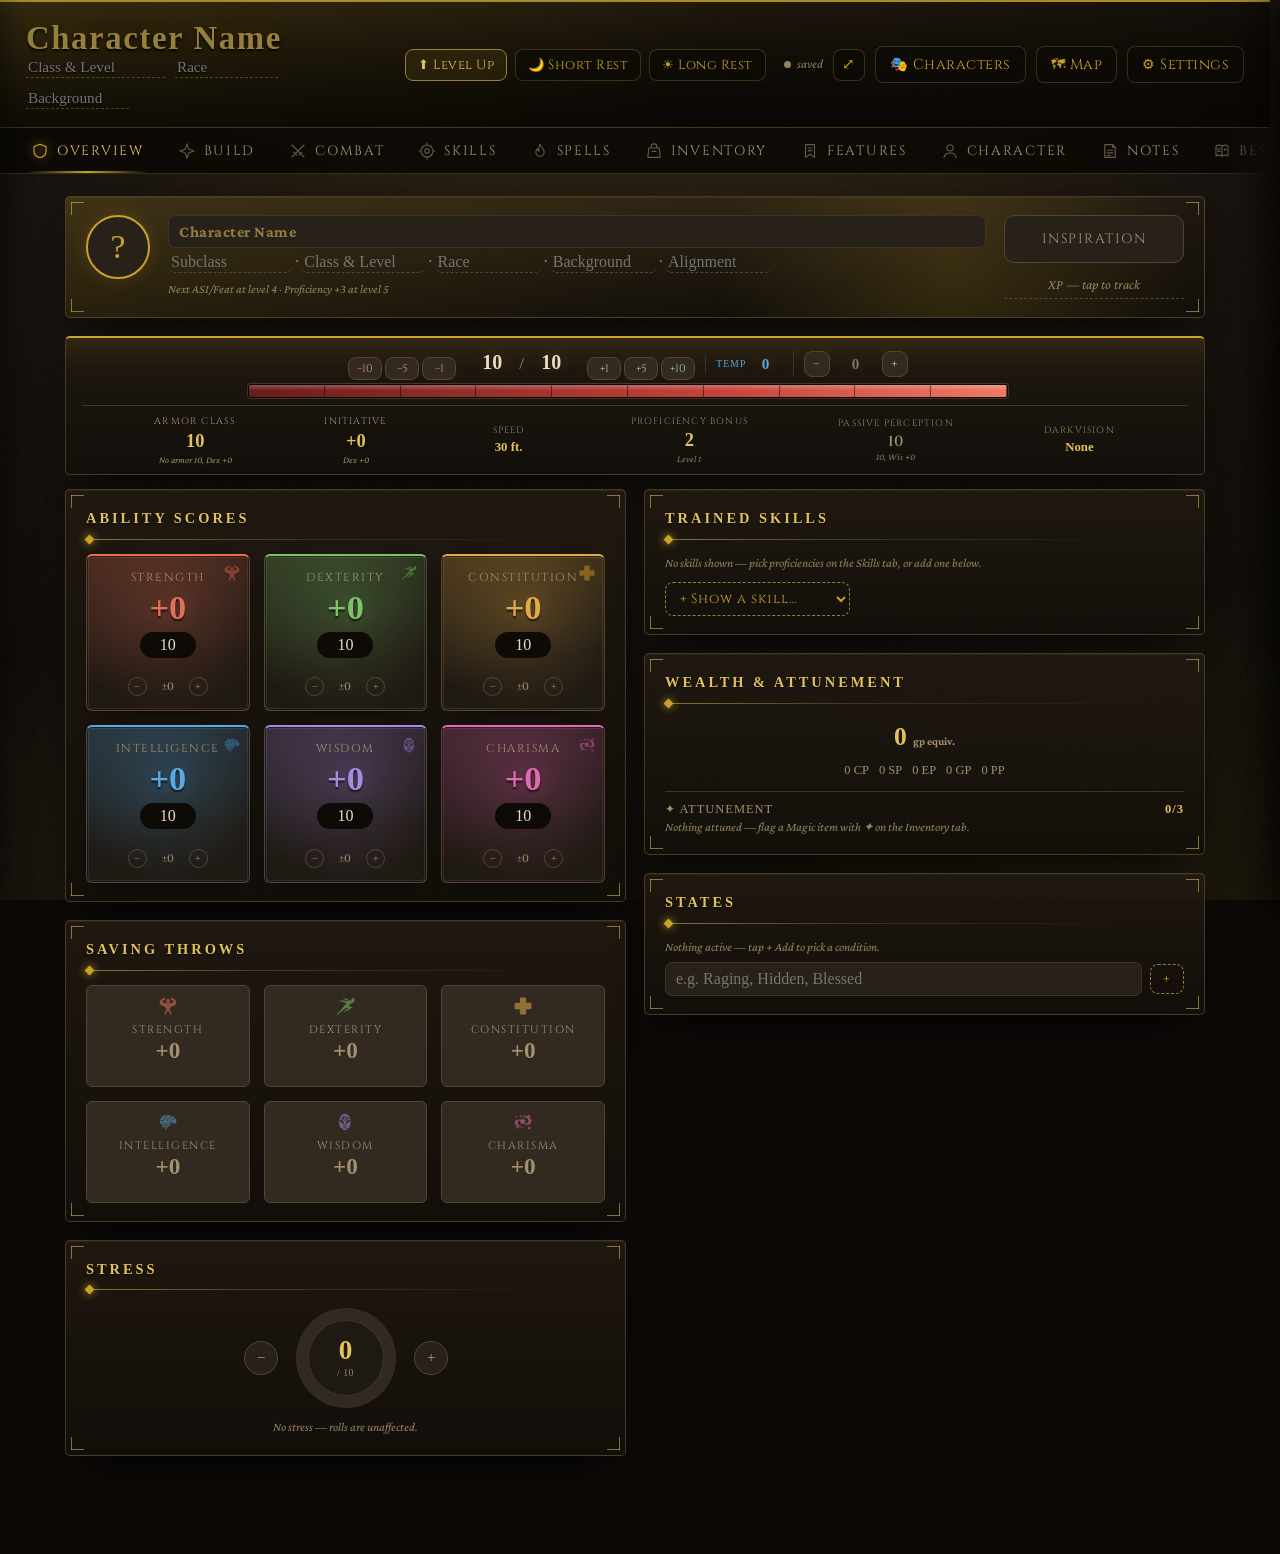
<file: index.html>
<!DOCTYPE html>
<html lang="en">
<head>
<meta charset="UTF-8">
<meta name="viewport" content="width=device-width, initial-scale=1.0">
<title>D&D 5e Character Binder</title>
<link rel="manifest" href="manifest.json">
<meta name="theme-color" content="#14100b">
<link rel="icon" href="icons/icon-192.png" type="image/png">
<link rel="apple-touch-icon" href="icons/apple-touch-icon.png">
<meta name="mobile-web-app-capable" content="yes">
<meta name="apple-mobile-web-app-capable" content="yes">
<meta name="apple-mobile-web-app-status-bar-style" content="black-translucent">
<meta name="apple-mobile-web-app-title" content="5e Binder">
<link rel="preconnect" href="https://fonts.googleapis.com">
<link href="https://fonts.googleapis.com/css2?family=Cinzel:wght@500;700&family=Crimson+Pro:ital,wght@0,400;0,600;1,400&display=swap" rel="stylesheet">
<link rel="stylesheet" href="styles.css">
<link rel="stylesheet" href="immersive.css">
</head>
<body>

<!-- The backdrop: the hero's class art (two layers, for a crossfade) under a fixed shade tinted by the
     class colour (immersive.css; syncHeaderArt() in app.js picks the picture). -->
<div class="scene" id="scene" aria-hidden="true">
  <div class="scene-art" id="sceneArtA"></div>
  <div class="scene-art" id="sceneArtB"></div>
  <div class="scene-shade"></div>
</div>

<header>
  <div class="title-block">
    <span class="hdr-sigil" id="hdrSigil" aria-hidden="true"></span>
    <div class="title-text">
      <input id="charNameHeader" data-bind="name" placeholder="Character Name" autocomplete="off">
      <div class="subtitle">
        <input data-bind="classLevel" placeholder="Class &amp; Level" size="14">
        <input data-bind="race" placeholder="Race" size="10">
        <input data-bind="background" placeholder="Background" size="10">
      </div>
    </div>
  </div>
  <div class="rest-inline">
    <button class="icon-btn sm lvlup-btn" id="levelUpBtn" aria-label="Level up" title="Walk through this level's HP, ASI/Feat and a reminder of what's new">⬆ <span class="btn-lbl">Level Up</span></button>
    <button class="icon-btn sm" id="shortRestBtn" aria-label="Short rest" title="Spend hit dice to heal; Warlock pact slots return.">🌙 <span class="btn-lbl">Short Rest</span></button>
    <button class="icon-btn sm" id="longRestBtn" aria-label="Long rest" title="Full HP, all slots, half your hit dice back.">☀ <span class="btn-lbl">Long Rest</span></button>
  </div>
  <div class="header-right">
    <span id="saveStatus" class="save-status" role="status" aria-live="polite">saved</span>
    <button type="button" class="chud-wide-btn" data-widetoggle aria-label="Toggle wide layout" title="Widen the layout for more room" aria-pressed="false">⤢</button>
    <button class="icon-btn" id="charsBtn" aria-label="Characters" title="Choose or manage characters">🎭 <span class="btn-lbl">Characters</span></button>
    <button class="icon-btn" id="mapBtn" aria-label="Map" title="Open the map">🗺 <span class="btn-lbl">Map</span></button>
    <button class="icon-btn" id="settingsBtn" aria-label="Settings" title="Back up, import or reset characters">⚙ <span class="btn-lbl">Settings</span></button>
  </div>
</header>

<div class="safety-bar" id="safetyBar" role="status" aria-live="polite" hidden></div>

<nav id="tabs" role="tablist" aria-label="Character sheet sections"></nav>

<main id="pages"></main>

<div class="char-select" id="charSelect">
  <!-- Same bilingual control as Settings → Language, so a Hebrew reader can switch before opening a sheet. -->
  <span class="lang-seg cs-lang" role="group" aria-label="Language / שפה" translate="no">
    <button type="button" class="lang-opt" data-lang="en" lang="en" aria-pressed="false">English</button>
    <button type="button" class="lang-opt" data-lang="he" lang="he" aria-pressed="false">עברית</button>
  </span>
  <div class="cs-inner">
    <h1 class="cs-title">Choose Your Adventurer</h1>
    <p class="cs-sub">Tap a character to open their sheet. Everything saves automatically as you play.</p>
    <div class="cs-grid" id="csGrid"></div>
    <button class="cs-back" id="csBack">↩ Back to the current sheet</button>
    <input type="file" id="csImportFile" accept=".json,application/json" style="display:none">
  </div>
</div>

<div class="wiz-shell" id="wizShell">
  <div class="wiz-backdrop" id="wizBackdrop"><div class="wiz-bd-layer"></div><div class="wiz-bd-layer"></div></div>
  <canvas id="wizEmbers"></canvas>
  <div class="wiz-tint-layer"></div>
  <div class="wiz-vignette"></div>
  <div class="wiz-veil" id="wizVeil"></div>
  <div class="wiz-topbar">
    <div class="wiz-tag"><span id="wizTopRoman">I</span> · <b id="wizTopLabel">Concept</b></div>
    <button class="wiz-exit" id="wizExitBtn" type="button">Exit to manual Build</button>
  </div>
  <div class="wiz-scenewrap" id="wizSceneWrap"></div>
  <div class="wiz-rail-fixed">
    <button class="wiz-rail-nav" id="wizBack" type="button">‹ Back</button>
    <div class="wiz-rail-track" id="wizRailTrack"></div>
    <button class="wiz-rail-nav primary" id="wizNext" type="button">Continue ›</button>
  </div>
</div>

<!-- The atlas: several maps, each a picture with pins (map.js). Pan with one finger, pinch with two. -->
<div class="modal-bg map-modal-bg" id="mapModal">
  <div class="map-shell">
    <div class="map-top">
      <div class="map-tabs" id="mapTabs"></div>
      <input type="file" id="mapImageFile" accept="image/*" style="display:none">
      <button class="icon-btn sm map-menu-btn" id="mapMenuBtn" title="Rename this map, change its picture or delete it" aria-label="Map options">⋯</button>
      <button class="close-x" id="mapClose" aria-label="Close the map">✕</button>
    </div>
    <div class="map-menu" id="mapMenu" hidden>
      <input type="text" id="mapNameInput" placeholder="Map name" maxlength="40" dir="auto">
      <button class="icon-btn sm" id="mapReplaceBtn" title="Swap in a new picture — the pins keep their places">🖼 Change picture</button>
      <button class="icon-btn sm danger" id="mapDeleteBtn">Delete map</button>
      <button class="icon-btn sm" id="mapMenuDone">Done</button>
    </div>
    <div class="map-stage" id="mapStage">
      <div class="map-empty" id="mapEmpty">
        <span class="map-empty-mark" aria-hidden="true">🗺</span>
        <p>Add a picture of your game's map, then pin your party's position, places and quests on it. You can keep several maps — a world, a city, a dungeon.</p>
        <button class="icon-btn" id="mapUploadBtnBig">🖼 Add a map picture</button>
      </div>
      <div class="map-viewport" id="mapViewport">
        <img id="mapImg" class="map-img" alt="Campaign map" draggable="false">
        <div id="mapPinLayer" class="map-pin-layer"></div>
      </div>
      <div class="map-hint" id="mapHint" hidden></div>
      <aside class="map-pinlist" id="mapPinList" hidden></aside>
      <div class="map-dock" id="mapDock">
        <div class="map-dock-group">
          <button type="button" class="map-tool map-pintool" data-pintype="party" title="Mark where your party is">📍<span>Party</span></button>
          <button type="button" class="map-tool map-pintool" data-pintype="place" title="Mark a town, a keep, a landmark">🏰<span>Place</span></button>
          <button type="button" class="map-tool map-pintool" data-pintype="quest" title="Mark a quest">⭐<span>Quest</span></button>
          <button type="button" class="map-tool map-pintool" data-pintype="waypoint" title="Mark a waypoint">🚩<span>Waypoint</span></button>
          <button type="button" class="map-tool map-pintool" data-pintype="danger" title="Mark a danger">☠️<span>Danger</span></button>
        </div>
        <div class="map-dock-group">
          <button type="button" class="map-tool" id="mapPinsBtn" title="List this map's pins">☰<span>Pins</span></button>
          <button type="button" class="map-tool" id="mapZoomOut" title="Zoom out" aria-label="Zoom out">−</button>
          <button type="button" class="map-tool" id="mapZoomReset" title="Fit the whole map on screen">⤢<span>Fit</span></button>
          <button type="button" class="map-tool" id="mapZoomIn" title="Zoom in" aria-label="Zoom in">+</button>
        </div>
      </div>
    </div>
    <div class="map-selected-bar" id="mapSelectedBar">
      <div class="map-seltype" id="mapSelType"></div>
      <input type="text" id="mapSelLabel" placeholder="Label" maxlength="40" dir="auto">
      <input type="text" id="mapSelNote" placeholder="Note (optional)" maxlength="160" dir="auto">
      <button class="icon-btn sm danger" id="mapPinRemoveBtn">Remove</button>
      <button class="icon-btn sm" id="mapPinDoneBtn">Done</button>
    </div>
  </div>
</div>

<div class="modal-bg" id="settingsModal">
  <div class="modal settings-modal" role="dialog" aria-modal="true" aria-labelledby="settingsTitle">
    <button class="close-x" id="settingsClose" aria-label="Close settings">✕</button>
    <h2 id="settingsTitle">Settings</h2>
    <p>Your characters auto-save in this browser only, and the browser can clear that storage. Back up now and then to keep them safe, or to move them to another device.</p>
    <p class="backup-info" id="backupInfo"></p>
    <!-- The one place the UI language is switched. translate="no" + fixed bilingual text, so it reads
         the same in either language and the Hebrew overlay (i18n.js) never touches it. -->
    <div class="settings-group lang-group" translate="no">
      <div class="settings-row lang-row">
        <span class="settings-ico">🌐</span>
        <span class="settings-txt"><b>Language · שפה</b></span>
        <span class="lang-seg" role="group" aria-label="Language / שפה">
          <button type="button" class="lang-opt" data-lang="en" lang="en" aria-pressed="false">English</button>
          <button type="button" class="lang-opt" data-lang="he" lang="he" aria-pressed="false">עברית</button>
        </span>
      </div>
    </div>
    <div class="settings-group">
    </div>
    <div class="settings-group">
      <button class="icon-btn settings-row" id="exportBtn"><span class="settings-ico">⇩</span><span class="settings-txt"><b>Back up this character</b><small>Save this sheet as a dated .json file</small></span></button>
      <button class="icon-btn settings-row" id="exportAllBtn"><span class="settings-ico">⇊</span><span class="settings-txt"><b>Back up all characters</b><small>Every hero on this device in one file</small></span></button>
      <button class="icon-btn settings-row" id="importBtn"><span class="settings-ico">⇧</span><span class="settings-txt"><b>Import / restore</b><small>A character or full backup file — added as new heroes, nothing overwritten</small></span></button>
      <input type="file" id="importFile" accept=".json,application/json" style="display:none">
    </div>
    <div class="settings-group settings-danger">
      <button class="icon-btn settings-row danger" id="resetBtn"><span class="settings-ico">↺</span><span class="settings-txt"><b>Reset this character</b><small>Wipes this sheet back to a blank one</small></span></button>
    </div>
    <p class="settings-credit">Class, ability, damage-type and spell icons by <a href="https://game-icons.net" target="_blank" rel="noopener">game-icons.net</a> (CC BY 3.0) — Lorc, Delapouite, Skoll, sbed, carl-olsen.</p>
  </div>
</div>

<script src="data-classes-races.js"></script>
<script src="data-spells.js"></script>
<script src="data-rules.js"></script>
<script src="data-items.js"></script>
<script src="data-equipment.js"></script>
<script src="data-libraries.js"></script>
<script src="data-backgrounds.js"></script>
<script src="i18n-he.js"></script>
<script src="i18n-he-spells.js"></script>
<script src="i18n-he-features.js"></script>
<script src="i18n-he-rules.js"></script>
<script src="i18n-he-weapons.js"></script>
<script src="i18n.js"></script>
<script src="app.js"></script>
<script src="wizard.js"></script>
<script src="media.js"></script>
<script src="map.js"></script>
<script src="bestiary.js"></script>
<script>
if ('serviceWorker' in navigator) {
  window.addEventListener('load', () => navigator.serviceWorker.register('sw.js'));
}
</script>
</body>
</html>
</file>
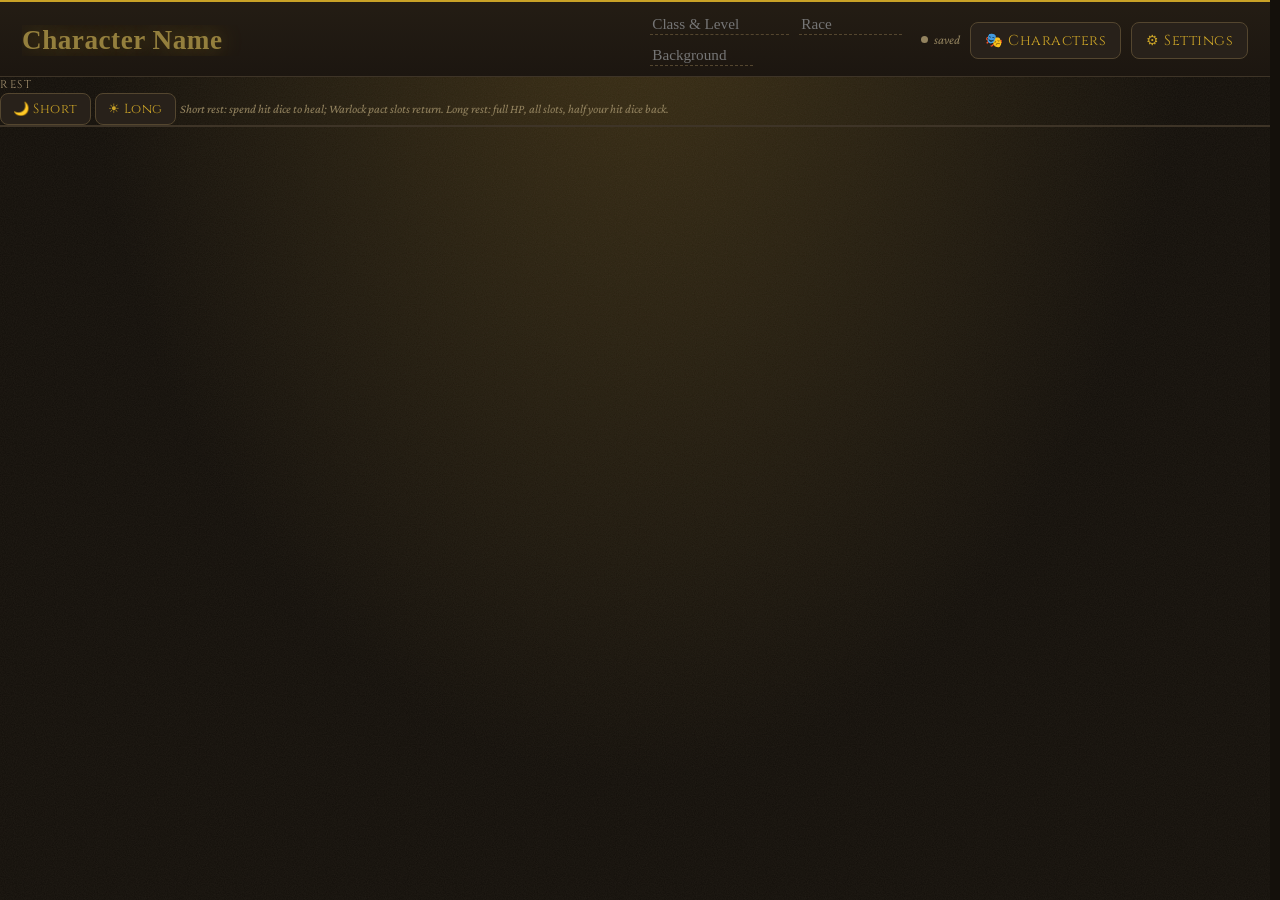
<file: character-binder.html>
<!DOCTYPE html>
<html lang="en">
<head>
<meta charset="UTF-8">
<meta name="viewport" content="width=device-width, initial-scale=1.0">
<title>D&D 5e Character Binder</title>
<link rel="preconnect" href="https://fonts.googleapis.com">
<link href="https://fonts.googleapis.com/css2?family=Cinzel:wght@500;700&family=Crimson+Pro:ital,wght@0,400;0,600;1,400&display=swap" rel="stylesheet">
<link rel="stylesheet" href="styles.css">
</head>
<body>

<header>
  <div class="title-block">
    <input id="charNameHeader" data-bind="name" placeholder="Character Name" autocomplete="off">
    <div class="subtitle">
      <input data-bind="classLevel" placeholder="Class &amp; Level" size="14">
      <input data-bind="race" placeholder="Race" size="10">
      <input data-bind="background" placeholder="Background" size="10">
    </div>
  </div>
  <div class="header-right">
    <span id="saveStatus">saved</span>
    <button class="icon-btn" id="charsBtn" title="Choose or manage characters">🎭 Characters</button>
    <button class="icon-btn" id="settingsBtn">⚙ Settings</button>
  </div>
</header>

<div class="rest-bar">
  <span class="stat-label" style="margin:0">Rest</span>
  <button class="icon-btn sm" id="shortRestBtn">🌙 Short</button>
  <button class="icon-btn sm" id="longRestBtn">☀ Long</button>
  <span class="prep-note" id="restNote" style="margin:0;flex:1 1 220px">Short rest: spend hit dice to heal; Warlock pact slots return. Long rest: full HP, all slots, half your hit dice back.</span>
</div>

<nav id="tabs"></nav>

<main id="pages"></main>

<div class="char-select" id="charSelect">
  <div class="cs-inner">
    <h1 class="cs-title">Choose Your Adventurer</h1>
    <p class="cs-sub">Tap a character to open their sheet. Everything saves automatically as you play.</p>
    <div class="cs-grid" id="csGrid"></div>
    <button class="cs-back" id="csBack">↩ Back to the current sheet</button>
    <input type="file" id="csImportFile" accept=".json,application/json" style="display:none">
  </div>
</div>

<div class="modal-bg" id="settingsModal">
  <div class="modal">
    <button class="close-x" id="settingsClose">✕</button>
    <h2>Settings</h2>
    <p>Your character auto-saves in this browser. Use export to back up or move between devices.</p>
    <button class="icon-btn" id="exportBtn">Export character (JSON)</button>
    <button class="icon-btn" id="importBtn">Import character (JSON)</button>
    <input type="file" id="importFile" accept=".json,application/json" style="display:none">
    <button class="icon-btn danger" id="resetBtn">Reset this character</button>
  </div>
</div>

<script src="data-classes-races.js"></script>
<script src="data-spells.js"></script>
<script src="data-rules.js"></script>
<script src="data-items.js"></script>
<script src="data-equipment.js"></script>
<script src="data-libraries.js"></script>
<script src="app.js"></script>
</body>
</html>
</file>
<file: styles.css>
:root{
  --bg:#14100b;
  --panel:#1f1913;
  --panel2:#28211a;
  --panel3:#322920;
  --border:#3e3427;
  --border-lt:#54462f;
  --gold:#c9a227;
  --gold-lt:#e3c15c;
  --gold-dim:#947f3d;
  --text:#e9ddc7;
  --muted:#a3906f;
  --faint:#93835f;
  --red:#e07566;
  --green:#6f9e63;
  --ink:#0e0b07;
  --ember:#ff8a3d;
  --ember-lt:#ffd08a;
}
*{box-sizing:border-box;margin:0;padding:0}
/* Always keep room for the scrollbar: otherwise switching between a tab long enough to scroll and a
   short one (Bestiary, Notes) adds/removes it, and the whole page jumps sideways by its width. */
html{height:100%;scrollbar-gutter:stable}
/* min-height, not height: a body pinned to exactly one viewport tall is the containing block for
   the sticky tab strip, so the strip stopped sticking after the first screenful of a long tab. */
body{min-height:100%}
body{
  background:var(--bg);
  background-image:radial-gradient(ellipse at 50% -10%, #241c12 0%, var(--bg) 60%);
  color:var(--text);
  font-family:'Crimson Pro',Georgia,serif;
  font-size:17px;
  line-height:1.45;
  -webkit-font-smoothing:antialiased;
}
h1,h2,h3,.tab-btn,.stat-label,.ability-name,button{font-family:'Cinzel',Georgia,serif}

/* ---------- Scrollbars ---------- */
/* The default OS scrollbar (light gray/white) looked out of place against this dark parchment
   theme — every scrollable area (page body, search dropdowns, skill pickers) now matches it. */
*{scrollbar-width:thin;scrollbar-color:var(--gold-dim) var(--panel2)}
*::-webkit-scrollbar{width:10px;height:10px}
*::-webkit-scrollbar-track{background:var(--panel2)}
*::-webkit-scrollbar-thumb{background:var(--gold-dim);border-radius:6px;border:2px solid var(--panel2)}
*::-webkit-scrollbar-thumb:hover{background:var(--gold)}
/* Chromium draws its own light-gray up/down arrow buttons at each end of a scrollbar by default,
   even with the thumb/track above recolored — the Backstory box is tall enough to actually show
   a scrollbar now, and those default arrows would clash against everything above. */
*::-webkit-scrollbar-button{display:none}

/* ---------- Header ---------- */
header{
  display:flex;align-items:center;gap:16px;flex-wrap:wrap;
  padding:14px 22px 10px;
  border-bottom:1px solid var(--border);
  background:linear-gradient(180deg,#241d14,#1c1610);
}
.title-block{flex:1;min-width:240px}
#charNameHeader{
  background:transparent;border:none;color:var(--gold-lt);
  font-family:'Cinzel',serif;font-size:1.7rem;font-weight:700;
  width:100%;outline:none;letter-spacing:.5px;
}
#charNameHeader::placeholder{color:var(--gold-dim)}
.subtitle{display:flex;gap:10px;flex-wrap:wrap}
.subtitle input{
  background:transparent;border:none;border-bottom:1px dashed var(--border-lt);
  color:var(--muted);font-family:'Crimson Pro',serif;font-size:.95rem;
  outline:none;padding:1px 2px;
}
.subtitle input:focus{border-bottom-color:var(--gold)}
.header-right{display:flex;align-items:center;gap:10px}
#saveStatus{color:var(--faint);font-size:.85rem;font-style:italic;transition:color .3s}
#saveStatus.flash{color:var(--green)}
.icon-btn{
  background:var(--panel2);border:1px solid var(--border-lt);color:var(--gold);
  border-radius:8px;padding:8px 14px;font-size:.9rem;cursor:pointer;letter-spacing:.5px;
}
.icon-btn:hover{background:var(--panel3);border-color:var(--gold-dim)}
.icon-btn.sm{padding:6px 12px;font-size:.82rem}
/* Rest controls — folded into the header itself instead of a separate bar, so it stays
   compact and shows up on every tab without costing an extra strip of vertical space. */
.rest-inline{display:flex;align-items:center;gap:8px;flex-wrap:wrap}
/* Wide-mode toggle — a single global button in the header (not per-tab) so it's the same tap
   target everywhere instead of only existing on Overview/Combat, where it used to live inside
   the Combat HUD strip. */
.chud-wide-btn{
  flex:0 0 auto;display:flex;align-items:center;justify-content:center;
  width:32px;height:32px;background:var(--panel2);border:1px solid var(--border-lt);border-radius:8px;
  color:var(--gold);font-size:.95rem;cursor:pointer;line-height:1;
  transition:background .15s ease,border-color .15s ease,color .15s ease;
}
.chud-wide-btn:hover{background:var(--panel3);border-color:var(--gold-dim)}
.chud-wide-btn.on{background:var(--gold-dim);border-color:var(--gold);color:var(--gold-lt)}

/* ---------- Tabs ---------- */
nav{
  display:flex;overflow-x:auto;gap:2px;
  padding:0 14px;background:#171209;
  border-bottom:2px solid var(--border);
  scrollbar-width:none;
}
nav::-webkit-scrollbar{display:none}
.tab-btn{
  background:transparent;border:none;color:var(--muted);
  padding:13px 18px 11px;font-size:.92rem;letter-spacing:1px;cursor:pointer;
  border-bottom:3px solid transparent;white-space:nowrap;text-transform:uppercase;
}
.tab-btn:hover{color:var(--text)}
.tab-btn.active{color:var(--gold-lt);border-bottom-color:var(--gold)}
main{max-width:1180px;margin:0 auto;padding:22px 20px 80px;transition:max-width .2s ease}
/* Wide mode: a UI-only preference toggled from the Combat HUD (⤢ button) — the 1180px column
   reads fine for most panels but crowds the Combat tab's card grid and turn plan on a big
   screen. body-level, not main-level, so it applies the moment it's toggled regardless of
   which tab is showing. */
body.wide-mode main{max-width:min(1700px,96vw)}
.tab-page{display:none;animation:fadein .18s ease}
.tab-page.active{display:block}
@keyframes fadein{from{opacity:0;transform:translateY(4px)}to{opacity:1;transform:none}}

/* ---------- Panels & layout ---------- */
.panel{
  background:var(--panel);border:1px solid var(--border);border-radius:12px;
  padding:16px 18px;margin-bottom:18px;
  box-shadow:0 2px 10px rgba(0,0,0,.35);
}
.panel h2{
  color:var(--gold);font-size:.95rem;letter-spacing:2px;text-transform:uppercase;
  margin-bottom:12px;padding-bottom:8px;border-bottom:1px solid var(--border);
  display:flex;justify-content:space-between;align-items:center;
}
.grid{display:grid;gap:18px}
.g2{grid-template-columns:repeat(auto-fit,minmax(320px,1fr))}
.g3{grid-template-columns:repeat(auto-fit,minmax(240px,1fr))}

/* ---------- Build screen: character-select style class/heritage picker ---------- */
/* Build = two summary cards (Class, Heritage), each a short art banner over its own details.
   The full class/heritage lists stay folded away until "Change class/heritage" opens them as a
   tile grid under the card — no inner scroll boxes and no half-screen art, so the whole page
   fits a portrait tablet. Side by side on wide screens; stacked (each list right under its own
   card, via `order`) below 900px. Same S.classId/S.raceId state and applyBuild() underneath. */
.build-panel{
  --accent:var(--gold); --accent-dim:rgba(201,162,39,.18);
  transition:border-color .25s ease;
}
.build-panel .prep-note{position:relative;z-index:1}
.bCards{display:grid;grid-template-columns:1fr 1fr;gap:14px;margin-bottom:12px;align-items:stretch}
#bHero{order:1} #bHeroMini{order:2} .bPickerClass{order:3} .bPickerRace{order:4}

.bCard{
  position:relative;display:flex;flex-direction:column;min-width:0;
  background:var(--ink);border:1px solid var(--border-lt);border-top:2px solid var(--accent);
  border-radius:14px;overflow:hidden;box-shadow:0 10px 24px rgba(0,0,0,.35);
  transition:border-color .25s ease;
}
.bCardRace{border-top-color:var(--gold-dim)}

/* ---- art banner ---- */
.bArt{position:relative;flex:0 0 auto;height:170px;overflow:hidden;background:var(--ink)}
.bLayer{position:absolute;inset:0;width:100%;height:100%;object-fit:cover;object-position:center 40%;opacity:0;transition:opacity 1s ease}
.bLayer.visible{opacity:1}
.bBgA,.bBgB{filter:saturate(1.05)}
.bMbgA,.bMbgB{filter:blur(22px) brightness(.45) saturate(1.2)}
.bMiniPortraitWrap{position:absolute;top:0;bottom:0;inset-inline-end:6%;width:min(48%,250px);pointer-events:none}
.bMportA,.bMportB{
  object-position:center 22%;
  /* fully transparent before the wrap's side edges (58% × 84% < 50%), so no seam shows on bright art */
  -webkit-mask-image:radial-gradient(ellipse 58% 70% at 50% 40%,#000 46%,transparent 84%);
  mask-image:radial-gradient(ellipse 58% 70% at 50% 40%,#000 46%,transparent 84%);
}
.bScrim{
  position:absolute;inset:0;pointer-events:none;
  background:
    linear-gradient(to top,rgba(8,6,4,.94) 0%,rgba(8,6,4,.4) 42%,transparent 72%),
    linear-gradient(to right,rgba(8,6,4,.6) 0%,transparent 55%);
}
/* Art swatches (S.art) — top start corner, opposite the prev/next arrows. */
.bLook{position:absolute;top:10px;inset-inline-start:10px;z-index:3;display:flex;gap:6px}
.bLook[hidden]{display:none}
.bLookBtn{
  width:44px;height:28px;padding:0;border-radius:6px;cursor:pointer;
  background-color:var(--ink);background-size:cover;background-position:center 30%;
  border:1px solid rgba(255,255,255,.22);box-shadow:0 2px 8px rgba(0,0,0,.6);
  opacity:.72;transition:opacity .15s,border-color .15s,transform .15s;
}
.bLookBtn.bLookRace{width:30px;height:30px;border-radius:50%;background-position:center 18%}
.bLookBtn:hover{opacity:1}
.bLookBtn.on{opacity:1;border:2px solid var(--gold-lt);box-shadow:0 0 0 2px rgba(8,6,4,.7),0 0 14px -2px var(--accent)}
.bFlash{position:absolute;inset:0;z-index:1;pointer-events:none;background:var(--c,var(--gold));opacity:0}
.bFlash.pulse{animation:bFlashPulse .55s ease}
@keyframes bFlashPulse{0%{opacity:.28}100%{opacity:0}}
@media (prefers-reduced-motion:reduce){.bFlash.pulse{animation:none}}

/* Prev/next sit together top-right, clear of the name — flip through without opening the list. */
.bArrows{position:absolute;top:10px;inset-inline-end:10px;z-index:3;display:flex;gap:6px}
.bArrow{
  width:36px;height:36px;border-radius:50%;
  background:rgba(20,16,10,.6);border:1px solid rgba(255,255,255,.18);color:var(--gold-lt);
  font-size:1.1rem;display:flex;align-items:center;justify-content:center;backdrop-filter:blur(4px);
  cursor:pointer;transition:background .15s,border-color .15s;
}
.bArrow:hover{background:rgba(20,16,10,.85);border-color:var(--gold-dim)}

.bArtCap{position:absolute;inset-inline-start:18px;inset-inline-end:18px;bottom:12px;z-index:2}
.bEyebrow{font-family:'Cinzel',serif;text-transform:uppercase;letter-spacing:.22em;font-size:.72rem;color:var(--gold)}
.build-panel .bName{
  font-family:'Cinzel',serif;font-weight:700;text-transform:uppercase;letter-spacing:.02em;
  font-size:clamp(1.2rem,2.3vw,1.55rem);color:var(--gold-lt);margin:2px 0 0;line-height:1.15;
  text-shadow:0 4px 18px rgba(0,0,0,.9);border:none;padding:0;display:block;
}

/* ---- details ---- */
.bBody{display:flex;flex-direction:column;gap:12px;padding:14px 18px 16px;flex:1 1 auto}
.bMeta{display:flex;flex-wrap:wrap;align-items:center;gap:6px 18px}
.bLevelStars:empty,.bStatBars:empty{display:none}
.bLevelStars{color:var(--gold-dim);font-size:.92rem;letter-spacing:1px;white-space:nowrap}
.bStatBars{flex:1 1 220px;display:flex;flex-direction:column;gap:4px;max-width:320px}
.bStatBar{display:grid;grid-template-columns:78px 1fr;align-items:center;gap:8px}
.bStatBarLbl{font-family:'Cinzel',serif;text-transform:uppercase;font-size:.64rem;letter-spacing:.08em;color:var(--muted)}
.bStatBarTrack{height:6px;background:rgba(255,255,255,.09);border-radius:4px;overflow:hidden;box-shadow:inset 0 0 0 1px rgba(0,0,0,.3)}
.bStatBarFill{display:block;height:100%;background:linear-gradient(90deg,var(--accent-dim),var(--accent));border-radius:4px;transition:width .4s ease}
.bFlavor{color:var(--muted);font-style:italic;font-size:.95rem;line-height:1.45;margin:0}

.bFields{display:grid;grid-template-columns:auto minmax(0,1fr);gap:10px;align-items:end}
.bBody label.fld,.bBody div.fld{margin:0;text-align:start}
.bBody div.fld>span:first-child{
  display:block;color:var(--muted);font-size:.78rem;letter-spacing:1.2px;
  text-transform:uppercase;margin-bottom:3px;font-family:'Cinzel',serif;
}
/* label.fld span would otherwise style the stepper wrapper like a caption */
label.fld span.bStepper{
  display:flex;align-items:stretch;margin:0;font:inherit;letter-spacing:0;text-transform:none;
  border:1px solid var(--border-lt);border-radius:8px;overflow:hidden;background:var(--panel2);
}
.bStep{flex:0 0 38px;background:transparent;border:none;color:var(--gold);font-size:1.15rem;cursor:pointer}
.bStep:hover{background:var(--panel3);color:var(--gold-lt)}
.bStepper #levelIn{
  width:48px;text-align:center;border:none;border-inline-start:1px solid var(--border);border-inline-end:1px solid var(--border);
  border-radius:0;background:transparent;-moz-appearance:textfield;appearance:textfield;
}
.bStepper #levelIn::-webkit-inner-spin-button,.bStepper #levelIn::-webkit-outer-spin-button{-webkit-appearance:none;margin:0}

.bChangeBtn{
  margin-top:auto;align-self:flex-start;
  background:transparent;border:1px solid var(--border-lt);color:var(--gold);
  border-radius:8px;padding:8px 14px;min-height:38px;cursor:pointer;font-size:.8rem;
  font-family:'Cinzel',serif;letter-spacing:1px;
}
.bChangeBtn:hover{border-color:var(--gold-dim);background:var(--panel2)}
.bChangeBtn[aria-expanded="true"]{border-color:var(--gold);background:var(--panel2)}

.bChipRow{display:flex;flex-wrap:wrap;gap:6px}
.bChipRow:empty{display:none}
.bChip{
  background:var(--panel2);border:1px solid var(--border-lt);border-radius:999px;
  padding:4px 12px;font-size:.88rem;color:var(--text);white-space:nowrap;
}

.bPillRow{display:flex;flex-wrap:wrap;gap:6px;margin-top:4px}
.bFlexGroup{display:flex;align-items:center;gap:6px;flex-wrap:wrap;padding:2px 0}
.bFlexGroupLbl{font-size:.76rem;color:var(--muted);text-transform:uppercase;letter-spacing:.06em;min-width:44px}
.bPill{
  background:var(--panel2);border:1px solid var(--border);border-radius:999px;color:var(--muted);
  padding:6px 12px;min-height:34px;font-size:.84rem;cursor:pointer;transition:background .15s,color .15s,border-color .15s;
}
.bPill:hover{border-color:var(--gold-dim);color:var(--text)}
.bPill.active{background:var(--gold-dim);border-color:var(--gold);color:var(--ink);font-weight:700}

/* ---- on-demand pickers ---- */
.bPicker{
  grid-column:1/-1;background:var(--panel2);border:1px solid var(--border-lt);border-radius:12px;
  padding:12px 14px 14px;animation:fadein .15s ease;
}
.bPicker[hidden]{display:none}
.bPickerHead{display:flex;align-items:center;gap:10px;margin-bottom:10px;flex-wrap:wrap}
.bPickerHead>span{font-family:'Cinzel',serif;text-transform:uppercase;letter-spacing:.16em;font-size:.76rem;color:var(--gold-dim)}
.bPickerFilter{flex:1 1 160px;max-width:280px;padding:6px 10px}
.bPickerClose{
  margin-inline-start:auto;background:transparent;border:1px solid var(--border-lt);color:var(--muted);
  border-radius:8px;width:34px;height:34px;cursor:pointer;
}
.bPickerClose:hover{border-color:var(--gold-dim);color:var(--gold-lt)}
.bPicker .bRail{display:grid;grid-template-columns:repeat(auto-fill,minmax(150px,1fr));gap:6px}
.bRailGroupLabel{
  grid-column:1/-1;font-family:'Cinzel',serif;text-transform:uppercase;letter-spacing:.14em;
  font-size:.62rem;color:var(--faint);padding:8px 2px 0;
}
.bRailGroupLabel:first-child{padding-top:0}
.bRailItem[hidden],.bRailGroupLabel[hidden]{display:none}
.bRailItem{
  --c:#c9a227;position:relative;cursor:pointer;display:flex;align-items:center;gap:9px;min-width:0;
  padding:5px 8px;border-radius:9px;border:1px solid var(--border);background:rgba(0,0,0,.18);
  transition:background .15s ease,border-color .15s ease;
}
.bRailItem:hover{background:rgba(255,255,255,.05);border-color:var(--border-lt)}
.bRailItem.active{
  background:linear-gradient(90deg,color-mix(in srgb,var(--c) 22%,transparent),transparent 90%);
  border-color:var(--c);
}
.bThumb{
  flex:0 0 auto;width:38px;height:38px;background-size:cover;background-position:center top;
  border-radius:7px;border:1px solid rgba(255,255,255,.14);filter:saturate(.75) brightness(.8);
}
.bRailItem.active .bThumb{filter:none;border-color:var(--c)}
.bLabel{
  font-family:'Cinzel',serif;text-transform:uppercase;letter-spacing:.03em;font-size:.76rem;
  color:var(--muted);white-space:nowrap;overflow:hidden;text-overflow:ellipsis;
}
.bRailItem.active .bLabel{color:var(--gold-lt);font-weight:700}

@media (max-width:900px){
  .bCards{grid-template-columns:1fr}
  #bHero{order:1} .bPickerClass{order:2} #bHeroMini{order:3} .bPickerRace{order:4}
  .bArt{height:150px}
}
@media (max-width:640px){
  .bArt{height:130px}
  .bBody{padding:12px 14px 14px}
  .bPicker .bRail{grid-template-columns:repeat(auto-fill,minmax(130px,1fr))}
}

/* ---------- Build ▸ Customize defaults ---------- */
/* The summary line above stays the everyday view; this is the "actually, mine is different"
   drawer under it. Each row pairs the live value (editable) with the rules value beside it in
   fine print, so overriding something never hides what the book would have given you. An
   overridden row lights its left edge gold — the same "this one is yours" signal the feature
   cards use for their source spine. */
.bCustom{margin-block:2px 0;margin-inline:6px 0}
.bCustomBtn{
  background:transparent;border:1px dashed var(--gold-dim);color:var(--gold);
  border-radius:8px;padding:6px 14px;cursor:pointer;font-size:.8rem;
  font-family:'Cinzel',serif;letter-spacing:1px;
}
.bCustomBtn:hover{background:var(--panel2)}
.bCustomBtn.on{border-style:solid;background:var(--panel2)}
.bCustomBody{
  display:grid;grid-template-columns:repeat(auto-fit,minmax(260px,1fr));gap:10px;
  margin-top:10px;padding:12px;background:var(--panel);border:1px solid var(--border);border-radius:10px;
}
.bcRow{
  background:var(--panel2);border:1px solid var(--border);border-inline-start:3px solid transparent;
  border-radius:8px;padding:9px 11px;
}
.bcRow.on{border-inline-start-color:var(--gold)}
.bcTop{display:flex;align-items:center;gap:7px;flex-wrap:wrap;margin-bottom:6px}
.bcLbl{font-size:.84rem;color:var(--text);font-weight:600}
.bcTag{
  font-size:.62rem;text-transform:uppercase;letter-spacing:.1em;color:var(--ink);
  background:var(--gold);border-radius:999px;padding:2px 7px;
}
.bcRules{margin-inline-start:auto;font-size:.72rem;color:var(--faint);font-style:italic;white-space:nowrap}
.bcReset{
  background:transparent;border:1px solid var(--border-lt);color:var(--muted);
  border-radius:6px;width:26px;height:24px;cursor:pointer;font-size:.9rem;line-height:1;flex-shrink:0;
}
.bcReset:hover{color:var(--gold);border-color:var(--gold)}
.bcIn{width:100%}
.bcRow .bPillRow{margin-top:0}
.bcRow .bPill{padding:4px 10px;font-size:.78rem}
.bcSlots{display:grid;grid-template-columns:repeat(auto-fit,minmax(52px,1fr));gap:5px}
.bcSlot{display:flex;flex-direction:column;gap:2px}
.bcSlot span{font-size:.66rem;color:var(--faint);text-align:center;letter-spacing:.05em}
.bcSlot input{width:100%;text-align:center;padding:4px 2px}
.bcHint{font-size:.72rem;color:var(--faint);font-style:italic;margin-top:6px;line-height:1.4}
.bcAuto{
  grid-column:1/-1;display:flex;align-items:flex-start;gap:9px;
  background:var(--panel2);border:1px solid var(--border);border-radius:8px;padding:10px 12px;
  font-size:.78rem;color:var(--muted);line-height:1.45;cursor:pointer;
}
.bcAuto input{width:auto;flex-shrink:0;margin-top:2px}
.bcAuto b{color:var(--text)}

/* Scope toggle on the Features tab's two search boxes — "yours" vs. the whole library. */
.lib-scope{
  background:transparent;border:1px solid var(--border);color:var(--faint);
  border-radius:999px;padding:6px 14px;cursor:pointer;font-size:.78rem;white-space:nowrap;
}
.lib-scope:hover{border-color:var(--gold-dim);color:var(--text)}
.lib-scope.on{border-color:var(--gold);color:var(--gold)}
/* "None" row in the themed suggestion modal — a way out of a wrong pick, kept visually quieter
   than the real options so it never reads as one of them. */
.sel-opt-clear span{color:var(--muted)}


/* ---------- Inputs ---------- */
input[type=text],input[type=number],textarea,select{
  background:var(--panel2);border:1px solid var(--border);border-radius:7px;
  color:var(--text);font-family:'Crimson Pro',serif;font-size:1rem;
  padding:7px 10px;outline:none;width:100%;
}
input:focus,textarea:focus,select:focus{border-color:var(--gold-dim)}
/* Campaign notes get typed in Hebrew as often as English — unicode-bidi:plaintext reads each
   field's own text and lays it out right-to-left or left-to-right per its actual first strong
   character (the CSS equivalent of the HTML dir="auto" a few search boxes already used), instead
   of forcing every field to the page's base left-to-right direction regardless of what's typed. */
input[type=text],textarea{unicode-bidi:plaintext}
/* Every textarea in the app is now auto-grown by JS to fit what's typed (see autoGrow in
   app.js), so a manual resize handle is redundant at best and at worst lets you drag it smaller
   than its own content, hiding text behind a scrollbar again. overflow:hidden guards the same
   case. min-height is just the empty-box starting point before anything's typed. */
textarea{resize:none;overflow:hidden;min-height:80px;line-height:1.5}
input[type=number]{-moz-appearance:textfield}
input[type=number]::-webkit-inner-spin-button{-webkit-appearance:none}
label.fld{display:block;margin-bottom:10px}
label.fld span{
  display:block;color:var(--muted);font-size:.78rem;letter-spacing:1.2px;
  text-transform:uppercase;margin-bottom:3px;font-family:'Cinzel',serif;
}

/* ---------- Vitals: same elemental accents as ability cards, applied to the real tiles ---------- */
.stat-dc{border-top:2px solid #a58ce0}.stat-dc .big{color:#a58ce0;text-shadow:0 0 14px rgba(165,140,224,.35)}

/* ---------- Ability cards ---------- */
/* Each ability gets its own elemental accent color (STR fire, DEX verdant, CON amber earth,
   INT arcane blue, WIS violet insight, CHA rose) instead of one flat gold for all six —
   a soft radial glow, a lit top edge, and a faint watermark rune make the grid feel alive. */
.abilities{display:grid;grid-template-columns:repeat(auto-fit,minmax(150px,1fr));gap:14px}
.ability{
  --accent:var(--gold); --accent-dim:rgba(201,162,39,.18);
  background:linear-gradient(165deg,var(--accent-dim),var(--panel) 68%);
  border:1px solid var(--border-lt); border-top:2px solid var(--accent);
  border-radius:14px;
  text-align:center;padding:14px 6px 14px;position:relative;overflow:hidden;
  transition:transform .18s ease,box-shadow .2s ease,border-color .18s ease;
}
.ability::before{
  content:'';position:absolute;top:-40%;left:50%;width:150%;height:150%;
  transform:translateX(-50%);background:radial-gradient(circle,var(--accent-dim) 0%,transparent 62%);
  pointer-events:none;
}
.ability:hover{transform:translateY(-3px);box-shadow:0 10px 26px -8px var(--accent-dim);border-top-color:var(--accent)}
.ability.ab-str{--accent:#e0705a;--accent-dim:rgba(224,112,90,.22)}
.ability.ab-dex{--accent:#7dc26a;--accent-dim:rgba(125,194,106,.22)}
.ability.ab-con{--accent:#e0ab4a;--accent-dim:rgba(224,171,74,.22)}
.ability.ab-int{--accent:#5aa9e0;--accent-dim:rgba(90,169,224,.22)}
.ability.ab-wis{--accent:#a58ce0;--accent-dim:rgba(165,140,224,.22)}
.ability.ab-cha{--accent:#e06bb0;--accent-dim:rgba(224,107,176,.22)}
.ability-icon{position:absolute;top:6px;inset-inline-end:9px;font-size:1rem;opacity:.4;z-index:1;filter:saturate(1.3);color:var(--accent)}
/* Full ability names ("INTELLIGENCE", "CONSTITUTION"...) are one unbreakable uppercase word —
   in a narrow card (e.g. Overview's half-width column) that word is wider than the card, so
   without a break it either overflows past the edge or runs straight through the corner icon.
   overflow-wrap lets it fold onto a second line instead; the right padding keeps that fold clear
   of the icon rather than tucking a wrapped line underneath it. */
.ability-name{
  color:var(--muted);font-size:.72rem;letter-spacing:1.5px;text-transform:uppercase;
  position:relative;z-index:1;padding:0 14px;overflow-wrap:break-word;
}
.ability .mod{
  color:var(--accent);font-size:1.9rem;font-weight:700;font-family:'Cinzel',serif;line-height:1.2;
  position:relative;z-index:1;text-shadow:0 0 18px var(--accent-dim);
}
.ability input{
  width:56px;margin:4px auto 0;text-align:center;font-size:1rem;
  background:var(--ink);border-radius:20px;padding:3px;
  position:relative;z-index:1;border:1px solid transparent;
}
.ability input:focus{border-color:var(--accent)}
.save-dot-row{display:flex;justify-content:center;margin-top:6px}
.ab-race{color:var(--faint);font-size:.7rem;margin-top:3px;min-height:.95em;position:relative;z-index:1}
.ab-race b{color:var(--gold-dim);font-weight:600}
/* Temporary ability adjustment stepper — always present (like the Stress widget) so a penalty
   from ability damage/poison, or a temporary buff, can be set and cleared without leaving this
   card, and the ±0 badge makes it obvious at a glance whether one is currently active. */
.ab-temp-row{display:flex;align-items:center;justify-content:center;gap:5px;margin-top:6px;position:relative;z-index:1}
.ab-temp-btn{
  width:19px;height:19px;line-height:17px;padding:0;border-radius:50%;
  border:1px solid var(--border-lt);background:transparent;color:var(--faint);
  font-size:.75rem;cursor:pointer;
}
.ab-temp-btn:hover{border-color:var(--accent);color:var(--accent)}
.ab-temp-val{
  min-width:32px;padding:1px 7px;border-radius:999px;border:1px solid transparent;
  background:transparent;color:var(--faint);font-size:.68rem;font-family:'Cinzel',serif;
  font-weight:600;cursor:pointer;
}
.ability.temp-down{--accent:var(--red);--accent-dim:rgba(224,117,102,.22)}
.ability.temp-down .ab-temp-val{color:var(--red);border-color:rgba(224,117,102,.5);background:rgba(224,117,102,.12)}
.ability.temp-up{--accent:var(--green);--accent-dim:rgba(111,158,99,.22)}
.ability.temp-up .ab-temp-val{color:var(--green);border-color:rgba(111,158,99,.5);background:rgba(111,158,99,.12)}

/* ---------- Feature effects ---------- */
.fx-badge{color:var(--gold);cursor:help;margin-inline-start:5px;font-size:.85em}
/* green dot = proficiency granted by a feature (not manually set) */
.dot.grant{background:var(--green);border-color:var(--green)}
.dot.grant.expg{box-shadow:0 0 0 2.5px var(--panel),0 0 0 4.5px var(--green)}
.skill-block{border-bottom:1px solid #2a2318}
.skill-block:last-child{border-bottom:none}
.skill-block .skill-row{border-bottom:none}
.sk-note{color:var(--muted);font-size:.8rem;font-style:italic;padding-block:0 7px;padding-inline:60px 6px}
.sk-note .star{color:var(--gold);font-style:normal}
.sk-note .from{color:var(--green);font-style:normal}
/* Inline per-skill feature badges — a solid chip so they actually catch the eye, not faint italic text.
   This is a tablet-first project: badges are TAPPED (JS toggles .open), not hovered — there's no
   hover on touch. Mouse users on desktop still get a hover affordance for free via the CSS below. */
.sk-fx{
  display:inline-flex;flex-wrap:wrap;align-items:center;gap:2px 6px;cursor:pointer;
  background:var(--panel3);border:1px solid var(--gold-dim);border-radius:7px;
  padding-block:2px 2px;padding-inline:9px 8px;color:var(--gold-lt);font-size:.8rem;font-weight:600;
  max-width:100%;box-sizing:border-box;
  transition:border-color .15s ease,background .15s ease;
  -webkit-tap-highlight-color:transparent;
}
.sk-fx:hover,.sk-fx.open{background:var(--panel2);border-color:var(--gold)}
.sk-fx.open{width:100%}
.sk-fx b{
  background:var(--gold);color:var(--ink);border-radius:5px;
  padding:1px 6px;font-weight:800;font-size:.85rem;white-space:nowrap;
  transition:transform .15s cubic-bezier(.2,.9,.3,1.4);
}
.sk-fx.open b{transform:scale(1.12)}
.sk-fx.perm{border-color:var(--green);color:var(--green)}
.sk-fx.perm:hover,.sk-fx.perm.open{border-color:var(--green)}
.sk-fx.warn{border-color:var(--red);color:#e08a80}
.sk-fx.warn:hover,.sk-fx.warn.open{border-color:var(--red)}
/* "This condition is active on you right now" (condActive) — an ember glow instead of the default
   static gold, so a reminder like Rage's advantage-on-STR-saves visibly lights up the moment the
   Raging condition is toggled on in Combat, instead of always looking the same either way. */
.sk-fx.active{border-color:var(--ember);color:var(--ember-lt);background:rgba(255,138,61,.14);box-shadow:0 0 8px rgba(255,138,61,.35)}
.sk-fx.active:hover,.sk-fx.active.open{border-color:var(--ember)}
.sk-fx.active b{background:var(--ember);color:var(--ink)}
/* The "when" condition — tapping the badge unfolds it on its own line, fully wrapped (never
   clipped, however long the text is), instead of stretching sideways past the card's edge. */
.sk-tip{
  flex-basis:100%;max-width:100%;
  width:0;min-width:100%;
  max-height:0;overflow:hidden;opacity:0;
  white-space:normal;word-wrap:break-word;text-align:start;line-height:1.35;
  color:var(--muted);font-style:italic;font-weight:500;
  transition:max-height .22s ease,opacity .18s ease,margin-top .22s ease;
  margin-top:0;
}
.sk-fx.open .sk-tip{max-height:80px;opacity:1;margin-top:3px}
.fx-chip{
  display:inline-flex;align-items:center;gap:7px;
  background:var(--panel3);border:1px solid var(--border-lt);border-radius:14px;
  padding:2px 11px;font-size:.85rem;margin-block:0 6px;margin-inline:0 6px;color:var(--text);
}
.fx-chip button{background:none;border:none;color:var(--faint);cursor:pointer;font-size:.9em;padding:0}
.fx-chip button:hover{color:var(--red)}
/* ===== Equipped: game-style slot grid (no figure, no icons-as-emoji) ===== */
/* Slot strip, Witcher-style: glyph box on the left, slot name over the item name.
   Two columns so the whole rack stands as tall as the defense block, not twice it. */
.inv-grid{display:grid;grid-template-columns:1fr 1fr;gap:6px;width:100%;max-width:540px}
.inv-slot{
  cursor:text;display:grid;grid-template-columns:32px 1fr;grid-template-rows:auto auto;
  column-gap:9px;align-items:center;padding:3px 10px;min-width:0;
  background:var(--ink);border:1px solid var(--border-lt);border-radius:8px;
  box-shadow:inset 0 2px 10px rgba(0,0,0,.55);
  transition:border-color .15s ease,background .15s ease;
}
.inv-slot:hover{border-color:var(--gold-dim)}
.inv-slot:focus-within{border-color:var(--gold)}
.inv-slot svg{
  grid-row:1/3;justify-self:center;width:24px;height:24px;
  fill:none;stroke:var(--gold-dim);stroke-width:1.5;
  stroke-linecap:round;stroke-linejoin:round;opacity:.32;transition:opacity .2s ease;
}
.inv-lbl{
  grid-column:2;grid-row:1;text-align:start;
  color:var(--faint);font-family:'Cinzel',serif;font-size:.58rem;letter-spacing:1.6px;text-transform:uppercase;
}
.inv-slot input{
  grid-column:2;grid-row:2;width:100%;background:transparent;border:none;border-radius:0;box-shadow:none;
  color:var(--text);font-size:.88rem;text-align:start;padding:1px 0;height:auto;
}
.inv-slot input:focus{outline:none}
.inv-slot:has(input:not(:placeholder-shown)){background:var(--panel3);border-color:var(--gold-dim)}
.inv-slot:has(input:not(:placeholder-shown)) svg{opacity:.75}
@media(max-width:820px){.inv-grid{max-width:none}}
/* ===== Coin purse — sticky bar of metal discs ===== */
.money-hud{
  position:sticky;top:0;z-index:15;display:flex;gap:14px;align-items:center;justify-content:center;
  background:var(--panel);border:1px solid var(--border);border-radius:10px;
  padding:8px 16px;margin-bottom:12px;box-shadow:0 4px 14px rgba(0,0,0,.45);flex-wrap:wrap;
}
.coin-hud{display:inline-flex;flex-direction:column;align-items:center;gap:1px}
.coin-hud input{
  width:64px;height:40px;text-align:center;background:var(--ink);
  border:2px solid var(--c,#8a7a55);border-radius:50%/60%;
  color:var(--c,#8a7a55);font-family:'Cinzel',serif;font-weight:700;font-size:.95rem;
  box-shadow:inset 0 2px 6px rgba(0,0,0,.6),0 1px 2px rgba(0,0,0,.4);padding:0;
}
.coin-hud input:focus{outline:none;border-color:var(--gold)}
.coin-hud i{font-style:normal;color:var(--c,#8a7a55);font-size:.6rem;letter-spacing:1.5px;font-family:'Cinzel',serif}
.c-cp{--c:#b0663f}.c-sp{--c:#b9bec6}.c-ep{--c:#c8cf9e}.c-gp{--c:#d9a23e}.c-pp{--c:#dfe7ef}
/* ===== Equipped & Defense side by side ===== */
.inv-duo{display:grid;grid-template-columns:minmax(320px,540px) minmax(250px,1fr);gap:16px;align-items:start}
@media(max-width:860px){.inv-duo{grid-template-columns:1fr}.inv-grid{max-width:none}}
.inv-def .fld{margin-bottom:8px}
/* ===== Equipment — illuminated ledger ===== */
.eq-panel{
  position:relative;
  background:radial-gradient(ellipse 90% 50% at 50% 0%,rgba(201,162,39,.05),transparent 65%),var(--panel);
}
.eq-panel::before{
  content:'';position:absolute;inset:5px;border:1px solid var(--gold-dim);opacity:.28;
  border-radius:9px;pointer-events:none;
}
/* Category chip rail — icon + label + live count, tap to filter the list below */
.eq-chips{display:flex;flex-wrap:wrap;gap:6px;margin-bottom:12px;padding-bottom:10px;border-bottom:1px solid var(--border)}
.eq-chip{
  display:inline-flex;align-items:center;gap:6px;background:transparent;border:1px solid var(--border-lt);
  border-radius:999px;color:var(--muted);padding-block:5px 5px;padding-inline:9px 12px;cursor:pointer;
  font-family:'Cinzel',serif;font-size:.7rem;letter-spacing:1.3px;text-transform:uppercase;
  transition:border-color .15s ease,color .15s ease,background .15s ease;
}
.eq-chip svg{width:13px;height:13px;stroke:currentColor;opacity:.85;flex-shrink:0}
.eq-chip:hover{border-color:var(--gold-dim);color:var(--gold-lt)}
.eq-chip.on{background:var(--gold-dim);border-color:var(--gold);color:var(--gold-lt)}
.eq-chip b{font-style:normal;font-weight:400;opacity:.75;font-size:.66rem}
/* Equipped & Defense folds shut once it's set */
#invEqHead{cursor:pointer;-webkit-user-select:none;user-select:none}
#invEqPanel.closed .inv-duo{display:none}
#invEqPanel.closed{padding-bottom:10px}
#invEqPanel.closed h2{margin-bottom:0;padding-bottom:0;border-bottom:none}
#invEqPanel.closed h2::after{content:'▸';color:var(--faint);font-size:.8rem}
#invEqPanel h2::after{content:'▾';color:var(--faint);font-size:.8rem}

/* "+ New Item" — the one entry point into the drawer, for a single item or a pasted list */
.eq-newbtn{
  background:var(--gold);border:1px solid var(--gold);color:var(--ink);font-weight:700;
  border-radius:8px;padding:0 18px;height:38px;font-family:'Cinzel',serif;font-size:.78rem;letter-spacing:1px;
  white-space:nowrap;
}
.eq-newbtn:hover{background:var(--gold-lt);border-color:var(--gold-lt)}
.eq-packbtn{background:transparent;color:var(--gold-lt);border:1px solid var(--gold-dim)}
.eq-packbtn:hover{background:var(--gold-dim)}
.eq-packbtn.on{background:var(--gold-dim);border-color:var(--gold)}

/* Item list — scannable cards, tap to open the edit drawer. Packs a full inventory can run
   long, so the list wraps into columns and scrolls within its own box (like .ck-zones on the
   Combat tab) instead of dragging the whole page into one long scroll. Fixed 1/2/3-column
   breakpoints (not auto-fill) so a card never has to squeeze — capped at 3 even in wide mode,
   so there's always room for the item name to read in full. */
.eq-list{
  display:grid;grid-template-columns:1fr;gap:7px;align-content:start;
  max-height:62vh;overflow-y:auto;padding-inline-end:4px;
}
@media(min-width:640px){ .eq-list{grid-template-columns:repeat(2,1fr)} }
@media(min-width:1000px){ .eq-list{grid-template-columns:repeat(3,1fr)} }
.eq-card{
  --cat:var(--border-lt);
  position:relative;overflow:hidden;
  display:flex;align-items:center;gap:13px;background:var(--panel2);border:1px solid var(--border);
  border-radius:9px;padding-block:9px 9px;padding-inline:13px 11px;cursor:pointer;transition:border-color .15s ease,background .15s ease;
  box-shadow:inset 3px 0 0 var(--cat);
}
/* Category fade — a soft wash of the item's category color from the left edge, so the eye
   can sort potion/scroll/gear/etc. apart at a glance without reading the small type label. */
.eq-card::before{
  content:'';position:absolute;inset:0;pointer-events:none;
  background:linear-gradient(90deg,var(--cat) 0%,transparent 60%);opacity:.14;
}
.eq-card:hover{border-color:var(--gold-dim);background:var(--panel3)}
.eq-card.selectable{cursor:default}
.eq-card.selected{border-color:var(--gold);background:var(--panel3);box-shadow:inset 3px 0 0 var(--cat),inset 0 0 0 1px var(--gold-dim)}
.eq-select-check{display:flex;align-items:center;flex-shrink:0;cursor:pointer}
.eq-select-check input{width:20px;height:20px;accent-color:var(--gold);cursor:pointer}
.eq-qtystep{display:flex;align-items:center;gap:5px;flex-shrink:0}
.eq-qtystep button{
  width:22px;height:22px;border-radius:50%;border:1px solid var(--border-lt);background:var(--panel3);
  color:var(--muted);font-size:.9rem;line-height:1;display:flex;align-items:center;justify-content:center;flex-shrink:0;
}
.eq-qtystep button:hover{border-color:var(--gold);color:var(--gold-lt)}
.eq-medal{
  width:42px;height:30px;border-radius:50%/60%;background:var(--ink);border:2px solid var(--gold-dim);
  display:flex;align-items:center;justify-content:center;font-family:'Cinzel',serif;font-weight:700;
  font-size:.82rem;color:var(--gold-lt);flex-shrink:0;
}
.eq-card-body{flex:1 1 auto;min-width:0}
.eq-card-name{font-size:1rem;font-weight:600;color:var(--text);white-space:nowrap;overflow:hidden;text-overflow:ellipsis}
.eq-card-meta{display:flex;align-items:center;gap:7px;margin-top:2px;flex-wrap:wrap}
.eq-card-cat{display:flex;align-items:center;gap:4px;color:var(--cat,var(--faint));font-size:.7rem;font-family:'Cinzel',serif;letter-spacing:.5px;text-transform:uppercase;filter:brightness(1.25)}
.eq-card-cat svg{width:11px;height:11px;stroke:currentColor}
.eq-flag{font-size:.64rem;font-family:'Cinzel',serif;letter-spacing:.4px;padding:1px 7px;border-radius:999px;border:1px solid var(--border-lt);color:var(--muted)}
.eq-flag.combat{border-color:var(--gold-dim);color:var(--gold-lt)}
.eq-flag.attune{border-color:#8b5cc9;color:#c8a8ec}
.eq-flag.price{border-color:#6b8e5a;color:#9fc98a}
.eq-card-desc{color:var(--muted);font-size:.78rem;font-style:italic;margin-top:2px;white-space:nowrap;overflow:hidden;text-overflow:ellipsis}
.eq-chev{color:var(--faint);font-size:1rem;flex-shrink:0}

/* Drawer — spacious add/edit surface: right-side panel on desktop, bottom sheet on phone */
.eq-backdrop{position:fixed;inset:0;background:rgba(6,4,2,.6);opacity:0;pointer-events:none;transition:opacity .2s ease;z-index:55}
.eq-backdrop.open{opacity:1;pointer-events:auto}
.eq-drawer{
  position:fixed;z-index:56;background:var(--panel);border:1px solid var(--gold-dim);
  box-shadow:-16px 0 40px rgba(0,0,0,.5);display:flex;flex-direction:column;
  transition:transform .25s cubic-bezier(.2,.8,.2,1);
  inset-inline-end:0;top:0;bottom:0;width:min(420px,92vw);border-block-width:0 0;border-inline-width:1px 0;transform:translateX(calc(100% * var(--flip)));
}
.eq-drawer.open{transform:translateX(0)}
.eq-drawer-head{display:flex;align-items:center;justify-content:space-between;padding:15px 18px;border-bottom:1px solid var(--border)}
.eq-drawer-head h3{font-size:.95rem;color:var(--gold-lt);letter-spacing:1px;text-transform:uppercase;font-family:'Cinzel',serif}
.eq-drawer-close{width:28px;height:28px;border-radius:50%;border:1px solid var(--border-lt);background:transparent;color:var(--muted);font-size:.95rem;cursor:pointer}
.eq-drawer-close:hover{color:var(--gold-lt);border-color:var(--gold)}
.eq-drawer-tabs{display:flex;gap:4px;padding:12px 18px 0}
.eq-dtab{
  flex:1;text-align:center;padding:7px;border-radius:7px 7px 0 0;background:var(--panel2);color:var(--muted);
  font-family:'Cinzel',serif;font-size:.7rem;letter-spacing:1px;text-transform:uppercase;border:1px solid var(--border);border-bottom:none;cursor:pointer;
}
.eq-dtab.on{background:var(--panel);color:var(--gold-lt);border-color:var(--gold-dim)}
.eq-drawer-body{flex:1;overflow-y:auto;padding:18px;display:flex;flex-direction:column;gap:15px;border-top:1px solid var(--border-lt);margin-top:-1px}
.eq-field label{display:block;font-family:'Cinzel',serif;font-size:.66rem;letter-spacing:1.3px;text-transform:uppercase;color:var(--muted);margin-bottom:6px}
.eq-field input[type=text],.eq-field input[type=number],.eq-field textarea{
  width:100%;background:var(--ink);border:1px solid var(--border-lt);border-radius:8px;padding:9px 11px;font-size:.98rem;
}
.eq-field input:focus,.eq-field textarea:focus{border-color:var(--gold)}
.eq-field textarea{min-height:76px;font-style:italic;resize:vertical}
.eq-field.big input[type=text]{font-size:1.1rem;padding:11px 13px}
.eq-optional{color:var(--faint);font-weight:400;text-transform:none;letter-spacing:0;font-family:'Crimson Pro',serif;font-style:italic}
.eq-qtyfield{display:flex;align-items:center;gap:9px}
.eq-qtyfield button{width:36px;height:36px;border-radius:8px;border:1px solid var(--border-lt);background:var(--panel2);color:var(--gold-lt);font-size:1.15rem;cursor:pointer}
.eq-qtyfield button:hover{border-color:var(--gold)}
.eq-qtyfield input{width:60px;text-align:center;background:var(--ink);border:1px solid var(--border-lt);border-radius:8px;padding:9px 5px;font-family:'Cinzel',serif;font-weight:700;font-size:1rem}
.eq-qtyfield span{color:var(--faint);font-size:.73rem}
.eq-catpick{display:grid;grid-template-columns:repeat(3,1fr);gap:7px}
.eq-catopt{
  display:flex;flex-direction:column;align-items:center;gap:4px;padding:9px 3px;border-radius:8px;cursor:pointer;
  border:1px solid var(--border-lt);background:var(--panel2);color:var(--muted);font-size:.64rem;
  font-family:'Cinzel',serif;letter-spacing:.3px;text-transform:uppercase;text-align:center;
}
.eq-catopt svg{width:16px;height:16px;stroke:currentColor}
.eq-catopt.on{border-color:var(--gold);background:var(--gold-dim);color:var(--gold-lt)}
.eq-switchrow{display:flex;align-items:center;justify-content:space-between;gap:10px}
.eq-switchrow b{display:block;font-size:.88rem;font-weight:600}
.eq-switchrow span{color:var(--muted);font-size:.75rem}
.eq-switch{width:40px;height:23px;border-radius:14px;background:var(--panel2);border:1px solid var(--border-lt);position:relative;flex-shrink:0;cursor:pointer}
.eq-switch::after{content:'';position:absolute;width:17px;height:17px;border-radius:50%;background:var(--faint);top:2px;inset-inline-start:2px;transition:.15s ease}
.eq-switch.on{background:var(--gold-dim);border-color:var(--gold)}
.eq-switch.on::after{background:var(--gold-lt);inset-inline-start:19px}
.eq-drawer-foot{display:flex;gap:9px;padding:15px 18px;border-top:1px solid var(--border);align-items:center}
.eq-delbtn{background:transparent;border:1px solid var(--border-lt);color:var(--red);border-radius:8px;padding:0 16px;height:42px;font-family:'Cinzel',serif;font-size:.78rem;letter-spacing:.8px;cursor:pointer}
.eq-delbtn:hover{border-color:var(--red);background:rgba(192,80,70,.08)}
.eq-delbtn:disabled{opacity:.4;cursor:not-allowed}
.eq-delbtn:disabled:hover{background:transparent;border-color:var(--border-lt)}
.eq-savebtn{flex:1;background:var(--gold);border:1px solid var(--gold);color:var(--ink);font-weight:700;border-radius:8px;padding:11px;font-family:'Cinzel',serif;font-size:.82rem;letter-spacing:1px;cursor:pointer}
.eq-savebtn:hover{background:var(--gold-lt)}
.eq-bulktext{width:100%;min-height:220px;background:var(--ink);border:1px solid var(--border-lt);border-radius:8px;padding:11px 13px;font-size:.92rem;resize:vertical}
.eq-bulkhint{color:var(--muted);font-size:.76rem;line-height:1.5}

/* Bulk-select action bar — appears above the pack list once "Select" is active */
.eq-bulkbar{
  display:flex;align-items:center;justify-content:space-between;gap:10px;flex-wrap:wrap;
  background:var(--panel2);border:1px solid var(--gold-dim);border-radius:9px;padding:9px 13px;margin-bottom:10px;
}
.eq-bulkbar #eqBulkCount{font-family:'Cinzel',serif;font-size:.76rem;letter-spacing:.6px;color:var(--gold-lt);text-transform:uppercase}
.eq-bulkbar .eq-delbtn{height:36px}

/* Confirmation toast — brief feedback for search-add / bulk-add, where nothing else on screen changes */
.eq-toast{
  position:fixed;left:50%;bottom:24px;transform:translate(-50%,16px);background:var(--panel);border:1px solid var(--gold);
  color:var(--gold-lt);padding-block:9px 9px;padding-inline:18px 12px;border-radius:999px;font-size:.82rem;box-shadow:0 12px 30px rgba(0,0,0,.5);
  opacity:0;pointer-events:none;transition:.2s ease;z-index:57;font-family:'Cinzel',serif;letter-spacing:.4px;
  display:flex;align-items:center;gap:12px;
}
.eq-toast.show{opacity:1;transform:translate(-50%,0);pointer-events:auto}
.eq-toast #eqToastUndo{
  background:transparent;border:1px solid var(--gold);color:var(--gold-lt);border-radius:999px;
  padding:3px 12px;font-size:.74rem;font-family:'Cinzel',serif;letter-spacing:.6px;text-transform:uppercase;cursor:pointer;
}
.eq-toast #eqToastUndo:hover{background:var(--gold-dim)}

/* Tablet/phone: tighter tiles, bottom-sheet drawer instead of a side panel */
@media(max-width:700px){
  .inv-slot{padding:3px 9px}
  .money-hud{gap:8px;padding:6px 8px}
  .coin-hud input{width:52px;height:34px;font-size:.85rem}
  .eq-card-name{white-space:normal}
  .eq-drawer{
    inset-inline-end:0;inset-inline-start:0;top:auto;bottom:0;width:auto;max-height:90vh;
    border-radius:16px 16px 0 0;border-width:1px 0 0;transform:translateY(100%);
  }
  .eq-drawer.open{transform:translateY(0)}
}
.ck-card.ck-out{opacity:.55}
.ck-card.ck-out .ck-card-name{text-decoration:line-through;text-decoration-color:var(--faint)}
/* ===== Saving throw tiles ===== */
#saveList{display:flex;flex-wrap:wrap;justify-content:center;gap:8px}
#saveList .save-tile{flex:0 1 132px;min-width:112px}
.save-tile{
  position:relative;background:var(--panel3);border:1px solid var(--border-lt);border-radius:11px;
  padding:9px 6px 7px;text-align:center;cursor:pointer;color:var(--text);min-height:96px;
  transition:border-color .15s ease,box-shadow .2s ease,transform .12s ease;
}
.save-tile:hover{border-color:var(--ab-color);transform:translateY(-1px)}
.save-icon{display:block;font-size:1.15rem;color:var(--ab-color);opacity:.55;transition:opacity .15s}
/* Same unbreakable-word overflow as .ability-name (see there) — "INTELLIGENCE" etc. need to be
   able to fold onto a second line in a narrow tile (Overview's mini save row) instead of
   spilling sideways past the tile's edge and into its neighbor. */
.save-name{
  display:block;font-family:'Cinzel',serif;font-size:.68rem;letter-spacing:1.5px;
  text-transform:uppercase;color:var(--muted);margin-top:2px;overflow-wrap:break-word;
}
.save-bonus{display:block;font-family:'Cinzel',serif;font-weight:700;font-size:1.45rem;color:var(--muted);line-height:1.2}
.save-tag{display:block;font-size:.62rem;color:var(--faint);font-style:italic;min-height:.9em;overflow:hidden;text-overflow:ellipsis;white-space:nowrap}
.save-tile.on{border-color:var(--ab-color);box-shadow:0 0 14px var(--ab-glow),inset 0 0 18px var(--ab-glow)}
.save-tile.on .save-icon{opacity:1}
.save-tile.on .save-bonus{color:var(--ab-color)}
.save-tile.on .save-tag{color:var(--ab-color)}
.save-tile.grant{border-color:var(--green)}
.save-tile.grant .save-bonus{color:var(--green)}
.save-tile.grant .save-tag{color:var(--green);font-style:normal}
/* ★ advantage-on-save reminders — reuses the Skills tab's .sk-fx pill, centered under the tile's
   own bonus/tag text since the whole tile is otherwise a button (see renderSaves' click guard). */
.save-fx-row{display:flex;justify-content:center;flex-wrap:wrap;gap:4px;margin-top:6px}
/* Senses — no panel of their own: one slim row tucked under the save tiles */
.sense-row{
  display:flex;flex-direction:column;gap:8px;align-items:center;text-align:center;
  margin-top:10px;border-top:1px solid var(--border);padding-top:12px;
}
.sense-row .sense-chips-line{display:flex;flex-wrap:wrap;gap:8px;justify-content:center}
.sense-row .sense-note{margin:0;max-width:640px;text-align:center}
.sense-chip{
  display:inline-flex;align-items:center;gap:7px;background:var(--panel3);
  border:1px solid var(--border-lt);border-radius:999px;padding:5px 14px;
  color:var(--muted);font-size:.82rem;
}
.sense-chip b{color:var(--gold-lt);font-family:'Cinzel',serif;font-size:1.05rem;font-weight:700}
.sense-note{margin:10px 0 0;font-size:.74rem;line-height:1.5}
/* ===== Skills tab: Temporary Effects + layout ===== */
/* Save tiles: an even grid (6 across, 3×2 on tablets/phones) instead of a wrapping flex row that left
   Charisma alone on a second line. */
#saveList{display:grid;grid-template-columns:repeat(6,minmax(0,1fr));gap:8px;justify-content:stretch}
#saveList .save-tile{flex:none;min-width:0}
@media (max-width:900px){ #saveList{grid-template-columns:repeat(3,minmax(0,1fr))} }
.sense-row{flex-direction:row;justify-content:center;flex-wrap:wrap}
.sense-chip b{font-variant-numeric:tabular-nums}

/* Numbers changed by a temporary effect: red when lowered, green when raised. */
.skill-row .bonus.tm-down,.save-tile.tm-down .save-bonus{color:var(--red);text-shadow:0 0 12px rgba(224,117,102,.35)}
.skill-row .bonus.tm-up,.save-tile.tm-up .save-bonus{color:#8fd07c;text-shadow:0 0 12px rgba(143,208,124,.35)}
.save-tile.tm-down{border-color:rgba(224,117,102,.55)}
.save-tile.tm-up{border-color:rgba(143,208,124,.55)}

/* Effect values (−2, +1d4, DIS) use the body font with lining figures: Cinzel draws "1" like a capital I. */
.sk-tm b,.tm-val,.tm-to b,.tm-pick b{font-family:'Crimson Pro',serif;font-variant-numeric:lining-nums tabular-nums;letter-spacing:.02em;direction:ltr;unicode-bidi:isolate}
/* One temporary-effect badge: the value in a solid pill, then where it comes from. */
.sk-tm{
  display:inline-flex;align-items:center;gap:5px;max-width:100%;
  font-size:.7rem;line-height:1.2;border-radius:999px;padding-block:2px;padding-inline:2px 9px;
  border:1px solid var(--tm-c,var(--gold-dim));color:var(--tm-c,var(--gold-lt));
  background:color-mix(in srgb,var(--tm-c,var(--gold)) 12%,transparent);white-space:nowrap;
}
.sk-tm b{background:var(--tm-c,var(--gold));color:var(--ink);border-radius:999px;padding:1px 7px;font-size:.74rem}
.sk-tm .sk-tm-src{overflow:hidden;text-overflow:ellipsis}
.sk-tm.down{--tm-c:var(--red)}
.sk-tm.up{--tm-c:#8fd07c}
.sk-tm.when{border-style:dashed;opacity:.85}
.save-tm-row{display:flex;justify-content:center;flex-wrap:wrap;gap:4px;margin-top:6px}
.save-tm-row .sk-tm .sk-tm-src{display:none} /* tile is narrow: value only, source in the tooltip */
.skill-fx-row .sk-tm{margin-inline-start:0}
.sgh-name{flex:0 1 auto}
.sgh-tm{margin-inline-start:auto;display:flex;gap:4px;flex-wrap:wrap;justify-content:flex-end;text-transform:none;letter-spacing:0;font-family:'Crimson Pro',serif}
.tm-line{display:flex;flex-wrap:wrap;align-items:center;gap:6px;margin-bottom:10px}
.tm-line:empty{display:none}
.tm-line-lbl{font-family:'Cinzel',serif;font-size:.66rem;letter-spacing:.14em;text-transform:uppercase;color:var(--faint);margin-inline-end:2px}

/* Legend: four short items instead of one long italic sentence. */
.sk-legend{display:flex;flex-wrap:wrap;gap:6px 18px;margin:-2px 0 14px;font-size:.76rem;color:var(--muted)}
.sk-lg{display:inline-flex;align-items:center;gap:6px}
.lg-dot{width:12px;height:12px;border-radius:50%;border:1.5px solid var(--gold-dim);display:inline-block}
.lg-dot.on{background:var(--gold);border-color:var(--gold)}
.lg-dot.grant{background:var(--green);border-color:var(--green)}
.lg-star{color:var(--gold);font-weight:700}
.lg-tm{color:var(--red);font-family:'Cinzel',serif;font-weight:700}

/* --- The Temporary Effects panel --- */
.tm-panel h2{display:flex;align-items:center;gap:10px}
.tm-count{
  font-family:'Cinzel',serif;font-size:.72rem;min-width:22px;height:22px;padding:0 6px;border-radius:999px;
  display:inline-flex;align-items:center;justify-content:center;background:var(--red);color:var(--ink);letter-spacing:0;
}
.tm-count[hidden]{display:none}
.tm-add-btn{
  margin-inline-start:auto;display:inline-flex;align-items:center;gap:6px;cursor:pointer;
  background:var(--panel2);border:1px solid var(--gold-dim);color:var(--gold-lt);border-radius:999px;
  padding:5px 14px;font-family:'Cinzel',serif;font-size:.72rem;letter-spacing:.08em;text-transform:uppercase;
  transition:background .12s ease,border-color .12s ease;
}
.tm-add-btn:hover{background:color-mix(in srgb,var(--gold) 14%,var(--panel2));border-color:var(--gold)}
.tm-add-ic{font-size:1rem;line-height:1;transition:transform .2s ease}
.tm-add-btn.open .tm-add-ic{transform:rotate(45deg)}
.tm-active{display:grid;grid-template-columns:repeat(auto-fill,minmax(260px,1fr));gap:8px}
.tm-empty{grid-column:1/-1;margin:0;color:var(--faint);font-style:italic;font-size:.88rem}
.tm-chip{
  --tm-c:var(--gold);display:flex;align-items:center;gap:10px;min-width:0;
  background:linear-gradient(var(--rule-dir,90deg),color-mix(in srgb,var(--tm-c) 14%,var(--panel2)),var(--panel2) 70%);
  border:1px solid color-mix(in srgb,var(--tm-c) 45%,var(--border-lt));border-inline-start:3px solid var(--tm-c);
  border-radius:10px;padding:8px 10px;
}
.tm-chip.down{--tm-c:var(--red)}
.tm-chip.up{--tm-c:#8fd07c}
.tm-chip.cond{--tm-c:#d99a4a}
.tm-chip.off{opacity:.5;filter:saturate(.3)}
.tm-val{
  flex:0 0 auto;min-width:46px;text-align:center;font-weight:700;font-size:1.08rem;
  color:var(--tm-c);direction:ltr;unicode-bidi:isolate;
}
.tm-body{flex:1 1 auto;min-width:0;display:flex;flex-direction:column;line-height:1.25}
.tm-to{color:var(--text);font-size:.9rem}
.tm-to b{color:var(--tm-c);font-size:.84rem}
.tm-name{color:var(--muted);font-size:.78rem}
.tm-when{color:var(--faint);font-size:.74rem;font-style:italic}
.tm-ends{align-self:flex-start;margin-top:3px;font-size:.64rem;color:var(--faint);border:1px solid var(--border-lt);border-radius:999px;padding:1px 8px;white-space:nowrap}
.tm-x{flex:0 0 auto;width:28px;height:28px;border-radius:50%;border:1px solid transparent;background:none;color:var(--faint);cursor:pointer;font-size:.9rem}
.tm-x:hover{color:var(--red);border-color:var(--red)}
/* on/off switch for the player's own entries */
.tm-sw{
  flex:0 0 auto;width:30px;height:18px;border-radius:999px;cursor:pointer;position:relative;
  background:var(--panel3);border:1px solid var(--border-lt);padding:0;
}
.tm-sw::after{
  content:'';position:absolute;top:2px;inset-inline-start:2px;width:12px;height:12px;border-radius:50%;
  background:var(--faint);transition:inset-inline-start .15s ease,background .15s ease;
}
.tm-sw[aria-pressed="true"]{background:color-mix(in srgb,var(--tm-c) 30%,var(--panel3));border-color:var(--tm-c)}
.tm-sw[aria-pressed="true"]::after{inset-inline-start:14px;background:var(--tm-c)}

/* composer */
.tm-compose{margin-top:12px;border-top:1px solid var(--border);padding-top:12px;display:grid;gap:14px}
.tm-compose[hidden]{display:none}
.tm-sec-h{font-family:'Cinzel',serif;font-size:.7rem;letter-spacing:.16em;text-transform:uppercase;color:var(--gold);margin-bottom:7px}
.tm-sec-note{font-family:'Crimson Pro',serif;text-transform:none;letter-spacing:0;font-size:.78rem;color:var(--faint);font-style:italic;margin-inline-start:6px}
.tm-picks{display:flex;flex-wrap:wrap;gap:6px}
.tm-pick{
  --tm-c:var(--gold);display:inline-flex;align-items:center;gap:7px;cursor:pointer;
  background:var(--panel2);border:1px solid var(--border-lt);color:var(--text);border-radius:999px;
  padding:5px 12px;font-size:.85rem;transition:border-color .12s ease,background .12s ease;
}
.tm-pick b{color:var(--tm-c);font-size:.88rem;direction:ltr;unicode-bidi:isolate}
.tm-pick.down{--tm-c:var(--red)} .tm-pick.up{--tm-c:#8fd07c}
.tm-pick:hover{border-color:var(--tm-c)}
.tm-pick.cond{--tm-c:#d99a4a}
.tm-pick.cond.on{background:color-mix(in srgb,var(--tm-c) 22%,var(--panel2));border-color:var(--tm-c);color:#f3d2a6;box-shadow:0 0 10px -2px var(--tm-c)}
.tm-form{display:grid;grid-template-columns:repeat(auto-fit,minmax(170px,1fr));gap:10px;align-items:end}
.tm-fld{display:flex;flex-direction:column;gap:4px;min-width:0}
.tm-fld>span{font-size:.72rem;color:var(--muted);letter-spacing:.04em}
.tm-fld[hidden]{display:none}
.tm-fld input,.tm-fld select{width:100%;min-width:0}
.tm-fld-kind{grid-column:1/-1}
.tm-seg{display:flex;flex-wrap:wrap;gap:4px}
.tm-seg-btn{
  --tm-c:var(--gold);cursor:pointer;flex:1 1 auto;background:var(--panel2);border:1px solid var(--border-lt);
  color:var(--muted);border-radius:8px;padding:6px 10px;font-size:.84rem;
}
.tm-seg-btn.pen,.tm-seg-btn.dis,.tm-seg-btn.fail{--tm-c:var(--red)}
.tm-seg-btn.bon,.tm-seg-btn.adv{--tm-c:#8fd07c}
.tm-seg-btn.on{border-color:var(--tm-c);color:var(--text);background:color-mix(in srgb,var(--tm-c) 18%,var(--panel2))}
.tm-create{
  cursor:pointer;background:var(--gold);color:var(--ink);border:none;border-radius:8px;
  padding:9px 16px;font-family:'Cinzel',serif;font-weight:700;letter-spacing:.06em;
}
.tm-create:hover{filter:brightness(1.08)}
.tm-err{margin:6px 0 0;color:var(--red);font-size:.8rem}
.tm-err[hidden]{display:none}
.tm-abs{display:grid;grid-template-columns:repeat(auto-fill,minmax(128px,1fr));gap:6px}
.tm-ab{display:flex;flex-direction:column;align-items:center;gap:5px;background:var(--panel2);border:1px solid var(--border-lt);border-inline-start:3px solid var(--ab-color);border-radius:8px;padding:5px 8px}
.tm-ab-l{display:inline-flex;align-items:center;gap:6px;color:var(--muted);font-size:.84rem;min-width:0}
.tm-ab-l .gi{color:var(--ab-color)}
.tm-ab-step{display:inline-flex;align-items:center;gap:4px}
.tm-ab-step button{width:26px;height:26px;border-radius:50%;border:1px solid var(--border-lt);background:var(--panel3);color:var(--gold-lt);cursor:pointer}
.tm-ab-step b{min-width:28px;text-align:center;font-family:'Cinzel',serif;color:var(--gold-lt);direction:ltr;unicode-bidi:isolate}
@media (max-width:600px){
  .tm-active{grid-template-columns:1fr}
}

/* ===== Combat cockpit ===== */
/* A single low torchlight glow behind the whole screen — the one atmospheric touch that marks
   this tab as "the war table" rather than another form page. Subtle: it only shows through the
   gaps between panels, never fights with the content sitting on top of it. */
#page-combat{
  position:relative;
  background-image:radial-gradient(ellipse 820px 320px at 50% -30px, rgba(201,162,39,.08), transparent 72%);
}
.ck-grid{display:grid;grid-template-columns:232px minmax(0,1fr) 232px;gap:10px;align-items:start}
.ck-col{display:flex;flex-direction:column;gap:10px;min-width:0}
.ck-col .panel{margin:0}
/* Tablet and below: a 232px sidebar next to Attacks left almost no room for the hit/damage
   numbers, forcing every card to wrap tall. Below 1100px, Attacks drops to a single full-width
   column and goes first; Death Saves/Hit Dice and the resource panels move underneath as their
   own wrapped rows instead of squeezing the center column. */
@media(max-width:1100px){
  .ck-grid{grid-template-columns:1fr}
  .ck-center{order:1}
  .ck-left{order:2;flex-direction:row;flex-wrap:wrap}
  .ck-left .panel{flex:1 1 240px}
  .ck-right{order:3;flex-direction:row;flex-wrap:wrap}
  .ck-right .panel{flex:1 1 240px}
}
/* Full-width duo: action library on the left, the turn plan as its own equal card on the right.
   These two panels are where a turn actually gets decided, so they carry the stage — a lit top
   edge and deeper shadow — while everything below (death saves, hit dice, resources, rules)
   recedes into reference material. One glance should tell you which zone to act in. */
.ck-duo{display:grid;grid-template-columns:minmax(0,1.55fr) minmax(0,1fr);gap:10px;margin-bottom:10px;transition:grid-template-columns .18s ease}
.ck-duo .panel{
  margin:0;border-top:2px solid var(--gold-dim);
  box-shadow:0 6px 20px rgba(0,0,0,.4),inset 0 1px 0 rgba(201,162,39,.08);
}
.ck-duo .panel h2{color:var(--gold-lt);font-size:1rem;letter-spacing:2.5px}
/* 950px stacked these even on a tablet held in portrait (iPad-class devices are ~745-834px wide
   there) — both panels wrap their own content (filter chips, step list) at any width, so there's
   no reason they need more room than that to stay side by side. Only phone-width viewports stack
   now. */
@media(max-width:680px){.ck-duo{grid-template-columns:1fr}.ck-duo.ck-plan-collapsed{grid-template-columns:1fr}}
/* Turn Plan collapses to a slim vertical tab so a wide screen can give the card grid every
   column it can hold instead of splitting the width down the middle whether you need the plan
   open or not — a real turn-planning workspace, not a fixed 50/50 that a caster with a dozen
   spells has to scroll through. */
.ck-duo.ck-plan-collapsed{grid-template-columns:minmax(0,1fr) 42px}
.ck-plan-panel{position:relative}
.ck-plan-collapsed-tab{display:none}
.ck-duo.ck-plan-collapsed .ck-plan-open{display:none}
.ck-duo.ck-plan-collapsed .ck-plan-collapsed-tab{
  display:flex;align-items:center;gap:10px;justify-content:flex-start;height:100%;min-height:120px;
  writing-mode:vertical-rl;cursor:pointer;color:var(--gold-lt);font-family:'Cinzel',serif;
  letter-spacing:1.5px;font-size:.85rem;padding:14px 0;
}
.ck-plan-collapsed-tab:hover{color:var(--gold)}
.ck-plan-collapsed-count{color:var(--muted);font-family:'Crimson Pro',serif;font-size:.78rem;letter-spacing:0}
/* Reference zone below: death saves, hit dice, attacks, resources, rules — quieter chrome so
   the eye lands on the duo above first, then drops down here only when a specific number is
   needed. Same data, less visual shouting. */
.ck-grid .panel{
  border-color:var(--border);box-shadow:none;padding:13px 15px;
}
.ck-grid .panel h2{font-size:.82rem;letter-spacing:1.6px;color:var(--muted);margin-bottom:9px;padding-bottom:6px}
/* Vitals as one slim full-width row of mini-tiles — every number, none of the bulk */
.panel.ck-vitals-row{
  display:flex;flex-wrap:wrap;gap:8px;justify-content:center;align-items:stretch;
  padding:8px 12px;margin-bottom:10px;
}
.ckv{
  display:flex;flex-direction:column;align-items:center;justify-content:flex-start;
  background:var(--panel3);border:1px solid var(--border-lt);border-radius:9px;
  padding:5px 12px 6px;min-width:92px;flex:0 1 auto;
}
.ckv-l{color:var(--muted);font-family:'Cinzel',serif;font-size:.6rem;letter-spacing:1.2px;text-transform:uppercase;text-align:center}
.ckv input[type=text],
.ckv input[type=number],
.ckv-big{
  display:block;background:transparent;border:none;border-radius:0;box-shadow:none;
  color:var(--gold-lt);text-align:center;
  font-family:'Cinzel',serif;font-weight:700;font-size:1.15rem;width:58px;height:auto;
  padding:1px 0;margin:0;line-height:1.3;
}
.ckv input:focus{outline:none;background:var(--ink);border-radius:4px;border:none}
.ckv input.ckv-wide{width:76px;font-size:.88rem}
/* action cards — one unified toolbar row: free-text search, the zone chips (source: Weapons/
   Spells/Features/Items — a card lives in exactly one zone but can match several economy filters
   at once), and the action-economy filter (Action/Bonus/Reaction/Item/Other), which used to be
   its own row of pills and now lives behind a themed <select> (the app's existing big-rowed
   option-sheet picker — see wireSelectSheets) since it's the axis you reach for least often.
   Search absorbs the old "All" pill: typing narrows: the zone chips and the type dropdown work
   off whatever it leaves, same as they always worked off each other. */
.ck-toolbar{display:flex;flex-wrap:wrap;gap:6px;align-items:center;margin-bottom:10px}
.ck-search{
  display:inline-flex;align-items:center;gap:6px;background:var(--panel3);
  border:1px solid var(--border-lt);border-radius:8px;padding:5px 10px;
  flex:1 1 110px;min-width:110px;
}
.ck-search-ic{opacity:.6;font-size:.85rem;flex-shrink:0}
#ckSearch{background:transparent;border:none;box-shadow:none;padding:0;width:auto;flex:1;min-width:0;font-size:.88rem}
#ckSearch:focus{border:none}
/* Shared by the Type dropdown here and the Turn Plan switcher — a compact pill-shaped <select>,
   same visual language as the zone chips and old filter pills it replaces. */
.ck-pill-sel{
  width:auto;min-width:0;max-width:180px;padding-block:5px 5px;padding-inline:11px 26px;font-size:.78rem;
  border-radius:999px;background:var(--panel3);border:1px solid var(--border-lt);
  color:var(--gold-lt);font-family:'Cinzel',serif;letter-spacing:.3px;cursor:pointer;
  text-overflow:ellipsis;
}
.ck-pill-sel:focus{border-color:var(--gold-dim)}
/* ---- zone chips + zones: source (Spells/Weapons/Features/Items) is a separate axis from the
   action-economy filters above — a card lives in exactly one zone but can match several economy
   filters at once. A horizontal chip row (not a side rail — a wide screen's width belongs to the
   card grid, not a permanent sidebar) toggles a whole zone's visibility, and only shows a chip
   for a category the character actually has something in: an empty "Weapons" chip for a caster
   with no melee options is a control with nothing to control. "All" (or any filter with a lot of
   cards) used to push Turn Plan, and everything below it, further down the page as cards were
   added — the zones area scrolls on its own now, capped height, so the rest of the cockpit stays
   put regardless of how many cards are showing. */
.ck-zone-chips{display:flex;flex-wrap:wrap;gap:5px}
.ck-zone-chip{
  background:var(--panel3);border:1px solid var(--border-lt);border-radius:999px;
  color:var(--muted);padding:4px 11px;font-size:.78rem;cursor:pointer;min-height:30px;
}
.ck-zone-chip i{font-style:normal;opacity:.7;font-size:.74rem}
.ck-zone-chip:not(.on){opacity:.5}
.ck-zc-weap.on{background:rgba(201,162,39,.18);border-color:var(--gold-dim);color:var(--gold-lt)}
.ck-zc-spell.on{background:rgba(165,140,224,.18);border-color:#a58ce0;color:#cdbdf0}
.ck-zc-feat.on{background:rgba(224,107,176,.18);border-color:#e06bb0;color:#f0bede}
.ck-zc-item.on{background:rgba(111,208,196,.18);border-color:#6fd0c4;color:#bdeee7}
.ck-zones{display:flex;flex-direction:column;gap:14px;max-height:64vh;overflow-y:auto;padding-inline-end:4px}
.ck-zone-lbl{color:var(--muted);font-size:.72rem;letter-spacing:1.5px;text-transform:uppercase;margin-bottom:7px}
.ck-cards{
  display:grid;grid-template-columns:repeat(auto-fill,minmax(190px,1fr));gap:9px;
}
/* Spell cards carry more text per card (casting meta, save/attack + damage, slot pips) than a
   weapon or item card — give the spell zone extra column width so that text has room to sit on
   its own line instead of wrapping into a cramped stack. */
.ck-zone-spell .ck-cards{grid-template-columns:repeat(auto-fill,minmax(230px,1fr))}
/* Level sub-headers inside the spell zone (see ckSpellLevelGroupsHTML) — same tier accent colors
   as the Spells tab's own chapter headers (.spell-level.tierN), just a slim inline label instead
   of a full ornate chapter card, since Combat's grid is already the denser, busier screen. */
.ck-spell-lvlgroup{margin-bottom:10px}
.ck-spell-lvlgroup:last-child{margin-bottom:0}
.ck-spell-lvlhead{
  color:var(--accent,var(--muted));font-family:'Cinzel',serif;font-size:.68rem;letter-spacing:2px;
  text-transform:uppercase;margin-bottom:6px;padding-inline-start:8px;border-inline-start:3px solid var(--accent,var(--border-lt));
}
.ck-spell-lvlgroup.tier0{--accent:#8b98ab}
.ck-spell-lvlgroup.tier1{--accent:#5aa9e0}
.ck-spell-lvlgroup.tier2{--accent:#a58ce0}
.ck-spell-lvlgroup.tier3{--accent:#c9a227}
/* Every card carries a lit left spine in its action-type color — the same color language as
   the filter pills and turn-plan steps, so the grid is scannable by color alone: green =
   action, gold = bonus, teal = item, blue = other. No need to read every label to find
   "what can I still do this turn." */
.ck-card{
  background:var(--panel3);border:1px solid var(--border-lt);border-inline-start-width:5px;border-radius:9px;
  padding:9px 11px;cursor:pointer;min-width:0;transition:border-color .15s ease,transform .1s ease,background .15s ease;
}
/* Each type gets both a solid spine (full-strength color, costs nothing for text since no text
   sits on it) and a low-alpha wash across the card body — enough to color-code the card at a
   glance without dragging the sub-line text (Hit/Damage, hints) below comfortable contrast. */
.ck-card-action{border-inline-start-color:#7fd6a4;background:linear-gradient(165deg,rgba(127,214,164,.13),var(--panel3) 70%)}
.ck-card-bonus{border-inline-start-color:#e8c25b;background:linear-gradient(165deg,rgba(232,194,91,.13),var(--panel3) 70%)}
.ck-card-reaction{border-inline-start-color:#e0876f;background:linear-gradient(165deg,rgba(224,135,111,.13),var(--panel3) 70%)}
.ck-card-item{border-inline-start-color:#6fd0c4;background:linear-gradient(165deg,rgba(111,208,196,.13),var(--panel3) 70%)}
.ck-card-other{border-inline-start-color:#7db8e8;background:linear-gradient(165deg,rgba(125,184,232,.13),var(--panel3) 70%)}
/* Spells carry a second, independent signal — a violet wash on top of whichever action-type
   spine color they already have — so Fireball (green spine, it's an Action) still visibly reads
   as a spell at a glance instead of looking identical to a weapon attack. */
.ck-card.ck-card-spell{background:linear-gradient(165deg,rgba(165,140,224,.22),var(--panel3) 70%);padding:10px 12px}
/* Feats carry the same kind of second signal as spells above — a rose wash over whatever
   action-type spine color they already have — so a feat with an Action tag (green spine) still
   visibly reads as a feat, distinct from the violet spell wash. */
.ck-card.ck-card-feat{background:linear-gradient(165deg,rgba(224,107,176,.22),var(--panel3) 70%)}
.ck-card:hover{border-color:var(--border-strong,var(--muted));transform:translateY(-1px)}
/* The tapped card gets a lit ring instead of growing full-width in place — its detail opens in
   a floating popover (.ck-pop below) anchored beside it, so the grid never reflows around it. */
.ck-card.ck-active{border-color:var(--gold-dim);box-shadow:0 0 0 1px rgba(201,162,39,.35),0 0 14px rgba(201,162,39,.15)}
.ck-card.ck-cond{background:rgba(232,194,91,.05)}
.ck-card.ck-cond.ck-card-spell{background:linear-gradient(165deg,rgba(165,140,224,.16),rgba(232,194,91,.05) 75%)}
.ck-card.ck-cond.ck-card-feat{background:linear-gradient(165deg,rgba(224,107,176,.16),rgba(232,194,91,.05) 75%)}
/* Card anatomy, top to bottom: name (whole line, wraps in full) with ⤵ in the corner → tags row
   (level, economy pills, Pinned/Concentration) → the data line, the biggest and boldest thing on
   the card → an optional "When" condition. Tags never share the name's line, so a card with two
   pills doesn't push ⤵ onto a line of its own and every card in a row lines up. */
.ck-card{display:flex;flex-direction:column;gap:6px;font-variant-numeric:lining-nums}
.ck-card-head{display:flex;align-items:flex-start;gap:6px}
.ck-card-head .ck-drag-handle{margin:-3px -2px 0 -4px}
.ck-card-name{flex:1 1 auto;min-width:0;color:var(--text);font-weight:700;font-size:1.02rem;line-height:1.25;overflow-wrap:break-word;padding-top:1px}
.ck-card-head .ck-plan-add,.ck-card-head .ck-quickuse{flex:0 0 auto}
.ck-card-tags{display:flex;flex-wrap:wrap;align-items:center;gap:4px}
.ck-card-tags .ck-quickuse{margin-inline-start:auto;min-height:30px}
.ck-card-tags:empty{display:none}
.ck-flag{
  font-size:.72rem;font-weight:600;letter-spacing:.3px;color:var(--gold-lt);white-space:nowrap;
  border:1px solid var(--gold-dim);border-radius:999px;padding:1px 8px;background:rgba(201,162,39,.1);
}
.ck-flag-conc{color:#c7b3f0;border-color:#8f7ac4;background:rgba(165,140,224,.12)}
.ck-k{font-size:.78rem;color:var(--muted);font-weight:400;letter-spacing:.3px}
/* Scoped bump, not the shared .sp-pill rule — that class also renders at .62-.8rem in half a
   dozen other contexts (spell modal, turn-plan steps), each already tuned to its own spot. */
.ck-pillgroup .sp-pill{font-size:.74rem}
/* Spell level, always visible next to the name — same pill idiom as .feat-lvl-badge, so a
   caster can tell cantrips from leveled spells at a glance without opening the card. */
.ck-lvl-badge{
  flex:0 0 auto;font-family:'Cinzel',serif;font-size:.72rem;letter-spacing:.4px;color:var(--gold-lt);
  background:var(--panel3);border:1px solid var(--border-lt);border-radius:999px;padding:2px 8px;
  white-space:nowrap;
}
.ck-card-sub{color:var(--text);font-size:.92rem;display:flex;flex-wrap:wrap;gap:4px 12px;align-items:center;margin-top:auto}
.ck-card-sub b{color:var(--text)}
/* Hit and Damage are the numbers you actually need mid-swing — give them the same bold
   treatment as the Attacks tab (gold = will it land, red = how much it hurts) so they don't
   blend into the rest of the subtitle line. Shared with .ck-ps-sub (Turn Plan steps) below —
   same sub-line markup, same two numbers, same reason to make them pop. */
.ck-card-sub .ck-atkhit,.ck-ps-sub .ck-atkhit{color:var(--gold-lt);font-weight:700}
.ck-card-sub .ck-atkdmg,.ck-ps-sub .ck-atkdmg{color:var(--dc,var(--red));font-weight:700}
/* Grid cards only (not Turn Plan steps): the data line is the headline — sized up well past the
   name's supporting text. */
.ck-card-sub .ck-atkhit{font-size:1.2rem}
.ck-card-sub .ck-atkdmg{font-size:1.05rem}
.ck-atkhit-wrap{display:inline-flex;align-items:baseline;gap:5px}
.ck-dmgicon{width:1.05em;height:1.05em;flex:0 0 auto}
.ck-card-sub .cf-count{font-size:1rem;color:var(--text);min-width:0;text-align:start}
.ck-card-sub .cf-tag{font-size:.86rem;color:var(--muted)}
.ck-card-head .ck-plan-add{min-width:34px;min-height:32px;font-size:.9rem}
/* Damage + its condition badge as one atomic inline unit — inline-flex so, inside .ck-card-sub's
   own flex-wrap:wrap line, this pair either fits or wraps to the next line together; it can never
   split with the badge stranded on its own below the formula. */
.ck-atkdmg-wrap{display:inline-flex;align-items:center;gap:5px}
/* Spell sub-line, headline-first: the resolve (save DC/attack bonus, split from damage/healing
   the same gold/red pattern as Hit/Damage above) is the number a caster needs mid-turn, so it
   leads on its own bolded row, sized up from the rest of the sub-line to actually read as a
   headline. Range/an unusual cast time (see ckSpellMetaParts) trail as a small muted caption on
   the row under it — present for the tactical "can I even reach it" question, but never fighting
   the headline for attention. Casting time/duration/components/school/ritual are deliberately
   left off the card face entirely — full depth lives in the tap-open popover instead. */
.ck-spell-resolve{flex:1 1 100%;font-size:1.02rem;font-weight:700}
.ck-spell-savatk{color:var(--gold-lt)}
.ck-spell-dmg{color:var(--red)}
.ck-spell-dmg.heal{color:var(--green)}
/* Icons sit inline with their text here (plain spans, not a flex row with its own gap like
   .spell-resolve/.spell-damage/.sc-effect get elsewhere), so they need their own margin. */
.ck-spell-savatk .gi,.ck-spell-dmg .gi{margin-inline-end:4px}
.ck-spell-cap{flex:1 1 100%;color:var(--text);opacity:.82;font-size:.86rem}
.ck-card-cond{color:#e8c25b;font-size:.86rem;font-style:italic;line-height:1.35}
.ck-card-cond .ck-k{font-style:normal;text-transform:uppercase;font-size:.68rem;letter-spacing:1px;color:#c9a64a;margin-inline-end:3px}
.ck-pips{display:inline-flex;gap:3px;vertical-align:middle}
/* Unfolding a card breathes instead of snapping */
@keyframes ckUnfold{from{opacity:0;transform:translateY(-6px)}to{opacity:1;transform:none}}
.ck-body{margin-top:8px;border-top:1px solid var(--border);padding-top:8px;cursor:default;animation:ckUnfold .18s ease-out}
/* A spell card's popover reuses the Spells tab's own stat-strip/pills/resolve/damage/SRD-fact
   components (see ckCardOpenHTML) for full parity instead of a second, thinner spell-detail
   layout — but those carry a 30px left indent tuned to sit under the Spells tab row's prep-dot,
   which this popover doesn't have. Same fix as .spell-modal-body's own override for the same
   components in the bigger modal. */
.ck-body .spell-stats{margin-inline-start:0}
.ck-body .spell-pills,.ck-body .spell-resolve,.ck-body .spell-damage{margin-inline-start:0}
/* A card's detail opens as a modal — centered on tablet/desktop, a bottom sheet on phones — with
   the same .ck-body content every card has always had (cast-with-slot buttons, condition field,
   pin, feature-use pips, custom-card editing). It used to float beside the card, but that could
   land off-screen (see ckPopBg in app.js). Tapping the backdrop, ✕, or Escape closes it. */
.ck-pop-bg{
  position:fixed;inset:0;z-index:75;display:none;align-items:center;justify-content:center;
  padding:20px;background:rgba(0,0,0,.6);
}
.ck-pop-bg.open{display:flex;animation:fadein .14s ease}
.ck-pop{
  --accent:var(--gold);--accent-dim:rgba(201,162,39,.35);
  position:relative;width:min(460px,100%);max-height:calc(100vh - 40px);max-height:calc(100dvh - 40px);overflow-y:auto;
  background:var(--panel2);border:1px solid var(--gold-dim);border-top:2px solid var(--gold);border-radius:14px;
  padding:18px 20px 20px;box-shadow:0 24px 60px rgba(0,0,0,.6);overscroll-behavior:contain;
  display:none;
}
.ck-pop.open{display:block;animation:ckUnfold .16s ease-out}
@media (max-width:640px){
  .ck-pop-bg{align-items:flex-end;padding:0}
  .ck-pop{width:100%;max-height:88vh;max-height:88dvh;border-radius:16px 16px 0 0;padding:16px 16px 22px}
}
.ck-pop-close{position:absolute;top:10px;inset-inline-end:10px;background:none;border:none;color:var(--muted);font-size:1.1rem;cursor:pointer;line-height:1;width:32px;height:32px;border-radius:7px}
.ck-pop-close:hover{color:var(--text)}
.ck-pop-name{font-family:'Cinzel',serif;font-size:1.15rem;font-weight:700;color:var(--gold-lt);padding-inline-end:34px;line-height:1.25}
/* Popover body: one vertical rhythm — every block (stats, pills, save/damage, description, SRD
   facts, notes, cast row, settings) sits the same 12px apart with no inherited indents or
   stray margins from the Spells-tab versions of these components. */
:is(.ck-pop,.ck-plan-step) .ck-body{display:flex;flex-direction:column;gap:12px;margin-top:10px;padding-top:12px;font-variant-numeric:lining-nums}
:is(.ck-pop,.ck-plan-step) .ck-body>*{margin:0}
:is(.ck-pop,.ck-plan-step) .spell-stats{grid-template-columns:1fr 1fr}
:is(.ck-pop,.ck-plan-step) .ss-cell{padding:8px 12px}
:is(.ck-pop,.ck-plan-step) .ss-cell:nth-child(2n){border-inline-end:none}
:is(.ck-pop,.ck-plan-step) .ss-cell:nth-child(-n+2){border-bottom:1px solid var(--border)}
:is(.ck-pop,.ck-plan-step) .ss-cell b{font-size:.68rem;margin-bottom:3px}
:is(.ck-pop,.ck-plan-step) .ss-cell span{font-size:.95rem}
:is(.ck-pop,.ck-plan-step) .spell-pills{padding:0;gap:6px}
:is(.ck-pop,.ck-plan-step) .spell-resolve,:is(.ck-pop,.ck-plan-step) .spell-damage{font-size:1rem;gap:8px}
/* Save and damage read as one result block, not two floating lines. */
:is(.ck-pop,.ck-plan-step) .spell-resolve+.spell-damage{margin-top:-6px}
:is(.ck-pop,.ck-plan-step) .ck-desc{font-size:.95rem;line-height:1.5}
:is(.ck-pop,.ck-plan-step) .sd-facts{gap:6px 20px}
:is(.ck-pop,.ck-plan-step) .sd-fact{font-size:.9rem;color:var(--text)}
:is(.ck-pop,.ck-plan-step) .sd-fact b{font-size:.66rem;margin-bottom:1px}
:is(.ck-pop,.ck-plan-step) .sd-link{align-self:flex-start;font-size:.8rem;padding:6px 14px}
:is(.ck-pop,.ck-plan-step) .sd-warn{margin-top:-6px}
:is(.ck-pop,.ck-plan-step) .ck-note{font-size:.86rem;line-height:1.45}
:is(.ck-pop,.ck-plan-step) .ck-castrow{gap:8px}
:is(.ck-pop,.ck-plan-step) .ck-castlbl{flex:1 1 100%;font-size:.8rem;text-transform:uppercase;letter-spacing:1px;font-family:'Cinzel',serif;color:var(--gold-dim)}
:is(.ck-pop,.ck-plan-step) .ck-gear{gap:8px;padding-top:12px}
:is(.ck-pop,.ck-plan-step) .ck-gear input{flex:1 1 100%}
/* One-tap use for consumables, right on the card face */
.ck-quickuse{
  background:var(--gold-dim);border:1px solid var(--gold);border-radius:7px;
  color:var(--gold-lt);padding:3px 12px;font-size:.76rem;cursor:pointer;flex-shrink:0;
  font-family:'Cinzel',serif;letter-spacing:1px;
  transition:transform .1s ease,background .15s ease;
}
.ck-quickuse:hover{background:var(--gold);color:var(--ink)}
.ck-quickuse:active{transform:scale(.94)}
.ck-desc{color:var(--text);font-size:.84rem;line-height:1.45;white-space:pre-wrap}
.ck-note{color:var(--muted);font-size:.76rem;margin-top:5px;font-style:italic}
.ck-castrow{display:flex;flex-wrap:wrap;gap:6px;align-items:center;margin-top:8px}
.ck-castlbl{color:var(--muted);font-size:.78rem}
/* Resting state is an outline — it only fills while pressed/hovered, so an untouched slot button
   no longer looks already chosen. Each carries its own slots-left count underneath. */
.ck-cast{
  display:inline-flex;flex-direction:column;align-items:center;justify-content:center;gap:1px;
  background:transparent;border:1px solid var(--gold-dim);border-radius:9px;
  color:var(--gold-lt);padding:6px 14px;font-size:.92rem;font-weight:700;cursor:pointer;min-height:44px;min-width:64px;
  font-family:'Cinzel',serif;letter-spacing:.5px;line-height:1.1;
  transition:background .12s ease,border-color .12s ease,color .12s ease,transform .08s ease;
}
.ck-cast small{font-family:'Crimson Pro',serif;font-size:.72rem;font-weight:400;color:var(--muted);letter-spacing:0}
.ck-cast:hover{background:rgba(201,162,39,.14);border-color:var(--gold)}
.ck-cast:active{background:var(--gold-dim);color:var(--ink);transform:scale(.96)}
.ck-cast:active small{color:var(--ink)}
.ck-cast:focus-visible{outline:2px solid var(--gold);outline-offset:2px}
.ck-gear{display:flex;flex-wrap:wrap;gap:6px;margin-top:8px;border-top:1px dashed var(--border);padding-top:8px}
.ck-gear input{font-size:.78rem;flex:1 1 160px;min-width:0}
.ck-gear button{
  background:transparent;border:1px solid var(--border-lt);border-radius:7px;
  color:var(--muted);padding:4px 10px;font-size:.76rem;cursor:pointer;
}
.ck-gear button[data-ckpin]{min-height:36px;padding:6px 14px;font-size:.84rem;color:var(--text)}
/* Multi-select action-type tags — a light off-hand weapon really is both an Action and a Bonus
   Action attack, so more than one chip can be lit at once. Each keeps its own pill color when
   on (matching the collapsed card's pills) instead of a uniform "selected" color, so the tag
   you're toggling is recognizable at a glance from the filter row / card pills elsewhere. */
.ck-typepick{display:flex;flex-wrap:wrap;gap:6px;flex:1 1 100%;align-items:center}
/* Distinguishes the two different pickers that can appear here: a card's own (global, "shows
   under") vs. one turn-plan step's (local, "this step is") — same chip style, different scope,
   easy to conflate without a label since a step's open body can show either one. */
.ck-gear-label{color:var(--faint);font-size:.68rem;letter-spacing:.5px;text-transform:uppercase;margin-inline-end:2px}
.ck-gear .ck-typechip{
  background:transparent;border:1px solid var(--border-lt);border-radius:999px;
  color:var(--faint);padding:3px 12px;font-size:.68rem;font-weight:600;letter-spacing:.5px;text-transform:uppercase;
  cursor:pointer;transition:background .12s ease,border-color .12s ease,color .12s ease;
}
.ck-gear .ck-typechip:hover{border-color:var(--muted);color:var(--muted)}
.ck-typechip.pill-action.on{background:rgba(127,214,164,.18);border-color:#7fd6a4;color:#7fd6a4}
.ck-typechip.pill-bonus.on{background:rgba(232,194,91,.18);border-color:#e8c25b;color:#e8c25b}
.ck-typechip.pill-react.on{background:rgba(224,135,111,.18);border-color:#e0876f;color:#e0876f}
.ck-typechip.pill-item.on{background:rgba(111,208,196,.18);border-color:#6fd0c4;color:#6fd0c4}
.ck-typechip.pill-cast.on{background:rgba(125,184,232,.18);border-color:#7db8e8;color:#7db8e8}
.ck-pillgroup{display:inline-flex;flex-wrap:wrap;gap:4px}
.ck-body input[type=text],.ck-body textarea{width:100%;margin-top:4px}
.ck-undo{
  display:flex;gap:8px;align-items:center;background:var(--panel2);border:1px solid var(--gold-dim);
  border-radius:8px;padding:6px 10px;margin-bottom:8px;color:var(--text);font-size:.82rem;
}
.ck-undo button{background:transparent;border:1px solid var(--border-lt);border-radius:6px;color:var(--gold-lt);padding:3px 10px;cursor:pointer}
/* turn-plan timeline */
.ck-plan-wrap{margin-top:4px}
/* One compact row: the plan switcher (a <select>, or — mid-rename — a plain text input in its
   place), rename/new/delete, a spacer, then Roll This Turn / Clear / Collapse. Replaces the old
   one-tab-per-plan row, which grew without bound and wrapped onto its own line the moment there
   were more than a couple of plans; a <select> scales to any number of plans without costing any
   more row width than one. */
.ck-plan-toolbar{display:flex;align-items:center;gap:6px;flex-wrap:wrap;margin-bottom:10px}
.ck-plan-switch{flex:1 1 100%;min-width:100%;display:flex}
.ck-plan-switch .ck-pill-sel{width:100%;max-width:none}
.ck-plan-name-in{
  width:100%;background:var(--panel3);border:1px solid var(--gold-dim);border-radius:999px;
  color:var(--gold-lt);font-size:.82rem;font-weight:600;padding:5px 11px;
}
.ck-toolbar-spacer{flex:1 1 0;min-width:0}
.ck-tbtn{
  background:transparent;border:1px solid var(--border-lt);border-radius:7px;
  color:var(--muted);cursor:pointer;font-size:.8rem;padding:5px 10px;line-height:1.4;
  white-space:nowrap;flex-shrink:0;font-family:'Cinzel',serif;
}
.ck-tbtn:hover{color:var(--gold-lt);border-color:var(--gold-dim)}
.ck-tbtn-accent{background:var(--gold-dim);border-color:var(--gold);color:var(--gold-lt)}
.ck-tbtn-accent:hover{background:var(--gold);color:var(--ink)}
#ckPlanRenameBtn,#ckPlanAddBtn{width:34px;height:36px;padding:0;font-size:1rem;flex-shrink:0}
.ck-plan{
  display:flex;flex-direction:column;gap:5px;min-height:42px;
  border:1px dashed var(--border-lt);border-radius:9px;padding:6px;
}
.ck-plan-empty{color:var(--faint);font-size:.8rem;font-style:italic;line-height:1.45}
.ck-plan-step{
  display:flex;align-items:flex-start;gap:7px;position:relative;
  background:var(--panel3);border:1px solid var(--border-lt);border-inline-start-width:5px;border-radius:8px;
  padding-block:8px 8px;padding-inline:6px 9px;color:var(--text);transition:box-shadow .15s ease,opacity .15s ease;
}
/* The connecting spine — a single lit thread running behind every numbered node, so the list
   reads as one continuous turn instead of a stack of unrelated rows (the signature touch that
   makes this feel like a scripted timeline, not a to-do list). */
.ck-plan{position:relative}
.ck-plan-step:not(:last-child)::after{
  content:'';position:absolute;inset-inline-start:49px;top:31px;bottom:-5px;width:1px;
  background:linear-gradient(var(--gold-dim),var(--border-lt));
}
.ck-plan-step i{
  font-style:normal;background:radial-gradient(circle at 35% 30%,var(--gold-lt),var(--gold-dim));
  color:var(--ink);border-radius:50%;flex-shrink:0;position:relative;z-index:1;
  width:21px;height:21px;display:inline-flex;align-items:center;justify-content:center;
  font-size:.72rem;font-weight:700;margin-top:2px;box-shadow:0 0 0 3px var(--panel3),0 0 10px rgba(201,162,39,.35);
}
.ck-plan-step.ck-ps-gone i{background:var(--faint);box-shadow:0 0 0 3px var(--panel3)}
.ck-ps-main{flex:1;min-width:0;display:flex;flex-direction:column;gap:8px}
.ck-plan-step .ck-body{--accent:var(--gold);--accent-dim:rgba(201,162,39,.35)}
/* A plan step is narrower than the modal, so its stat grid keeps the 2×2 layout too. */
.ck-ps-head{display:flex;align-items:center;flex-wrap:wrap;gap:4px 8px}
.ck-ps-head .sp-pill{margin-inline-start:auto}
.ck-ps-note{
  display:block;width:100%;margin:0;background:transparent;border:none;border-bottom:1px dashed var(--border-lt);
  color:#e8c25b;font-size:.88rem;font-style:italic;padding:4px 4px;border-radius:0;
}
.ck-ps-note::placeholder{color:var(--faint);font-style:italic}
.ck-ps-note:focus{border-bottom-color:var(--gold);outline:none;background:var(--ink);border-radius:4px}
.ck-ps-name{flex:0 1 auto;min-width:80px;font-weight:700;font-size:1.02rem;overflow-wrap:break-word}
.ck-ps-sub{color:var(--text);font-size:.92rem;display:flex;flex-wrap:wrap;gap:6px 12px;align-items:center;font-variant-numeric:lining-nums}
.ck-ps-sub .ck-atkhit{font-size:1.08rem}
.ck-ps-sub .ck-atkdmg{font-size:1rem}
.ck-ps-sub b{color:var(--text)}
.ck-roll{display:inline-flex;align-items:center;gap:6px;color:var(--muted)}
.ck-roll input{
  width:58px;min-height:32px;background:var(--ink);border:1px solid var(--border-lt);border-radius:7px;
  color:var(--text);font-size:.95rem;padding:3px 6px;text-align:center;
}
.ck-roll input:focus{border-color:var(--gold);outline:none}
.ck-roll b[data-atkfinal]{color:var(--gold-lt);font-family:'Cinzel',serif;font-weight:700;font-size:1.2rem}
.ck-plan-step.ck-ps-action{border-inline-start-color:#7fd6a4;background:linear-gradient(165deg,rgba(127,214,164,.13),var(--panel3) 70%)}
.ck-plan-step.ck-ps-bonus{border-inline-start-color:#e8c25b;background:linear-gradient(165deg,rgba(232,194,91,.13),var(--panel3) 70%)}
.ck-plan-step.ck-ps-reaction{border-inline-start-color:#e0876f;background:linear-gradient(165deg,rgba(224,135,111,.13),var(--panel3) 70%)}
.ck-plan-step.ck-ps-item{border-inline-start-color:#6fd0c4;background:linear-gradient(165deg,rgba(111,208,196,.13),var(--panel3) 70%)}
.ck-plan-step.ck-ps-other{border-inline-start-color:#7db8e8;background:linear-gradient(165deg,rgba(125,184,232,.13),var(--panel3) 70%)}
.ck-plan-step.ck-ps-gone{opacity:.6;border-inline-start-color:var(--border-lt)}
.ck-plan-step.ck-card-spell{background:linear-gradient(165deg,rgba(165,140,224,.22),var(--panel3) 70%)}
.ck-plan-step.open{background:var(--panel2);border-color:var(--gold-dim);cursor:default}
.ck-plan-step.open.ck-card-spell{background:linear-gradient(165deg,rgba(165,140,224,.12),var(--panel2) 75%)}
.ck-plan-step>[data-plandel]{background:transparent;border:none;color:var(--faint);cursor:pointer;font-size:.85rem;padding:2px 4px;flex-shrink:0}
.ck-plan-step>[data-plandel]:hover{color:var(--red)}
.ck-plan-add{
  background:transparent;border:1px solid var(--border-lt);border-radius:7px;
  color:var(--muted);cursor:pointer;font-size:.8rem;padding:2px 8px;flex-shrink:0;
}
.ck-plan-add:hover{border-color:var(--gold);color:var(--gold-lt)}
/* Drag handle — the only part of a card/step that starts a drag (Pointer Events: identical
   code path for mouse, touch and pen, unlike native HTML5 dnd which never fires on touch).
   Sized as a real touch target, not just a decorative glyph. */
.ck-drag-handle{
  display:inline-flex;align-items:center;justify-content:center;flex-shrink:0;
  width:26px;height:30px;margin:-4px 0;border-radius:6px;
  color:var(--faint);font-size:1rem;letter-spacing:-2px;cursor:grab;touch-action:none;
  transition:color .15s ease,background .15s ease;
}
.ck-drag-handle:hover{color:var(--gold-lt);background:rgba(201,162,39,.12)}
.ck-drag-handle:active{cursor:grabbing}
.ck-plan-step .ck-drag-handle{margin-top:2px}
.ck-dragging-source{opacity:.35}
.ck-drag-ghost{
  position:fixed;top:0;left:0;z-index:200;pointer-events:none;
  background:var(--panel2);border:1px solid var(--gold);border-radius:8px;
  padding:6px 14px;color:var(--gold-lt);font-family:'Cinzel',serif;font-size:.85rem;
  box-shadow:0 12px 28px rgba(0,0,0,.55),0 0 0 1px rgba(201,162,39,.25);
  transform:rotate(-1.5deg);max-width:220px;overflow:hidden;text-overflow:ellipsis;white-space:nowrap;
}
.ck-drop-indicator{
  height:3px;border-radius:3px;margin:2px 2px;flex-shrink:0;
  background:linear-gradient(90deg,transparent,var(--gold-lt) 15%,var(--gold-lt) 85%,transparent);
  box-shadow:0 0 8px var(--gold);animation:ckIndicatorPulse 1s ease-in-out infinite;
}
@keyframes ckIndicatorPulse{0%,100%{opacity:.6}50%{opacity:1}}
.ck-plan.ck-plan-drophover{border-color:var(--gold);border-style:solid;background:rgba(201,162,39,.05)}
/* hud extras */
.ck-conc{color:#b9a3ec;font-size:.82rem;display:inline-flex;gap:6px;align-items:center;position:relative}
.ck-conc b{color:var(--text)}
.ck-conc button{background:transparent;border:1px solid var(--border-lt);border-radius:6px;color:var(--muted);cursor:pointer;padding:1px 7px}
.ck-conc-tip{color:var(--faint);font-size:.7rem;flex-basis:100%}
.ck-topstates{display:inline-flex;gap:5px;flex-wrap:wrap}
.ck-state{border:1px solid rgba(111,208,196,.45);color:#6fd0c4;border-radius:999px;padding:1px 9px;font-size:.72rem}
.ck-state.down{border-color:rgba(224,117,102,.5);color:var(--red)}
.ck-state.up{border-color:rgba(111,158,99,.5);color:var(--green)}
.ck-state.bad{border-color:rgba(224,117,102,.5);color:var(--red)}
.ck-state.buff{border-color:rgba(201,162,39,.5);color:var(--gold-lt)}
/* reminders + rules */
.ck-rem{color:var(--gold-lt);font-size:.8rem;padding:4px 6px;border-bottom:1px solid var(--border)}
.ck-rem:last-child{border-bottom:none}
.ck-rem b{color:var(--text)}
.ck-rem-cond{display:block;color:var(--muted);font-size:.74rem;font-style:italic}
/* A reminder whose "when" condition matches something in the Active Conditions list right now —
   same ember highlight as .sk-fx.active, so "this applies to you at this moment" reads the same
   language everywhere a ★ reminder shows up. */
.ck-rem.active{color:var(--ember-lt);background:rgba(255,138,61,.1);border-radius:6px;border-bottom-color:transparent}
.ck-rem.active .ck-rem-cond{color:var(--ember-lt);opacity:.85;font-style:normal}

/* ===== Active conditions — a slim inline row, not a bordered panel: just the chip list (when
   there's anything active) and a small trigger for the condition-picker drawer. ===== */
.ck-cond-row{display:flex;flex-wrap:wrap;align-items:center;gap:8px;margin-bottom:10px}
.ck-states-list{display:flex;flex-wrap:wrap;gap:8px}
/* Concentration as the first chip in the conditions row — same chip shape as a condition, in the
   app's violet concentration color, with the CON-save rule as its always-visible second line. */
.ck-conc.ck-conc-chip{
  display:flex;flex-direction:column;align-items:stretch;gap:2px;background:rgba(165,140,224,.1);border:1px solid #8f7ac4;
  border-radius:10px;padding-block:6px 6px;padding-inline:10px 6px;max-width:100%;font-size:.88rem;
  box-shadow:0 0 12px rgba(165,140,224,.18);
}
.ck-conc.ck-conc-chip:empty{display:none}
.ck-conc-main{display:flex;align-items:center;gap:8px;flex-wrap:wrap}
.ck-conc-lbl{font-size:.68rem;font-weight:700;letter-spacing:1px;text-transform:uppercase;color:#c7b3f0}
.ck-conc-chip b{color:var(--text);font-weight:700;font-size:.95rem}
.ck-conc.ck-conc-chip button{
  background:transparent;border:none;color:var(--muted);cursor:pointer;font-size:.9rem;
  width:26px;height:26px;border-radius:6px;padding:0;margin-inline-start:auto;
}
.ck-conc.ck-conc-chip button:hover{color:var(--red);background:var(--panel3)}
.ck-conc-chip .ck-conc-tip{font-size:.76rem;color:var(--muted);font-style:italic}
.ck-cond-chip{
  display:flex;flex-direction:column;background:var(--panel3);border:1px solid var(--border-lt);
  border-radius:10px;padding-block:6px 6px;padding-inline:10px 4px;max-width:100%;cursor:pointer;
  transition:border-color .15s ease,background .15s ease;
}
.ck-cond-chip.bad{border-color:rgba(192,80,70,.5)}
.ck-cond-chip.buff{border-color:rgba(201,162,39,.5)}
.ck-cond-chip.expiring{border-color:var(--red);animation:ckCondPulse 1.4s ease-in-out infinite}
@keyframes ckCondPulse{0%,100%{box-shadow:0 0 0 rgba(192,80,70,0)}50%{box-shadow:0 0 10px rgba(192,80,70,.55)}}
.ck-cond-main{display:flex;align-items:center;gap:6px;flex-wrap:nowrap}
.ck-cond-name{font-weight:600;font-size:.88rem;color:var(--text);white-space:nowrap}
.ck-cond-chip.bad .ck-cond-name{color:#e08a80}
.ck-cond-chip.buff .ck-cond-name{color:var(--gold-lt)}
.ck-cond-dur{display:inline-flex;align-items:center;gap:4px;color:var(--muted);font-size:.78rem}
.ck-cond-dur button{
  width:20px;height:20px;border-radius:50%;border:1px solid var(--border-lt);background:transparent;
  color:var(--muted);cursor:pointer;font-size:.85rem;line-height:1;padding:0;
}
.ck-cond-dur button:hover{border-color:var(--gold);color:var(--gold-lt)}
.ck-cond-dur b{color:var(--text);min-width:1ch;text-align:center}
.ck-cond-adddur{background:transparent;border:1px solid var(--border-lt);border-radius:999px;color:var(--faint);cursor:pointer;font-size:.68rem;padding:1px 7px}
.ck-cond-adddur:hover{color:var(--gold-lt);border-color:var(--gold-dim)}
.ck-cond-del{background:transparent;border:none;color:var(--faint);cursor:pointer;font-size:.85rem;padding:0 2px;margin-inline-start:2px}
.ck-cond-del:hover{color:var(--red)}
.ck-cond-blurb{
  max-height:0;overflow:hidden;opacity:0;color:var(--muted);font-size:.76rem;font-style:italic;
  line-height:1.35;transition:max-height .22s ease,opacity .18s ease,margin-top .22s ease;margin-top:0;max-width:260px;
}
.ck-cond-chip.open .ck-cond-blurb{max-height:120px;opacity:1;margin-top:5px}

/* ===== Add a Condition — a small centered modal (.modal-bg/.modal, same idiom as the weapon
   picker) with one-tap preset buttons. ===== */
.modal.cond-modal{max-width:400px}
.ck-cond-grid{display:flex;flex-direction:column;gap:6px;max-height:50vh;overflow-y:auto}
.ck-cond-btn{
  display:flex;align-items:center;gap:8px;background:var(--panel3);border:1px solid var(--border-lt);
  border-radius:8px;color:var(--muted);font-size:.88rem;padding:9px 12px;cursor:pointer;text-align:start;
  transition:border-color .15s ease,color .15s ease,background .15s ease;
}
.ck-cond-btn:hover{border-color:var(--gold-dim);color:var(--gold-lt)}
.ck-cond-btn.on.bad{border-color:var(--red);color:#e08a80;background:rgba(192,80,70,.12)}
.ck-cond-btn.on.buff{border-color:var(--gold);color:var(--gold-lt);background:rgba(201,162,39,.12)}

/* ===== Custom Stats — a slim handle fixed to the left edge of the viewport (not part of
   `main`'s centered column), so on a wide window it sits in the empty margin outside the sheet
   rather than overlaying it; on a narrow one it necessarily overlaps when opened, same trade-off
   any edge panel makes. No dimming backdrop — this isn't modal, so the handle (tap again) or the
   ✕ are the only ways to close it. The handle sits ABOVE the panel in z-index and slides along
   with it to the panel's edge while open (.open, mirrored by JS on the handle itself, not just the
   panel) — otherwise the panel's own higher stacking would sit on top of the handle at the same
   left:0 and swallow its clicks, defeating "tap again to close". ===== */
.ck-customstats-handle{
  position:fixed;left:0;top:50%;transform:translateY(-50%);z-index:56;
  writing-mode:vertical-rl;background:var(--panel);border:1px solid var(--gold-dim);border-left:none;
  border-radius:0 10px 10px 0;color:var(--gold-lt);font-family:'Cinzel',serif;font-size:.78rem;
  letter-spacing:1.5px;padding:16px 8px;cursor:pointer;box-shadow:4px 0 14px rgba(0,0,0,.35);
  transition:left .25s cubic-bezier(.2,.8,.2,1),background .15s ease,color .15s ease;
}
.ck-customstats-handle:hover{background:var(--panel2);color:var(--gold)}
.ck-customstats-handle.open{left:min(280px,80vw)}
.ck-customstats-panel{
  position:fixed;inset-inline-start:0;top:0;bottom:0;z-index:55;width:min(280px,80vw);
  background:var(--panel);border-inline-end:1px solid var(--gold-dim);box-shadow:6px 0 24px rgba(0,0,0,.45);
  transform:translateX(calc(-100% * var(--flip)));transition:transform .25s cubic-bezier(.2,.8,.2,1);
  padding:18px;overflow-y:auto;display:flex;flex-direction:column;gap:12px;
}
.ck-customstats-panel.open{transform:translateX(0)}
@media(max-width:700px){.ck-customstats-handle.open{left:0}}
.ck-cust-head{display:flex;align-items:center;justify-content:space-between;margin-bottom:4px}
.ck-cust-head h2{font-size:.95rem;color:var(--gold-lt);letter-spacing:1px;text-transform:uppercase;font-family:'Cinzel',serif}
@media(max-width:700px){.ck-customstats-panel{width:auto;inset-inline-end:0}}
.ck-customstats-tile{
  background:var(--panel3);border:1px solid var(--border-lt);border-radius:9px;
  padding:10px 12px;text-align:center;
}
.ck-customstats-tile .ckv-big{font-size:1.4rem;width:auto;display:block}
#customStatsBody{display:flex;flex-direction:column;gap:10px}
/* A whole feature parked here (via its "Stats" flag on the Features tab) reads as reference text,
   not a computed number — left-aligned, no big value, just the name and its full description. */
.ck-customstats-feat{
  display:block;background:var(--panel3);border:1px solid var(--border-lt);border-inline-start:2px solid var(--green);
  border-radius:9px;padding:10px 12px;text-align:start;
}
.ck-customstats-feat .ckv-l{
  display:block;text-align:start;text-transform:none;font-size:.86rem;color:var(--gold-lt);letter-spacing:.2px;
}
/* ===== Quick View — the same handle+panel idiom as Custom Stats, mirrored to the right edge.
   Unlike Custom Stats (data-gated: only appears once a formula/flagged feature exists), this one
   is a general opt-in utility, so the handle always shows on Combat and the panel's own header
   carries the picker (Items/Saves/Skills) for what to pin inside it. ===== */
.ck-quickref-handle{
  position:fixed;right:0;left:auto;top:50%;transform:translateY(-50%);z-index:56;
  writing-mode:vertical-rl;background:var(--panel);border:1px solid var(--gold-dim);border-right:none;
  border-radius:10px 0 0 10px;color:var(--gold-lt);font-family:'Cinzel',serif;font-size:.78rem;
  letter-spacing:1.5px;padding:16px 8px;cursor:pointer;box-shadow:-4px 0 14px rgba(0,0,0,.35);
  transition:right .25s cubic-bezier(.2,.8,.2,1),background .15s ease,color .15s ease;
}
.ck-quickref-handle:hover{background:var(--panel2);color:var(--gold)}
.ck-quickref-handle.open{right:min(280px,80vw)}
@media(max-width:700px){.ck-quickref-handle.open{right:0}}
.ck-quickref-panel{
  position:fixed;inset-inline-end:0;inset-inline-start:auto;top:0;bottom:0;z-index:55;width:min(280px,80vw);
  background:linear-gradient(165deg,var(--panel) 0%,var(--panel2) 100%);
  border-inline-start:1px solid var(--gold-dim);box-shadow:-6px 0 24px rgba(0,0,0,.45);
  transform:translateX(calc(100% * var(--flip)));transition:transform .25s cubic-bezier(.2,.8,.2,1);
  padding:18px;overflow-y:auto;display:flex;flex-direction:column;gap:12px;
}
.ck-quickref-panel.open{transform:translateX(0)}
@media(max-width:700px){.ck-quickref-panel{width:auto;inset-inline-start:0}}
.ck-qr-toggles{display:flex;gap:6px;flex-wrap:wrap}
.ck-qr-toggles button{
  background:var(--panel3);border:1px solid var(--border-lt);color:var(--muted);
  border-radius:999px;padding:4px 11px;font-size:.72rem;font-family:'Cinzel',serif;letter-spacing:.05em;
  cursor:pointer;transition:background .12s ease,color .12s ease,border-color .12s ease;
}
.ck-qr-toggles button:hover{border-color:var(--gold-dim);color:var(--gold-lt)}
.ck-qr-toggles button.on{background:var(--gold-dim);border-color:var(--gold-dim);color:var(--ink)}
#quickRefBody{display:flex;flex-direction:column;gap:14px}
.ck-qr-sec{display:flex;flex-direction:column;gap:6px;border-radius:12px;padding:8px 8px 9px;}
/* Each pinned section washes its own accent color behind its content — Items/Attacks/Saves/
   Skills read as distinct zones at a glance instead of one flat grey list, the same idea as the
   Features tab's per-source color wash (.fv-group-cards). */
.ck-qr-sec.qr-items{background:linear-gradient(180deg,rgba(201,162,39,.14) 0%,rgba(201,162,39,.04) 100%)}
.ck-qr-sec.qr-attacks{background:linear-gradient(180deg,rgba(224,112,90,.14) 0%,rgba(224,112,90,.04) 100%)}
.ck-qr-sec.qr-saves{background:linear-gradient(180deg,rgba(90,169,224,.12) 0%,rgba(90,169,224,.03) 100%)}
.ck-qr-sec.qr-skills{background:linear-gradient(180deg,rgba(165,140,224,.12) 0%,rgba(165,140,224,.03) 100%)}
.ck-qr-sec-title{font-family:'Cinzel',serif;font-size:.68rem;letter-spacing:1.2px;text-transform:uppercase;color:var(--faint)}
.qr-items .ck-qr-sec-title{color:var(--gold-lt)}
.qr-attacks .ck-qr-sec-title{color:#e0705a}
.qr-saves .ck-qr-sec-title{color:#5aa9e0}
.qr-skills .ck-qr-sec-title{color:#a58ce0}
.ck-qr-grid{display:grid;grid-template-columns:repeat(3,1fr);gap:6px;margin-top:2px}
.ck-qr-skills{grid-template-columns:repeat(2,1fr)}
/* Skills are broken into one ability-labeled group per ability score, same grouping the Skills
   tab itself uses, so this narrow side panel doesn't read as one flat 18-row list. */
.ck-qr-abgroup+.ck-qr-abgroup{margin-top:10px}
.ck-qr-abgroup-title{
  display:block;font-family:'Cinzel',serif;font-size:.62rem;letter-spacing:1.1px;text-transform:uppercase;
  color:var(--ab-color);opacity:.9;margin-bottom:4px;
}
/* Small proficiency dot on each skill cell — same on/exp/grant language as the Skills tab's own
   .dot, just scaled down to fit this compact card. */
.ck-qr-prof{
  position:absolute;top:4px;inset-inline-end:4px;width:7px;height:7px;border-radius:50%;
  border:1.5px solid var(--border-lt);background:transparent;
}
.ck-qr-prof.on{background:var(--ab-color);border-color:var(--ab-color)}
.ck-qr-prof.exp{background:var(--ab-color);border-color:var(--ab-color);box-shadow:0 0 0 2px var(--panel3),0 0 0 3.5px var(--ab-color)}
.ck-qr-prof.grant{background:var(--green);border-color:var(--green)}
.ck-qr-prof.grant.exp{box-shadow:0 0 0 2px var(--panel3),0 0 0 3.5px var(--green)}
/* Each cell borrows the ability's own accent color (--ab-color, same palette as the Saves/Skills
   tabs) via a lit top edge, so Strength/Dexterity/etc. read consistently everywhere in the app. */
.ck-qr-cell{
  position:relative;background:var(--panel3);border:1px solid var(--border-lt);
  border-top:2px solid var(--ab-color,var(--border-lt));border-radius:7px;padding:6px 4px 5px;text-align:center;
}
.ck-qr-ic{display:block;font-size:.8rem;color:var(--ab-color);opacity:.75;line-height:1}
.ck-qr-l{display:block;font-size:.58rem;color:var(--muted);text-transform:uppercase;letter-spacing:.5px;margin-top:1px}
.ck-qr-v{display:block;font-family:'Cinzel',serif;font-weight:700;font-size:.95rem;color:var(--gold-lt)}
/* A condition making this save/skill matter right now (condActive) — same ember "live" language
   as .sk-fx.active and .ck-rem.active elsewhere, so it reads the same everywhere it shows up. */
.ck-qr-cell.active{border-color:var(--ember);background:rgba(255,138,61,.16);box-shadow:0 0 8px rgba(255,138,61,.3)}
.ck-qr-cell.active .ck-qr-v,.ck-qr-cell.active .ck-qr-ic{color:var(--ember-lt)}
.ck-qr-badge{
  display:inline-block;margin-top:2px;font-size:.56rem;font-weight:700;letter-spacing:.5px;
  color:var(--ember-lt);background:rgba(255,138,61,.22);border-radius:999px;padding:0 6px;
}
.ck-qr-badge.dim{color:var(--gold-lt);background:rgba(201,162,39,.18)}
.ck-qr-item{
  display:flex;align-items:center;gap:6px;background:var(--panel3);border:1px solid var(--border-lt);
  border-inline-start:3px solid var(--gold-dim);border-radius:7px;padding:5px 8px;font-size:.82rem;
}
.ck-qr-item.out{opacity:.5;border-inline-start-color:var(--border-lt)}
.ck-qr-item-name{flex:1;min-width:0;overflow:hidden;text-overflow:ellipsis;white-space:nowrap}
.ck-qr-item-qty{color:var(--muted);font-size:.78rem;flex-shrink:0}
/* Melee/ranged accent matches the same red/green language a weapon's own icon+ability uses
   elsewhere on the sheet (AB_COLOR str/dex), not a new color vocabulary just for this panel. */
.ck-qr-atk{
  display:flex;align-items:center;gap:6px;flex-wrap:wrap;background:var(--panel3);border:1px solid var(--border-lt);
  border-inline-start:3px solid #e0705a;border-radius:7px;padding:5px 8px;font-size:.8rem;
}
.ck-qr-atk.ranged{border-inline-start-color:#7dc26a}
.ck-qr-atk-name{flex:1 1 auto;min-width:56px;font-weight:600;color:var(--text);overflow:hidden;text-overflow:ellipsis;white-space:nowrap}
.ck-qr-atk-hit{color:var(--gold-lt);font-weight:700;font-size:.8rem}
.ck-qr-atk-hit::before{content:'Hit ';color:var(--faint);font-weight:400;font-size:.66rem}
/* Damage and its condition badge travel together as one unit — if the row wraps at all on this
   panel's narrow width, it wraps before this pair, never between the number and its own badge. */
.ck-qr-atk-dmgwrap{display:flex;align-items:center;gap:5px;flex-shrink:0}
.ck-qr-atk-dmg{color:var(--ember-lt);font-size:.78rem;white-space:nowrap}
.ck-rsec-head{
  display:block;width:100%;text-align:start;background:transparent;border:none;
  color:var(--muted);font-size:.84rem;padding:7px 0;cursor:pointer;border-bottom:1px solid var(--border);
}
.ck-rsec.open .ck-rsec-head{color:var(--gold-lt)}
.ck-rsec-body{padding:4px 0 8px}
.ck-rule{color:var(--muted);font-size:.78rem;line-height:1.45;padding:3px 0}
.ck-rule b{color:var(--text)}
/* Death Saves: a different collapse mechanism from .ck-collapsible below — defaults open, and
   auto-hides while healthy rather than being a manual show/hide the player toggles at will. */
.ck-death #ckDeathHead{cursor:pointer}
.ck-death.ck-collapsed .ck-death-body{display:none}
.ck-death.ck-collapsed h2::after{content:' — hidden while you\'re up (tap to peek)';color:var(--faint);font-size:.7rem;letter-spacing:0;text-transform:none}
.ck-death.ck-down{border-color:var(--red);box-shadow:0 0 12px rgba(224,75,74,.25)}
.ck-death.ck-down h2{color:var(--red)}
/* atk-card only ever renders inside the Attacks panel, so hover lift (a mouse-pointer cue) is
   switched off here — there's no hover on a touchscreen, just a shadow stuck on after a tap. */
.ck-atk-body .atk-card:hover{transform:none;box-shadow:none}
.ck-atk-body .buff-row{padding-block:2px 6px;padding-inline:10px 4px}
/* Now a <textarea> (was a single-line <input>) so a longer note — reach/thrown/silvered plus
   whatever else is worth writing down — can actually grow instead of scrolling sideways in a
   one-line box. min-height overrides the shared textarea rule's 80px floor, which dwarfed a
   typical one-line note; autoGrow (wireList) still expands it as more gets typed. */
.atk-note{
  display:block;width:100%;background:transparent;border:none;border-bottom:1px dashed transparent;
  color:var(--muted);font-size:.78rem;font-style:italic;padding:2px 4px;margin-top:2px;
  min-height:26px;line-height:1.4;
}
.atk-note::placeholder{color:var(--faint)}
.atk-note:hover{border-bottom-color:var(--border-lt)}
.atk-note:focus{border-bottom-color:var(--gold);outline:none;background:var(--ink);border-radius:4px;color:var(--text)}
/* Shared collapse mechanism — closed by default, header click reveals the body. Used by Attacks
   so it doesn't eat a full card's worth of space until it's actually wanted. */
.ck-collapsible h2{cursor:pointer}
.ck-collapsible .ck-collapsible-body{display:none}
.ck-collapsible.open .ck-collapsible-body{display:block}
/* Collapsed = one slim line, not a full panel header */
.ck-collapsible:not(.open){padding:7px 14px}
.ck-collapsible:not(.open) h2{margin:0;padding:0;border:none;font-size:.8rem;letter-spacing:1.5px}
.ck-collapsible:not(.open) h2::after{content:'  ▸ show';color:var(--faint);font-size:.7rem;letter-spacing:.5px;text-transform:none}
.ck-collapsible.open h2::after{content:'  ▾';color:var(--faint)}
.ck-atk-panel:not(.open) h2::after{content:'  ▸ edit'}
/* Live "= N" preview beside the effect-amount formula field */
.fx-amt-hint{color:var(--green);font-size:.8rem;font-weight:600;white-space:nowrap}
.fx-addrow{display:flex;gap:8px;flex-wrap:wrap;align-items:center;margin-top:8px;min-width:0;max-width:100%}
.fx-addrow select,.fx-addrow input{width:auto;flex:0 1 auto;min-width:0}
.fx-addrow .add-btn{margin-top:0;padding:5px 12px}
.fx-skillpick{
  display:flex;flex-wrap:wrap;gap:6px;max-width:100%;
  background:var(--panel2);border:1px solid var(--border-lt);border-radius:8px;
  padding:8px 10px;margin:2px 0;max-height:130px;overflow-y:auto;flex:1 1 100%;
}
/* Tappable skill chips — replaces raw checkboxes, which looked out of place next to everything else */
.skpick{
  display:inline-flex;align-items:center;gap:5px;padding-block:3px 3px;padding-inline:8px 10px;border-radius:12px;font-size:.78rem;
  background:var(--panel3);border:1px solid var(--border-lt);border-inline-start:3px solid var(--ab-color,var(--border-lt));color:var(--muted);
  cursor:pointer;user-select:none;-webkit-tap-highlight-color:transparent;
  transition:background .12s ease,border-color .12s ease,color .12s ease;
}
.skpick i{font-style:normal;font-size:.62rem;font-weight:700;letter-spacing:.04em;color:var(--ab-color,var(--muted));opacity:.85;text-transform:uppercase}
.skpick:hover{border-color:var(--gold-dim);border-inline-start-color:var(--ab-color,var(--gold-dim));color:var(--text)}
.skpick.on{background:var(--gold);border-color:var(--gold);border-inline-start-color:var(--gold);color:var(--ink);font-weight:700}
.skpick.on i{color:var(--ink);opacity:.6}
.fx-chip button.copy{color:var(--gold)}
.fx-chip button.copy:hover{color:var(--gold-lt)}
.fx-chip button.edit{color:var(--green)}
.fx-chip button.edit:hover{color:#8fd17e}
/* Searchable feature-library dropdown — replaces one giant native <select> full of options */
.lib-results{
  position:absolute;top:calc(100% + 4px);inset-inline-start:0;width:360px;max-width:90vw;max-height:340px;
  overflow-y:auto;background:var(--panel);border:1px solid var(--gold-dim);border-radius:10px;
  box-shadow:0 12px 32px rgba(0,0,0,.55);z-index:40;display:none;
}
.lib-results.open{display:block}
.lib-results .grp{
  color:var(--gold);font-size:.68rem;letter-spacing:1.6px;text-transform:uppercase;
  font-family:'Cinzel',serif;padding:9px 12px 4px;
}
.lib-results .item{
  padding:7px 12px;cursor:pointer;font-size:.88rem;color:var(--text);
  border-top:1px solid #2a2318;-webkit-tap-highlight-color:transparent;
}
.lib-results .grp:first-child{padding-top:8px}
.lib-results .grp + .item{border-top:none}
.lib-results .item:hover,.lib-results .item.hi{background:var(--panel3)}
.lib-results .item small{display:block;color:var(--muted);font-size:.73rem;margin-top:1px;font-style:italic}
.lib-results .empty{padding:12px;color:var(--faint);font-style:italic;font-size:.85rem}

/* Gear Index modal — a real modal instead of a focus/blur dropdown, so opening it is a single
   deterministic click and it stays open while you tap in several items. */
.eq-index-modal{max-width:600px;max-height:82vh;display:flex;flex-direction:column}
.eq-index-modal #itemIndexSearch{width:100%;margin-bottom:10px;flex-shrink:0}
.eq-index-list{
  flex:1 1 auto;overflow-y:auto;background:var(--panel2);border:1px solid var(--border);
  border-radius:10px;margin:0 -4px;
}
.eq-index-list .grp,.eq-index-list .item{padding-inline-start:14px;padding-inline-end:14px}
.eq-index-list .grp{
  color:var(--gold);font-size:.68rem;letter-spacing:1.6px;text-transform:uppercase;
  font-family:'Cinzel',serif;padding-top:9px;padding-bottom:4px;
}
.eq-index-list .item{
  padding-top:8px;padding-bottom:8px;cursor:pointer;font-size:.9rem;color:var(--text);
  border-top:1px solid #2a2318;-webkit-tap-highlight-color:transparent;
}
.eq-index-list .grp:first-child{padding-top:8px}
.eq-index-list .grp + .item{border-top:none}
.eq-index-list .item:hover,.eq-index-list .item.added{background:var(--panel3)}
.eq-index-list .item small{display:block;color:var(--muted);font-size:.73rem;margin-top:1px;font-style:italic}
.eq-index-list .empty{padding:12px;color:var(--faint);font-style:italic;font-size:.85rem}
/* Subclass/feat suggestion fields (former <datalist> fields, then a position:fixed popover —
   now a centered modal, see openSuggestModal in app.js). .sug-wrap just exists as a layout hook
   if these fields need one later; nothing about the modal depends on it. */
.sug-wrap{display:inline-block}
label.fld.sug-wrap{display:block}
/* Spell search gets its own grimoire index instead of the plain generic dropdown every other
   search box uses — each result carries a left rune-tab colored by its power tier (same silver/
   arcane-blue/mystic-violet/legendary-gold language as the level cards), so browsing results
   already tells you how "big" a spell is before you tap it. */
#spellResults{background:linear-gradient(165deg,var(--panel),var(--panel2) 85%)}
#spellResults .grp{border-bottom:1px solid var(--border-lt);margin-bottom:2px}
#spellResults .item{
  --accent:var(--gold);--accent-dim:rgba(201,162,39,.3);
  border-top:none;border-inline-start:3px solid var(--accent-dim);padding-inline-start:11px;
  transition:border-color .15s ease,background .15s ease;
}
#spellResults .item.tier0{--accent:#8b98ab;--accent-dim:rgba(139,152,171,.4)}
#spellResults .item.tier1{--accent:#5aa9e0;--accent-dim:rgba(90,169,224,.4)}
#spellResults .item.tier2{--accent:#a58ce0;--accent-dim:rgba(165,140,224,.4)}
#spellResults .item.tier3{--accent:#c9a227;--accent-dim:rgba(201,162,39,.45)}
#spellResults .item:hover,#spellResults .item.hi{background:var(--panel3);border-inline-start-color:var(--accent)}
#spellResults .sp-badge{margin-inline-end:3px}
/* Feature cards — two columns of shorter cards instead of one long full-width column, so short
   feats don't leave a wall of empty space next to their one-line description. The column layout
   now lives one level down (.fv-group-cards / .fv-tl-cards), since #featureList's direct children
   are section/timeline-node wrappers, not cards, once "By Source"/"By Level" arrangement is in play. */
#featureList{display:block}
/* Take two: the stamped wax-seal medallion (repeated down a long list) read as a sticker, not a
   flourish — a device that works once on a hero panel gets noisy at a dozen repeats. Replaced with
   something quieter and more bookish: an illuminated capital, the feature's own first letter set
   large in the source's color, the way an old manuscript marks the start of each entry. Provenance
   (which class, which race) is a fine-print byline instead of an uppercase tag; hand-written
   features simply carry no byline at all — nothing where there's nothing meaningful to say. */
.feature-card{
  position:relative;display:flex;gap:10px;align-items:flex-start;max-width:100%;overflow:hidden;
  background:var(--panel2);border:1px solid var(--border);border-inline-start:2px solid var(--src,var(--gold-dim));
  border-radius:9px;padding:9px 12px;margin-bottom:10px;break-inside:avoid;
  transition:transform .15s ease,box-shadow .2s ease;
}
.feature-card:hover{transform:translateY(-2px);box-shadow:0 10px 22px -12px rgba(0,0,0,.55)}
.feature-cap{
  flex:0 0 auto;width:1.5rem;padding-top:1px;text-align:center;
  font-family:'Cinzel',serif;font-weight:700;font-size:1.55rem;line-height:1;
  color:var(--src,var(--gold));opacity:.92;user-select:none;
}
.feature-body{flex:1;min-width:0}
/* Edit mode's header is two stacked rows instead of one crowded one: the name always gets the
   full width it needs (row 1), and the smaller controls — category/byline, level, the two flag
   buttons — sit together on their own row (row 2) where they can wrap as a unit without squeezing
   the title. Every flex item below gets min-width:0 so a stubborn native <select>/<input> shrinks
   or wraps instead of forcing the row wider than the card (the "input spills out of the card" bug). */
.feature-head{display:flex;gap:6px;align-items:center;margin-bottom:5px;min-width:0}
.feature-head .feature-title{flex:1;min-width:0}
.feature-meta{display:flex;gap:6px;align-items:center;flex-wrap:wrap;margin-bottom:6px;min-width:0}
.feature-meta-spacer{flex:1 1 12px}
/* The level input + both flag buttons travel together as one flex item, so a wrap (on a narrow
   card) moves the whole cluster to its own line instead of splitting it mid-group — no button
   stranded alone with a wide gap next to it. */
.feature-flags{display:flex;gap:6px;align-items:center;flex-shrink:0}
/* Category (Class/Subclass/Race/Background/Feat/Custom) + its name, sized and spaced like fine
   print so choosing a bucket doesn't grow the card — same footprint the old byline used to take. */
.feature-srcrow{display:flex;gap:5px;align-items:center;flex-wrap:wrap;min-width:0;max-width:100%}
.feature-srcrow select{
  font-size:.72rem;font-style:italic;color:var(--muted);background:transparent;border:none;
  padding:0;width:auto;min-width:0;font-family:'Crimson Pro',serif;cursor:pointer;
}
.feature-srcrow select:hover,.feature-srcrow select:focus{color:var(--gold-lt);outline:none}
/* input[type=text].feature-srcname, not just .feature-srcname: the shared input[type=text] rule
   (an attribute selector, same specificity weight as a class, plus the input tag) out-ranks a
   bare class, the same gotcha noted elsewhere in this file for .sug-sheet-search/.ov-xp-in. */
input[type=text].feature-srcname{
  font-size:.72rem;font-style:italic;color:var(--muted);background:transparent;
  border:none;border-bottom:1px dashed transparent;padding:0 2px;width:90px;min-width:0;font-family:'Crimson Pro',serif;
}
input[type=text].feature-srcname:hover{border-bottom-color:var(--border-lt)}
input[type=text].feature-srcname:focus{color:var(--gold-lt);border-bottom-color:var(--gold-dim);outline:none}
.feature-srcname::placeholder{color:var(--faint)}
/* The level a feature was gained at — editable right on the card (not tucked behind a settings
   panel) since it's the one field that decides where this card lands in "By Level" view. Blank
   reads as "Along the Way", same meaning as leaving any other optional field empty. */
.feat-lvl-in{
  flex:0 0 44px;width:44px;text-align:center;background:var(--panel3);border:1px solid var(--border-lt);
  border-radius:7px;color:var(--gold-lt);font-family:'Cinzel',serif;font-weight:700;font-size:.82rem;
  padding:5px 2px;
}
.feat-lvl-in::placeholder{color:var(--faint);font-weight:400}
.feat-lvl-in:focus{border-color:var(--gold);outline:none;background:var(--ink)}
.feat-cf-tags{display:flex;align-items:center;gap:6px;flex-shrink:0}
.feat-lvl-badge{
  font-family:'Cinzel',serif;font-size:.66rem;letter-spacing:.4px;color:var(--gold-lt);
  background:var(--panel3);border:1px solid var(--border-lt);border-radius:999px;padding:2px 8px;
  white-space:nowrap;
}
.feature-byline{
  display:block;color:var(--muted);font-size:.76rem;font-style:italic;
  margin-block:0 1px;margin-inline:1px 0;letter-spacing:.2px;
}
/* Title reads as an inscribed heading (Cinzel, like every other label in the app) instead of
   plain form text — quiet manuscript-line input until you touch it, same idiom as Spells rows. */
.feature-title{
  width:100%;font-family:'Cinzel',serif;font-weight:700;font-size:1rem;letter-spacing:.2px;
  background:transparent;border:1px solid transparent;border-bottom:1px dashed transparent;
  padding:2px 3px;border-radius:0;
}
.feature-title:hover{border-bottom-color:var(--border-lt)}
.feature-title:focus{background:var(--ink);border-color:transparent;border-bottom-color:var(--src,var(--gold));border-radius:4px}
.desc-ta{min-height:30px;font-size:.9rem;resize:none;overflow:hidden}
/* ---------- Features tab arrangement: By Source / By Level ---------- */
.fv-toggle{display:flex;gap:0;margin-bottom:16px;background:var(--panel2);border:1px solid var(--border-lt);border-radius:999px;padding:3px;width:fit-content}
.fv-toggle button{
  background:none;border:none;color:var(--muted);font-family:'Cinzel',serif;font-size:.74rem;
  letter-spacing:.08em;text-transform:uppercase;padding:7px 18px;border-radius:999px;cursor:pointer;
  transition:background .15s ease,color .15s ease;
}
.fv-toggle button.on{background:var(--gold-dim);color:var(--ink)}
.fv-toggle button:hover:not(.on){color:var(--gold-lt)}
.fv-empty{color:var(--faint);font-style:italic;font-size:.88rem;padding:8px 2px}
/* By Source: one labeled, collapsible section per origin — class, subclass, race, background,
   feats, custom — in that priority order. Cards inside flow in the same short-column layout
   #featureList used to do at the top level, now scoped per section. */
.fv-group{margin-bottom:6px}
.fv-group + .fv-group{margin-top:14px}
.fv-group-head{
  display:flex;align-items:center;gap:10px;cursor:pointer;user-select:none;
  padding:3px 0 6px;-webkit-tap-highlight-color:transparent;
}
.fv-group-ic{font-size:1.05rem;flex-shrink:0;width:1.4em;text-align:center;color:var(--src,var(--gold))}
.fv-group-name{
  font-family:'Cinzel',serif;font-size:.86rem;letter-spacing:.14em;text-transform:uppercase;
  color:var(--src,var(--gold));font-weight:600;
}
.fv-group-count{font-family:'Crimson Pro',serif;font-style:italic;color:var(--faint);font-size:.82rem}
.fv-group-rule{flex:1;height:1px;background:linear-gradient(90deg,var(--border-lt),transparent)}
.fv-group-chev{color:var(--faint);font-size:.78rem;transition:transform .2s ease;flex-shrink:0}
.fv-group.collapsed .fv-group-chev{transform:rotate(-90deg)}
/* max-height clip (not a bare height/grid-rows collapse) — a grid/flex item's default min-size
   fights collapsing to 0 against its own content, this doesn't. */
.fv-group-clip{max-height:6000px;overflow:hidden;transition:max-height .3s ease,opacity .25s ease,margin-top .3s ease;margin-top:8px}
.fv-group.collapsed .fv-group-clip{max-height:0;opacity:0;margin-top:0}
/* A wash of the section's own color, framing the whole card zone top-to-bottom — cards
   themselves stay opaque (--panel2), so this only ever shows in the gaps between/around them,
   never under any text. Percentage stops (not a fixed px fade) so it covers a two-card section
   and a ten-card one the same way. */
/* A responsive grid rather than CSS multi-column: multicol always opened as many 360px columns
   as the width allowed, so on a wide screen a two-card section stranded both cards at the left of
   the wash box with empty columns beside them. auto-fit collapses the unused tracks and stretches
   the cards across instead, and rows read left-to-right in feature order. Uniform 16px padding
   and gap keep the breathing room even on every side. */
.fv-group-cards{
  display:grid;grid-template-columns:repeat(auto-fit,minmax(min(300px,100%),1fr));gap:10px;align-items:start;
  border-radius:14px;padding:10px;
  background:linear-gradient(180deg,
    color-mix(in srgb,var(--src,var(--gold)) 20%,transparent) 0%,
    color-mix(in srgb,var(--src,var(--gold)) 7%,transparent) 100%);
}
.fv-group-cards .feature-card{break-inside:avoid;margin-bottom:0}
/* By Level: a numbered node per level, connected by the same lit-spine idiom the Combat tab's
   Turn Plan uses for its steps — this tab and that one are now visibly the same kind of list. */
.fv-tl-node{display:flex;gap:12px;position:relative;padding-bottom:16px}
.fv-tl-node:last-child{padding-bottom:0}
.fv-tl-spine{flex:0 0 auto;width:36px;position:relative;display:flex;justify-content:center}
.fv-tl-spine::before{
  content:'';position:absolute;top:36px;bottom:-16px;left:50%;width:1px;
  background:linear-gradient(var(--gold-dim),var(--border-lt));
}
.fv-tl-node:last-child .fv-tl-spine::before{display:none}
.fv-tl-badge{
  width:36px;height:36px;border-radius:50%;flex-shrink:0;position:relative;z-index:1;
  background:radial-gradient(circle at 35% 30%,var(--gold-lt),var(--gold-dim));
  color:var(--ink);font-family:'Cinzel',serif;font-weight:700;font-size:.92rem;
  display:flex;align-items:center;justify-content:center;
  box-shadow:0 0 0 4px var(--panel),0 0 12px rgba(201,162,39,.35);
}
.fv-tl-badge-away{background:radial-gradient(circle at 35% 30%,#7db8e8,#2d5a76);font-size:1rem}
.fv-tl-body{flex:1;min-width:0;padding-top:4px}
.fv-tl-heading{margin-bottom:8px}
.fv-tl-heading h3{margin:0;font-size:.92rem;letter-spacing:.1em;color:var(--gold-lt);text-transform:uppercase;font-family:'Cinzel',serif}
.fv-tl-cards{display:grid;grid-template-columns:repeat(auto-fit,minmax(min(300px,100%),1fr));gap:10px;align-items:start}
.fv-tl-cards .feature-card{break-inside:avoid;margin-bottom:0}
/* Lock toggle — sits in the panel header (h2 is already a flex row with space-between, so this
   just drops into the right side). Locked = compact read-only view; unlocked = full editor. */
.lock-toggle{
  background:none;border:1px solid var(--border-lt);color:var(--muted);
  border-radius:7px;width:32px;height:28px;cursor:pointer;font-size:1rem;
  text-transform:none;letter-spacing:0;flex-shrink:0;-webkit-tap-highlight-color:transparent;
  transition:background .12s ease,border-color .12s ease,color .12s ease;
}
.lock-toggle:hover{border-color:var(--gold-dim);color:var(--gold-lt)}
.lock-toggle.locked{background:var(--panel3);border-color:var(--gold-dim);color:var(--gold-lt)}
/* Locked view: every feature becomes one plain, compact block — no inputs, no buttons, just
   title (+ a combat tag), description and effects sitting there in full. Nothing to expand —
   there are only ever a handful of features, so a collapse/expand step just adds a tap. */
/* Level-Up ASI/Feat rows: each row is its own responsive flex line, sized so the ability-score
   pair and the feat search each get real room instead of being crushed to unreadable widths
   fighting the fixed-width choice select for space — every field here wraps onto its own line
   before it gets small enough to be unusable. */
/* Level-Up Choices (Build tab): one card per ASI level / bonus pick. .asi-ab-sel, .asi-feat-wrap
   are shared with the Level Up popup, so they stay generic; everything
   card-specific is scoped under .asi-card. */
.asi-ab-sel{flex:1 1 130px;min-width:110px}
.asi-feat-wrap input{width:100%}
.asi-h-sub{font-size:.7rem;color:var(--gold-dim);letter-spacing:1.5px;margin-inline-start:6px}
.asi-pending{
  font-family:'Crimson Pro',serif;text-transform:none;letter-spacing:0;font-size:.82rem;font-weight:600;
  color:var(--ink);background:var(--ember-lt);border-radius:999px;padding:2px 10px;white-space:nowrap;flex-shrink:0;
}
.asi-pending[hidden]{display:none}
@media (max-width:640px){ .asi-h-sub{display:none} }
.asi-intro{font-size:.9rem;color:var(--muted);line-height:1.45;margin:0 0 12px}
.asi-next{color:var(--gold-dim);font-style:italic;white-space:nowrap}
.asi-grid{display:grid;grid-template-columns:repeat(auto-fill,minmax(250px,1fr));gap:10px}
.asi-card{
  display:flex;flex-direction:column;gap:8px;min-width:0;
  background:var(--panel2);border:1px solid var(--border);border-inline-start:3px solid var(--border-lt);
  border-radius:10px;padding:10px 12px 12px;
}
.asi-card.done{border-inline-start-color:var(--green)}
.asi-card.pending{border-inline-start-color:var(--ember-lt);box-shadow:inset 0 0 0 1px rgba(255,208,138,.08)}
.asi-card-top{display:flex;align-items:center;gap:8px;min-height:30px}
.asi-lv-badge{font-family:'Cinzel',serif;font-weight:700;font-size:.82rem;letter-spacing:1px;text-transform:uppercase;color:var(--gold)}
.asi-card .asi-bonus-label{flex:1 1 auto;min-width:0;padding:4px 8px;font-size:.92rem}
.asi-card-top .del-btn{margin-inline-start:auto}
.asi-card-sum{font-size:1rem;font-weight:600;color:var(--text);min-height:1.3em;overflow-wrap:anywhere}
.asi-card.pending .asi-card-sum{color:var(--ember-lt);font-weight:400;font-style:italic}
.asi-card.done .asi-card-sum{color:var(--gold-lt)}
.asi-seg{display:grid;grid-template-columns:1fr 1fr;border:1px solid var(--border-lt);border-radius:8px;overflow:hidden}
.asi-seg-btn{
  background:transparent;border:none;color:var(--muted);padding:8px 6px;min-height:38px;cursor:pointer;
  font-family:'Cinzel',serif;font-size:.76rem;letter-spacing:.5px;
}
.asi-seg-btn+.asi-seg-btn{border-inline-start:1px solid var(--border-lt)}
.asi-seg-btn:hover{background:var(--panel3);color:var(--text)}
.asi-seg-btn.on{background:var(--gold-dim);color:var(--ink);font-weight:700}
.asi-card-abs{display:flex;align-items:center;gap:6px}
.asi-card-abs .asi-ab-sel{min-width:0}
.asi-plus{color:var(--gold);font-weight:700}
.asi-card-hint{font-size:.74rem;color:var(--faint);font-style:italic;margin-top:-2px}
.asi-card .asi-feat-wrap{display:block;min-width:0}
.asi-add-card{
  display:flex;flex-direction:column;align-items:center;justify-content:center;gap:3px;min-height:120px;
  background:transparent;border:1px dashed var(--border-lt);border-radius:10px;color:var(--gold-dim);
  cursor:pointer;padding:12px;text-align:center;
}
.asi-add-card b{font-family:'Cinzel',serif;font-size:.84rem;letter-spacing:1px}
.asi-add-card small{font-size:.78rem;color:var(--faint);font-style:italic}
.asi-add-card:hover{border-color:var(--gold-dim);color:var(--gold-lt)}
.feature-card.locked{padding:8px 12px}
.feature-card.locked .cf-row{padding:0 2px 5px;border-bottom:none}
.feature-card.locked .feature-cap{font-size:1.5rem}
.locked-desc{color:var(--muted);font-size:.85rem;padding:0 2px 5px}
.fx-chip-row{margin:0 0 8px;display:flex;flex-wrap:wrap}
.fx-chip.ro{padding:2px 9px;gap:0;font-size:.78rem}
.combat-flag{
  background:var(--panel3);border:1px solid var(--border-lt);color:var(--faint);
  border-radius:7px;width:34px;height:36px;cursor:pointer;font-size:1rem;flex-shrink:0;
  transition:background .12s ease,border-color .12s ease,color .12s ease;
}
.combat-flag:hover{border-color:var(--gold-dim);color:var(--muted)}
/* "Stats" flag — same shape as the ⚔ combat flag, but text (not an icon) since there's no quiet
   single-glyph stand-in for "show this in Custom Stats", and green (not gold) so the two toggles
   never look like the same switch at a glance. */
.combat-flag.cs-flag{width:auto;padding:0 8px;font-size:.66rem;font-family:'Cinzel',serif;letter-spacing:.03em}
.combat-flag.cs-flag.on{background:var(--green);border-color:var(--green);color:var(--ink)}
/* Collapsed "+ Effect" ghost button — replaces the always-visible 230px type dropdown so a
   card with no effect in progress reads clean; tapping it reveals the picker. */
.fx-open-btn{
  background:transparent;border:1px dashed var(--gold-dim);color:var(--gold);
  border-radius:8px;padding:6px 14px;cursor:pointer;font-size:.82rem;
  font-family:'Cinzel',serif;letter-spacing:.5px;
}
.fx-open-btn:hover{background:var(--panel3)}
.combat-flag.on{background:var(--gold);border-color:var(--gold);color:var(--ink)}
/* Attunement toggle — same shape as the combat-flag, violet instead of gold so the two "flag
   this item" actions (usable in combat vs. attuned) never read as the same control. */
.attune-flag{
  background:var(--panel3);border:1px solid var(--border-lt);color:var(--faint);
  border-radius:7px;width:34px;height:36px;cursor:pointer;font-size:1rem;flex-shrink:0;
  transition:background .12s ease,border-color .12s ease,color .12s ease;
}
.attune-flag:hover{border-color:#8b5cc9;color:var(--muted)}
.attune-flag.on{background:#8b5cc9;border-color:#8b5cc9;color:var(--ink)}
/* Ties a feature's max uses to a live stat instead of a fixed number, for traits like Orc's
   Adrenaline Rush (proficiency bonus) or Bardic Inspiration (Charisma modifier) — recalc() keeps
   it in sync automatically whenever that stat changes (leveling up, an ASI, etc.). */
.prof-uses-val{
  min-width:50px;text-align:center;color:var(--gold-lt);font-weight:700;
  font-family:'Cinzel',serif;font-size:.95rem;
}
.fx-edit-hint{
  flex:1 1 100%;color:var(--green);font-size:.78rem;font-style:italic;
  background:rgba(111,158,99,.1);border:1px solid var(--green);border-radius:7px;padding:5px 10px;
}
/* Combat Features — one slim row per feature, no card. Description is hidden until tapped so the
   panel stays a scannable list instead of a wall of reminder text during a fight. */
.cf-row{
  display:flex;align-items:center;justify-content:space-between;gap:10px;
  padding:7px 4px;border-bottom:1px solid #2a2318;
}
.cf-row:last-child{border-bottom:none}
.cf-row[data-cfrow]{cursor:pointer}
.cf-row[data-cfrow]:hover{background:var(--panel3)}
.cf-name{font-family:'Cinzel',serif;color:var(--gold-lt);font-size:.86rem;display:flex;align-items:center;gap:6px}
.cf-chevron{display:inline-block;color:var(--gold-dim);font-size:.7rem;transition:transform .18s ease}
.cf-row.open .cf-chevron{transform:rotate(90deg)}
.cf-tag{color:var(--faint);font-size:.72rem;font-style:italic}
.cf-uses{display:flex;align-items:center;gap:8px;flex-shrink:0}
.cf-count{color:var(--muted);font-size:.78rem;font-weight:700;font-family:'Cinzel',serif;min-width:28px;text-align:end}
.cf-desc{
  max-height:0;overflow:hidden;opacity:0;
  color:var(--muted);font-size:.78rem;font-style:italic;padding:0 4px;
  transition:max-height .22s ease,opacity .18s ease,padding .22s ease;
}
.cf-row.open + .cf-desc{max-height:120px;opacity:1;padding:2px 4px 9px}
/* Limited-use features (pips, recharge on a rest) are the ones worth scanning for mid-fight;
   passives are just there for reference. A small section label separates the two groups instead
   of leaving them interleaved in one undifferentiated list. */
.cf-section{
  color:var(--faint);font-size:.64rem;letter-spacing:1.5px;text-transform:uppercase;
  font-family:'Cinzel',serif;padding:9px 4px 4px;
}
.cf-section:first-child{padding-top:0}
/* A panel whose only content is one empty-state line doesn't need full panel padding/margin —
   shrinking it keeps the page from pushing HP/Attacks further down for nothing. */
.panel-compact{padding-bottom:10px;margin-bottom:12px}
.panel-compact h2{margin-bottom:6px}
.fx-addrow .cancel-btn{
  background:transparent;border:1px dashed var(--faint);color:var(--faint);
  border-radius:8px;padding:7px 16px;cursor:pointer;font-size:.85rem;
  font-family:'Cinzel',serif;letter-spacing:1px;margin-top:4px;
}
.fx-addrow .cancel-btn:hover{color:var(--text);border-color:var(--muted)}

/* ---------- Character HUD ---------- */
.hud{display:grid;grid-template-columns:1fr 110px 1fr;gap:16px;align-items:start}
.hud-fig{width:110px;justify-self:center;margin-top:8px}
@media (max-width:640px){.hud{grid-template-columns:1fr 1fr}.hud-fig{display:none}}

/* ---------- Stat chips ---------- */
.stats-row{display:grid;grid-template-columns:repeat(auto-fit,minmax(120px,1fr));gap:12px}
.stat{
  background:var(--panel2);border:1px solid var(--border-lt);border-radius:12px;
  text-align:center;padding:10px 8px;
}
.stat-label{color:var(--muted);font-size:.7rem;letter-spacing:1.5px;text-transform:uppercase;display:block;margin-bottom:2px}
.stat .big{color:var(--text);font-size:1.6rem;font-family:'Cinzel',serif;font-weight:700}
.stat input{width:64px;text-align:center;font-size:1.3rem;font-family:'Cinzel',serif;background:transparent;border:none;color:var(--text)}
.stat input:focus{outline:1px solid var(--gold-dim);border-radius:6px}
.stat.computed .big{color:var(--gold-lt)}

/* ---------- HP ---------- */
.hp-bar{position:relative;height:10px;background:var(--ink);border-radius:6px;overflow:hidden;margin-top:6px;border:1px solid var(--border);transition:box-shadow .3s ease}
/* Temp HP: a cool blue segment stacked after the red fill — instantly separable from real HP */
.hp-temp-fill{position:absolute;top:0;bottom:0;inset-inline-start:0;width:0;background:linear-gradient(90deg,#3f6f96,#5aa9e0);transition:width .25s,inset-inline-start .25s}
.hp-bar.has-temp{box-shadow:inset 0 0 0 1px rgba(90,169,224,.35)}
.hp-bar>div{height:100%;background:linear-gradient(90deg,#7d3b34,var(--red));width:100%;transition:width .25s,background .3s}
/* Bloodied / critical HP feedback, right on the real bar — no separate decorative copy of it */
@keyframes hpCritPulse{0%,100%{box-shadow:0 0 6px 0 rgba(192,80,70,.5)}50%{box-shadow:0 0 14px 3px rgba(192,80,70,.9)}}
.hp-bar.low>div{background:linear-gradient(90deg,#8a5a2a,#d9a23e)}
.hp-bar.critical{animation:hpCritPulse 1.3s ease-in-out infinite}
.hp-bar.critical>div{background:linear-gradient(90deg,#7d1f1f,#c0504a)}
.hp-btns{display:flex;gap:8px;justify-content:center;margin-top:10px;flex-wrap:wrap}
.hp-btn{
  background:var(--panel3);border:1px solid var(--border-lt);color:var(--text);
  border-radius:8px;min-width:52px;padding:8px 10px;font-size:1rem;cursor:pointer;
  font-family:'Cinzel',serif;
}
.hp-btn:active{transform:scale(.95)}
.hp-btn.dmg{color:#e08a80}.hp-btn.heal{color:#a5cf9a}

/* Hit Dice Left used to burn a whole 2-column stat grid for one number and two buttons — now a
   single compact row so the rest of the Combat tab (Attacks) isn't pushed down for so little. */
.hd-row{display:flex;align-items:center;gap:12px;margin-bottom:10px;flex-wrap:wrap}
.hd-row .stat-label{margin:0}
.hd-row .big{color:var(--gold-lt);font-family:'Cinzel',serif;font-weight:700;font-size:1.6rem}
.hd-row .hp-btns{margin-block:0 0;margin-inline:auto 0}

/* A torch-lit console rather than a data strip: a warm glow pools behind the numbers you
   need every single round (HP, AC, Init), a lit brass edge caps the whole bar, and everything
   you check less often (Speed, Prof, Passive, Vision) is pushed to a visibly quieter second
   line below — so the eye always knows which numbers matter *right now*. */
.combat-hud{
  background:var(--panel);border:1px solid var(--border);border-top:2px solid var(--gold-dim);
  border-radius:10px;padding:9px 16px 7px;margin-bottom:14px;
  box-shadow:0 6px 20px rgba(0,0,0,.5),inset 0 40px 34px -34px rgba(201,162,39,.1);
}
/* AC/Init moved down into chud-senses, so this row is usually just HP (+ concentration/states
   when active) — space-between had nothing on the right to balance against and pinned HP to the
   left edge with dead space beside it. Centered as a group instead. */
.chud-primary{display:flex;gap:14px;align-items:center;flex-wrap:wrap;justify-content:center}
/* HP lives in the HUD: damage buttons on the left of the numbers, heals on the right —
   hit the side you mean. Temp sits apart in blue; the bar underlines the whole station. */
.chud-hp{flex:1 1 380px;min-width:300px;max-width:760px}
.chud-hpline{display:flex;align-items:center;gap:10px;justify-content:center;flex-wrap:wrap;row-gap:6px}
.chud-nums{display:inline-flex;align-items:baseline;gap:1px}
/* input.chud-in, not just .chud-in: the global input[type=number]{width:100%} rule is an
   element+attribute selector, which outweighs a bare class — a lone .chud-in was losing that
   specificity fight and quietly rendering at the browser's default number-input width. It went
   unnoticed while chud-hp was capped small enough for flex-shrink to mask it; widening that box
   (below) gave the real 100%-width input room to show up. */
input.chud-in{
  width:52px;background:transparent;border:none;color:var(--text);height:auto;box-shadow:none;
  font-family:'Cinzel',serif;font-weight:700;font-size:1.25rem;text-align:center;padding:0;margin:0;
}
.chud-in:focus{outline:none;background:var(--ink);border-radius:4px;border:none}
.chud-slash{color:var(--faint);font-size:1.1rem}
.chud-temp{display:inline-flex;align-items:center;gap:2px;border-inline-start:1px solid var(--border);padding-inline-start:10px}
.chud-templbl{color:#5aa9e0;font-size:.6rem;letter-spacing:1.2px;text-transform:uppercase}
input.chud-tempin{width:34px;color:#5aa9e0;font-size:.95rem}
/* Same shape as the preset dmg/heal buttons either side of it, just wrapped around a free-typed
   number instead of a fixed one — for anything the ±1/5/10 presets don't cover. */
.chud-custom{display:inline-flex;align-items:center;gap:5px;border-inline-start:1px solid var(--border);padding-inline-start:10px}
input.chud-customin{width:42px;font-size:.95rem}
.chud-custom .hp-btn{padding:3px 0;font-size:.85rem;width:26px;min-width:26px}
.chud-bar{margin-top:4px;height:8px}
.chud-btns{display:inline-flex;gap:3px;flex-shrink:0}
.chud-btns .hp-btn{padding:3px 0;font-size:.7rem;width:34px;min-width:34px}
/* Vitals cells inside the one sticky bar: full label on top, the value in the middle, and — always
   visible, nothing to tap — a small caption underneath spelling out exactly how that number was
   built (e.g. "Leather 11 + Dex +2 + Dread Ambusher +1 (when hidden)"). A cell with nothing to
   explain (no armor magic, no feature touching Speed) just has no caption line and stays short;
   neighbors don't shift to match since each cell sizes to its own content. */
.combat-hud .ckv{
  padding:0 10px;min-width:0;max-width:165px;flex:0 0 auto;
  justify-content:flex-start;gap:0;
}
.combat-hud .chud-hp{flex:1 1 300px;max-width:760px}
.chud-hp .ckv-formula{justify-content:center;margin-top:3px}
.ckv-formula{
  display:block;color:var(--faint);font-size:.58rem;font-style:italic;line-height:1.25;
  text-align:center;max-width:100%;
}
.ckv-formula:empty{display:none}
/* A situational reminder (Dread Ambusher's "+2 at the start of the fight") is deliberately left
   OUT of the number above — that's what makes it a reminder and not a bonus. Its amount moved up
   into .ckv-mod, big and beside the value itself, impossible to miss; this line is just who it's
   from and when — plain, no icon, since the big green number already carries the "pay attention". */
.ckv-cond{display:block;color:var(--gold-dim);margin-top:1px}
/* A condition-driven note (Restrained/Grappled/Prone on Speed — see activeSpeedNotes()) is always
   currently true by construction (it only renders while the state is active), unlike a feature's
   situational reminder which may or may not apply right now — ember marks it as live, same
   "this actually applies to you at this moment" language as .ck-rem.active elsewhere. */
.ckv-cond-warn{color:var(--ember-lt)}
/* The value and its situational add-on sit on one line — the number you'd actually add by hand
   is exactly as prominent as the number above it, not buried in small print underneath. Green
   (not gold) so it reads as its own thing at a glance — the same "active bonus" green already
   used for granted skill/save proficiencies elsewhere on the sheet, not just a duller gold. */
.ckv-valrow{display:flex;align-items:baseline;justify-content:center;gap:5px}
.ckv-mod{font-family:'Cinzel',serif;font-weight:800;color:var(--green);text-shadow:0 0 10px rgba(111,158,99,.5)}
.ckv-mod:empty{display:none}
.ckv-primary .ckv-mod{font-size:1.15rem}
.ckv-sec .ckv-mod{font-size:.92rem}
/* AC and Initiative sit right beside HP as the numbers checked every round, so they read a size
   up from the row below — but as plain text, not a bordered card: a boxed "button" look for
   something you only ever read, never tap, reads as heavier chrome than the info needs. */
.ckv-primary{background:transparent;border:none}
.ckv-primary .ckv-l{font-size:.6rem}
.ckv-primary input,.ckv-primary .ckv-big{font-size:1.15rem;color:var(--gold-lt)}
.ckv-primary .ckv-formula{color:var(--muted)}
/* Senses & Movement: a visibly quieter second shelf — smaller type, dimmer chips — for the numbers
   a player glances at occasionally, not every turn. No section label anymore: spreading the four
   cells across the full width reads better than a label eating the row's left edge. */
.chud-senses{
  display:flex;flex-wrap:wrap;gap:6px;align-items:center;justify-content:space-evenly;
  border-top:1px solid var(--border);margin-top:7px;padding-top:8px;
}
.ckv-sec{
  background:transparent;border:1px solid transparent;padding:2px 10px;min-width:0;height:auto;max-width:150px;
}
.ckv-sec .ckv-l{font-size:.58rem;color:var(--faint)}
.ckv-sec input,.ckv-sec .ckv-big{font-size:.92rem;color:var(--muted);font-weight:600}
.ckv-sec input.ckv-wide{width:64px;font-size:.8rem}
.ckv-sec .ckv-formula{font-size:.58rem}
.chud-cell{display:flex;flex-direction:column;align-items:center;justify-content:center;min-width:54px}
.chud-lbl{color:var(--muted);font-family:'Cinzel',serif;font-size:.6rem;letter-spacing:1.2px;text-transform:uppercase;white-space:nowrap}
.chud-cell b{color:var(--gold-lt);font-family:'Cinzel',serif;font-size:1.25rem;line-height:1.15}
.chud-item{color:var(--muted);font-size:.72rem;letter-spacing:1.5px;text-transform:uppercase;font-family:'Cinzel',serif}
.chud-item b{color:var(--gold-lt);font-size:1.05rem;margin-inline-start:6px;letter-spacing:0;text-transform:none}

/* ---------- Glyph icons (game-icons.net, CSS-masked) ---------- */
/* Monochrome SVG silhouettes stand in for what used to be full-color emoji (CLASS_ICON, AB_ICON,
   etc. — see giHTML() in app.js). A mask-image (not <img>) means the icon paints in whatever
   `color` its context already sets — the same accent/class-color language every other element on
   the sheet uses — instead of carrying its own fixed color the way a color emoji glyph did. */
.gi{
  display:inline-block;width:1em;height:1em;vertical-align:-0.15em;flex-shrink:0;
  background-color:currentColor;
  -webkit-mask-image:var(--gi-url);mask-image:var(--gi-url);
  -webkit-mask-repeat:no-repeat;mask-repeat:no-repeat;
  -webkit-mask-position:center;mask-position:center;
  -webkit-mask-size:contain;mask-size:contain;
}

/* ---------- Toggle dots & pips ---------- */
.dot{
  width:16px;height:16px;border-radius:50%;border:2px solid var(--gold-dim);
  background:transparent;cursor:pointer;display:inline-block;flex-shrink:0;
}
.dot.on{background:var(--gold);border-color:var(--gold)}
.dot.exp{background:var(--gold);border-color:var(--gold-lt);box-shadow:0 0 0 2.5px var(--panel),0 0 0 4.5px var(--gold-dim)}
.pip{
  width:26px;height:26px;border-radius:50%;border:2px solid var(--gold-dim);
  background:transparent;cursor:pointer;display:inline-block;flex-shrink:0;
  -webkit-tap-highlight-color:transparent;
}
.pip.used{background:var(--faint);border-color:var(--faint)}

/* ---------- Skill rows (grouped by ability score) ---------- */
/* Multi-column flow (not grid) so short groups don't leave ragged gaps — each group is one
   solid block that stacks top-to-bottom within a column, then wraps to the next column.
   Each group is now a small elemental-accent card — same treatment as the Ability Scores
   tab (soft radial glow, lit top edge, watermark icon) — so the whole sheet reads as one
   consistent world instead of a plain gold list. */
#skillList{column-width:240px;column-gap:20px}
.skill-group{
  --accent:var(--gold); --accent-dim:rgba(201,162,39,.18);
  break-inside:avoid;margin-bottom:16px;position:relative;overflow:hidden;
  background:linear-gradient(165deg,var(--accent-dim),var(--panel) 72%);
  border:1px solid var(--border-lt);border-top:2px solid var(--accent);
  border-radius:12px;padding:2px 0 6px;
}
.skill-group::before{
  content:'';position:absolute;top:-50%;left:50%;width:160%;height:160%;
  transform:translateX(-50%);background:radial-gradient(circle,var(--accent-dim) 0%,transparent 60%);
  pointer-events:none;
}
.skill-group.ab-str{--accent:#e0705a;--accent-dim:rgba(224,112,90,.22)}
.skill-group.ab-dex{--accent:#7dc26a;--accent-dim:rgba(125,194,106,.22)}
.skill-group.ab-con{--accent:#e0ab4a;--accent-dim:rgba(224,171,74,.22)}
.skill-group.ab-int{--accent:#5aa9e0;--accent-dim:rgba(90,169,224,.22)}
.skill-group.ab-wis{--accent:#a58ce0;--accent-dim:rgba(165,140,224,.22)}
.skill-group.ab-cha{--accent:#e06bb0;--accent-dim:rgba(224,107,176,.22)}
.skill-group-head{
  color:var(--accent);font-size:.7rem;letter-spacing:1.8px;text-transform:uppercase;
  font-family:'Cinzel',serif;padding:9px 12px 6px;border-bottom:1px solid var(--accent-dim);
  margin-bottom:1px;position:relative;z-index:1;display:flex;align-items:center;gap:6px;
}
.skill-group-head .sgh-icon{font-size:.9rem;opacity:.8;filter:saturate(1.3)}
.skill-item{border-bottom:1px solid var(--accent-dim);padding:2px 0;position:relative;z-index:1}
.skill-group .skill-item:last-child{border-bottom:none}
.skill-row{
  display:flex;align-items:center;gap:8px;padding:5px 12px;
}
.skill-row .bonus{
  min-width:40px;text-align:center;color:var(--accent);
  font-family:'Cinzel',serif;font-weight:700;font-size:1.05rem;text-shadow:0 0 12px var(--accent-dim);
}
.skill-row .sk-name{flex:1}
.skill-row .sk-ab{color:var(--faint);font-size:.8rem;text-transform:uppercase;letter-spacing:1px}
/* Small class-colored badge marking a skill as one of the player's class or heritage proficiency
   picks (vs. any other manually-set proficiency) — see renderClassSkillPicker()/renderSkills() in
   app.js. .sk-racetag reuses the same shape for a heritage pick, just in a fixed neutral color
   (races have no CLASS_COLOR-style palette of their own to draw from). */
.sk-classtag{
  flex:0 0 auto;width:20px;height:20px;font-size:.78rem;line-height:1;color:var(--c);
  display:flex;align-items:center;justify-content:center;border-radius:50%;
  background:color-mix(in srgb,var(--c) 22%,transparent);border:1px solid var(--c);
}
.sk-racetag{--c:#9c8bc4}

/* Proficiency-picker trigger — sits in the Skills panel's h2 (already a flex row with
   space-between, same idiom as .lock-toggle on Features). Opens the modal below instead of a
   panel that would otherwise sit visible on screen at all times; the "x/y chosen" readout means
   the closed chip alone still answers "am I done choosing?" without opening anything. */
.cls-train-trigger{
  display:flex;align-items:center;gap:7px;flex-shrink:0;cursor:pointer;
  background:var(--panel2);border:1px solid var(--c,var(--gold-dim));border-radius:999px;
  padding-block:4px 4px;padding-inline:9px 12px;text-transform:none;letter-spacing:0;-webkit-tap-highlight-color:transparent;
  transition:background .12s ease,border-color .12s ease;
}
.cls-train-trigger:hover{background:color-mix(in srgb,var(--c,var(--gold)) 18%,var(--panel2))}
.cls-train-trigger .ctt-icon{font-size:1rem;filter:saturate(1.3);color:var(--c,var(--gold-lt))}
.cls-train-trigger .ctt-text{display:flex;flex-direction:column;align-items:flex-start;line-height:1.2}
.cls-train-trigger .ctt-text b{font-family:'Cinzel',serif;font-weight:700;font-size:.64rem;letter-spacing:.09em;text-transform:uppercase;color:var(--c,var(--gold-lt))}
.cls-train-trigger .ctt-text i{font-style:normal;font-size:.7rem;color:var(--muted)}
.cls-train-trigger .ctt-chev{color:var(--faint);font-size:1.05rem}

/* Proficiencies modal — same .modal-bg/.modal idiom as the spell detail modal (.modal.spell-modal
   below), not a bespoke overlay: a wide, scrollable card tinted with the character's class color
   (--c, set from CLASS_COLOR in renderClassSkillPicker()). The giant faded class icon in the
   corner is the exact same "big decorative watermark" device .spell-modal-numeral already uses —
   reusing it here instead of inventing a second one keeps the two modals reading as one family.
   Sections (.prof-section — the class's own budget, plus any race trait's) lay out as cards in a
   grid so two can sit side by side on a wide screen instead of stacking in a narrow column. */
.modal.prof-modal{
  --c:#c9a227;max-width:820px;max-height:86vh;display:flex;flex-direction:column;
  position:relative;padding:32px 36px 28px;overflow:hidden;
}
.prof-modal-watermark{
  position:absolute;top:-8px;inset-inline-end:10px;font-size:7rem;line-height:1;opacity:.12;
  pointer-events:none;user-select:none;z-index:0;color:var(--c,var(--gold-lt));
}
.modal.prof-modal .close-x{position:absolute;top:16px;inset-inline-end:16px;float:none;z-index:2;font-size:1.4rem}
.prof-modal-head{position:relative;z-index:1;flex-shrink:0;padding-inline-end:70px;margin-bottom:20px}
.prof-modal-title{font-family:'Cinzel',serif;font-weight:700;font-size:1.5rem;color:var(--gold-lt);letter-spacing:.5px}
.prof-modal-title::after{content:'';display:block;width:64px;height:2px;margin-top:9px;background:linear-gradient(90deg,var(--c),transparent)}
.prof-modal-sub{color:var(--muted);font-size:.88rem;margin-top:11px}
.prof-modal-body{
  position:relative;z-index:1;flex:1 1 auto;overflow-y:auto;padding-bottom:4px;
  display:grid;grid-template-columns:repeat(auto-fit,minmax(280px,1fr));gap:16px;align-content:start;
}
/* One "choose N skills" budget — the class's own, or a race trait's (Skill Versatility, Changeling
   Instincts, ...). Each is its own card with its own heading/count/pips instead of one shared
   header trying to speak for all of them, and the grid above lets two sit side by side. */
.prof-section{background:var(--panel2);border:1px solid var(--border);border-radius:12px;padding:16px 18px}
.prof-section-head{display:flex;justify-content:space-between;align-items:baseline;gap:10px;margin-bottom:10px}
.prof-section-head b{font-family:'Cinzel',serif;font-size:.86rem;letter-spacing:.4px;color:var(--gold-lt)}
.prof-section-head i{font-style:normal;font-size:.78rem;color:var(--muted)}
.prof-pips{display:flex;gap:6px;flex-wrap:wrap;margin-bottom:12px}
.prof-pip{width:13px;height:13px;border-radius:50%;border:2px solid var(--border-lt);flex-shrink:0}
.prof-pip.filled{background:var(--c);border-color:var(--c);box-shadow:0 0 8px color-mix(in srgb,var(--c) 55%,transparent)}
.prof-section .wiz-skillgrid{justify-content:flex-start;max-width:none}
.prof-section .wiz-skillchip{flex:1 1 auto}
@media(max-width:640px){
  .modal.prof-modal{padding:24px 20px 20px}
  .prof-modal-watermark{font-size:4.5rem;top:-4px;inset-inline-end:8px}
  .prof-modal-head{padding-inline-end:50px}
  .prof-modal-title{font-size:1.2rem}
  .prof-modal-body{grid-template-columns:1fr}
}
/* Feature badges get their own second line, indented under the skill name */
.skill-fx-row{display:flex;gap:12px;flex-wrap:wrap;padding-block:0 5px;padding-inline:58px 12px;position:relative;z-index:1}
/* Proficiency dot glows in the group's own accent instead of flat gold */
.skill-item .dot.on{background:var(--accent);border-color:var(--accent);box-shadow:0 0 8px var(--accent-dim)}
.skill-item .dot.exp{background:var(--accent);border-color:var(--accent);box-shadow:0 0 0 2.5px var(--panel),0 0 0 4.5px var(--accent-dim),0 0 10px var(--accent-dim)}

/* ---------- Lists (attacks, items, spells, features, notes) ---------- */
.list-row{display:flex;gap:8px;align-items:flex-start;margin-bottom:8px}
.list-row input,.list-row textarea{flex:1}
.list-row .narrow{flex:0 0 90px}
.list-row .mid{flex:0 0 150px}
.del-btn{
  background:transparent;border:1px solid var(--border);color:var(--faint);
  border-radius:7px;width:34px;height:36px;cursor:pointer;font-size:1.1rem;flex-shrink:0;
}
.del-btn:hover{color:var(--red);border-color:var(--red)}
.add-btn{
  background:transparent;border:1px dashed var(--gold-dim);color:var(--gold);
  border-radius:8px;padding:7px 16px;cursor:pointer;font-size:.85rem;
  font-family:'Cinzel',serif;letter-spacing:1px;margin-top:4px;
}
.add-btn:hover{background:var(--panel2)}

/* ---------- Attack row (Combat > Attacks & Spellcasting) ---------- */
/* Each attack is its own card — background, border, rounded corners, a gap to the next one —
   instead of a border-bottom-separated row sharing one long strip. Same card language as
   .feature-card/.ov-card elsewhere on the sheet, so weapons read as distinct at a glance. */
.atk-card{
  position:relative;
  background:var(--panel2);border:1px solid var(--border);border-inline-start:2px solid var(--gold-dim);
  border-radius:10px;padding:10px 14px;margin-bottom:14px;
  transition:transform .15s ease,box-shadow .2s ease;
}
.atk-card:last-of-type{margin-bottom:0}
.atk-card:hover{transform:translateY(-2px);box-shadow:0 10px 22px -12px rgba(0,0,0,.55)}
/* Collapsed: a single glance-only row (name, Hit, Damage, roll → Final) — everything else
   (stat/die/type, misc bonuses, buffs, notes) only exists one tap away. Most of the time this
   is the only state you see; the full form is for setup, not for reading mid-fight. */
.atk-card.atk-collapsed{display:flex;align-items:center;gap:8px;padding:8px 10px;cursor:default}
.atk-mini-head{display:flex;align-items:center;gap:10px;flex:1 1 auto;min-width:0;cursor:pointer}
.atk-mini-name{
  flex:1 1 auto;min-width:40px;overflow:hidden;text-overflow:ellipsis;white-space:nowrap;
  color:var(--text);font-weight:600;font-size:.95rem;
}
.atk-mini-hit,.atk-mini-dmg{display:flex;flex-direction:column;align-items:center;flex:0 0 auto}
/* The formula and its condition badge sit side by side on ONE row under the "Damage" label —
   not stacked — so "+2" reads as "1d6+4 slashing, plus this" instead of a second, disconnected
   line under the number. */
.atk-mini-dmg-row{display:flex;align-items:center;gap:5px}
/* A currently-active linked condition (e.g. Raging) whose buff isn't switched on for this weapon
   yet — shows the REAL number it would add ("+2", not a dot), right beside Damage, so what the
   condition actually does is visible without opening the card. Read-only: not a button — tapping
   it does nothing, the same as every other ★ reminder in this app (statnote/savenote/note). The
   buff itself still goes on through "+ Add buff… → Presets", same as any other buff. */
.atk-condbonus{
  display:inline-block;background:rgba(255,138,61,.16);border:1px solid var(--ember);color:var(--ember-lt);
  border-radius:999px;padding:1px 8px;font-size:.72rem;font-weight:700;flex-shrink:0;cursor:default;
  animation:atkNudgePulse 1.8s ease-in-out infinite;
}
@keyframes atkNudgePulse{0%,100%{box-shadow:0 0 0 rgba(255,138,61,0)}50%{box-shadow:0 0 6px rgba(255,138,61,.55)}}
.atk-mini-dmg .atk-formula{white-space:nowrap}
/* The open card's Damage line: formula + badge as one flex row, same idea as .atk-mini-dmg-row
   above — .atk-formula's own block display used to force anything after it onto a new line. */
.atk-formula-row{display:flex;align-items:baseline;gap:6px;flex-wrap:wrap}
.atk-chevron{color:var(--faint);flex:0 0 auto;font-size:.85rem}
.atk-collapsed .atk-roll{margin-top:0}
/* ---- Open attack card: header → live result → Setup → Buffs → Notes, one section per job ---- */
.atk-collapse{
  background:transparent;border:none;color:var(--faint);cursor:pointer;
  font-size:.9rem;flex:0 0 auto;width:28px;height:36px;border-radius:6px;
}
.atk-collapse:hover{color:var(--gold);background:var(--panel3)}
.atk-head{display:flex;align-items:center;gap:8px}
.atk-head .atk-icon{padding-top:0}
.atk-head input.atk-combo{flex:1 1 auto;min-width:0;font-size:1rem;font-weight:600}
.atk-head .del-btn{flex:0 0 auto}
.atk-icon{color:var(--gold-dim);font-size:1.05rem;flex:0 0 auto;display:inline-flex}
input.atk-combo{width:100%;font-size:.92rem;min-width:0}
.wpn-browse-btn{
  flex:0 0 auto;white-space:nowrap;cursor:pointer;background:var(--panel3);
  border:1px solid var(--gold-dim);border-radius:7px;color:var(--gold-lt);min-height:36px;
  font-size:.8rem;padding:6px 12px;font-family:'Cinzel',serif;letter-spacing:.5px;
  -webkit-tap-highlight-color:transparent;
}
.wpn-browse-btn:hover{background:var(--panel2);border-color:var(--gold)}
/* Weapon property tags (finesse, versatile, reach, heavy, ...) plus Simple/Martial — tap one for a
   plain-language explanation (wireAttackTips); the versatile tag is a real button that switches
   your die between one- and two-handed, and says so in its own label. */
.atk-props{display:flex;flex-wrap:wrap;gap:5px;margin-block:8px 0;margin-inline:36px 0}
.wpn-tag{
  display:inline-flex;flex-wrap:wrap;align-items:center;gap:2px 5px;
  background:var(--panel3);color:var(--muted);
  border:1px solid var(--border-lt);border-radius:12px;padding:3px 10px;
  font-size:.76rem;letter-spacing:.3px;max-width:100%;box-sizing:border-box;
  transition:border-color .15s ease,background .15s ease;-webkit-tap-highlight-color:transparent;
}
span.wpn-tag[data-wtip]{cursor:pointer}
span.wpn-tag[data-wtip]:hover,span.wpn-tag.open{background:var(--panel2);border-color:var(--gold-dim);color:var(--text)}
span.wpn-tag.open{width:100%;white-space:normal}
span.wpn-tag.wpn-cat{color:var(--gold-dim);border-color:var(--gold-dim)}
button.wpn-tag-ver{cursor:pointer;font-family:inherit;color:var(--gold-dim);border-color:var(--gold-dim);white-space:nowrap}
button.wpn-tag-ver:hover{color:var(--gold-lt);border-color:var(--gold-lt)}
button.wpn-tag-ver.on{background:var(--gold-dim);color:var(--bg);border-color:var(--gold-dim)}
/* The tap-open explanation, nested inside a .wpn-tag — identical unfold mechanics to .sk-tip
   (Skills tab) on purpose: one proven pattern for "explain this" everywhere in the app. */
.wtip{
  flex-basis:100%;max-width:100%;width:0;min-width:100%;
  max-height:0;overflow:hidden;opacity:0;
  white-space:normal;word-wrap:break-word;text-align:start;line-height:1.35;
  font-style:italic;font-weight:500;
  transition:max-height .22s ease,opacity .18s ease,margin-top .22s ease;margin-top:0;
}
.wpn-tag.open .wtip{max-height:80px;opacity:1;margin-top:3px}
/* One legend for the whole Attacks panel instead of a tooltip on every field of every card —
   collapsed by default, a UI preference only (wireAttackTips just toggles [hidden]). */
.atk-legend-btn{
  display:inline-flex;align-items:center;gap:5px;cursor:pointer;background:none;
  border:none;color:var(--gold-dim);font-size:.82rem;font-family:'Crimson Pro',serif;
  padding:2px 0;margin-bottom:8px;-webkit-tap-highlight-color:transparent;
}
.atk-legend-btn:hover,.atk-legend-btn.open{color:var(--gold-lt)}
.atk-legend{
  background:var(--panel2);border:1px solid var(--border-lt);border-radius:8px;
  padding:8px 12px;margin-bottom:12px;font-size:.84rem;color:var(--muted);line-height:1.45;
}
.atk-legend p{margin:0 0 6px}
.atk-legend p:last-child{margin-bottom:0}
.atk-legend b{color:var(--gold-lt);font-weight:700}

/* Live result: the two numbers you read mid-swing, side by side in their own inset panel. */
.atk-result{
  display:grid;grid-template-columns:minmax(110px,auto) 1fr;gap:0;margin-top:10px;
  background:var(--ink);border:1px solid var(--border);border-radius:10px;overflow:hidden;
}
.atk-result .atk-hit{padding:10px 14px;text-align:center;border-inline-end:1px solid var(--border)}
.atk-result .atk-dmg{padding:10px 14px;min-width:0}
.atk-label{color:var(--muted);font-size:.72rem;letter-spacing:1.4px;text-transform:uppercase;display:block;font-family:'Cinzel',serif}
.atk-hit .big,.atk-final{
  color:var(--gold-lt);font-family:'Cinzel',serif;font-weight:700;font-size:1.9rem;white-space:nowrap;
  font-variant-numeric:lining-nums tabular-nums;line-height:1.1;
}
.atk-hit .big{display:block}
.atk-mini-hit .big{color:var(--gold-lt);font-family:'Cinzel',serif;font-weight:700;font-size:1.25rem;font-variant-numeric:lining-nums tabular-nums}
.atk-formula{color:var(--dc,var(--gold-lt));font-size:1.25rem;font-weight:700;display:block;font-variant-numeric:lining-nums;overflow-wrap:anywhere}
.atk-formula-row{display:flex;align-items:center;gap:7px;flex-wrap:wrap;margin-top:2px}
.atk-dmgicon{width:1.15em;height:1.15em;flex:0 0 auto}
.atk-breakdown{color:var(--muted);font-size:.78rem;display:block;margin-top:3px;line-height:1.35}
.atk-roll{display:flex;align-items:center;gap:6px;margin-top:8px;flex-wrap:wrap}
.atk-roll input{width:60px;text-align:center;font-size:1rem;padding:6px 4px;font-variant-numeric:lining-nums}
/* A buff's own damage-roll input (shown only when that buff has dice to roll) is a smaller
   sibling of the main weapon roll, not its own separate concept. */
.atk-roll input.atk-buffroll{width:48px;font-size:.92rem}
.atk-roll .atk-plus{color:var(--muted);font-size:.9rem}
.atk-eq{color:var(--muted)}
.atk-legacy{color:var(--muted);font-size:.8rem;font-style:italic;display:block;padding:8px 2px 0}

/* Sections: a small caps heading, then the fields — every section reads the same way. */
.atk-sec{margin-top:14px}
.atk-sec-h{
  display:flex;align-items:center;gap:8px;flex-wrap:wrap;margin-bottom:8px;padding-bottom:5px;
  border-bottom:1px solid var(--border);
  font-family:'Cinzel',serif;text-transform:uppercase;letter-spacing:1.4px;font-size:.76rem;color:var(--gold-dim);
}
.atk-sec-h small{font-family:'Crimson Pro',serif;text-transform:none;letter-spacing:0;font-size:.82rem;color:var(--muted);font-style:italic}
.atk-sec-h select.atk-addbuff{margin-inline-start:auto;text-transform:none;letter-spacing:0;max-width:170px}
.atk-setup{display:grid;grid-template-columns:repeat(auto-fill,minmax(118px,1fr));gap:10px 12px}
label.atk-f{display:flex;flex-direction:column;gap:4px;min-width:0;margin:0}
label.atk-f>span{font-size:.8rem;color:var(--muted);letter-spacing:.2px}
label.atk-f select,label.atk-f input{width:100%;min-height:38px}
select.atk-stat-sel,select.atk-dtype-sel{font-size:.95rem;padding:6px 8px}
input.atk-die{text-align:center;font-size:1rem;font-variant-numeric:lining-nums}
input.atk-tiny{text-align:center;font-size:1rem;padding:6px 4px;font-variant-numeric:lining-nums}
.atk-empty{margin:0;font-size:.86rem;color:var(--muted);font-style:italic}

/* Buffs: one aligned row each — switch · name · dice · +flat · type · remove — under a column
   header, so several buffs line up as a small table. Off buffs dim but stay (never deleted). */
.buff-row{display:flex;flex-direction:column;gap:6px}
.buff-colhead,.buff-pill{
  display:grid;grid-template-columns:46px minmax(0,1.6fr) 72px 70px minmax(0,1fr) 30px;
  gap:8px;align-items:center;
}
.buff-colhead span{font-size:.72rem;color:var(--faint);letter-spacing:.3px}
.buff-pill{
  background:var(--panel3);border:1px solid var(--border);border-inline-start:3px solid var(--rider-c,var(--border-lt));
  border-radius:8px;padding:6px 8px;transition:opacity .15s,background .15s;
}
.buff-pill:not(.on){opacity:.55}
.buff-pill.on{background:color-mix(in srgb,var(--rider-c,var(--gold)) 7%,var(--panel3))}
.buff-toggle{position:relative;display:inline-flex;cursor:pointer;width:40px;height:24px}
.buff-toggle input{position:absolute;opacity:0;width:100%;height:100%;margin:0;cursor:pointer}
.buff-switch{
  width:40px;height:24px;border-radius:999px;background:var(--panel);border:1px solid var(--border-lt);
  position:relative;transition:background .15s,border-color .15s;pointer-events:none;
}
.buff-switch::after{
  content:'';position:absolute;top:3px;inset-inline-start:3px;width:16px;height:16px;border-radius:50%;
  background:var(--faint);transition:transform .15s,background .15s;
}
.buff-toggle input:checked+.buff-switch{background:var(--gold-dim);border-color:var(--gold)}
.buff-toggle input:checked+.buff-switch::after{transform:translateX(calc(16px * var(--flip)));background:var(--gold-lt)}
.buff-toggle input:focus-visible+.buff-switch{outline:2px solid var(--gold);outline-offset:2px}
.buff-namecell{display:flex;align-items:center;gap:6px;min-width:0}
.buff-pill input[type=text],.buff-pill input[type=number],.buff-pill select{
  width:100%;min-width:0;min-height:34px;padding:4px 8px;font-size:.92rem;background:var(--panel2);
}
.buff-pill input.buff-name{font-weight:600}
.buff-pill input.buff-dice,.buff-pill input.buff-flat{text-align:center;font-variant-numeric:lining-nums}
.buff-flatcell{display:flex;align-items:center;gap:3px;min-width:0}
.buff-plus{color:var(--muted)}
.buff-pill select.buff-type{color:var(--rider-c,var(--text));font-family:'Crimson Pro',serif}
.buff-conc{
  flex:0 0 auto;font-size:.7rem;font-weight:700;letter-spacing:.3px;color:#c7b3f0;
  border:1px solid #8f7ac4;border-radius:999px;padding:1px 7px;background:rgba(165,140,224,.12);
}
.buff-pill .rider-del{
  background:transparent;border:1px solid transparent;color:var(--muted);cursor:pointer;font-size:.95rem;
  width:30px;height:30px;border-radius:6px;
}
.buff-pill .rider-del:hover{color:var(--red);border-color:var(--border-lt)}
@media (max-width:640px){
  /* Phone: name + switch on the first line, the numbers on the second. */
  .buff-colhead{display:none}
  .buff-pill{grid-template-columns:72px minmax(0,1fr) minmax(0,1fr) 30px;grid-template-areas:"tg nm nm del" "dc fl ty ty"}
  .buff-toggle{grid-area:tg}.buff-namecell{grid-area:nm}.buff-pill .rider-del{grid-area:del}
  .buff-pill input.buff-dice{grid-area:dc}.buff-flatcell{grid-area:fl}.buff-pill select.buff-type{grid-area:ty}
  .atk-result{grid-template-columns:1fr}
  .atk-result .atk-hit{border-inline-end:none;border-bottom:1px solid var(--border)}
  .atk-props{margin-inline-start:0}
}
/* Notes: a real field in its own section, not a dotted line hiding at the bottom. */
.atk-sec .atk-note{
  display:block;width:100%;min-height:60px;background:var(--panel3);border:1px solid var(--border);
  border-radius:8px;color:var(--text);font-size:.92rem;font-style:normal;padding:8px 10px;margin:0;line-height:1.45;
}
.atk-sec .atk-note:focus{border-color:var(--gold-dim);background:var(--ink)}
/* One dropdown, styled like every other "+ add" control on the sheet. Every other .add-btn is a
   real <button>, which sizes to its own text; a <select> would inherit the shared width:100%
   form-control rule instead, hence the explicit width/align-self. */
select.add-btn{padding:6px 10px;font-size:.84rem;width:auto;align-self:flex-start}

/* ---------- Death saves ---------- */
.ds-row{display:flex;align-items:center;gap:10px;margin:6px 0}
.ds-row span{min-width:90px;color:var(--muted);font-size:.85rem;text-transform:uppercase;letter-spacing:1px;font-family:'Cinzel',serif}
.ds-dot{width:22px;height:22px;border-radius:50%;border:2px solid var(--border-lt);background:transparent;cursor:pointer}
.ds-dot.s.on{background:var(--green);border-color:var(--green)}
.ds-dot.f.on{background:var(--red);border-color:var(--red)}

/* ---------- Money ---------- */
.money-row{display:grid;grid-template-columns:repeat(5,1fr);gap:10px}
.coin{text-align:center}
.coin input{text-align:center;font-family:'Cinzel',serif;font-size:1.1rem}
.coin span{display:block;font-size:.72rem;letter-spacing:1.5px;color:var(--muted);margin-bottom:3px;font-family:'Cinzel',serif}

/* ---------- Spells: grimoire ledger ---------- */
/* Every other tab (Abilities, Skills, Overview) shares one formula — gradient wash + radial
   ::before bloom + lit top edge. Spells gets its own device instead of being card #4 in that
   set: each level reads like a chapter page in an illuminated grimoire — a huge faded Roman
   numeral chapter-mark bleeding off the corner, a flush left spine instead of a rounded card,
   and slot trackers cut as diamond runes rather than the round pips Combat uses, so the two
   "resource trackers" in the app never look interchangeable. Power tier (cantrip → 9th) still
   reads through color, carried by the numeral + spine, not a glow wash. */
/* ---------- Spells: one connected ledger — identity + search + toolbar + chapters share a
   single container instead of stacking separate panels with gaps between them. Chapters used to
   be CSS multi-column masonry cards; the browser rebalances every column whenever any one card's
   height changes, which visibly hopped unrelated cards to new spots the moment you expanded one.
   One column, normal document flow: expanding a row only pushes what's below *that row* down. */
.grimoire{
  background:var(--panel);border:1px solid var(--border);border-radius:12px;
  box-shadow:0 2px 10px rgba(0,0,0,.35);margin-bottom:18px;
  background-image:repeating-linear-gradient(180deg,transparent,transparent 30px,rgba(201,162,39,.035) 31px);
}
/* Sticky so identity + search + the lock/jump toolbar stay put while a long book scrolls beneath
   — same position:sticky the Inventory coin purse already uses. Rounded to match the container's
   own top corners by hand (not overflow:hidden on .grimoire) because an overflow:hidden ancestor
   is exactly what breaks position:sticky. */
.ledger-head{
  position:sticky;top:0;z-index:5;background:var(--panel);border-radius:12px 12px 0 0;
  border-bottom:1px solid var(--border-lt);box-shadow:0 8px 16px -12px rgba(0,0,0,.5);
}
.stat-row{display:grid;grid-template-columns:1.3fr 1fr .8fr .8fr}
.stat-cell{padding:12px 16px;border-inline-end:1px solid var(--border)}
.stat-cell:last-child{border-inline-end:none}
.sc-label{font-family:'Cinzel',serif;font-size:.68rem;letter-spacing:1.2px;text-transform:uppercase;color:var(--muted);margin-bottom:5px}
.sc-input{width:100%;background:transparent;border:none;border-bottom:1px dashed transparent;color:var(--gold-lt);font-family:'Cinzel',serif;font-weight:600;font-size:.98rem;padding:2px 0}
.sc-input:hover{border-bottom-color:var(--border-lt)}
.sc-input:focus{outline:none;border-bottom-color:var(--gold)}
select.sc-input{-webkit-appearance:none;appearance:none;cursor:pointer}
.sc-computed{font-family:'Cinzel',serif;font-weight:700;font-size:1.2rem;color:var(--gold-lt)}
.sc-ability-row{display:flex;align-items:center;gap:6px}
.sc-ability-row .sc-input{width:auto;flex:0 1 auto}
.sc-abilitymod{flex-shrink:0;font-family:'Cinzel',serif;font-weight:600;font-size:.98rem;color:var(--gold-lt);padding:2px 0}
/* Plain-language line under Save DC/Attack — always visible (not a hover tooltip, which doesn't
   exist on a tablet at the table) so a player who's never seen this sheet before still knows what
   the number means and why it's there, without having to ask. */
.sc-hint{color:var(--faint);font-size:.68rem;line-height:1.35;margin-top:3px;font-family:'Crimson Pro',serif;font-style:italic}
.sc-hint b{color:var(--muted);font-style:normal;font-weight:600}
.search-row{display:grid;grid-template-columns:auto 1fr;align-items:center;border-top:1px solid var(--border)}
.search-row .search-label{padding:10px 16px;font-family:'Cinzel',serif;font-size:.72rem;letter-spacing:1px;text-transform:uppercase;color:var(--muted);border-inline-end:1px solid var(--border);white-space:nowrap}
.search-row input{width:100%;background:transparent;border:none;color:var(--text);font-size:.95rem;padding:10px 16px}
.search-row input:focus{outline:none;background:var(--ink)}
.toolbar-row{display:flex;align-items:center;gap:14px;flex-wrap:wrap;padding:9px 16px;border-top:1px solid var(--border)}
.spell-jumprow{display:flex;gap:6px;flex-wrap:wrap}
.jump-chip{
  width:26px;height:24px;border-radius:5px;border:1px solid var(--accent-dim,var(--border-lt));background:transparent;
  color:var(--accent,var(--muted));font-family:'Cinzel',serif;font-weight:700;font-size:.68rem;cursor:pointer;
  display:inline-flex;align-items:center;justify-content:center;flex-shrink:0;-webkit-tap-highlight-color:transparent;
}
.jump-chip:hover{background:var(--accent-dim,var(--panel3))}
.jump-chip.empty{opacity:.4;border-style:dashed}
.jump-chip.tier0{--accent:#8b98ab;--accent-dim:rgba(139,152,171,.3)}
.jump-chip.tier1{--accent:#5aa9e0;--accent-dim:rgba(90,169,224,.3)}
.jump-chip.tier2{--accent:#a58ce0;--accent-dim:rgba(165,140,224,.3)}
.jump-chip.tier3{--accent:#c9a227;--accent-dim:rgba(201,162,39,.3)}
#spellLevels{padding:2px 4px 18px}
/* Each level is its own soft tinted card (same elemental-accent-card language as the Skills tab's
   .skill-group) instead of a plain block separated by divider lines — a light wash of the tier's
   own color tells one chapter from the next, so there's no border-bottom stacking up alongside
   the header's own rule and the card grid's own borders underneath it. */
.spell-level{
  --accent:var(--gold); --accent-dim:rgba(201,162,39,.18);
  position:relative;padding:18px 14px 16px;margin-bottom:14px;overflow:hidden;
  background:linear-gradient(165deg,var(--accent-dim),var(--panel) 78%);
  border:1px solid var(--border-lt);border-top:2px solid var(--accent);
  border-radius:14px;
}
.spell-level:last-child{margin-bottom:0}
.spell-level::before{
  content:'';position:absolute;top:-50%;left:50%;width:160%;height:160%;
  transform:translateX(-50%);background:radial-gradient(circle,var(--accent-dim) 0%,transparent 60%);
  pointer-events:none;
}
.spell-numeral{
  position:absolute;top:6px;inset-inline-end:10px;font-family:'Cinzel',serif;font-weight:700;
  font-size:3.4rem;line-height:1;color:var(--accent);opacity:.14;letter-spacing:-2px;
  pointer-events:none;user-select:none;z-index:0;
}
.spell-level.tier0{--accent:#8b98ab;--accent-dim:rgba(139,152,171,.2)}
.spell-level.tier1{--accent:#5aa9e0;--accent-dim:rgba(90,169,224,.2)}
.spell-level.tier2{--accent:#a58ce0;--accent-dim:rgba(165,140,224,.2)}
.spell-level.tier3{--accent:#c9a227;--accent-dim:rgba(201,162,39,.22)}
/* margin-right clears the numeral watermark's widest case ("VIII", ~95px, sitting 10px from the
   chapter's own right edge). */
.spell-level-head{
  display:flex;align-items:center;gap:14px;flex-wrap:wrap;
  padding-bottom:6px;margin-bottom:10px;margin-inline-end:120px;
  position:relative;z-index:1;
}
.spell-level-head h3{color:var(--accent);font-size:.8rem;letter-spacing:2.5px;text-transform:uppercase}
.slot-total{display:flex;align-items:center;gap:6px;color:var(--muted);font-size:.85rem}
.slot-total input{width:52px;text-align:center;padding:3px}
.slot-total b{color:var(--accent);font-family:'Cinzel',serif}
.spell-empty{color:var(--faint);font-size:.85rem;font-style:italic;padding:6px 2px 14px;position:relative;z-index:1}
.pips{display:flex;gap:9px;flex-wrap:wrap}
/* Rune-cut slot trackers: a rotated square reads as a carved sigil, distinct from Combat's
   round pips — the two rest-resource trackers in the app now read as different things. */
.spell-level .pips .pip{
  width:15px;height:15px;border-radius:3px;border-color:var(--accent-dim);transform:rotate(45deg);
}
.spell-level .pips .pip.used{background:var(--accent);border-color:var(--accent);box-shadow:0 0 8px var(--accent-dim)}
/* Combat tab's compact slot tracker — same diamond-rune pips as the Spells tab (this is the same
   resource, just surfaced where a caster actually needs it mid-fight) instead of Combat's round
   feature-use pips, so it still reads as "spell slots" at a glance. */
/* Shared by both mirrored instances (#combatSlots on Combat, the plain-class one on Overview) —
   this was scoped to the #combatSlots id only, so Overview's copy silently lost the flex/gap
   layout and rendered its rows unstacked. On Overview this also sits right under the Save
   DC/Attack stat tiles instead of directly under an <h2> (which already carries its own bottom
   margin), so it needs its own top margin to keep from butting straight up against those tiles. */
.ov-spellslots-list{display:flex;flex-direction:column;gap:8px;margin-top:10px}
.cslot-row{display:flex;align-items:center;gap:10px}
.cslot-row.tier0{--accent:#8b98ab}.cslot-row.tier1{--accent:#5aa9e0}
.cslot-row.tier2{--accent:#a58ce0}.cslot-row.tier3{--accent:#c9a227}
.cslot-lvl{font-family:'Cinzel',serif;font-weight:700;font-size:.8rem;min-width:18px;color:var(--accent,var(--gold))}
.cslot-pips{gap:8px}
.cslot-pips .pip{
  width:15px;height:15px;border-radius:3px;transform:rotate(45deg);
  border-color:var(--accent,var(--gold-dim));opacity:.55;
}
.cslot-pips .pip.used{background:var(--accent,var(--gold));border-color:var(--accent,var(--gold));opacity:1}
.spell-entry{position:relative;z-index:1;padding:8px 0}
.spell-entry+.spell-entry{border-top:1px solid var(--border)}
/* flex-wrap:wrap is the last line of defense: if the name input, ℹ button, level select and
   delete button still can't all fit on one line on some narrow screen, the row breaks onto a
   second line and grows the chapter taller — which it always has room for — rather than any
   of them getting pushed past the edge. */
.spell-row{display:flex;flex-wrap:wrap;gap:8px;align-items:center;padding:3px 0}
/* Manuscript-line inputs: no box chrome until touched, so a filled-in spellbook page reads as
   handwritten entries on ruled paper rather than a stack of form fields. */
.spell-row input[type=text]{
  flex:1;min-width:0;background:transparent;border:1px solid transparent;
  border-bottom:1px dashed transparent;padding:4px 5px;border-radius:0;
}
.spell-row input[type=text]:hover{border-bottom-color:var(--border-lt)}
.spell-row input[type=text]:focus{background:var(--ink);border-color:transparent;border-bottom-color:var(--accent);border-radius:4px}
.spell-row .dot,.spell-card .dot,.spell-modal-head .dot{border-color:var(--accent-dim)}
.spell-row .dot.on,.spell-card .dot.on,.spell-modal-head .dot.on{background:var(--accent);border-color:var(--accent);box-shadow:0 0 6px var(--accent-dim)}
.sp-badge{
  font-size:.78rem;flex-shrink:0;width:20px;height:20px;border-radius:50%;
  display:inline-flex;align-items:center;justify-content:center;
  border:1px solid var(--accent-dim);background:var(--panel3);
}
/* Readable text pills under the spell name — cast type + Concentration/Ritual flags */
.spell-pills{display:flex;flex-wrap:wrap;gap:6px;padding-block:7px 4px;padding-inline:30px 0}
.sp-pill{
  display:inline-block;padding:2px 10px;border-radius:999px;
  font-size:.68rem;font-weight:600;letter-spacing:.6px;text-transform:uppercase;
  border:1px solid;background:rgba(0,0,0,.25);white-space:nowrap;
}
.pill-action{color:#7fd6a4;border-color:rgba(127,214,164,.45)}
.pill-bonus{color:#e8c25b;border-color:rgba(232,194,91,.45)}
.pill-react{color:#e0876f;border-color:rgba(224,135,111,.45)}
.pill-cast{color:#7db8e8;border-color:rgba(125,184,232,.45)}
.pill-conc{color:#b9a3ec;border-color:rgba(185,163,236,.45)}
.pill-item{color:#6fd0c4;border-color:rgba(111,208,196,.45)}
.pill-ritual{color:#6fd0c4;border-color:rgba(111,208,196,.45)}
/* Edit mode's tag-picker — same pill shapes/colors as the read-only badges above, just clickable:
   dim outline when off, filled when on. Create/update/delete a tag by tapping it; Action/Bonus/
   Reaction are mutually exclusive (tap the active one again to clear it), Concentration and
   Ritual are independent toggles. */
.tag-picker{display:flex;flex-wrap:wrap;gap:6px;margin-block:7px 0;margin-inline:30px 0}
.tagbtn{
  display:inline-block;padding:3px 11px;border-radius:999px;cursor:pointer;
  font-family:inherit;font-size:.68rem;font-weight:600;letter-spacing:.6px;text-transform:uppercase;
  border:1px solid;background:transparent;opacity:.5;transition:opacity .12s ease,background .12s ease;
  -webkit-tap-highlight-color:transparent;
}
.tagbtn:hover{opacity:.8}
.tagbtn.on{opacity:1;background:rgba(0,0,0,.25)}
/* Damage/healing — a real editable field (not just derived from the description), plus a picker
   for which of the 13 damage types (or Healing) it renders with in the locked view. Every button
   is always visible rather than a single cycling toggle — a caster with several spells of
   different types can see and set each one's icon without stepping through the others first. */
.dmg-type-picker{display:flex;flex-wrap:wrap;gap:5px;margin-block:7px 0;margin-inline:30px 0}
.dmg-type-btn{
  flex-shrink:0;width:32px;height:32px;border-radius:8px;cursor:pointer;color:var(--faint);
  background:var(--panel3);border:1px solid var(--border-lt);
  display:inline-flex;align-items:center;justify-content:center;-webkit-tap-highlight-color:transparent;
  transition:color .12s ease,border-color .12s ease,background .12s ease;
}
.dmg-type-btn .gi{width:17px;height:17px}
.dmg-type-btn:hover{color:var(--muted)}
.dmg-type-btn.on{color:var(--dmg-c);border-color:var(--dmg-c);background:color-mix(in srgb,var(--dmg-c) 16%,var(--panel3))}
.dmg-edit{display:flex;align-items:center;gap:8px;margin-block:7px 0;margin-inline:30px 0}
.dmg-input{
  flex:1;min-width:0;background:transparent;border:1px solid transparent;border-bottom:1px dashed transparent;
  color:var(--text);font-family:'Cinzel',serif;font-size:.78rem;font-weight:600;padding:4px 5px;border-radius:0;
}
.dmg-input:hover{border-bottom-color:var(--border-lt)}
.dmg-input:focus{outline:none;background:var(--ink);border-color:transparent;border-bottom-color:var(--accent);border-radius:4px}
/* The glance strip: cast time / range / duration / components, each its own labeled cell instead
   of one dash-joined line. Same grid skeleton whether reading or editing — three of the four
   cells just swap text for an input — so unlocking never reflows the row, only what's inside it. */
.spell-stats{
  display:grid;grid-template-columns:repeat(4,1fr);margin-block:7px 0;margin-inline:30px 0;
  background:rgba(0,0,0,.18);border:1px solid var(--border);border-radius:7px;overflow:hidden;
}
.ss-cell{padding:6px 10px;border-inline-end:1px solid var(--border)}
.ss-cell:last-child{border-inline-end:none}
.ss-cell b{display:block;font-family:'Cinzel',serif;font-size:.6rem;letter-spacing:1px;text-transform:uppercase;color:var(--faint);margin-bottom:2px;font-weight:600}
.ss-cell span{font-size:.82rem;color:var(--text)}
.ss-cell input{width:100%;background:transparent;border:none;color:var(--text);font-size:.82rem;padding:0;font-family:inherit}
.ss-cell input:focus{outline:none}
.ss-cell:focus-within{background:var(--ink)}
/* Pulled out of the description text (see spellRulesCallout in data-spells.js) so the one thing
   you need mid-fight — how do I resolve this, what does it hit for — reads without opening the
   row at all. */
.spell-resolve,.spell-damage{
  margin-block:7px 0;margin-inline:30px 0;font-family:'Cinzel',serif;font-size:.78rem;font-weight:600;
  display:flex;align-items:center;gap:7px;letter-spacing:.3px;
}
.spell-resolve{color:var(--ember-lt)}
.spell-damage{color:var(--ember-lt)}
.spell-damage.heal{color:var(--green)}
/* Editable spell description — JS (autoGrow) sets the exact height to match its content on
   every render and keystroke, so this never needs its own scrollbar. resize:none because a
   manual drag would fight that auto-height and could shrink the box below its own text again,
   right back to hiding what you typed. overflow:hidden belt-and-suspenders against a scrollbar
   flashing for a frame before JS resizes it. */
.spell-desc{
  display:block;width:calc(100% - 30px);margin-block:7px 0;margin-inline:30px 0;
  background:rgba(0,0,0,.22);border:1px solid var(--border);border-radius:8px;
  color:var(--text);font-size:.85rem;line-height:1.45;padding:8px 11px;
  font-family:inherit;resize:none;overflow:hidden;min-height:38px;
}
.spell-desc:focus{border-color:var(--accent);outline:none;background:var(--ink)}
/* Reading mode's prose + SRD facts/link now live in the spell modal (always fully shown there,
   nothing to collapse) instead of an inline reveal — see .spell-modal-body below. */
.spell-desc-ro{font-size:.86rem;color:var(--muted);line-height:1.55;margin-bottom:8px}
.spell-desc::placeholder,.ss-cell input::placeholder{color:var(--faint)}
.sp-tag{
  color:var(--accent);border:1px solid var(--accent-dim);border-radius:5px;
  font-size:.64rem;font-weight:700;padding:0 4px;flex-shrink:0;
}
.sp-comp{color:var(--faint);font-size:.72rem;letter-spacing:.5px;flex-shrink:0}
/* Picked the wrong level (or a spell got reflavored)? Move it here instead of deleting the row
   and retyping the name under the correct level's section. */
.spell-lvlsel{
  flex:0 0 auto;width:62px;background:var(--panel3);border:1px solid var(--accent-dim);
  color:var(--accent);font-size:.72rem;padding:3px 2px;border-radius:6px;
}
/* A bare "ℹ" glyph read as decoration, not a control — now a small filled seal that lights up
   solid when open, so it's obviously a tappable thing and obviously shows its own state. */
.spell-info-btn{
  background:var(--panel3);border:1px solid var(--accent-dim);border-radius:50%;
  color:var(--accent);cursor:pointer;font-size:.72rem;font-weight:700;
  width:21px;height:21px;display:inline-flex;align-items:center;justify-content:center;
  flex-shrink:0;-webkit-tap-highlight-color:transparent;transition:background .15s ease,color .15s ease;
}
.spell-info-btn:hover{background:var(--accent-dim)}
.spell-entry.open .spell-info-btn{background:var(--accent);border-color:var(--accent);color:var(--ink)}
.spell-detail{
  max-height:0;overflow:hidden;opacity:0;
  padding:0 4px;transition:max-height .25s ease,opacity .2s ease,padding .25s ease;
}
.spell-entry.open .spell-detail{max-height:220px;opacity:1;padding-block:7px 9px;padding-inline:30px 4px}
.sd-facts{display:flex;flex-wrap:wrap;gap:6px 16px;margin-bottom:7px}
.sd-fact{color:var(--muted);font-size:.78rem}
.sd-fact b{
  display:block;color:var(--faint);font-size:.62rem;text-transform:uppercase;
  letter-spacing:1.2px;font-family:'Cinzel',serif;font-weight:600;
}
.sd-link{
  display:inline-block;color:var(--accent);border:1px solid var(--accent-dim);
  border-radius:6px;padding:4px 12px;font-size:.78rem;text-decoration:none;
  font-family:'Cinzel',serif;letter-spacing:.5px;transition:background .15s ease;
}
.sd-link:hover{background:var(--accent-dim)}
.sd-warn{display:block;margin-top:6px;color:var(--red);font-size:.76rem;font-style:italic}
.prep-note{color:var(--faint);font-size:.78rem;margin-block:2px 8px;margin-inline:6px 0;font-style:italic}
/* Background summary text — deliberately NOT .prep-note: this is the actual mechanical content
   of the pick (skills/gear/feature), not a muted hint, so it reads clearly instead of faded/italic. */
.bg-info-text{
  color:var(--text);font-size:.95rem;line-height:1.55;font-style:normal;font-weight:500;
  background:var(--panel2);border:1px solid var(--border-lt);border-inline-start:3px solid var(--gold);
  border-radius:8px;padding:10px 14px;margin:6px 0 10px;
}
/* The mechanical "this actually grants a skill" fact gets its own line, visually separate from
   the descriptive text above — a distinct green tone reads as "proficiency granted" at a glance
   instead of blending into the rest of the background's flavor/equipment prose. */
.bg-skill-grant{
  display:flex;align-items:center;gap:6px;flex-wrap:wrap;
  background:rgba(125,194,106,.14);border:1px solid #7dc26a;color:var(--gold-lt);
  font-size:.9rem;font-weight:700;border-radius:8px;padding:8px 14px;margin:8px 0;
}
.bg-skill-grant b{color:#7dc26a}
.bg-skill-note{font-weight:400;font-style:italic;color:var(--muted);font-size:.82rem}

/* ---------- Tome Grid: locked/reading mode's spell cards ---------- */
/* A responsive multi-column grid instead of one full-width row per spell — the old row always
   showed a boxed Cast/Range/Duration/Comp grid, pills, and a resolve/damage line even collapsed,
   so a real spellbook meant screens of scrolling to scan past spells you weren't about to cast.
   The card keeps every scan-worthy fact (name, action type, range/duration, damage/heal, the
   short effect line) but packs 2-3 per row; the full stat grid/pills/SRD facts move to the modal
   (see .spell-modal below) so tapping a card never reflows this grid underneath it. */
.tome-grid{display:grid;grid-template-columns:repeat(auto-fill,minmax(240px,1fr));gap:10px;position:relative;z-index:1}
.spell-card{
  background:rgba(0,0,0,.16);border:1px solid var(--border);border-radius:9px;
  padding:9px 12px 10px;cursor:pointer;-webkit-tap-highlight-color:transparent;
  transition:border-color .15s ease,background .15s ease;
}
.spell-card:hover{border-color:var(--accent);background:rgba(0,0,0,.24)}
.sc-head{display:flex;align-items:center;gap:8px;margin-bottom:4px}
.sc-name{
  flex:1;min-width:0;font-family:'Cinzel',serif;font-weight:600;font-size:.92rem;color:var(--text);
  overflow:hidden;text-overflow:ellipsis;white-space:nowrap;
}
.sc-meta{
  display:flex;align-items:center;flex-wrap:wrap;gap:5px 8px;
  color:var(--muted);font-size:.72rem;margin-bottom:5px;
}
.sc-meta .sp-pill{font-size:.62rem;padding:1px 8px}
.sc-effect{
  font-family:'Cinzel',serif;font-size:.78rem;font-weight:700;color:var(--ember-lt);
  display:flex;align-items:center;gap:5px;margin-bottom:4px;
}
.sc-effect.heal{color:var(--green)}
.sc-desc{margin:0;color:var(--muted);font-size:.8rem;line-height:1.45}

/* ---------- Spell detail modal ---------- */
/* Tapping a Tome Grid card opens the exact same depth of detail the old inline-expand used to
   show (stat grid, pills, resolve/damage callout, full description, SRD facts+link) as a modal —
   same .modal-bg/.modal idiom as the Gear Index (.eq-index-modal), just wide enough for prose.
   Selectors below are the compound `.modal.spell-modal` (not bare `.spell-modal`) specifically
   for max-width/padding: those also live on the base `.modal` rule further down this file, and a
   bare single-class selector ties with it on specificity — whichever rule happens to sit later in
   the file would silently win, which is exactly what was capping this at 440px instead of the
   width set here. The compound selector out-specifies the base rule regardless of source order. */
.modal.spell-modal{
  --accent:var(--gold);--accent-dim:rgba(201,162,39,.18);
  max-width:960px;max-height:88vh;display:flex;flex-direction:column;
  position:relative;padding:34px 44px 10px;
}
.spell-modal.tier0{--accent:#8b98ab;--accent-dim:rgba(139,152,171,.2)}
.spell-modal.tier1{--accent:#5aa9e0;--accent-dim:rgba(90,169,224,.2)}
.spell-modal.tier2{--accent:#a58ce0;--accent-dim:rgba(165,140,224,.2)}
.spell-modal.tier3{--accent:#c9a227;--accent-dim:rgba(201,162,39,.22)}
.modal.spell-modal .close-x{position:absolute;top:16px;inset-inline-end:16px;float:none;z-index:2;font-size:1.4rem}
/* Sized and placed to stay a background watermark, not compete with the title — top:8px (not a
   negative offset that bled past the modal's own top edge) tucks it just under the close button,
   and .spell-modal-head reserves matching padding-right so even a long, wrapping spell name
   ("Delayed Blast Fireball") wraps before it ever runs under the glyph instead of through it. */
.spell-modal-numeral{
  position:absolute;top:8px;inset-inline-end:22px;font-family:'Cinzel',serif;font-weight:700;
  font-size:5rem;line-height:1;color:var(--accent);opacity:.1;pointer-events:none;user-select:none;
  z-index:0;
}
.spell-modal-head{
  display:flex;align-items:center;gap:12px;flex-shrink:0;position:relative;z-index:1;
  padding-inline-end:130px;
}
.spell-modal-head .dot{width:20px;height:20px}
.spell-modal-name{color:var(--gold-lt);font-family:'Cinzel',serif;font-size:2rem;font-weight:700}
.spell-modal-level{
  color:var(--accent);font-size:.9rem;letter-spacing:1.5px;text-transform:uppercase;font-weight:600;
  margin:6px 0 16px;flex-shrink:0;position:relative;z-index:1;
}
.spell-modal-body{
  flex:1 1 auto;overflow-y:auto;padding-bottom:26px;position:relative;z-index:1;font-size:1.06rem;
}
/* The reused stat-grid/pills/resolve/damage/SRD-fact components are sized for the old, much
   narrower row — bump every one of them up to fill the bigger modal instead of leaving them
   looking small and lost in the extra space. They also carried a 30px left indent to line up
   under the name past the dot in the old row layout, which the modal doesn't need either. */
.spell-modal-body .spell-stats{margin-inline-start:0}
.spell-modal-body .ss-cell{padding:12px 16px}
.spell-modal-body .ss-cell b{font-size:.72rem}
.spell-modal-body .ss-cell span,.spell-modal-body .ss-cell input{font-size:1.05rem}
.spell-modal-body .spell-pills{padding-inline-start:0;gap:9px;margin-bottom:16px}
.spell-modal-body .sp-pill{font-size:.8rem;padding:4px 14px}
.spell-modal-body .spell-resolve,.spell-modal-body .spell-damage{margin-inline-start:0;font-size:1.05rem;gap:9px}
/* Capped independently of the modal's own width — a much wider modal gives the stat grid and
   pills room to breathe, but letting prose stretch edge-to-edge with it would just make it
   harder to track from one line to the next. */
.spell-modal-body .spell-desc-ro{font-size:1.05rem;line-height:1.75;margin-bottom:14px;max-width:66ch}
.spell-modal-body .sd-facts{gap:8px 22px;margin-bottom:10px}
.spell-modal-body .sd-fact{font-size:.92rem}
.spell-modal-body .sd-fact b{font-size:.7rem}
.spell-modal-body .sd-link{font-size:.88rem;padding:6px 15px}
@media (max-width:640px){
  .modal.spell-modal{padding:26px 22px 8px}
  .spell-modal-name{font-size:1.5rem}
  .spell-modal-head{padding-inline-end:76px}
  .spell-modal-numeral{font-size:3.2rem;top:2px;inset-inline-end:14px}
  .spell-modal-body .spell-stats{grid-template-columns:repeat(2,1fr)}
}

/* ---------- Overview: title page ---------- */
.insp-btn{
  width:100%;background:var(--panel2);border:1px solid var(--border-lt);border-radius:12px;
  color:var(--muted);padding:10px;cursor:pointer;font-family:'Cinzel',serif;
  font-size:.8rem;letter-spacing:1.5px;text-transform:uppercase;
}
.insp-btn.on{color:var(--ink);background:linear-gradient(180deg,var(--gold-lt),var(--gold));border-color:var(--gold-lt)}
.insp-btn.big{padding:14px 10px;font-size:.85rem;border-radius:10px}
/* Identity banner — the character's title page. Same class-flavored glow/watermark treatment
   as the Build screen (renderOverviewIdentity sets the same --accent/--accent-dim vars), so
   picking a class on Build immediately re-skins this banner too. */
.ov-identity{
  --accent:var(--gold); --accent-dim:rgba(201,162,39,.18);
  display:flex;gap:18px;align-items:flex-start;flex-wrap:wrap;
  background:linear-gradient(165deg,var(--accent-dim),var(--panel) 75%);
  border-top:2px solid var(--accent); position:relative; overflow:hidden;
  transition:border-color .25s ease,background .25s ease;
}
.ov-identity::before{
  content:'';position:absolute;top:-60%;inset-inline-end:-8%;width:60%;height:220%;
  background:radial-gradient(circle,var(--accent-dim) 0%,transparent 65%);
  pointer-events:none;
}
.ov-id-icon{
  flex:0 0 auto;width:64px;height:64px;display:flex;align-items:center;justify-content:center;
  font-size:2.1rem;border-radius:50%;background:var(--panel2);
  border:2px solid var(--accent);box-shadow:0 0 18px var(--accent-dim);
  position:relative;z-index:1;color:var(--accent);
}
.ov-id-main{flex:1 1 320px;min-width:0;position:relative;z-index:1}
.ov-id-name{
  display:block;width:100%;background:transparent;border:none;color:var(--gold-lt);
  font-family:'Cinzel',serif;font-size:1.9rem;font-weight:700;outline:none;letter-spacing:.5px;
  padding:0;
}
.ov-id-name::placeholder{color:var(--gold-dim)}
.ov-id-line{display:flex;flex-wrap:wrap;align-items:center;gap:2px;margin-top:2px}
/* The shared input[type=text] rule sets width:100% at equal specificity to a single class, so
   a plain .ov-id-field selector loses that fight and each field stretches full-width, breaking
   the inline "field · field · field" row. input.ov-id-field wins on specificity instead. */
input.ov-id-field{
  background:transparent;border:none;border-bottom:1px dashed var(--border-lt);
  color:var(--muted);font-family:'Crimson Pro',serif;font-size:1rem;
  outline:none;padding:1px 3px;width:auto;max-width:160px;
}
input.ov-id-field:focus{border-bottom-color:var(--gold)}
.ov-id-dot{color:var(--faint)}
.ov-id-outlook{color:var(--faint);font-size:.76rem;font-style:italic;margin-top:6px}
.ov-id-side{
  flex:0 0 180px;display:flex;flex-direction:column;gap:8px;position:relative;z-index:1;
}
.ov-xp{display:flex;flex-direction:column;gap:4px}
.ov-xp-in{
  background:transparent;border:none;border-bottom:1px dashed var(--border-lt);
  color:var(--muted);font-size:.85rem;text-align:center;padding:2px;
}
.ov-xp-in:focus{border-bottom-color:var(--gold);outline:none}
.ov-xp-bar{height:6px;background:var(--ink);border-radius:4px;overflow:hidden;border:1px solid var(--border)}
.ov-xp-fill{height:100%;background:linear-gradient(90deg,var(--gold-dim),var(--gold-lt));transition:width .25s}
.ov-xp-note{color:var(--faint);font-size:.68rem;text-align:center}
@media(max-width:600px){
  /* flex-basis maps to height once the container switches to column direction — without
     resetting it here, .ov-id-main's 320px basis (meant as a min-width in the row layout)
     turned into a 320px-tall empty box before the Inspiration/XP column underneath it. */
  .ov-identity{flex-direction:column;align-items:center;text-align:center}
  .ov-id-main,.ov-id-side{flex:0 0 auto;width:100%}
  .ov-id-line,.ov-id-outlook{justify-content:center}
}

.ov-main-grid{align-items:start}
.ov-col{display:flex;flex-direction:column;gap:0}
.ov-col .panel{margin:0 0 18px}
/* Skills tab's save tiles, at the same grid/footprint as the Ability Scores cards right above
   them — same tap-to-toggle tiles, same data-save wiring (renderSaves fills both), just a
   second home. Matching .abilities' own grid (rather than a shrunk flex-wrap row) is what
   actually makes the two sit at the same size instead of Saving Throws reading as an
   afterthought under the bigger ability cards. */
.save-list-mini{display:grid;grid-template-columns:repeat(auto-fit,minmax(150px,1fr));gap:14px}
/* A quiet divided list, not chips-in-boxes — matches the plain rows the Wealth & Attunement
   panel right below it already uses. Skill effects can run to a full sentence now (see
   skillInlineFxHTML in app.js), so a per-skill pill that has to grow to fit two lines of prose
   read as a wall of oversized boxes; a hairline divider between rows carries the same separation
   with far less visual weight, and lets color/type do the hierarchy instead of borders/shadows. */
/* Scoped to this one panel (.ov-skills-panel, not the shared .panel h2) so every other panel's
   header spacing is untouched. The rows below already carry their own 9px top padding, so the
   usual 12px h2 margin on top of that read as a double gap before the list even started. */
.ov-skills-panel h2{margin-bottom:4px}
#ovSkillChips{display:flex;flex-direction:column}
.ov-skrow{
  display:flex;flex-wrap:wrap;align-items:baseline;column-gap:8px;row-gap:2px;
  padding:9px 18px;margin:0 -18px;border-bottom:1px solid var(--border);
  border-radius:8px;
}
/* Same six ability accents .skill-group uses on the Skills tab (ab-str red, ab-dex green, etc.),
   just a much fainter wash here — a hint of which ability governs the skill, not a colored card.
   The row's negative margin exactly cancels .panel's own 18px side padding (re-added as the
   row's own padding) so the fade bleeds flush to the card's edge instead of stopping short in a
   visible rectangle; the "+ Show a skill…" picker and empty-state note, siblings of .ov-skrow
   rather than rows themselves, are untouched and keep the panel's normal inset. */
.ov-skrow.ab-str{--accent-dim:rgba(224,112,90,.14)}
.ov-skrow.ab-dex{--accent-dim:rgba(125,194,106,.14)}
.ov-skrow.ab-con{--accent-dim:rgba(224,171,74,.14)}
.ov-skrow.ab-int{--accent-dim:rgba(90,169,224,.14)}
.ov-skrow.ab-wis{--accent-dim:rgba(165,140,224,.14)}
.ov-skrow.ab-cha{--accent-dim:rgba(224,107,176,.14)}
.ov-skrow[class*="ab-"]{background:linear-gradient(90deg,var(--accent-dim),transparent 75%)}
.ov-skrow:last-of-type{border-bottom:none}
/* .ov-skchip carries the row's identity (name, dots, bonus) as one tap target to the Skills tab.
   It's a <button>, and this theme's global `button{font-family:Cinzel}` rule was silently
   overriding the skill name with the all-caps display face meant for UI chrome, not prose —
   the explicit reset here is what keeps "Investigation" reading as a word instead of shouting.
   Pinned favorites reuse the exact same classes on a plain <span> so both read identically. */
.ov-skchip{
  display:inline-flex;align-items:baseline;gap:7px;
  background:transparent;border:none;font-family:'Crimson Pro',serif;
  color:var(--text);padding:0;cursor:pointer;
}
.ov-skchip.fav{cursor:default}
.ov-skname{font-size:.92rem;font-weight:600}
.ov-skbonus{color:var(--gold-lt);font-family:'Cinzel',serif;font-weight:700;font-size:.95rem}
.ov-skdots{color:var(--gold-dim);font-size:.65rem;letter-spacing:1px}
/* Pinned favorites (not actually proficient) get one small violet mark instead of the whole row
   wearing a different border color — a lighter way to say "not really trained" that doesn't add
   a second competing color scheme to the card. */
.ov-skpin{color:#a58ce0;font-size:.8rem}
/* Hide button — one shared "✕" per row (trained skills go to ovHidden, pinned favorites get
   un-pinned), so every row on this card carries the same, single, obvious way off it. Pushed to
   the row's far right and ordered last so it never interrupts the sentence before it. */
.ov-skhide{
  background:transparent;border:none;color:var(--faint);cursor:pointer;
  font-size:.8rem;line-height:1;padding:0 2px;flex-shrink:0;margin-inline-start:auto;
}
.ov-skhide:hover{color:var(--red)}
/* Feature effects read straight off the row, right after the bonus — "+3 or +6 if Natural
   Explorer (in favored terrain)" — as plain always-visible prose (skillInlineFxHTML in app.js),
   nothing to tap open. Kept to a single muted, unbolded voice (not a second gold/green accent
   competing with the row's own bonus) so it reads as a quiet aside, not a second headline; only
   the ⚠ warning keeps its own color, since that one's worth the extra attention. */
.ov-fx-in{font-size:.8rem;font-style:italic;color:var(--muted)}
.ov-fx-in b{color:var(--text);font-weight:700;font-style:normal}
.ov-fx-in i{font-style:italic}
.ov-fx-in.warn{color:#c9847a}
.ov-fx-sep{color:var(--faint)}
.ov-wealth-total{
  color:var(--gold-lt);font-family:'Cinzel',serif;font-weight:700;font-size:1.6rem;
  text-align:center;
}
.ov-wealth-total span{color:var(--muted);font-size:.7rem;font-family:'Crimson Pro',serif;margin-inline-start:4px}
.ov-wealth-coins{display:flex;justify-content:center;flex-wrap:wrap;gap:10px;margin:6px 0 12px;color:var(--muted);font-size:.78rem}
.ov-attune-head{
  display:flex;justify-content:space-between;align-items:center;
  color:var(--muted);font-size:.78rem;letter-spacing:1px;text-transform:uppercase;
  border-top:1px solid var(--border);padding-top:8px;
}
.ov-attune-head b{color:var(--gold-lt);font-family:'Cinzel',serif}
.ov-attune-head b.ov-attune-over{color:var(--red)}
.ov-attune-list{list-style:none;margin-top:4px}
.ov-attune-list li{color:var(--text);font-size:.85rem;padding:2px 0}
.ov-attune-list li::before{content:'✦ ';color:#a58ce0}
/* ---------- Stress meter ---------- */
/* A radial "loader" ring (pure CSS conic-gradient, no SVG) instead of a plain number or bar —
   the fill and color both escalate with stress so the state reads at a glance. Deliberately just
   a tracker: it doesn't touch any ability/save/skill/attack bonus elsewhere on the sheet (see the
   comment on renderOverviewStress in app.js) — the note underneath is the one place the penalty
   is spelled out, same as every other situational modifier on this sheet. */
.stress-panel h2{text-align:center}
.stress-widget{display:flex;align-items:center;justify-content:center;gap:18px;padding:4px 0 10px}
.stress-btn{
  flex-shrink:0;width:34px;height:34px;border-radius:50%;cursor:pointer;
  background:var(--panel2);border:1px solid var(--border-lt);color:var(--muted);
  font-size:1.1rem;line-height:1;display:flex;align-items:center;justify-content:center;
  -webkit-tap-highlight-color:transparent;transition:background .15s ease,border-color .15s ease,color .15s ease;
}
.stress-btn:hover{background:var(--panel3);border-color:var(--gold-dim);color:var(--gold-lt)}
.stress-btn:active{transform:scale(.94)}
.stress-ring{
  --pct:0; --ring:var(--gold-dim);
  width:100px;height:100px;border-radius:50%;flex-shrink:0;
  background:conic-gradient(var(--ring) calc(var(--pct)*1%),var(--panel3) 0);
  display:flex;align-items:center;justify-content:center;
  transition:background .3s ease;
}
.stress-ring.mid{--ring:#e0ab4a}
.stress-ring.high{--ring:var(--red);animation:stressPulse 1.6s ease-in-out infinite}
@keyframes stressPulse{
  0%,100%{box-shadow:0 0 0 0 rgba(192,80,70,.45)}
  50%{box-shadow:0 0 0 8px rgba(192,80,70,0)}
}
@media (prefers-reduced-motion:reduce){ .stress-ring.high{animation:none} }
.stress-ring-inner{
  width:76px;height:76px;border-radius:50%;background:var(--panel);
  border:1px solid var(--border);display:flex;flex-direction:column;
  align-items:center;justify-content:center;
}
.stress-num{font-family:'Cinzel',serif;font-weight:700;font-size:1.7rem;color:var(--gold-lt);line-height:1.1}
.stress-ring.mid .stress-num{color:#e0ab4a}
.stress-ring.high .stress-num{color:var(--red)}
.stress-max{font-size:.62rem;color:var(--faint);letter-spacing:.5px}
.stress-note{text-align:center;margin:0}
/* Character whisper: a quiet closing line per non-empty personality field — skipped entirely
   when the Character tab hasn't been filled in yet. */
.ov-whisper{padding:12px 18px}
.ov-whisper-line{
  color:var(--muted);font-size:.85rem;font-style:italic;line-height:1.6;cursor:pointer;
}
.ov-whisper-line:hover{color:var(--text)}
.ov-whisper-line b{color:var(--gold);font-style:normal;font-family:'Cinzel',serif;font-size:.7rem;letter-spacing:1px;text-transform:uppercase;margin-inline-end:6px}

/* ---------- Character tab: "The Dossier" ---------- */
/* A paper-form read instead of a stack of app cards: a mounted photo up top, vitals as
   dotted-underline form fields, then every narrative field as a labeled ledger row sharing one
   sheet of paper, and Backstory set apart as its own torn-edge parchment panel. */
.cp-dossier{display:flex;gap:22px;align-items:flex-start;flex-wrap:wrap}
.cp-photo-col{flex:0 0 168px;display:flex;flex-direction:column;gap:8px}
.cp-photo-mount{
  position:relative;transform:rotate(-1.4deg);width:100%;aspect-ratio:3/4;
  border:6px solid var(--panel2);outline:1px solid var(--border-lt);background:var(--ink);
  box-shadow:0 10px 22px -10px rgba(0,0,0,.7);
}
.cp-photo-tape{
  position:absolute;top:-9px;left:50%;transform:translateX(-50%) rotate(-2deg);
  width:60px;height:20px;background:rgba(227,193,92,.22);border:1px solid rgba(227,193,92,.3);z-index:2;
}
.cp-photo-inner{width:100%;height:100%;background-size:cover;background-position:center;display:flex;align-items:center;justify-content:center;font-size:2.4rem;color:var(--gold-dim)}
.cp-portrait-btn,.cp-portrait-remove{
  font-family:'Cinzel',serif;font-size:.66rem;letter-spacing:1px;text-transform:uppercase;
  background:var(--panel2);border:1px solid var(--border-lt);color:var(--muted);
  border-radius:6px;padding:6px 8px;cursor:pointer;
}
.cp-portrait-btn:hover{border-color:var(--gold);color:var(--gold-lt)}
.cp-portrait-remove{background:none;border-color:transparent;color:var(--faint);padding:0}
.cp-portrait-remove:hover{color:var(--red);text-decoration:underline}
.cp-id-fields{flex:1 1 340px;min-width:0}
@media(max-width:640px){
  .cp-dossier{flex-direction:column;align-items:center;text-align:center}
  .cp-photo-col{width:168px}
}
/* Higher specificity than the shared input[type=text] rule on purpose — vitals read as filled-in
   form fields (dotted rule, no box) instead of the app's usual input chrome. */
label.fld-paper{display:block;margin-bottom:10px}
label.fld-paper span{display:block;color:var(--muted);font-size:.7rem;letter-spacing:1.1px;text-transform:uppercase;font-family:'Cinzel',serif;margin-bottom:3px}
label.fld-paper input{background:none;border:none;border-radius:0;border-bottom:1px dotted var(--border-lt);padding:3px 2px;color:var(--text)}
label.fld-paper input:focus{border-bottom-style:solid;border-bottom-color:var(--gold)}

.cp-ledger .ledger-row{display:grid;grid-template-columns:150px 1fr;gap:16px;padding:14px 0;border-bottom:1px solid var(--border)}
.cp-ledger .ledger-row:last-child{border-bottom:none}
.cp-ledger .ledger-row>label{font-family:'Cinzel',serif;color:var(--gold-dim);font-size:.72rem;letter-spacing:1.4px;text-transform:uppercase;padding-top:6px}
.cp-ledger .ledger-row textarea{background:none;border:none;padding:2px 0;min-height:2.6em}
.cp-ledger .ledger-row textarea:focus{background:var(--panel2);border-radius:6px;padding:6px 8px}
@media(max-width:600px){.cp-ledger .ledger-row{grid-template-columns:1fr;gap:4px}}

.cp-scroll{background:linear-gradient(180deg,var(--panel3),var(--panel));position:relative;padding-top:26px;padding-bottom:26px;overflow:hidden}
.cp-scroll::before,.cp-scroll::after{content:'';position:absolute;inset-inline-start:14px;inset-inline-end:14px;height:8px;background:repeating-linear-gradient(90deg,var(--bg) 0 7px,transparent 7px 14px)}
.cp-scroll::before{top:0}
.cp-scroll::after{bottom:0}
/* Illuminated-manuscript opening letter, done for real this time: ::first-letter + float is what
   lets a book's opening letter sit tall while the next few LINES wrap around it (not just the
   first one) — but that pseudo-element only ever fires on genuine rendered text, which a
   textarea's value isn't. Backstory is a contenteditable div instead (see renderBackstoryEditor /
   syncBackstoryFromEditor in app.js) purely so this selector has real text to grab. */
.cp-scroll-body{position:relative}
.cp-backstory-edit{min-height:200px;font-size:1rem;line-height:1.75;outline:none;max-height:420px;overflow-y:auto}
.cp-scroll.expanded .cp-backstory-edit{max-height:none;overflow-y:hidden}
.cp-backstory-edit:focus{background:rgba(0,0,0,.15);border-radius:6px;padding:8px;margin:-8px}
.cp-backstory-edit:empty::before{content:attr(data-placeholder);color:var(--faint);font-style:italic}
.cp-backstory-edit::first-letter{
  float:left;font-family:'Cinzel',serif;font-weight:700;color:var(--gold);
  font-size:2.8em;line-height:.82;padding:2px 8px 0 0;text-shadow:0 0 14px rgba(201,162,39,.3);
}
/* RTL flips both the block's own flow and which side the cap floats to — a float's side is a
   real layout commitment for the whole paragraph, not something per-character auto-detection
   (unicode-bidi:plaintext, used everywhere else in the app) could resolve on its own. */
.cp-scroll-body.rtl .cp-backstory-edit{direction:rtl;text-align:right}
.cp-scroll-body.rtl .cp-backstory-edit::first-letter{float:right;padding:2px 0 0 8px}
/* A short backstory just sits in an open box; only once it's long enough to hit the cap does the
   bottom fade + Expand control appear — nothing to look at (or click) until there's a reason to. */
.cp-scroll-fade{
  position:absolute;inset-inline-start:0;inset-inline-end:0;bottom:0;height:46px;pointer-events:none;
  background:linear-gradient(rgba(31,25,19,0),var(--panel));opacity:0;transition:opacity .2s ease;
}
.cp-scroll-long .cp-scroll-fade{opacity:1}
.cp-scroll.expanded .cp-scroll-fade{opacity:0}
.cp-scroll-foot{display:flex;justify-content:space-between;align-items:center;margin-top:14px;position:relative;z-index:1}
.cp-scroll-count{color:var(--faint);font-size:.74rem;font-style:italic}
.cp-expand-btn{
  display:none;background:none;border:1px solid var(--border-lt);color:var(--muted);
  font-family:'Cinzel',serif;font-size:.66rem;letter-spacing:1px;text-transform:uppercase;
  padding:5px 11px;border-radius:6px;cursor:pointer;
}
.cp-scroll-long .cp-expand-btn,.cp-scroll.expanded .cp-expand-btn{display:inline-block}
.cp-expand-btn:hover{border-color:var(--gold);color:var(--gold-lt)}

/* ---------- Notes tab: "Session Timeline" ---------- */
.tl-toolbar{display:flex;gap:10px;flex-wrap:wrap;align-items:center;margin-bottom:18px}
.tl-search{flex:1 1 220px}
.tl-filters{display:flex;gap:6px;flex-wrap:wrap}
.tl-filter{
  --accent:var(--gold);background:var(--panel2);border:1px solid var(--border-lt);border-radius:20px;
  padding:4px 12px;font-size:.75rem;color:var(--muted);letter-spacing:.4px;
}
.tl-filter.on{border-color:var(--accent);color:var(--accent);background:var(--panel3)}
.timeline{position:relative;padding-inline-start:26px}
.timeline::before{content:'';position:absolute;inset-inline-start:6px;top:4px;bottom:4px;width:2px;background:linear-gradient(var(--border-lt),var(--border))}
.tl-entry{position:relative;margin-bottom:20px}
.tl-dot{position:absolute;inset-inline-start:-26px;top:8px;width:12px;height:12px;border-radius:50%;background:var(--gold);box-shadow:0 0 0 4px var(--bg),0 0 0 5px var(--border-lt)}
.tl-session{
  display:block;background:none;border:none;border-bottom:1px dashed var(--border-lt);
  color:var(--faint);font-family:'Cinzel',serif;font-size:.68rem;letter-spacing:1.3px;text-transform:uppercase;
  padding:2px 2px;width:auto;max-width:260px;margin-bottom:7px;
}
.tl-session:focus{border-bottom-color:var(--gold)}
.tl-card{background:var(--panel);border:1px solid var(--border);border-radius:10px;padding:12px 15px 14px}
.tl-card-head{display:flex;gap:8px;align-items:center;margin-bottom:8px}
.tl-note-title{flex:1;background:none;border:none;border-bottom:1px solid transparent;padding:2px 0;color:var(--text);font-size:1.05rem;font-weight:600}
.tl-note-title:focus{border-bottom-color:var(--gold-dim)}
.tl-tag-row{display:flex;gap:6px;flex-wrap:wrap;align-items:center;margin-top:9px}
.tl-tag{
  --accent:var(--gold-dim);display:inline-flex;align-items:center;gap:4px;
  font-size:.68rem;letter-spacing:.4px;text-transform:uppercase;color:var(--accent);
  border:1px solid var(--accent);border-radius:20px;padding-block:2px 2px;padding-inline:10px 6px;
}
.tl-tag button{background:none;border:none;color:inherit;opacity:.6;font-size:.85em;padding:0;line-height:1}
.tl-tag button:hover{opacity:1}
.tl-tag-add{background:none;border:none;border-bottom:1px dashed var(--border-lt);color:var(--muted);font-size:.72rem;padding:2px 2px;width:64px;transition:width .15s ease}
.tl-tag-add:focus{border-bottom-color:var(--gold-dim);width:130px}

/* ---------- Modal ---------- */
.modal-bg{
  position:fixed;inset:0;background:rgba(0,0,0,.65);display:none;
  align-items:center;justify-content:center;z-index:50;padding:20px;
}
.modal-bg.open{display:flex}
.modal{
  background:var(--panel);border:1px solid var(--border-lt);border-radius:14px;
  max-width:440px;width:100%;padding:22px;
}
.modal h2{color:var(--gold);margin-bottom:14px;font-size:1.1rem;letter-spacing:1px}
.modal .icon-btn{width:100%;margin-bottom:10px;padding:12px}
.modal .danger{color:var(--red);border-color:#5a352f}
/* Base look lives on the bare class (not just ".modal .close-x") — a ✕ used outside a .modal
   wrapper (e.g. the Custom Stats panel header) still needs a themed color instead of falling back
   to the browser's default white/gray button face. */
.close-x{background:none;border:none;color:var(--faint);font-size:1.3rem;cursor:pointer}
.close-x:hover{color:var(--gold-lt)}
.modal .close-x{float:inline-end}
.modal p{color:var(--muted);font-size:.9rem;margin-bottom:14px}

/* ---------- Character select ("choose your adventurer") ---------- */
/* A full screen, not a modal: switching heroes is a chapter break, and it deserves the same
   theatrical framing as the rest of the binder. Cards borrow the Build panel's class-color
   treatment (lit top edge + tinted glow) so a roster of different classes reads as a party. */
.char-select{
  position:fixed;inset:0;z-index:60;display:none;overflow-y:auto;
  background:var(--bg);
  background-image:radial-gradient(ellipse at 50% -10%, #2b2113 0%, var(--bg) 62%);
}
.char-select.open{display:block;animation:fadein .18s ease}
.cs-inner{max-width:980px;margin:0 auto;padding:46px 20px 60px;text-align:center}
.cs-title{
  color:var(--gold-lt);font-family:'Cinzel',serif;font-size:2rem;font-weight:700;
  letter-spacing:2px;
}
/* Cinzel has no lowercase — the title is already caps; underline it like a chapter heading */
.cs-title::after{
  content:'';display:block;width:180px;height:2px;margin:12px auto 0;
  background:linear-gradient(90deg,transparent,var(--gold),transparent);
}
.cs-sub{color:var(--muted);font-style:italic;margin:12px 0 30px}
.cs-grid{
  display:grid;grid-template-columns:repeat(auto-fill,minmax(240px,1fr));gap:14px;
  text-align:start;
}
.cs-card{
  --cs-accent:var(--gold);
  position:relative;display:flex;flex-direction:column;align-items:center;gap:2px;
  background:var(--panel); /* fallback for browsers without color-mix */
  background:linear-gradient(170deg,color-mix(in srgb,var(--cs-accent) 10%,var(--panel)),var(--panel) 70%);
  border:1px solid var(--border-lt);border-top:2px solid var(--cs-accent);border-radius:13px;
  padding:20px 14px 12px;cursor:pointer;text-align:center;color:var(--text);
  transition:transform .12s ease,box-shadow .2s ease,border-color .15s ease;
}
.cs-card:hover{transform:translateY(-3px);box-shadow:0 12px 30px -10px rgba(0,0,0,.6);border-color:var(--cs-accent)}
.cs-card.active{box-shadow:0 0 18px color-mix(in srgb,var(--cs-accent) 30%,transparent),inset 0 0 24px rgba(0,0,0,.25)}
.cs-badge{
  position:absolute;top:10px;inset-inline-end:10px;color:var(--cs-accent);
  font-family:'Cinzel',serif;font-size:.58rem;letter-spacing:1.5px;text-transform:uppercase;
  border:1px solid var(--cs-accent);border-radius:999px;padding:2px 9px;opacity:.9;
}
.cs-icon{font-size:2.1rem;line-height:1;margin-bottom:8px;color:var(--cs-accent);filter:drop-shadow(0 0 12px color-mix(in srgb,var(--cs-accent) 45%,transparent))}
.cs-name{font-family:'Cinzel',serif;font-weight:700;font-size:1.05rem;color:var(--gold-lt);overflow-wrap:anywhere}
.cs-line{color:var(--muted);font-size:.85rem;font-style:italic;min-height:1.2em}
.cs-hp{
  width:70%;height:6px;background:var(--ink);border:1px solid var(--border);border-radius:5px;
  overflow:hidden;margin-top:10px;
}
.cs-hp>div{height:100%;background:linear-gradient(90deg,#7d3b34,var(--red))}
.cs-hp.low>div{background:linear-gradient(90deg,#7d1f1f,#c0504a)}
.cs-hpnum{color:var(--faint);font-size:.72rem;margin-top:3px}
.cs-actions{
  display:flex;gap:6px;margin-top:12px;border-top:1px solid var(--border);
  padding-top:9px;width:100%;justify-content:center;
}
.cs-actions button{
  background:transparent;border:1px solid var(--border-lt);border-radius:7px;
  color:var(--muted);padding:4px 10px;font-size:.72rem;cursor:pointer;min-height:30px;
}
.cs-actions button:hover{border-color:var(--gold-dim);color:var(--gold-lt)}
.cs-actions .cs-del:hover{border-color:var(--red);color:var(--red)}
/* New / Import: same footprint, dashed — clearly "empty seats at the table" */
.cs-card.cs-new{
  border:1px dashed var(--border-lt);border-top:1px dashed var(--border-lt);
  background:transparent;justify-content:center;min-height:180px;color:var(--muted);
}
.cs-card.cs-new:hover{border-color:var(--gold-dim);color:var(--gold-lt);box-shadow:none}
.cs-card.cs-new .cs-icon{filter:none;color:var(--gold-dim)}
.cs-card.cs-new .cs-name{color:inherit}
/* Smart Wizard: same dashed footprint as New/Import, but a gold border marks it as the
   featured option rather than an empty seat. */
.cs-card.wiz-entry{border-color:var(--gold-dim);color:var(--muted)}
.cs-card.wiz-entry .cs-name{color:var(--gold-lt)}
.cs-card.wiz-entry:hover{border-color:var(--gold);box-shadow:0 0 20px rgba(201,162,39,.18)}
.cs-back{
  margin-top:26px;background:transparent;border:1px solid var(--border-lt);border-radius:8px;
  color:var(--muted);padding:9px 18px;font-size:.85rem;cursor:pointer;
}
.cs-back:hover{border-color:var(--gold-dim);color:var(--gold-lt)}

/* ---------- Themed dialogs & select option sheets ---------- */
/* Replaces native confirm()/alert() and the OS <select> dropdown — both looked like another
   operating system barging into the tavern, and OS dropdown rows are far below the 44px touch
   floor this app is built around. */
.ui-dlg-bg{
  position:fixed;inset:0;z-index:80;display:flex;align-items:center;justify-content:center;
  background:rgba(0,0,0,.6);padding:20px;animation:fadein .14s ease;
}
.ui-dlg{
  background:var(--panel);border:1px solid var(--border-lt);border-top:2px solid var(--gold-dim);
  border-radius:13px;max-width:400px;width:100%;padding:20px 22px;
  box-shadow:0 18px 50px rgba(0,0,0,.6);
}
.ui-dlg h3{
  color:var(--gold-lt);font-family:'Cinzel',serif;font-size:1rem;letter-spacing:1.5px;
  text-transform:uppercase;margin-bottom:10px;
}
.ui-dlg p{color:var(--text);font-size:.95rem;line-height:1.5;margin-bottom:18px}
.ui-dlg-btns{display:flex;gap:10px;justify-content:flex-end}
.ui-dlg-btns button{
  border-radius:8px;padding:9px 18px;font-size:.88rem;cursor:pointer;min-height:42px;
  font-family:'Cinzel',serif;letter-spacing:.5px;
}
.ui-dlg-cancel{background:transparent;border:1px solid var(--border-lt);color:var(--muted)}
.ui-dlg-cancel:hover{border-color:var(--gold-dim);color:var(--text)}
.ui-dlg-ok{background:var(--gold-dim);border:1px solid var(--gold);color:var(--gold-lt)}
.ui-dlg-ok:hover{background:var(--gold);color:var(--ink)}
.ui-dlg-ok.danger{background:rgba(192,80,70,.18);border-color:var(--red);color:#e08a80}
.ui-dlg-ok.danger:hover{background:var(--red);color:var(--text)}

/* ---------- Level Up modal ----------
   A reward screen, not a form — and not a generic system dialog either: it's THIS character's
   moment, so the whole frame (border glow, crest, sparkles, big Apply button) tints toward their
   own class color via --lvlc (set in paintLevelUpModal from CLASS_COLOR, same variable the Build
   screen's class-flash already uses), falling back to plain gold when no class is chosen yet.
   Sized wide and roomy on purpose — a level-up is an event, not a form to fill in quickly. */
@keyframes lvlupPop{
  0%{opacity:0;transform:scale(.82) translateY(10px)}
  60%{opacity:1;transform:scale(1.035) translateY(0)}
  100%{opacity:1;transform:scale(1) translateY(0)}
}
@keyframes lvlupGlow{
  0%,100%{text-shadow:0 0 12px color-mix(in srgb,var(--lvlc,var(--gold)) 55%,transparent),0 0 2px rgba(201,162,39,.6)}
  50%{text-shadow:0 0 26px color-mix(in srgb,var(--lvlc,var(--gold)) 80%,transparent),0 0 8px rgba(201,162,39,.85)}
}
@keyframes lvlupTwinkle{
  0%,100%{opacity:.2;transform:scale(.8)}
  50%{opacity:1;transform:scale(1.2)}
}
@keyframes lvlupCrestPulse{
  0%,100%{box-shadow:0 0 0 0 color-mix(in srgb,var(--lvlc,var(--gold)) 45%,transparent)}
  50%{box-shadow:0 0 0 10px color-mix(in srgb,var(--lvlc,var(--gold)) 0%,transparent)}
}
.icon-btn.lvlup-btn{border-color:var(--gold-dim);color:var(--gold-lt);background:rgba(201,162,39,.1)}
.icon-btn.lvlup-btn:hover{background:var(--gold-dim);color:var(--ink)}
.lvlup-modal{
  --lvlc:var(--gold);
  max-width:min(760px,94vw);max-height:90vh;overflow-y:auto;position:relative;padding:48px 34px 26px;
  background:radial-gradient(ellipse at 50% 0%,color-mix(in srgb,var(--lvlc) 20%,transparent),transparent 64%),var(--panel);
  border-top:3px solid var(--lvlc);border-radius:16px;
  box-shadow:0 30px 90px rgba(0,0,0,.65),0 0 70px -20px color-mix(in srgb,var(--lvlc) 55%,transparent);
  animation:lvlupPop .38s cubic-bezier(.26,1.4,.44,1);
}
.lvlup-sparkle{position:absolute;color:var(--lvlc);pointer-events:none;animation:lvlupTwinkle 2.4s ease-in-out infinite}
.lvlup-sparkle.s1{top:44px;left:44px;font-size:.9rem;animation-delay:.1s}
.lvlup-sparkle.s2{top:58px;right:64px;font-size:1.3rem;animation-delay:.6s}
.lvlup-sparkle.s3{top:118px;right:130px;font-size:.7rem;animation-delay:1.1s}
.lvlup-sparkle.s4{top:112px;left:96px;font-size:.6rem;animation-delay:1.6s}
.lvlup-head{margin-bottom:6px;text-align:center}
/* The signature piece: a glowing heraldic medallion in the character's class icon/color, standing
   in for the old plain "🎉 Level Up! 🎉" text — this class's own emblem lighting up, not a sticker. */
.lvlup-crest{position:relative;width:84px;height:84px;margin:0 auto 12px;display:flex;align-items:center;justify-content:center}
.lvlup-crest-glow{
  position:absolute;inset:-18px;border-radius:50%;
  background:radial-gradient(circle,color-mix(in srgb,var(--lvlc) 45%,transparent),transparent 70%);
}
.lvlup-crest-ring{
  position:absolute;inset:0;border-radius:50%;
  border:2px solid var(--lvlc);box-shadow:0 0 0 5px var(--panel),0 0 0 6px color-mix(in srgb,var(--lvlc) 60%,transparent);
  animation:lvlupCrestPulse 2.6s ease-in-out infinite;
}
.lvlup-crest-icon{position:relative;width:38px;height:38px;filter:drop-shadow(0 0 6px color-mix(in srgb,var(--lvlc) 70%,transparent))}
.lvlup-h1{
  font-family:'Cinzel',serif;font-size:1.7rem;letter-spacing:2px;color:var(--gold-lt);text-transform:uppercase;
  animation:lvlupGlow 2.6s ease-in-out infinite;margin-bottom:4px;
}
.lvlup-title{font-size:1.05rem;font-weight:700;color:var(--text);margin-bottom:10px}
.lvlup-arrow{color:var(--lvlc)}
.lvlup-links{display:flex;gap:8px;flex-wrap:wrap;justify-content:center}
.lvlup-sec{margin-top:22px;padding-top:18px;border-top:1px solid var(--border)}
.lvlup-sec:first-of-type{border-top:none;padding-top:0;margin-top:18px}
.lvlup-sec h4{
  margin:0 0 10px;font-family:'Cinzel',serif;color:var(--gold);font-size:.86rem;
  letter-spacing:1.2px;text-transform:uppercase;
}
.lvlup-heritage-h{margin-top:18px;padding-top:16px;border-top:1px dashed var(--border)}
@media (max-width:520px){
  .lvlup-modal{padding:38px 18px 20px}
  .lvlup-crest{width:64px;height:64px;margin-bottom:8px}
  .lvlup-crest-icon{width:28px;height:28px}
  .lvlup-h1{font-size:1.4rem;letter-spacing:1.4px}
}
.lvlup-pills{display:flex;gap:8px;flex-wrap:wrap}
.lvlup-pill{
  background:transparent;border:1px solid var(--border-lt);color:var(--muted);
  border-radius:8px;padding:8px 14px;cursor:pointer;font-size:.85rem;min-height:40px;
}
.lvlup-pill.on{border-color:var(--gold);background:var(--gold-dim);color:var(--gold-lt)}
.lvlup-hpline{margin:10px 2px 0;font-size:.9rem;color:var(--text)}
.lvlup-hpline b{color:var(--gold-lt)}
/* The main event: two big tappable cards instead of a cramped <select>. */
.lvlup-choice-cards{display:grid;grid-template-columns:1fr 1fr;gap:12px}
.lvlup-choice-card{
  display:flex;flex-direction:column;align-items:center;gap:4px;text-align:center;
  background:var(--panel2);border:2px solid var(--border-lt);border-radius:12px;
  padding:20px 12px;cursor:pointer;min-height:104px;justify-content:center;
  transition:border-color .15s,background .15s,transform .1s;
}
.lvlup-choice-card:hover{border-color:var(--gold-dim);transform:translateY(-1px)}
.lvlup-choice-card.on{
  border-color:var(--lvlc,var(--gold));background:color-mix(in srgb,var(--lvlc,var(--gold)) 16%,transparent);
  box-shadow:0 0 0 1px color-mix(in srgb,var(--lvlc,var(--gold)) 60%,transparent) inset;
}
.lvlup-choice-ic{font-size:1.7rem}
.lvlup-choice-lbl{font-family:'Cinzel',serif;font-size:.88rem;color:var(--text);letter-spacing:.3px}
.lvlup-choice-sub{font-size:.7rem;color:var(--faint)}
.lvlup-ab-pair{display:flex;align-items:center;justify-content:center;gap:8px;margin-top:12px}
.lvlup-plus{color:var(--gold);font-weight:700}
.lvlup-sec-asi .asi-feat-wrap{display:block;margin-top:12px}
.lvlup-sec-asi .asi-feat-wrap input{width:100%}
.lvlup-sec-heritage{padding-top:18px}
/* 2-up card grid instead of one long stacked list — the #1 complaint about this screen once
   heritage traits became full addable cards too. A pool-picker card (.lvlup-feat-wide) spans
   both columns since its chip grid needs the room; align-items:start keeps a short card from
   stretching to match a tall neighbor in the same row. */
.lvlup-featgrp{display:grid;grid-template-columns:1fr 1fr;gap:10px;margin-bottom:8px;align-items:start}
.lvlup-featgrp-lbl{grid-column:1/-1;font-size:.72rem;text-transform:uppercase;letter-spacing:.08em;color:var(--faint);margin:6px 0 2px}
.lvlup-feat-wide{grid-column:1/-1}
.lvlup-feat{
  background:var(--panel2);border:1px solid var(--border);border-inline-start:3px solid var(--lvlc,var(--gold-dim));
  border-radius:8px;padding:11px 14px;height:100%;
}
@media (max-width:640px){.lvlup-featgrp{grid-template-columns:1fr}}
.lvlup-feat b{display:block;color:var(--text);font-size:.92rem;margin-bottom:3px}
.lvlup-feat small{color:var(--muted);font-size:.8rem;line-height:1.45}
.lvlup-feat-row{display:flex;align-items:flex-start;justify-content:space-between;gap:12px}
.lvlup-feat-body{flex:1;min-width:0}
.lvlup-cd-tag{
  display:inline-block;margin-block:0 3px;margin-inline:8px 0;font-size:.64rem;letter-spacing:.03em;
  color:var(--gold-lt);border:1px solid var(--gold-dim);border-radius:999px;padding:1px 8px;
  vertical-align:middle;
}
.lvlup-addbtn{
  flex-shrink:0;background:transparent;border:1px solid var(--gold-dim);color:var(--gold-lt);
  border-radius:8px;padding:6px 12px;font-size:.78rem;cursor:pointer;white-space:nowrap;
}
.lvlup-addbtn:hover{border-color:var(--gold);background:var(--gold-dim)}
.lvlup-addbtn.added{border-color:var(--border);color:var(--muted);cursor:default;background:transparent}
/* "Choose N from a pool" (Battle Master maneuvers today) — advisory only, so no chip is ever
   disabled; the count line is just a live readout of what's already on the Features tab. */
.lvlup-pool{margin-top:8px;padding-top:8px;border-top:1px dashed var(--border)}
.lvlup-pool-count{font-size:.76rem;color:var(--muted);margin-bottom:6px}
.lvlup-pool-count b{color:var(--gold-lt)}
.lvlup-pool-chips{display:flex;flex-wrap:wrap;gap:6px}
.lvlup-pool-chip{
  background:var(--panel);border:1px solid var(--border-lt);color:var(--muted);
  border-radius:999px;padding:5px 11px;font-size:.76rem;cursor:pointer;
}
.lvlup-pool-chip:hover{border-color:var(--gold-dim)}
.lvlup-pool-chip.on{border-color:var(--gold);background:rgba(201,162,39,.16);color:var(--gold-lt)}
.lvlup-pool-chip.locked{opacity:.55;border-style:dashed}
.lvlup-pool-chip.locked.on{opacity:.85}
.lvlup-pool-note{font-size:.72rem;color:var(--muted);margin-top:6px;font-style:italic}
/* Subclass-choice step — more, smaller cards than the 2-up ASI/Feat grid (Fighter alone offers
   10 Martial Archetypes), so it wraps instead of forcing a fixed column count. */
.lvlup-subclass-grid{display:flex;flex-wrap:wrap;gap:8px}
.lvlup-subclass-card{
  background:var(--panel2);border:1px solid var(--border-lt);color:var(--text);
  border-radius:10px;padding:10px 14px;cursor:pointer;font-family:'Cinzel',serif;font-size:.82rem;
  transition:border-color .15s,background .15s;
}
.lvlup-subclass-card:hover{border-color:var(--lvlc,var(--gold));background:color-mix(in srgb,var(--lvlc,var(--gold)) 12%,transparent)}
.lvlup-note{margin:14px 2px 0}
#lvlupApply{
  background:linear-gradient(180deg,var(--gold),var(--gold-dim));color:var(--ink);border-color:var(--lvlc,var(--gold));
  font-weight:700;box-shadow:0 0 18px color-mix(in srgb,var(--lvlc,var(--gold)) 45%,transparent);
}
#lvlupApply:hover{background:var(--gold);box-shadow:0 0 26px color-mix(in srgb,var(--lvlc,var(--gold)) 65%,transparent)}

/* ---------- Turn Wizard: "The Reckoning Table" — a candlelit, wax-sealed guided
   roll-through of a whole planned turn. Deckle-edged card in place of a plain modal,
   a rune-stone die input that settles and glows, ember bursts + a card shake on a
   crit, wax-medallion progress that doubles as a live per-step summary, and a
   stamped seal revealing the turn's total on the closing report. ---------- */
#ckPlanWizard{background:var(--gold-dim);border-color:var(--gold);color:var(--gold-lt)}
#ckPlanWizard:hover{background:var(--gold);color:var(--ink)}
.turn-wiz-bg.open{
  background:
    radial-gradient(ellipse 640px 460px at 50% 40%, rgba(240,207,110,.08), transparent 60%),
    rgba(0,0,0,.68);
  animation:twFlicker 6s ease-in-out infinite;
}
@keyframes twFlicker{0%,100%{opacity:1}42%{opacity:.95}46%{opacity:1}61%{opacity:.97}}
.turn-wiz{
  max-width:440px;position:relative;padding:32px 26px 24px;
  background:linear-gradient(155deg, rgba(240,207,110,.05), transparent 40%), var(--panel2);
  border:1px solid var(--border-lt);
  clip-path:polygon(16px 0,calc(100% - 16px) 0,100% 16px,100% calc(100% - 16px),calc(100% - 16px) 100%,16px 100%,0 calc(100% - 16px),0 16px);
  box-shadow:0 26px 64px rgba(0,0,0,.6), inset 0 0 0 1px rgba(201,162,39,.06);
  animation:twModalIn .2s ease;
}
.turn-wiz::before{
  content:''; position:absolute; inset:8px; pointer-events:none;
  border:1px solid rgba(201,162,39,.22);
  clip-path:polygon(10px 0,calc(100% - 10px) 0,100% 10px,100% calc(100% - 10px),calc(100% - 10px) 100%,10px 100%,0 calc(100% - 10px),0 10px);
}
@keyframes twModalIn{from{opacity:0;transform:scale(.96) translateY(6px)}to{opacity:1;transform:scale(1) translateY(0)}}
.tw-corner{position:absolute;color:var(--gold-dim);font-size:.62rem;opacity:.85;pointer-events:none}
.tw-corner.tl{top:6px;left:15px} .tw-corner.tr{top:6px;right:15px}
.tw-corner.bl{bottom:6px;left:15px} .tw-corner.br{bottom:6px;right:15px}
.tw-close{
  position:absolute;top:14px;inset-inline-end:16px;background:transparent;border:none;color:var(--faint);
  font-size:1rem;cursor:pointer;padding:4px 8px;line-height:1;z-index:1;
}
.tw-close:hover{color:var(--gold-lt)}
.tw-title{
  color:var(--gold-lt);font-family:'Cinzel',serif;font-size:.94rem;letter-spacing:1.5px;
  text-transform:uppercase;text-align:center;margin-bottom:16px;
}

/* Progress medallions — a wax-sealed chain that doubles as a live per-attack summary */
.tw-medallions{display:flex;align-items:center;justify-content:center;gap:0;margin-bottom:22px;flex-wrap:wrap;row-gap:6px}
.tw-medal{
  width:32px;height:32px;border-radius:50%;
  background:radial-gradient(circle at 34% 30%, var(--panel3), var(--panel));
  border:1.5px solid var(--border-lt); color:var(--faint);
  display:inline-flex;align-items:center;justify-content:center;
  font-family:'Cinzel',serif; font-size:.76rem; font-variant-numeric:tabular-nums;
  transition:transform .3s ease, border-color .3s ease, color .3s ease, box-shadow .3s ease;
  flex:0 0 auto;
}
.tw-medal-link{width:22px;height:1px;background:var(--border-lt);opacity:.6;flex:0 0 auto}
.tw-medal.cur{border-color:var(--gold-lt); color:var(--gold-lt); transform:scale(1.16); box-shadow:0 0 12px rgba(240,207,110,.4)}
.tw-medal.tw-hit{border-color:var(--green); color:var(--green); background:radial-gradient(circle at 34% 30%, #213421, var(--panel))}
.tw-medal.tw-miss{border-color:var(--red); color:var(--red); background:radial-gradient(circle at 34% 30%, #332120, var(--panel))}
.tw-medal.tw-crit{border-color:var(--ember); color:var(--ember-lt); background:radial-gradient(circle at 34% 30%, #432a12, var(--panel)); box-shadow:0 0 14px rgba(255,138,61,.5)}
.tw-medal.tw-skip{color:var(--faint); border-style:dashed}

/* The card — one attack (or the closing report) at a time, dealt in and out */
.tw-cardwrap{position:relative; perspective:1200px}
.tw-card.enter{animation:twCardEnter .45s cubic-bezier(.2,.7,.25,1)}
.tw-card.leave{animation:twCardLeave .28s cubic-bezier(.5,0,.75,0) forwards}
@keyframes twCardEnter{from{opacity:0;transform:rotateY(-14deg) translateX(36px) scale(.95)}to{opacity:1;transform:rotateY(0) translateX(0) scale(1)}}
@keyframes twCardLeave{to{opacity:0;transform:rotateY(14deg) translateX(-36px) scale(.95)}}
.tw-card.shake{animation:twShake .4s ease}
@keyframes twShake{0%,100%{transform:translateX(0)}20%{transform:translateX(-5px)}40%{transform:translateX(4px)}60%{transform:translateX(-3px)}80%{transform:translateX(2px)}}

.tw-eyebrow{text-align:center;font-family:'Cinzel',serif;text-transform:uppercase;letter-spacing:.18em;font-size:.64rem;color:var(--faint);margin-bottom:6px}
.tw-name{text-align:center;font-family:'Cinzel',serif;font-size:1.28rem;color:var(--gold-lt);margin:0 0 10px;text-wrap:balance}
.tw-flourish{width:110px;height:13px;margin:0 auto 16px;position:relative}
.tw-flourish::before,.tw-flourish::after{content:'';position:absolute;top:50%;width:40px;height:1px;background:linear-gradient(90deg,transparent,var(--gold-dim))}
.tw-flourish::before{inset-inline-start:0} .tw-flourish::after{inset-inline-end:0;transform:scaleX(-1)}
.tw-flourish span{position:absolute;left:50%;top:50%;transform:translate(-50%,-50%) rotate(45deg);width:6px;height:6px;background:var(--gold);box-shadow:0 0 6px rgba(201,162,39,.7)}
.tw-ref{text-align:center;color:var(--muted);font-size:.85rem;margin-bottom:18px;line-height:1.5}
.tw-ref b{color:var(--text);font-weight:600}

.tw-critrow{display:flex;align-items:center;gap:8px;justify-content:center;margin-bottom:18px;font-size:.78rem;color:var(--muted)}
.tw-critrow select{padding:4px 6px;font-size:.78rem}

/* The rune stone — the natural-roll input, which settles and glows on entry */
.tw-rune-label{text-align:center;font-family:'Cinzel',serif;text-transform:uppercase;letter-spacing:.16em;font-size:.62rem;color:var(--faint);margin-bottom:10px}
.tw-rune-stage{display:flex;justify-content:center;margin-bottom:12px}
.tw-rune{position:relative;width:88px;height:88px;display:flex;align-items:center;justify-content:center}
.tw-rune::before{
  content:''; position:absolute; inset:0; border-radius:50%;
  background:radial-gradient(circle at 34% 28%, var(--panel3), var(--ink) 76%);
  border:2px solid var(--border-lt);
  box-shadow:inset 0 0 16px rgba(0,0,0,.6), 0 5px 16px rgba(0,0,0,.5);
  transition:border-color .3s ease, box-shadow .3s ease;
}
.tw-rune.filled::before{border-color:var(--gold); box-shadow:inset 0 0 16px rgba(0,0,0,.5), 0 0 20px rgba(201,162,39,.4)}
.tw-rune.tw-crit::before{border-color:var(--ember); box-shadow:inset 0 0 16px rgba(0,0,0,.4), 0 0 28px rgba(255,138,61,.6)}
.tw-rune.tw-miss::before{border-color:var(--red); box-shadow:inset 0 0 16px rgba(0,0,0,.6), 0 0 16px rgba(193,91,79,.4)}
input.tw-nat-in{
  position:relative; z-index:1; width:64px; height:64px; text-align:center; background:none; border:none;
  color:var(--text); font-family:'Cinzel',serif; font-size:1.7rem; font-variant-numeric:tabular-nums;
  outline:none; caret-color:var(--gold-lt);
}
input.tw-nat-in::placeholder{color:var(--faint); font-size:.9rem}
.tw-rune.settle{animation:twSettle .5s cubic-bezier(.34,1.7,.4,1)}
@keyframes twSettle{0%{transform:rotate3d(1,1,0,55deg) scale(.7)}55%{transform:rotate3d(1,-1,0,-12deg) scale(1.08)}100%{transform:rotate3d(0,0,0,0deg) scale(1)}}

/* Ember burst — plays once when a roll first turns out to be a crit */
.tw-embers{position:absolute; inset:0; pointer-events:none}
.tw-ember-bit{
  position:absolute; left:50%; top:50%; width:5px; height:5px; border-radius:50%;
  background:radial-gradient(circle, var(--ember-lt), var(--ember)); opacity:0;
  animation:twEmberFly .85s ease-out forwards;
}
@keyframes twEmberFly{
  0%{opacity:1; transform:translate(-50%,-50%) translate(0,0) scale(1)}
  100%{opacity:0; transform:translate(-50%,-50%) translate(var(--ex),var(--ey)) scale(.3)}
}

.tw-verdict-wrap{min-height:2.3em; display:flex; align-items:center; justify-content:center; margin-bottom:10px}
.tw-verdict{font-family:'Cinzel',serif; font-size:1rem; font-weight:700; text-align:center; opacity:0}
.tw-verdict.show{animation:twVerdictIn .4s cubic-bezier(.2,.8,.3,1) forwards}
@keyframes twVerdictIn{from{opacity:0;letter-spacing:.4em;filter:blur(6px);transform:scale(.85)}to{opacity:1;letter-spacing:.02em;filter:blur(0);transform:scale(1)}}
.tw-verdict.tw-hit{color:var(--green)}
.tw-verdict.tw-miss{color:var(--red)}
.tw-verdict.tw-crit{color:var(--ember-lt); text-shadow:0 0 16px rgba(255,138,61,.55)}
.tw-verdict.tw-neutral{color:var(--muted); font-weight:400}

/* Dice tray */
.tw-dmgbox{background:var(--panel3);border-radius:6px;padding:12px 14px;margin-bottom:14px;animation:twSlideDown .18s ease}
@keyframes twSlideDown{from{opacity:0;transform:translateY(-4px)}to{opacity:1;transform:translateY(0)}}
.tw-dmg-row{display:flex;justify-content:space-between;align-items:center;gap:10px;padding:5px 0;font-size:.88rem;color:var(--text)}
.tw-dmg-row+.tw-dmg-row{border-top:1px solid var(--border)}
.tw-dmg-label{display:flex;flex-direction:column;gap:1px}
.tw-dmg-label i{font-style:normal;color:var(--faint);font-size:.74rem}
.tw-dice-inputs{display:flex;gap:4px;flex-wrap:wrap;justify-content:flex-end}
/* input.tw-die-in, not just .tw-die-in: the global input[type=number]{width:100%} rule is an
   element+attribute selector, which outweighs a bare class (see .chud-in above for the same fix). */
input.tw-die-in{width:38px;text-align:center;padding:5px 2px;font-size:.82rem}
input.tw-die-wide{width:70px}
.tw-dmg-total{
  display:flex;justify-content:space-between;border-top:1px solid var(--border);margin-top:6px;
  padding-top:6px;font-family:'Cinzel',serif;color:var(--text);
}
.tw-dmg-total b{color:var(--gold-lt)}

.tw-skipbtn{
  display:block;margin:0 auto;background:transparent;border:none;color:var(--faint);
  font-size:.78rem;cursor:pointer;text-decoration:underline;text-underline-offset:3px;
  text-decoration-color:var(--gold-dim);font-style:italic;padding:4px;
}
.tw-skipbtn:hover{color:var(--gold-lt)}
.tw-skip-note{color:var(--muted);text-align:center;font-style:italic;margin-bottom:16px}

.tw-nav{display:flex;gap:10px;margin-top:18px}
.tw-nav button{
  flex:1;border-radius:3px;padding:12px 16px;font-size:.86rem;cursor:pointer;min-height:44px;
  font-family:'Cinzel',serif;letter-spacing:.06em;text-transform:uppercase;
  transition:transform .15s ease, box-shadow .2s ease, filter .2s ease;
}
.tw-nav button:active{transform:translateY(1px)}
.tw-back{background:var(--panel);border:1px solid var(--border-lt);color:var(--muted)}
.tw-back:hover:not(:disabled){border-color:var(--gold-dim);color:var(--text)}
.tw-back:disabled{opacity:.3;cursor:default}
.tw-next{
  background:linear-gradient(180deg, var(--gold-lt), var(--gold) 60%, var(--gold-dim));
  color:#241c0c;border:1px solid var(--gold-lt);
  animation:twPulseGlow 2.6s ease-in-out infinite;
}
.tw-next:hover{filter:brightness(1.08)}
@keyframes twPulseGlow{0%,100%{box-shadow:0 4px 16px rgba(201,162,39,.22)}50%{box-shadow:0 4px 24px rgba(240,207,110,.45)}}

/* The closing report — unfurls, then the seal stamps down on the total */
.tw-summary{display:flex;flex-direction:column;margin-bottom:6px}
.tw-srow{
  display:flex;justify-content:space-between;align-items:center;gap:8px;padding:8px 2px;
  border-bottom:1px solid rgba(201,162,39,.15);font-size:.9rem;
}
.tw-srow:last-child{border-bottom:none}
.tw-sname{color:var(--text);flex:1}
.tw-sverdict{font-family:'Cinzel',serif;font-size:.76rem}
.tw-sverdict.tw-hit{color:var(--green)}
.tw-sverdict.tw-miss{color:var(--red)}
.tw-sverdict.tw-crit{color:var(--ember-lt)}
.tw-sverdict.tw-skip,.tw-sverdict.tw-neutral{color:var(--faint)}
.tw-sdmg{color:var(--gold-lt);font-family:'Cinzel',serif;font-variant-numeric:tabular-nums;min-width:2.2em;text-align:end}
.tw-seal-wrap{display:flex;flex-direction:column;align-items:center;margin:22px 0 4px}
.tw-seal{
  width:96px;height:96px;border-radius:50%;
  background:radial-gradient(circle at 32% 28%, #9c3f34, #6f241c 70%);
  display:flex;align-items:center;justify-content:center;flex-direction:column;
  border:2px solid #4a1712;box-shadow:0 10px 22px rgba(0,0,0,.5), inset 0 0 10px rgba(0,0,0,.4);
  transform:scale(2.2) rotate(-14deg);opacity:0;
}
.tw-seal.stamp{animation:twStampDown .5s cubic-bezier(.2,.8,.2,1) forwards .1s}
@keyframes twStampDown{
  0%{transform:scale(2.2) rotate(-14deg);opacity:0}
  70%{transform:scale(.94) rotate(-2deg);opacity:1}
  85%{transform:scale(1.05) rotate(0)}
  100%{transform:scale(1) rotate(0);opacity:1}
}
.tw-seal b{font-family:'Cinzel',serif;font-size:1.55rem;color:var(--text);font-variant-numeric:tabular-nums}
.tw-seal i{font-style:normal;font-family:'Cinzel',serif;font-size:.54rem;letter-spacing:.14em;text-transform:uppercase;color:rgba(233,221,199,.75)}
.tw-seal-caption{margin-top:8px;text-align:center;color:var(--faint);font-size:.8rem;font-style:italic}

@media (max-width:640px){
  .turn-wiz{max-width:none;padding:28px 18px 20px}
  .tw-rune{width:78px;height:78px}
  input.tw-nat-in{width:56px;height:56px;font-size:1.5rem}
}
@media (prefers-reduced-motion: reduce){
  .turn-wiz-bg *,.turn-wiz-bg *::before,.turn-wiz-bg *::after{
    animation-duration:.001ms !important; animation-iteration-count:1 !important; transition-duration:.001ms !important;
  }
}
/* The option sheet: one column of full-width rows, current choice marked with a gold ✦ */
.sel-sheet{
  background:var(--panel);border:1px solid var(--border-lt);border-top:2px solid var(--gold-dim);
  border-radius:13px;max-width:360px;width:100%;padding:14px 0 8px;
  box-shadow:0 18px 50px rgba(0,0,0,.6);display:flex;flex-direction:column;max-height:76vh;
}
.sel-sheet h3{
  color:var(--gold);font-family:'Cinzel',serif;font-size:.82rem;letter-spacing:2px;
  text-transform:uppercase;padding:0 18px 10px;border-bottom:1px solid var(--border);
}
.sel-opts{overflow-y:auto;padding:6px 8px 4px}
.sel-group{
  color:var(--faint);font-family:'Cinzel',serif;font-size:.62rem;letter-spacing:1.8px;
  text-transform:uppercase;padding:10px 12px 4px;
}
.sel-opt{
  display:flex;align-items:center;justify-content:space-between;gap:10px;width:100%;
  background:transparent;border:none;border-radius:8px;text-align:start;cursor:pointer;
  color:var(--text);font-family:'Crimson Pro',serif;font-size:.98rem;padding:11px 12px;min-height:44px;
}
.sel-opt:hover{background:var(--panel3)}
.sel-opt.on{background:var(--gold-dim);color:var(--gold-lt)}
.sel-opt.on i{font-style:normal;color:var(--gold-lt);flex-shrink:0}
.sel-opt:disabled{opacity:.4;cursor:default}
.sel-opt:disabled:hover{background:transparent}
/* Search-and-pick variant (Subclass & Feat-name fields): same sheet, plus a live search box —
   these two take free text as well as a pick from the list, unlike a plain <select>. */
.sug-sheet{max-width:460px}
/* input.sug-sheet-search, not just .sug-sheet-search: the global input[type=text]{width:100%}
   rule is an element+attribute selector, which outweighs a bare class (see .tw-die-in above for
   the same fix) — without it this ignored the width below and bled past the modal's edges. */
input.sug-sheet-search{display:block;width:calc(100% - 36px);margin:0 18px 10px}
.sug-sheet-opts .sel-opt{flex-direction:column;align-items:flex-start;gap:2px}
.sug-sheet-opts .sel-opt small{color:var(--muted);font-size:.76rem;font-style:italic;font-family:'Crimson Pro',serif}
.sug-sheet-opts .sel-opt-custom{border-top:1px dashed var(--border);margin-top:4px;padding-top:12px}
.sug-sheet-opts .sel-opt-custom span{color:var(--gold-lt)}
.sug-sheet-opts .empty{padding:14px 12px;color:var(--faint);font-style:italic;font-size:.85rem}

@media (max-width:640px){
  main{padding:14px 10px 70px}
  .panel{padding:12px}
  #charNameHeader{font-size:1.3rem}
  .cs-inner{padding:26px 12px 40px}
  .cs-title{font-size:1.4rem}
  /* On a phone the option sheet docks to the bottom edge — thumb range, not screen center */
  .ui-dlg-bg.sel-sheet-bg{align-items:flex-end;padding:0}
  .sel-sheet{max-width:none;border-radius:16px 16px 0 0;max-height:70vh}
}

/* ---------- World Map ---------- */
/* Full-screen overlay like .char-select, not a small centered .modal — it's a session-wide tool
   the DM keeps glancing at, not a one-off dialog. Upload a picture of the real/physical game
   map and drop pins on it (party position, waypoints, quests) — no hex grid or tokens. */
.map-modal-bg{align-items:stretch;justify-content:stretch;padding:0;z-index:70}
.map-shell{
  width:100%;height:100%;display:flex;flex-direction:column;
  background:var(--bg);background-image:radial-gradient(ellipse at 50% -10%, #241c12 0%, var(--bg) 60%);
}
.map-toolbar{
  display:flex;align-items:center;gap:10px;flex-wrap:wrap;
  padding:10px 14px;border-bottom:1px solid var(--border);background:#1c1710;
}
.map-toolbar-group{display:flex;align-items:center;gap:8px;flex-wrap:wrap}
.map-toolbar .close-x{margin-left:auto;background:none;border:none;color:var(--faint);font-size:1.3rem;cursor:pointer}
.map-toolbar .close-x:hover{color:var(--gold-lt)}
.map-toolbar .danger{color:var(--red);border-color:#5a352f}
.map-pintool.active{background:var(--gold-dim);color:var(--ink);border-color:var(--gold)}

.map-stage{
  position:relative;flex:1 1 auto;overflow:hidden;touch-action:none;cursor:grab;
  background:
    radial-gradient(circle at 1px 1px, rgba(255,255,255,.03) 1px, transparent 0) 0 0/24px 24px,
    var(--panel);
}
.map-stage:active{cursor:grabbing}
.map-stage.placing{cursor:crosshair}
.map-empty{
  position:absolute;inset:0;display:flex;flex-direction:column;align-items:center;justify-content:center;
  gap:14px;color:var(--muted);text-align:center;padding:20px;
}
.map-empty p{font-size:1rem;max-width:360px}
.map-viewport{position:absolute;top:0;left:0;transform-origin:0 0}
.map-img{display:block;max-width:none;pointer-events:none;-webkit-user-select:none;user-select:none}

.map-pin-layer{position:absolute;top:0;left:0}
.map-pin{
  position:absolute;transform:translate(-50%,-100%);display:flex;flex-direction:column;align-items:center;
  cursor:pointer;touch-action:none;-webkit-user-select:none;user-select:none;
}
.map-pin-ico{font-size:1.6rem;line-height:1;filter:drop-shadow(0 2px 4px rgba(0,0,0,.6))}
.map-pin.selected .map-pin-ico{filter:drop-shadow(0 0 6px var(--gold)) drop-shadow(0 2px 4px rgba(0,0,0,.6))}
.map-pin-label{
  background:var(--ink);border:1px solid var(--border-lt);border-radius:6px;color:var(--gold-lt);
  font-size:.78rem;padding:2px 7px;white-space:nowrap;box-shadow:0 2px 8px rgba(0,0,0,.4);
  margin-top:-4px;
}

.map-selected-bar{
  display:none;align-items:center;gap:10px;padding:10px 14px;flex-wrap:wrap;
  border-top:1px solid var(--border);background:#1c1710;
}
.map-selected-bar.open{display:flex}
.map-selected-bar #mapSelIcon{font-size:1.3rem}
.map-selected-bar input[type=text]{
  background:var(--panel2);border:1px solid var(--border);border-radius:7px;color:var(--text);
  padding:8px 10px;font-size:.9rem;
}
#mapSelLabel{width:160px}
#mapSelNote{flex:1 1 220px;min-width:160px}

@media (max-width:640px){
  .map-toolbar{padding:8px 10px}
  .map-toolbar-group{gap:6px}
  #mapSelLabel{width:120px}
}

/* ---------- Character Wizard: immersive full-page 3D "forge" ----------
   One step = one full-viewport scene staged in real CSS 3D: a perspective camera that leans with
   the pointer (or the tablet's gyro), a class/race hero backdrop that bleeds behind everything,
   a depth-sorted ember field, coverflow galleries for Bloodline/Calling, a canvas-rendered d20
   at the heart of the ability forge, and every card tilting toward the pointer with a glare.
   Sits above .char-select (z-index 60) and .map-modal-bg (z-index 70). */
.wiz-shell{
  position:fixed;inset:0;z-index:80;display:none;
  background:var(--bg);color:var(--text);font-family:'Crimson Pro',Georgia,serif;
  overflow-x:hidden;overflow-y:auto;
  --px:0;--py:0;                         /* pointer parallax, -1..1, smoothed in JS */
}
.wiz-shell.open{display:block}
.wiz-shell h1,.wiz-shell h2,.wiz-shell button{font-family:'Cinzel',Georgia,serif}
.wiz-shell button{font:inherit;cursor:pointer}

/* --- depth stack: backdrop art → tint wash → embers → scene → veil --- */
.wiz-backdrop{position:fixed;inset:-6%;z-index:0;pointer-events:none;overflow:hidden}
.wiz-bd-layer{
  position:absolute;inset:0;background-size:cover;background-position:center 20%;opacity:0;
  transform:translate3d(calc(var(--px) * -22px), calc(var(--py) * -14px), 0) scale(1.06);
  transition:opacity 1.1s ease;filter:saturate(.85) brightness(.55);
  will-change:transform,opacity;
}
.wiz-bd-layer.on{opacity:1;animation:wizbdrift 26s ease-in-out infinite alternate}
@keyframes wizbdrift{from{background-position:center 18%}to{background-position:center 30%}}
.wiz-tint-layer{
  position:fixed;inset:0;z-index:1;pointer-events:none;
  background:
    radial-gradient(ellipse 60% 50% at calc(50% + var(--px) * 6%) calc(18% + var(--py) * 4%), color-mix(in srgb,var(--wiz-tint,var(--gold)) 34%,transparent), transparent 70%),
    linear-gradient(180deg, rgba(14,11,7,.55), rgba(14,11,7,.35) 35%, rgba(14,11,7,.82) 85%, var(--bg)),
    radial-gradient(ellipse at 50% -10%, rgba(36,28,18,.55) 0%, rgba(20,16,11,.5) 60%);
  transition:background .6s ease;
}
.wiz-vignette{position:fixed;inset:0;z-index:1;pointer-events:none;background:radial-gradient(ellipse 80% 70% at 50% 45%, transparent 55%, rgba(6,4,2,.75))}
#wizEmbers{position:fixed;inset:0;z-index:2;pointer-events:none}
.wiz-veil{position:fixed;inset:0;z-index:40;pointer-events:none;opacity:0}
.wiz-veil.flash{animation:wizveilflash .62s ease}
@keyframes wizveilflash{
  0%{opacity:0}
  35%{opacity:1;background:radial-gradient(ellipse at 50% 55%, color-mix(in srgb,var(--wiz-tint,var(--gold)) 55%,transparent), var(--ink) 78%)}
  100%{opacity:0}
}
.wiz-topbar{position:fixed;top:0;inset-inline-start:0;inset-inline-end:0;z-index:20;display:flex;justify-content:space-between;align-items:flex-start;padding:22px 26px;pointer-events:none}
.wiz-topbar>*{pointer-events:auto}
.wiz-tag{
  display:flex;align-items:baseline;gap:10px;color:var(--gold-dim);font-family:'Cinzel',serif;
  letter-spacing:.18em;font-size:.72rem;text-transform:uppercase;
}
.wiz-tag b{color:var(--gold-lt);font-size:.85rem;letter-spacing:.08em}
.wiz-exit{
  background:rgba(14,11,7,.45);border:1px solid var(--border-lt);color:var(--muted);border-radius:999px;
  padding:7px 16px;font-size:.72rem;letter-spacing:.08em;text-transform:uppercase;-webkit-backdrop-filter:blur(4px);backdrop-filter:blur(4px);
}
.wiz-exit:hover{border-color:var(--gold-dim);color:var(--gold-lt)}

/* --- the 3D camera: scenes fly in from depth and recede on exit --- */
.wiz-scenewrap{
  position:relative;z-index:3;min-height:100svh;
  perspective:1400px;perspective-origin:calc(50% + var(--px) * 12%) calc(50% + var(--py) * 12%);
}
.wiz-scene{
  min-height:100svh;display:flex;flex-direction:column;align-items:center;justify-content:center;
  padding:110px 24px 190px;text-align:center;gap:22px;
  transform-origin:50% 50%;
  transition:opacity .5s ease, transform .55s cubic-bezier(.22,.7,.3,1);
}
.wiz-scene.out{opacity:0;transform:translateZ(-420px) rotateX(9deg) translateY(-30px)}
.wiz-scene.out-back{opacity:0;transform:translateZ(260px) rotateX(-6deg) translateY(30px)}
.wiz-scene.pre-in{opacity:0;transform:translateZ(340px) rotateX(-7deg) translateY(24px)}
@media (prefers-reduced-motion:reduce){
  .wiz-scene{transition:opacity .25s linear;transform:none!important}
  .wiz-bd-layer{transform:none;animation:none!important}
}

.wiz-head{display:flex;flex-direction:column;align-items:center;gap:14px;transform:translateZ(40px)}
.wiz-eyebrow{font-size:.74rem;letter-spacing:.32em;text-transform:uppercase;color:var(--gold-dim)}
.wiz-scene h1{
  font-size:clamp(1.9rem,5vw,3.2rem);color:var(--gold-lt);letter-spacing:1px;line-height:1.05;
  text-shadow:0 0 30px color-mix(in srgb,var(--wiz-tint,var(--gold)) 45%,transparent),0 2px 0 rgba(0,0,0,.45);text-wrap:balance;
}
.wiz-lede{color:var(--muted);font-style:italic;max-width:56ch;font-size:1.02rem;line-height:1.5;text-shadow:0 1px 8px rgba(0,0,0,.6)}
.wiz-subhead{
  font-family:'Cinzel',serif;color:var(--gold-lt);font-size:.95rem;letter-spacing:.5px;
  margin-top:8px;text-transform:uppercase;
}

/* --- generic 3D tilt + glare (JS sets --rx/--ry/--gx/--gy on hover) --- */
.wiz-tilt{
  transform:perspective(900px) rotateX(var(--rx,0deg)) rotateY(var(--ry,0deg)) translateZ(var(--tz,0px));
  transform-style:preserve-3d;
  transition:transform .45s cubic-bezier(.2,.8,.3,1),border-color .2s,box-shadow .3s,background-color .2s;
  position:relative;overflow:hidden;will-change:transform;
}
.wiz-tilt.tilting{transition:transform .08s linear,border-color .2s,box-shadow .3s,background-color .2s}
.wiz-glare{
  position:absolute;inset:0;pointer-events:none;border-radius:inherit;opacity:0;z-index:5;
  background:radial-gradient(circle at var(--gx,50%) var(--gy,50%), rgba(255,235,190,.26), rgba(255,235,190,.06) 30%, transparent 58%);
  transition:opacity .3s;mix-blend-mode:screen;
}
.wiz-tilt.tilting .wiz-glare{opacity:1}

/* --- sigils: floating medallions on the concept step --- */
.wiz-sigil-grid{display:flex;flex-wrap:wrap;gap:26px;justify-content:center;max-width:960px;perspective:1200px}
.wiz-sigil{
  width:156px;height:156px;border-radius:50%;padding:0;
  background:radial-gradient(circle at 35% 30%, var(--panel3), var(--panel) 65%, var(--ink));
  border:1px solid var(--border-lt);color:var(--muted);
  box-shadow:0 18px 34px -16px rgba(0,0,0,.9), inset 0 1px 0 rgba(255,255,255,.06);
  animation:wizfloat 6s ease-in-out infinite;
}
.wiz-sigil:nth-child(2n){animation-delay:-2s}.wiz-sigil:nth-child(3n){animation-delay:-4s}
@keyframes wizfloat{0%,100%{margin-top:0}50%{margin-top:-8px}}
.wiz-sigil-ring{
  position:absolute;inset:6px;border-radius:50%;border:1px dashed color-mix(in srgb,var(--sc,var(--gold)) 50%,transparent);
  transition:transform .6s,opacity .3s;opacity:.55;
}
.wiz-sigil-face{position:relative;z-index:2;display:flex;flex-direction:column;align-items:center;justify-content:center;gap:8px;height:100%;transform:translateZ(30px)}
.wiz-sigil .ico{font-size:2.2rem;filter:drop-shadow(0 4px 8px rgba(0,0,0,.6))}
.wiz-sigil .lbl{font-family:'Cinzel',serif;font-size:.72rem;letter-spacing:.05em;max-width:112px;line-height:1.25}
.wiz-sigil:hover{border-color:var(--gold-dim);color:var(--text);--tz:18px}
.wiz-sigil:hover .wiz-sigil-ring{transform:rotate(90deg);opacity:1}
.wiz-sigil.sel{
  border-color:var(--sc,var(--gold));color:var(--gold-lt);--tz:34px;
  background:radial-gradient(circle at 35% 30%, color-mix(in srgb,var(--sc,var(--gold)) 40%,var(--panel3)), var(--panel) 70%, var(--ink));
  box-shadow:0 0 0 1px var(--sc,var(--gold)),0 26px 44px -18px rgba(0,0,0,.9),0 0 38px color-mix(in srgb,var(--sc,var(--gold)) 60%,transparent);
}
.wiz-sigil.sel .wiz-sigil-ring{border-style:solid;opacity:1;animation:wizspin 14s linear infinite}
@keyframes wizspin{to{transform:rotate(360deg)}}
@media (prefers-reduced-motion:reduce){.wiz-sigil,.wiz-sigil.sel .wiz-sigil-ring{animation:none}}

/* --- coverflow carousel: Bloodline / Calling --- */
.wiz-carousel{position:relative;width:100%;max-width:1100px;display:flex;align-items:center;gap:6px;outline:none}
.wiz-carousel:focus-visible .wiz-car-stage{outline:1px dashed var(--gold-dim);outline-offset:8px;border-radius:20px}
.wiz-car-arrow{
  position:relative;flex:0 0 auto;width:46px;height:46px;border-radius:50%;background:rgba(14,11,7,.55);border:1px solid var(--border-lt);
  color:var(--gold-lt);font-size:1.3rem;display:flex;align-items:center;justify-content:center;z-index:5;
  -webkit-backdrop-filter:blur(4px);backdrop-filter:blur(4px);
}
.wiz-car-arrow:hover{border-color:var(--gold);background:var(--panel3)}
.wiz-car-stage{
  position:relative;flex:1 1 auto;height:384px;perspective:1100px;transform-style:preserve-3d;
  touch-action:pan-y;user-select:none;-webkit-user-select:none;cursor:grab;
  perspective-origin:calc(50% + var(--px) * 6%) 45%;
}
.wiz-car-stage:active{cursor:grabbing}
.wiz-car-card{
  position:absolute;left:50%;top:50%;width:222px;
  background:linear-gradient(180deg,var(--panel2),var(--panel));border:1px solid var(--border);border-radius:16px;padding:11px;
  display:flex;flex-direction:column;align-items:center;text-align:center;gap:8px;
  transition:transform .6s cubic-bezier(.2,.8,.25,1),opacity .5s,border-color .25s,box-shadow .35s;
  box-shadow:0 30px 50px -20px rgba(0,0,0,.95);will-change:transform,opacity;
  -webkit-backface-visibility:hidden;backface-visibility:hidden;
}
.wiz-car-card.focus{border-color:var(--c,var(--gold-dim));box-shadow:0 34px 60px -18px rgba(0,0,0,.95),0 0 44px color-mix(in srgb,var(--c,var(--gold)) 30%,transparent)}
.wiz-car-card.sel{border-color:var(--c,var(--gold));box-shadow:0 0 0 1px var(--c,var(--gold)),0 34px 60px -18px rgba(0,0,0,.95),0 0 44px color-mix(in srgb,var(--c,var(--gold)) 55%,transparent)}
.wiz-car-card:not(.focus){cursor:pointer}
.wiz-car-card:not(.focus):hover{filter:brightness(1.12)}
.wiz-car-card.focus{cursor:pointer}
.wiz-car-art{
  width:100%;aspect-ratio:3/4;border-radius:11px;background-size:cover;background-position:center top;
  background-color:color-mix(in srgb,var(--c,var(--gold-dim)) 35%,var(--ink));border:1px solid var(--border-lt);
  box-shadow:inset 0 -60px 60px -30px rgba(0,0,0,.7);
}
.wiz-car-cap{display:flex;flex-direction:column;gap:2px}
.wiz-car-cap .nm{font-family:'Cinzel',serif;font-weight:700;font-size:1.02rem;color:var(--gold-lt)}
.wiz-car-cap .sub{color:var(--muted);font-size:.74rem;line-height:1.35;letter-spacing:.02em}
.wiz-car-check{
  position:absolute;top:-10px;inset-inline-end:-10px;width:32px;height:32px;border-radius:50%;
  background:linear-gradient(180deg,var(--gold-lt),var(--gold));color:var(--ink);font-weight:700;
  display:none;align-items:center;justify-content:center;box-shadow:0 6px 14px rgba(0,0,0,.6);
}
.wiz-car-card.sel .wiz-car-check{display:flex}
.wiz-car-edge{position:absolute;inset:0;border-radius:inherit;pointer-events:none;background:linear-gradient(100deg,transparent 40%,rgba(255,235,190,.07) 50%,transparent 60%)}
.wiz-car-rec{
  position:absolute;top:10px;inset-inline-start:10px;font-size:.56rem;letter-spacing:.08em;text-transform:uppercase;
  color:var(--ink);background:linear-gradient(180deg,var(--gold-lt),var(--gold));padding:2px 7px;
  border-radius:999px;font-weight:700;z-index:1;
}
.wiz-car-detail{
  width:100%;max-width:640px;min-height:150px;display:flex;flex-direction:column;align-items:center;gap:10px;
  padding:16px 22px 18px;border-radius:16px;background:rgba(20,16,11,.55);border:1px solid var(--border);
  -webkit-backdrop-filter:blur(8px);backdrop-filter:blur(8px);transform:translateZ(20px);
  animation:wizdetin .35s ease;
}
@keyframes wizdetin{from{opacity:0;transform:translateZ(20px) translateY(8px)}to{opacity:1;transform:translateZ(20px)}}
.wiz-det-name{font-family:'Cinzel',serif;font-weight:700;font-size:1.3rem;color:var(--gold-lt);display:flex;align-items:center;gap:10px;flex-wrap:wrap;justify-content:center}
.wiz-det-sel{font-size:.6rem;letter-spacing:.1em;text-transform:uppercase;color:var(--ink);background:var(--gold);padding:3px 8px;border-radius:999px}
.wiz-det-rec{font-size:.6rem;letter-spacing:.1em;text-transform:uppercase;color:var(--gold-lt);border:1px solid var(--gold-dim);padding:3px 8px;border-radius:999px}
.wiz-det-lore{color:var(--text);font-style:italic;font-size:.98rem;line-height:1.45;max-width:54ch}
.wiz-chiprow{display:flex;flex-wrap:wrap;gap:7px;justify-content:center}
.wiz-chip{font-size:.72rem;letter-spacing:.04em;padding:4px 10px;border-radius:999px;border:1px solid var(--border-lt);color:var(--gold-lt);background:rgba(14,11,7,.5)}
.wiz-chip.soft{color:var(--muted)}
.wiz-choose{
  margin-top:4px;background:linear-gradient(180deg,var(--gold-lt),var(--gold));border:1px solid var(--gold);color:var(--ink);
  border-radius:999px;padding:11px 26px;font-size:.8rem;letter-spacing:.6px;font-weight:700;
  box-shadow:0 10px 24px -10px rgba(201,162,39,.8);transition:transform .15s,box-shadow .2s;
}
.wiz-choose:hover{transform:translateY(-2px);box-shadow:0 14px 28px -10px rgba(201,162,39,.9)}
.wiz-choose.is-sel{background:transparent;color:var(--gold-lt);box-shadow:none}
.wiz-after-car{display:flex;flex-direction:column;align-items:center;gap:14px;width:100%}

/* subrace / flex-bonus pills — race step */
.wiz-pillrow{display:flex;flex-wrap:wrap;gap:9px;justify-content:center;max-width:640px}
.wiz-pill{
  background:rgba(14,11,7,.5);border:1px solid var(--border-lt);color:var(--muted);border-radius:999px;
  padding:8px 16px;font-size:.82rem;font-family:'Crimson Pro',serif;transition:transform .15s,border-color .15s;
}
.wiz-pill:hover{border-color:var(--gold-dim);color:var(--text);transform:translateY(-2px)}
.wiz-pill.sel{background:var(--gold-dim);border-color:var(--gold);color:var(--gold-lt);font-weight:600}
.wiz-pill:disabled{opacity:.3;cursor:default;transform:none}

/* --- the forge: a canvas d20 ringed by six rune-stones (no point pool) --- */
.wiz-forge-tools{display:flex;flex-wrap:wrap;gap:10px;justify-content:center}
.wiz-autobtn{
  background:rgba(14,11,7,.5);border:1px dashed var(--gold-dim);color:var(--gold-lt);border-radius:999px;
  padding:10px 20px;font-size:.78rem;letter-spacing:.6px;font-family:'Cinzel',serif;transition:transform .15s,background .15s;
}
.wiz-autobtn:hover{background:var(--panel2);border-style:solid;transform:translateY(-2px)}
.wiz-autobtn:disabled{opacity:.55;cursor:default;transform:none}
.wiz-autobtn.rolling{animation:wizshake .35s linear infinite}
@keyframes wizshake{0%,100%{transform:rotate(0)}25%{transform:rotate(-3deg)}75%{transform:rotate(3deg)}}
/* Ring geometry in two knobs: --ringR is the radius each rune-stone sits at, --runeH the stone's
   own height. The box is exactly tall enough for the top and bottom stones (2R + one stone), so
   nothing pokes out above into the buttons or below under the rail, and the whole ring stays
   centred. Shorter viewports shrink the radius and the die rather than overflowing. */
.wiz-forge{
  --ringR:214px;--runeW:148px;--runeH:212px;--dieS:260px;
  position:relative;width:min(640px,94vw);height:calc(var(--ringR) * 2 + var(--runeH));margin:6px 0 4px;
  perspective:1200px;transform-style:preserve-3d;
}
.wiz-forge-core{position:absolute;left:50%;top:50%;width:var(--dieS);height:var(--dieS);transform:translate(-50%,-50%) translateZ(-40px);display:flex;align-items:center;justify-content:center}
#wizD20{width:var(--dieS);height:var(--dieS);display:block;filter:drop-shadow(0 26px 30px rgba(0,0,0,.75))}
.wiz-forge-glow{
  position:absolute;inset:-40px;border-radius:50%;pointer-events:none;
  background:radial-gradient(circle, color-mix(in srgb,var(--wiz-tint,var(--gold)) 28%,transparent), transparent 62%);
  animation:wizpulse 3.6s ease-in-out infinite;z-index:-1;
}
@keyframes wizpulse{0%,100%{opacity:.7;transform:scale(1)}50%{opacity:1;transform:scale(1.08)}}
.wiz-forge-sum{
  align-self:center;font-family:'Cinzel',serif;font-size:.7rem;letter-spacing:.14em;
  color:var(--faint);background:rgba(14,11,7,.6);padding:3px 10px;border-radius:999px;border:1px solid var(--border);
}
.wiz-runes{position:absolute;inset:0;transform-style:preserve-3d}
.wiz-rune-pos{
  position:absolute;left:50%;top:50%;
  transform:translate(-50%,-50%) rotate(calc(var(--i) * 60deg)) translateY(calc(var(--ringR) * -1)) rotate(calc(var(--i) * -60deg));
}
.wiz-rune{
  width:var(--runeW);height:var(--runeH);padding:10px 10px 11px;border-radius:16px;text-align:center;
  display:flex;flex-direction:column;justify-content:center;
  background:linear-gradient(170deg,var(--panel3),var(--panel) 60%,var(--ink));border:1px solid var(--border-lt);
  box-shadow:0 22px 40px -18px rgba(0,0,0,.95),inset 0 1px 0 rgba(255,255,255,.06),inset 0 0 0 1px color-mix(in srgb,var(--ac) 20%,transparent);
}
.wiz-rune::before{content:'';position:absolute;inset:0;border-radius:inherit;pointer-events:none;background:radial-gradient(ellipse at 50% 0%, color-mix(in srgb,var(--ac) 26%,transparent), transparent 60%)}
.wiz-rune .an{font-family:'Cinzel',serif;font-size:.78rem;letter-spacing:.18em;color:var(--ac);text-transform:uppercase;font-weight:700;position:relative}
.wiz-rune .an2{font-size:.66rem;letter-spacing:.08em;color:var(--faint);text-transform:uppercase;margin-top:1px;position:relative}
.wiz-ab-in{
  width:92px;margin:6px auto 2px;display:block;background:transparent;border:0;border-bottom:1px solid transparent;
  font-family:'Cinzel',serif;font-size:2.35rem;color:var(--gold-lt);text-align:center;line-height:1.05;
  text-shadow:0 0 18px color-mix(in srgb,var(--ac) 55%,transparent);transition:border-color .2s,transform .2s;position:relative;
}
.wiz-ab-in:hover{border-bottom-color:var(--border-lt)}
.wiz-ab-in:focus{outline:none;border-bottom-color:var(--gold);transform:scale(1.06)}
.wiz-rune .bonus{font-size:.72rem;color:var(--green);min-height:1.1em;position:relative}
.wiz-rune .bonus b{color:var(--gold-lt);font-weight:700}
.wiz-rune .amod{font-family:'Cinzel',serif;font-size:1rem;color:var(--text);margin-top:2px;position:relative}
.wiz-rune .lore{font-size:.68rem;font-style:italic;color:var(--faint);margin-top:1px;position:relative}
.wiz-rune-steppers{display:flex;justify-content:center;gap:8px;margin-top:9px;position:relative}
.wiz-rune-steppers button{
  width:36px;height:32px;border-radius:8px;border:1px solid var(--border-lt);background:rgba(14,11,7,.55);
  color:var(--gold-lt);font-size:1.05rem;transition:transform .12s,border-color .12s,background .12s;
}
.wiz-rune-steppers button:hover{border-color:var(--ac);background:color-mix(in srgb,var(--ac) 25%,var(--panel3));transform:translateY(-1px)}
.wiz-rune-steppers button:active{transform:translateY(1px)}
.wiz-rune-steppers button:disabled{opacity:.3;cursor:default;transform:none}
.wiz-rune.pop{animation:wizrunepop .5s cubic-bezier(.3,1.6,.5,1)}
@keyframes wizrunepop{0%{transform:perspective(900px) translateZ(0) scale(1)}35%{transform:perspective(900px) translateZ(60px) scale(1.08)}100%{transform:perspective(900px) translateZ(0) scale(1)}}
.wiz-rune.rolling .wiz-ab-in{animation:wizblur .18s linear infinite}
@keyframes wizblur{0%{filter:blur(0);opacity:1}50%{filter:blur(3px);opacity:.4}100%{filter:blur(0);opacity:1}}
/* Laptop-height screens: a slightly tighter ring and a smaller die so the whole forge reads as
   one composition without the bottom stone hiding under the step-rail. */
@media (max-height:1000px){
  .wiz-forge{--ringR:196px;--runeW:140px;--runeH:200px;--dieS:224px}
  .wiz-ab-in{font-size:2.1rem;margin-top:4px}
  .wiz-rune-steppers{margin-top:7px}
}
/* Narrow or short: fall back to a flat 3×2 grid under the die — the ring needs both dimensions. */
@media (max-width:900px),(max-height:820px){
  .wiz-forge{height:auto;display:flex;flex-direction:column;align-items:center;gap:14px;width:100%;max-width:640px;margin:0}
  .wiz-forge-core{position:relative;left:auto;top:auto;transform:none;--dieS:200px}
  .wiz-runes{position:relative;inset:auto;display:grid;grid-template-columns:repeat(3,1fr);gap:12px;width:100%}
  .wiz-rune-pos{position:static;transform:none}
  .wiz-rune{width:auto;height:auto}
}
@media (max-width:520px){.wiz-runes{grid-template-columns:repeat(2,1fr)}}
@media (prefers-reduced-motion:reduce){.wiz-forge-glow{animation:none}.wiz-rune.pop{animation:none}}

/* --- skill chips — skills step & rogue expertise picker.
   NOTE: .wiz-skillgrid/.wiz-skillchip are also reused by the Skills tab's Proficiencies modal
   (.prof-section rules near .modal.prof-modal), so keep these base rules working outside .wiz-shell. --- */
.wiz-pips{display:flex;gap:8px}
.wiz-pip{width:12px;height:12px;border-radius:50%;border:1px solid var(--gold-dim);transition:background .2s,box-shadow .2s}
.wiz-pip.on{background:var(--gold);box-shadow:0 0 10px var(--gold)}
.wiz-skillgrid{display:flex;flex-wrap:wrap;gap:10px;justify-content:center;max-width:720px}
.wiz-skillchip{
  background:var(--panel2);border:1px solid var(--border-lt);border-radius:10px;padding:10px 16px;
  display:flex;flex-direction:column;gap:2px;min-width:120px;
}
.wiz-skillchip .nm{font-family:'Cinzel',serif;font-size:.82rem;color:var(--gold-lt)}
.wiz-skillchip .ab{font-size:.62rem;letter-spacing:.1em;color:var(--faint)}
.wiz-skillchip:hover{border-color:var(--gold-dim)}
.wiz-skillchip.sel{background:color-mix(in srgb,var(--c,var(--gold)) 35%,var(--panel2));border-color:var(--c,var(--gold))}
.wiz-skillchip.sel .nm{color:var(--ink);font-weight:700}
.wiz-skillchip.sel .ab{color:var(--ink)}
.wiz-skillchip.off{opacity:.35;cursor:default}
.wiz-shell .wiz-skillchip{
  background:linear-gradient(170deg,var(--panel3),var(--panel));box-shadow:0 14px 26px -16px rgba(0,0,0,.9);
  border-inline-start:3px solid color-mix(in srgb,var(--ac,var(--gold)) 60%,transparent);
}
.wiz-shell .wiz-skillchip:hover{--tz:14px}
.wiz-shell .wiz-skillchip.sel{
  --tz:22px;background:linear-gradient(170deg,color-mix(in srgb,var(--ac,var(--gold)) 70%,var(--gold)),color-mix(in srgb,var(--ac,var(--gold)) 45%,var(--panel2)));
  border-color:var(--gold-lt);box-shadow:0 0 0 1px var(--gold),0 18px 30px -14px rgba(0,0,0,.9),0 0 26px color-mix(in srgb,var(--ac,var(--gold)) 45%,transparent);
}
.wiz-shell .wiz-skillchip.off{--tz:0px;transform:perspective(900px) translateZ(-10px)}

/* --- feature cards (read-only) + option pickers (fighting style / domain / equipment) --- */
.wiz-featgrid{display:grid;grid-template-columns:repeat(auto-fit,minmax(220px,1fr));gap:14px;max-width:860px;width:100%;perspective:1200px}
.wiz-featcard{
  background:linear-gradient(170deg,rgba(50,41,32,.92),rgba(31,25,19,.92));border:1px solid var(--border);border-radius:14px;padding:14px 16px;text-align:start;
  box-shadow:0 18px 32px -18px rgba(0,0,0,.9);-webkit-backdrop-filter:blur(6px);backdrop-filter:blur(6px);
}
.wiz-featcard::before{content:'';position:absolute;inset-inline-start:0;top:0;bottom:0;width:3px;background:linear-gradient(180deg,var(--wiz-tint,var(--gold)),transparent)}
.wiz-featcard:hover{--tz:16px;border-color:var(--gold-dim)}
.wiz-featcard .nm{font-family:'Cinzel',serif;color:var(--gold-lt);font-size:.9rem;margin-bottom:4px}
.wiz-featcard .sub{color:var(--muted);font-size:.8rem;line-height:1.4}
.wiz-optgrid{display:grid;grid-template-columns:repeat(auto-fit,minmax(200px,1fr));gap:14px;max-width:860px;width:100%;perspective:1200px}
.wiz-optcard{
  background:linear-gradient(170deg,rgba(50,41,32,.92),rgba(31,25,19,.92));border:1px solid var(--border-lt);border-radius:14px;padding:14px 16px;
  text-align:start;display:flex;flex-direction:column;gap:4px;box-shadow:0 18px 32px -18px rgba(0,0,0,.9);
}
.wiz-optcard:hover{--tz:16px;border-color:var(--gold-dim)}
.wiz-optcard.sel{
  --tz:28px;border-color:var(--gold);background:linear-gradient(170deg,color-mix(in srgb,var(--wiz-tint,var(--gold)) 30%,var(--panel3)),var(--panel2));
  box-shadow:0 0 0 1px var(--gold),0 26px 40px -16px rgba(0,0,0,.95),0 0 30px color-mix(in srgb,var(--wiz-tint,var(--gold)) 35%,transparent);
}
.wiz-optcard .nm{font-family:'Cinzel',serif;color:var(--gold-lt);font-size:.88rem}
.wiz-optcard .sub{color:var(--muted);font-size:.78rem;line-height:1.4;display:block;margin-top:2px}
.wiz-optcard.wide{grid-column:1/-1}
.wiz-optcard.gear{flex-direction:row;align-items:center;gap:12px}
.wiz-optcard .glyph{font-size:1.5rem;width:44px;height:44px;flex:0 0 auto;display:flex;align-items:center;justify-content:center;border-radius:10px;background:rgba(14,11,7,.5);border:1px solid var(--border)}

/* equipment step */
.wiz-fixedlist{color:var(--muted);font-size:.88rem;max-width:640px}
.wiz-fixedlist b{color:var(--gold-lt);font-weight:600}
.wiz-eqgroup{display:flex;flex-direction:column;gap:10px;align-items:center;width:100%}
.wiz-eqgroup-label{
  font-family:'Cinzel',serif;font-size:.68rem;letter-spacing:.18em;text-transform:uppercase;color:var(--gold-dim);
}

/* --- name step: a nameplate that fills in as you type --- */
.wiz-plate{
  width:min(560px,94vw);display:flex;align-items:center;gap:18px;padding-block:14px 14px;padding-inline:14px 22px;border-radius:18px;
  background:linear-gradient(170deg,rgba(50,41,32,.9),rgba(20,16,11,.92));border:1px solid var(--border-lt);
  box-shadow:0 30px 50px -20px rgba(0,0,0,.95),0 0 40px color-mix(in srgb,var(--c) 22%,transparent);text-align:start;
}
.wiz-plate::after{content:'';position:absolute;inset:6px;border-radius:13px;border:1px solid color-mix(in srgb,var(--c) 35%,transparent);pointer-events:none}
.wiz-plate-art{flex:0 0 96px;width:96px;height:120px;border-radius:12px;background-size:cover;background-position:center top;border:1px solid var(--border-lt);transform:translateZ(24px)}
.wiz-plate-body{display:flex;flex-direction:column;gap:6px;transform:translateZ(16px)}
.wiz-plate-name{font-family:'Cinzel',serif;font-size:1.7rem;color:var(--gold-lt);line-height:1.1;letter-spacing:.5px;word-break:break-word}
.wiz-plate-name .ph{color:var(--faint);font-style:italic;font-family:'Crimson Pro',serif;font-size:1.3rem}
.wiz-plate-by{color:var(--muted);font-style:italic;font-size:.95rem}
.wiz-name-input{
  width:100%;max-width:460px;background:rgba(14,11,7,.75);border:1px solid var(--border-lt);border-radius:12px;
  padding:18px 20px;color:var(--gold-lt);font-family:'Cinzel',serif;font-size:1.6rem;letter-spacing:1px;text-align:center;
}
.wiz-name-input::placeholder{color:var(--faint)}
.wiz-name-input:focus{outline:none;border-color:var(--gold);box-shadow:0 0 30px rgba(201,162,39,.3)}

/* --- finale: the hero card --- */
.wiz-finale-seal{
  width:110px;height:110px;border-radius:50%;
  background:radial-gradient(circle at 35% 30%,var(--gold-lt),var(--gold) 55%,var(--gold-dim) 100%);
  display:flex;align-items:center;justify-content:center;font-size:2.8rem;color:var(--ink);
  box-shadow:0 0 60px rgba(201,162,39,.55);animation:wizsealpop .7s cubic-bezier(.3,1.7,.5,1) both;
}
@keyframes wizsealpop{from{transform:scale(0) rotate(-40deg);opacity:0}to{transform:scale(1) rotate(0);opacity:1}}
.wiz-herocard{
  width:min(680px,94vw);display:grid;grid-template-columns:200px 1fr;gap:20px;padding:16px;border-radius:22px;text-align:start;
  background:linear-gradient(165deg,rgba(50,41,32,.94),rgba(20,16,11,.96));border:1px solid var(--border-lt);
  box-shadow:0 40px 70px -24px rgba(0,0,0,.95),0 0 60px color-mix(in srgb,var(--c) 28%,transparent);
  animation:wizcardin .8s cubic-bezier(.2,.8,.3,1) both .15s;
}
@keyframes wizcardin{from{opacity:0;transform:perspective(900px) rotateY(-24deg) translateZ(-120px)}to{opacity:1;transform:perspective(900px) rotateY(0) translateZ(0)}}
.wiz-hc-art{width:100%;aspect-ratio:3/4;border-radius:14px;background-size:cover;background-position:center top;border:1px solid var(--border-lt);transform:translateZ(30px);box-shadow:0 20px 30px -14px rgba(0,0,0,.9)}
.wiz-hc-frame{position:absolute;inset:7px;border-radius:16px;border:1px solid color-mix(in srgb,var(--c) 40%,transparent);pointer-events:none}
.wiz-hc-body{display:flex;flex-direction:column;gap:10px;justify-content:center;transform:translateZ(18px)}
.wiz-herocard h1{font-size:clamp(1.5rem,3.6vw,2.3rem);text-align:start}
.wiz-hc-by{color:var(--muted);font-style:italic}
.wiz-statline{display:flex;gap:8px;flex-wrap:wrap}
.wiz-statline .s{background:rgba(14,11,7,.55);border:1px solid var(--border);border-radius:10px;padding:8px 10px;min-width:58px;text-align:center;border-top:2px solid var(--ac,var(--border-lt))}
.wiz-statline .s b{display:block;font-family:'Cinzel',serif;color:var(--gold-lt);font-size:1.15rem;line-height:1.1}
.wiz-statline .s i{font-style:normal;font-size:.58rem;letter-spacing:.1em;text-transform:uppercase;color:var(--faint)}
.wiz-statline .s em{display:block;font-style:normal;font-size:.7rem;color:var(--text)}
.wiz-statline.vital .s{border-top-color:var(--gold-dim)}
.wiz-finale-actions{display:flex;gap:12px;margin-top:6px;flex-wrap:wrap;justify-content:center}
@media (max-width:640px){
  .wiz-herocard{grid-template-columns:1fr}
  .wiz-hc-art{max-width:200px;margin:0 auto}
  .wiz-herocard h1{text-align:center}
  .wiz-hc-body{align-items:center;text-align:center}
  .wiz-statline{justify-content:center}
}
@media (prefers-reduced-motion:reduce){.wiz-finale-seal,.wiz-herocard{animation:none}}

/* --- fixed bottom step-rail --- */
.wiz-rail-fixed{
  position:fixed;inset-inline-start:0;inset-inline-end:0;bottom:0;z-index:30;display:flex;align-items:center;gap:16px;
  padding:16px 22px;background:linear-gradient(0deg,rgba(14,11,7,.96),rgba(14,11,7,.8) 70%,transparent);
  -webkit-backdrop-filter:blur(4px);backdrop-filter:blur(4px);
}
.wiz-rail-nav{
  flex:0 0 auto;background:rgba(14,11,7,.5);border:1px solid var(--border-lt);color:var(--muted);
  border-radius:999px;padding:12px 22px;font-size:.8rem;letter-spacing:.5px;font-family:'Cinzel',serif;transition:transform .15s,border-color .15s,color .15s;
}
.wiz-rail-nav:hover{border-color:var(--gold-dim);color:var(--gold-lt);transform:translateY(-1px)}
.wiz-rail-nav:disabled{opacity:.35;cursor:default;transform:none}
.wiz-rail-nav.primary{background:linear-gradient(180deg,var(--gold-lt),var(--gold));border-color:var(--gold);color:var(--ink);font-weight:700;box-shadow:0 10px 24px -10px rgba(201,162,39,.8)}
.wiz-rail-nav.primary:hover{filter:brightness(1.06)}
.wiz-rail-nav.primary:disabled{background:var(--gold-dim);border-color:var(--gold-dim);color:var(--ink);box-shadow:none;filter:none}

.wiz-rail-track{flex:1 1 auto;position:relative;display:flex;justify-content:space-between;align-items:center;max-width:760px;margin:0 auto}
.wiz-rail-track::before{content:'';position:absolute;inset-inline-start:18px;inset-inline-end:18px;top:50%;height:2px;background:var(--border-lt);transform:translateY(-50%);z-index:0}
.wiz-rail-fill{position:absolute;inset-inline-start:18px;top:50%;height:2px;background:linear-gradient(90deg,var(--gold-dim),var(--gold));transform:translateY(-50%);z-index:1;transition:width .45s ease;box-shadow:0 0 10px rgba(201,162,39,.6)}
.wiz-rail-node{
  position:relative;z-index:2;width:34px;height:34px;border-radius:50%;background:var(--panel2);
  border:1px solid var(--border-lt);display:flex;align-items:center;justify-content:center;font-size:.9rem;
  color:var(--faint);cursor:pointer;transition:transform .2s,box-shadow .2s;
}
.wiz-rail-node:hover{transform:translateY(-2px)}
.wiz-rail-node .rn-lbl{position:absolute;top:40px;left:50%;transform:translateX(-50%);font-size:.56rem;letter-spacing:.05em;text-transform:uppercase;color:var(--faint);white-space:nowrap;font-family:'Cinzel',serif}
.wiz-rail-node.done{background:var(--gold-dim);border-color:var(--gold-dim);color:var(--ink)}
.wiz-rail-node.done .rn-lbl{color:var(--muted)}
.wiz-rail-node.current{background:var(--gold);border-color:var(--gold);color:var(--ink);box-shadow:0 0 0 5px rgba(201,162,39,.18),0 0 16px rgba(201,162,39,.6);transform:scale(1.12)}
.wiz-rail-node.current .rn-lbl{color:var(--gold-lt)}

@media (max-width:760px){
  .wiz-rail-track{display:none}
  .wiz-rail-fixed{justify-content:space-between}
  .wiz-scene{padding:100px 14px 140px}
  .wiz-car-stage{height:360px}
  .wiz-car-card{width:190px}
  .wiz-car-arrow{width:38px;height:38px}
}

/* ---------- UI polish pass: navigation, header, feedback, accessibility ----------
   Cross-cutting fixes that don't belong to any one tab. Kept together at the end so they win
   the cascade over the per-section rules above without having to edit each of those in place. */
:root{--nav-h:50px} /* refined live by wireTabStrip() from the strip's real height */

/* Tab strip pins to the top while a long tab (Spells, Combat) scrolls beneath it — the name and
   rest buttons scroll away, the navigation never does. Sits above sticky in-page bars (coin
   purse z=15, grimoire head z=5) and below every modal/drawer (z=40+). */
.nav-sentinel{height:1px;margin-bottom:-1px;visibility:hidden;pointer-events:none}
nav#tabs{
  position:sticky;top:0;z-index:30;
  transition:border-color .2s ease,background .2s ease;
}
nav#tabs.stuck{background:#120e08;border-bottom-color:var(--gold-dim)}
/* Edge fades — only while there is actually more strip in that direction, so a strip that fits
   (desktop) looks exactly as before. mask-image rather than overlaid gradients because the
   strip itself is the scroll container; a pseudo-element would scroll away with the buttons. */
nav#tabs.can-r{-webkit-mask-image:linear-gradient(90deg,#000 calc(100% - 48px),transparent);mask-image:linear-gradient(90deg,#000 calc(100% - 48px),transparent)}
nav#tabs.can-l{-webkit-mask-image:linear-gradient(90deg,transparent,#000 48px);mask-image:linear-gradient(90deg,transparent,#000 48px)}
nav#tabs.can-l.can-r{-webkit-mask-image:linear-gradient(90deg,transparent,#000 48px,#000 calc(100% - 48px),transparent);mask-image:linear-gradient(90deg,transparent,#000 48px,#000 calc(100% - 48px),transparent)}
.tab-btn{transition:color .15s ease,border-color .15s ease}
.tab-btn:focus-visible{outline:2px solid var(--gold);outline-offset:-4px;border-radius:6px}
/* Sticky bars inside a tab park just under the strip instead of sliding behind it. */
.money-hud{top:calc(var(--nav-h) + 8px)}
.ledger-head{top:var(--nav-h)}

/* Header: one tidy row of controls on tablets, icon-only buttons on phones. */
@media (max-width:900px){
  header{gap:8px 12px;padding:12px 16px 10px}
  .title-block{flex:1 1 100%}
  .rest-inline{flex:1 1 auto}
  .header-right{margin-inline-start:auto}
}
@media (max-width:560px){
  header{padding:10px 12px 8px}
  #shortRestBtn .btn-lbl,#longRestBtn .btn-lbl,.header-right .btn-lbl{display:none}
  .rest-inline,.header-right{gap:6px}
  header .icon-btn{padding:8px 11px;font-size:1rem;line-height:1}
  header .icon-btn.lvlup-btn{font-size:.82rem;padding:8px 12px}
  header #saveStatus{font-size:0;gap:0} /* dot only — the colour still tells the story */
  header #saveStatus::before{width:9px;height:9px}
}

/* Save status: a dot that is amber while a save is pending and green the moment it lands,
   instead of a bare italic word that never visibly changed. */
#saveStatus{display:inline-flex;align-items:center;gap:6px;color:var(--faint);font-size:.8rem;font-style:italic;transition:color .3s;white-space:nowrap}
#saveStatus::before{content:'';width:7px;height:7px;border-radius:50%;background:var(--faint);transition:background .3s,box-shadow .3s;flex:0 0 auto}
#saveStatus.pending{color:var(--gold-dim)}
#saveStatus.pending::before{background:var(--gold);box-shadow:0 0 6px rgba(201,162,39,.6)}
#saveStatus.flash{color:var(--green)}
#saveStatus.flash::before{background:var(--green);box-shadow:0 0 8px var(--green)}

/* Keyboard focus: a visible gold ring on anything you can Tab to and press. Text inputs keep
   their existing border-colour cue (and the caret) so the many transparent inline fields don't
   sprout boxes. Pointer clicks never trigger :focus-visible, so the sheet looks the same by touch. */
button:focus-visible,select:focus-visible,a:focus-visible,[tabindex]:focus-visible,[role=button]:focus-visible{
  outline:2px solid var(--gold);outline-offset:2px;
}
input[type=text]:focus-visible,input[type=number]:focus-visible,textarea:focus-visible{outline:none;border-color:var(--gold)}
/* Every button gets a tiny press so taps feel acknowledged even before the state re-renders. */
.icon-btn{transition:background .15s ease,border-color .15s ease,color .15s ease,transform .08s ease}
.icon-btn:active{transform:translateY(1px)}
/* Honour the OS "reduce motion" setting everywhere, not just in the handful of blocks above. */
@media (prefers-reduced-motion:reduce){
  *,*::before,*::after{animation-duration:.01ms!important;animation-iteration-count:1!important;transition-duration:.01ms!important;scroll-behavior:auto!important}
}
/* Touch: the smallest round controls (ability ± steppers, resource pips, death-save dots) keep
   their compact look but gain an invisible ~34px hit area on coarse pointers. */
@media (pointer:coarse){
  .ab-temp-btn,.pip,.ds-dot{position:relative}
  .ab-temp-btn::after,.pip::after,.ds-dot::after{content:'';position:absolute;inset:-7px;border-radius:50%}
}

/* Overview XP: the shared input[type=text] rule out-ranked .ov-xp-in on specificity, so the field
   rendered as a panel-coloured pill that read as a disabled button. input.ov-xp-in wins that
   fight and makes it look like what it is — a field you tap to type in. */
input.ov-xp-in{
  background:transparent;border:none;border-bottom:1px dashed var(--border-lt);border-radius:0;
  padding:4px 2px;width:100%;text-align:center;
  color:var(--gold-lt);font-family:'Cinzel',serif;font-weight:600;font-size:.9rem;letter-spacing:.5px;
}
input.ov-xp-in::placeholder{color:var(--faint);font-family:'Crimson Pro',serif;font-style:italic;font-weight:400;font-size:.85rem;letter-spacing:0}
input.ov-xp-in:hover{border-bottom-color:var(--gold-dim)}

/* Settings dialog: each action is a row with an icon and a one-line consequence, and the
   destructive one sits alone below a rule instead of in the same stack as Export/Import. */
.settings-modal{max-width:460px}
.settings-group{display:flex;flex-direction:column;gap:8px;margin-bottom:14px}
.settings-group.settings-danger{border-top:1px solid var(--border);padding-top:14px;margin-bottom:0}
.modal .icon-btn.settings-row{display:flex;align-items:center;gap:12px;text-align:start;padding:10px 12px;margin:0;letter-spacing:0}
.settings-ico{
  flex:0 0 36px;height:36px;display:flex;align-items:center;justify-content:center;
  border-radius:9px;background:var(--panel3);border:1px solid var(--border-lt);
  font-family:'Crimson Pro',serif;font-size:1.15rem;color:var(--gold);
}
.settings-txt{display:flex;flex-direction:column;gap:2px;min-width:0}
.settings-txt b{font-size:.9rem;letter-spacing:.6px;font-weight:600}
.settings-txt small{font-family:'Crimson Pro',serif;font-size:.86rem;color:var(--muted);letter-spacing:0;text-transform:none;font-style:italic}
.modal .icon-btn.settings-row.danger .settings-ico{border-color:#5a352f;color:var(--red);background:rgba(224,117,102,.08)}
.modal .icon-btn.settings-row.danger:hover{background:rgba(224,117,102,.1);border-color:var(--red)}
.settings-credit{margin-top:14px;font-size:.72rem;color:var(--faint);line-height:1.5}
.settings-credit a{color:var(--gold-dim)}

/* Backups: the nudge bar under the header, the status line in Settings, and each roster card's
   "backed up …" line. Amber, not red — a reminder, not an error. */
.safety-bar{
  display:flex;align-items:center;gap:10px;flex-wrap:wrap;
  padding:8px 22px;background:rgba(201,162,39,.09);
  border-bottom:1px solid var(--gold-dim);font-size:.95rem;line-height:1.35;
}
.safety-bar[hidden]{display:none}
.sb-ico{flex:0 0 auto;font-size:1.05rem}
.sb-msg{flex:1 1 260px;min-width:0;color:var(--text)}
.sb-msg b{color:var(--gold-lt);font-weight:600}
.sb-btn{
  background:transparent;border:1px solid var(--border-lt);border-radius:8px;color:var(--muted);
  font-family:'Cinzel',serif;font-size:.74rem;letter-spacing:.5px;padding:6px 12px;min-height:34px;cursor:pointer;
}
.sb-btn:hover{border-color:var(--gold-dim);color:var(--gold-lt)}
.sb-btn.primary{border-color:var(--gold-dim);color:var(--gold-lt);background:rgba(201,162,39,.12)}
.sb-btn.primary:hover{border-color:var(--gold);background:rgba(201,162,39,.2)}
@media (max-width:600px){ .safety-bar{padding:8px 16px} .sb-msg{flex-basis:100%} }
.backup-info{display:flex;flex-direction:column;gap:2px;font-size:.88rem;color:var(--muted);margin:-4px 0 12px}
.backup-info:empty{display:none}
.backup-info b{color:var(--gold-lt);font-weight:600}
.backup-info .bi-ok{color:var(--green)}
.backup-info .bi-warn{color:var(--ember-lt)}
.cs-backup{color:var(--faint);font-size:.72rem;font-style:italic;margin-top:6px}
.cs-backup.due{color:var(--ember-lt);font-style:normal}
.cs-backup.due::before{content:'⚠ '}

/* ---------- Immersion pass: class ambience, leather grain, hit/heal, rest ceremonies ---------- */
/* --class / --class-dim are set on :root by applyClassAmbience(); gold is the no-class default so
   a blank sheet looks exactly as before. */
:root{--class:var(--gold);--class-dim:rgba(201,162,39,.19)}
/* The page's own backdrop takes a breath of the class colour at the top — a ranger's binder sits
   on a faintly green desk, a warlock's on violet. color-mix keeps it a tint, never a wash. */
body{
  background-image:
    radial-gradient(ellipse at 50% -10%,color-mix(in srgb,var(--class) 16%,#241c12) 0%,var(--bg) 62%);
}
/* Leather grain: a fixed, tiled SVG noise at 5% — texture in the gaps between panels, never
   over text (every panel is opaque). z-index:-1 parks it behind all in-flow content. */
body::before{
  content:'';position:fixed;inset:0;z-index:-1;pointer-events:none;opacity:.055;
  background-image:url("data:image/svg+xml;utf8,<svg xmlns='http://www.w3.org/2000/svg' width='220' height='220'><filter id='n'><feTurbulence type='fractalNoise' baseFrequency='.9' numOctaves='3' stitchTiles='stitch'/><feColorMatrix values='0 0 0 0 0.9  0 0 0 0 0.8  0 0 0 0 0.6  0 0 0 1 0'/></filter><rect width='100%' height='100%' filter='url(%23n)'/></svg>");
  background-size:220px 220px;
}
/* Header: class-coloured hairline along the top, the hero's sigil beside the name, and a soft
   glow of the same colour behind the name itself. */
header{position:relative;box-shadow:inset 0 2px 0 var(--class);transition:box-shadow .4s ease}
.title-block{display:flex;align-items:center;gap:12px}
.title-text{flex:1;min-width:0}
.hdr-sigil{
  flex:0 0 auto;width:42px;height:42px;display:flex;align-items:center;justify-content:center;
  border-radius:50%;background:var(--panel2);border:2px solid var(--class);color:var(--class);
  box-shadow:0 0 16px var(--class-dim),inset 0 0 10px rgba(0,0,0,.35);
  font-size:1.3rem;line-height:1;transition:border-color .4s ease,box-shadow .4s ease;
}
.hdr-sigil.empty{display:none}
#charNameHeader{text-shadow:0 0 22px color-mix(in srgb,var(--class) 45%,transparent);transition:text-shadow .4s ease}
.tab-btn.active{border-bottom-color:var(--class)}
nav#tabs.stuck{border-bottom-color:color-mix(in srgb,var(--class) 45%,var(--border))}
@media (max-width:560px){ .hdr-sigil{width:32px;height:32px;font-size:1rem} }

/* Inspiration: a lit star is worth a glow, not just a fill. */
.insp-btn.on{box-shadow:0 0 18px rgba(227,193,92,.45);animation:inspGlow 2.6s ease-in-out infinite}
@keyframes inspGlow{0%,100%{box-shadow:0 0 12px rgba(227,193,92,.35)}50%{box-shadow:0 0 24px rgba(227,193,92,.7)}}

/* Hit / heal: a full-screen edge vignette that flashes in instantly and fades out. Above the
   sticky strip (30), below every modal (40+); pointer-events none so nothing is ever blocked. */
.fx-vignette{
  position:fixed;inset:0;z-index:35;pointer-events:none;opacity:0;
  transition:opacity .7s ease;
}
.fx-vignette.hit{opacity:1;transition:opacity .04s;background:radial-gradient(ellipse at center,transparent 52%,rgba(190,34,22,.62) 100%)}
.fx-vignette.heal{opacity:1;transition:opacity .04s;background:radial-gradient(ellipse at center,transparent 56%,rgba(111,158,99,.5) 100%)}
/* Dying: at 0 HP the vignette stays, breathing slowly in deep red, on every tab. */
body.hp-zero .fx-vignette:not(.hit):not(.heal){
  opacity:1;background:radial-gradient(ellipse at center,transparent 38%,rgba(120,10,10,.78) 100%);
  animation:dyingBreath 3.2s ease-in-out infinite;
}
@keyframes dyingBreath{0%,100%{opacity:.7}50%{opacity:1}}

/* Rest ceremonies: a veil sweeps down the screen and a wax-seal card names what came back. */
.rest-veil{
  position:fixed;inset:0;z-index:45;pointer-events:none;display:flex;align-items:center;justify-content:center;
  animation:restVeil 2.2s ease-in-out forwards;
}
.rest-veil.short{background:radial-gradient(ellipse at 50% 20%,rgba(90,120,200,.42),rgba(10,14,40,.72) 70%)}
.rest-veil.long{background:radial-gradient(ellipse at 50% 100%,rgba(255,196,110,.5),rgba(40,22,6,.7) 70%)}
@keyframes restVeil{0%{opacity:0}12%{opacity:1}72%{opacity:1}100%{opacity:0}}
.rest-veil-card{
  display:flex;flex-direction:column;align-items:center;gap:6px;text-align:center;max-width:min(88vw,460px);
  padding:20px 28px;border-radius:14px;background:var(--panel);border:1px solid var(--gold-dim);
  box-shadow:0 20px 50px rgba(0,0,0,.6),0 0 0 4px rgba(0,0,0,.25);
  animation:restCard 2.2s ease-in-out forwards;
}
.rest-veil.short .rest-veil-card{border-color:#6f86d6}
.rest-veil.long .rest-veil-card{border-color:var(--gold)}
.rest-veil-card b{font-family:'Cinzel',serif;font-size:1.15rem;letter-spacing:2px;text-transform:uppercase;color:var(--gold-lt)}
.rest-veil.short .rest-veil-card b{color:#a9b9f0}
.rest-veil-card span{font-family:'Crimson Pro',serif;font-style:italic;color:var(--muted);font-size:.98rem;line-height:1.35}
@keyframes restCard{0%{opacity:0;transform:translateY(14px) scale(.96)}18%{opacity:1;transform:none}70%{opacity:1;transform:none}100%{opacity:0;transform:translateY(-8px)}}
/* Nothing chosen yet: no art to show, so the banner shrinks to a slim title bar. */
.bCard.empty .bArt{height:64px}
.bCard.empty .bName{display:none}

/* ---------- Hebrew UI language (see i18n.js) ---------- */
/* Cinzel and Crimson Pro have no Hebrew glyphs. These faces reuse the same family names but cover only
   the Hebrew block, so every existing font-family stack picks Hebrew up automatically. The weight and
   style descriptors deliberately mirror the faces the Google Fonts <link> in index.html defines
   (Cinzel 500/700, Crimson Pro 400/600 and 400 italic): the browser first chooses a weight/style set
   and only then looks glyphs up inside it, so a Hebrew face with different descriptors would be picked
   for Latin text too and leave it without glyphs. Matching them keeps English text rendering exactly
   as before. Bundled (not Google-hosted) so it also works offline: the Hebrew subsets of David Libre
   (the free release of the classic David typeface) in 400/500/700. Crimson Pro's 600 maps to David's
   700 for a clear bold; italic text maps to the upright 400, since David Libre has no italic. SIL Open
   Font License 1.1 — see fonts/README.md. */
@font-face{font-family:'Cinzel';font-weight:500;font-style:normal;src:url('fonts/david-libre-hebrew-500.woff2') format('woff2');font-display:swap;unicode-range:U+0590-05FF,U+FB1D-FB4F}
@font-face{font-family:'Cinzel';font-weight:700;font-style:normal;src:url('fonts/david-libre-hebrew-700.woff2') format('woff2');font-display:swap;unicode-range:U+0590-05FF,U+FB1D-FB4F}
@font-face{font-family:'Crimson Pro';font-weight:400;font-style:normal;src:url('fonts/david-libre-hebrew-400.woff2') format('woff2');font-display:swap;unicode-range:U+0590-05FF,U+FB1D-FB4F}
@font-face{font-family:'Crimson Pro';font-weight:600;font-style:normal;src:url('fonts/david-libre-hebrew-700.woff2') format('woff2');font-display:swap;unicode-range:U+0590-05FF,U+FB1D-FB4F}
@font-face{font-family:'Crimson Pro';font-weight:400;font-style:italic;src:url('fonts/david-libre-hebrew-400.woff2') format('woff2');font-display:swap;unicode-range:U+0590-05FF,U+FB1D-FB4F}

/* Settings → Language: a label plus a two-button segmented control. */
.settings-row.lang-row{display:flex;align-items:center;gap:12px;padding:10px 12px;background:var(--panel2);border:1px solid var(--border-lt);border-radius:8px}
.lang-seg{margin-inline-start:auto;display:flex;flex-shrink:0;border:1px solid var(--border-lt);border-radius:9px;overflow:hidden}
.lang-opt{background:transparent;border:0;color:var(--muted);font-family:'Cinzel',serif;font-size:.84rem;letter-spacing:.4px;padding:8px 16px;min-height:40px;cursor:pointer;transition:background .15s ease,color .15s ease}
.lang-opt+.lang-opt{border-inline-start:1px solid var(--border-lt)}
.lang-opt:hover{color:var(--gold-lt)}
.lang-opt.on{background:rgba(201,162,39,.16);color:var(--gold-lt);cursor:default}
/* Hebrew titles sit right-aligned, up against a modal's right-floated ✕ — give them some air. */
html[lang="he"] .modal .close-x{margin-inline-start:14px}
/* Hebrew button labels are shorter than the English ones, so at tablet widths the header's controls
   now fit beside the title block and squeeze the character name to a clipped sliver. A larger floor
   makes the header wrap exactly as it does in English when there isn't room for both. */
html[lang="he"] .title-block{min-width:360px}

/* ---------- Right-to-left layout (Hebrew) ---------- */
/* In Hebrew, i18n.js puts dir="rtl" on <html>. Margins, paddings, borders and insets in this file are
   logical (margin-inline-start, inset-inline-end…), so they follow the page direction on their own and
   render exactly as the old left/right values in English. What logical properties can't express is
   below: transforms (a drawer that slides in from one edge), and the two vertical Combat handles —
   writing-mode:vertical-rl turns "inline" into up/down, so those keep physical sides and are swapped
   here by hand. Kept physical on purpose elsewhere: left:50% + translateX(-50%) centering, the
   campaign map (its pan/zoom math anchors at the top-left), and the backstory drop cap (.rtl above). */
:root{--flip:1}
[dir="rtl"]{--flip:-1}
[dir="rtl"] .eq-drawer{box-shadow:16px 0 40px rgba(0,0,0,.5)}
[dir="rtl"] .ck-customstats-panel{box-shadow:-6px 0 24px rgba(0,0,0,.45)}
[dir="rtl"] .ck-quickref-panel{box-shadow:6px 0 24px rgba(0,0,0,.45)}
/* Custom Stats moves to the right edge, Quick View to the left. */
[dir="rtl"] .ck-customstats-handle{
  left:auto;right:0;border-left:1px solid var(--gold-dim);border-right:none;border-radius:10px 0 0 10px;
  box-shadow:-4px 0 14px rgba(0,0,0,.35);transition:right .25s cubic-bezier(.2,.8,.2,1),background .15s ease,color .15s ease;
}
[dir="rtl"] .ck-customstats-handle.open{left:auto;right:min(280px,80vw)}
[dir="rtl"] .ck-quickref-handle{
  right:auto;left:0;border-right:1px solid var(--gold-dim);border-left:none;border-radius:0 10px 10px 0;
  box-shadow:4px 0 14px rgba(0,0,0,.35);transition:left .25s cubic-bezier(.2,.8,.2,1),background .15s ease,color .15s ease;
}
[dir="rtl"] .ck-quickref-handle.open{right:auto;left:min(280px,80vw)}
@media(max-width:700px){
  [dir="rtl"] .ck-customstats-handle.open{right:0}
  [dir="rtl"] .ck-quickref-handle.open{left:0}
}
/* An English backstory keeps reading left-to-right inside the mirrored page (a Hebrew one gets .rtl). */
[dir="rtl"] .cp-scroll-body:not(.rtl) .cp-backstory-edit{direction:ltr;text-align:left}
/* "current / max" reads left-to-right in Hebrew too, like any fraction. */
[dir="rtl"] .chud-nums{direction:ltr}
/* Text set in CSS can't be reached by the Hebrew overlay, so its Hebrew lives here. */
html[lang="he"] .ck-death.ck-collapsed h2::after{content:' — מוסתר כל עוד הדמות בהכרה (הקש להצצה)'}
/* Character select: the same language control, parked in the top corner (the far end of the reading
   direction, so top-right in English and top-left in Hebrew). */
.lang-seg.cs-lang{position:absolute;top:14px;inset-inline-end:16px;margin:0;z-index:1;background:var(--panel)}
@media(max-width:700px){.char-select .cs-inner{padding-top:70px}}

/* ==========================================================================================
   Atlas (several maps) — toolbar, tool dock, pin list. Built for fingers: every control is at
   least 44px, the tools float over the bottom of the map where thumbs are, and the map itself
   takes every pixel that is left. Positions inside the map stay physical (left/top): pan and
   zoom are anchored to the picture's top-left corner in either reading direction.
   ========================================================================================== */
.map-top{
  display:flex;align-items:center;gap:8px;padding:8px 12px;
  border-bottom:1px solid var(--border);background:#17120c;
}
.map-tabs{flex:1 1 auto;min-width:0;display:flex;gap:6px;overflow-x:auto;scrollbar-width:none;padding:2px 0}
.map-tabs::-webkit-scrollbar{display:none}
.map-tab{
  flex:0 0 auto;min-height:40px;max-width:220px;display:inline-flex;align-items:center;gap:7px;
  padding:6px 14px;border-radius:999px;cursor:pointer;white-space:nowrap;overflow:hidden;text-overflow:ellipsis;
  background:var(--panel2);border:1px solid var(--border);color:var(--muted);
  font-family:'Cinzel',serif;font-size:.8rem;letter-spacing:.06em;
}
.map-tab.on{background:linear-gradient(180deg,rgba(227,193,92,.22),rgba(227,193,92,.08));border-color:var(--gold);color:var(--gold-lt)}
.map-tab-n{font-family:'Crimson Pro',serif;font-size:.78rem;color:var(--faint);letter-spacing:0}
.map-tab.on .map-tab-n{color:var(--gold-dim)}
.map-tab-add{border-style:dashed;color:var(--gold-lt)}
.map-top .close-x,.map-menu-btn{flex:0 0 auto;min-width:44px;min-height:40px}
.map-menu-btn{font-size:1.2rem;line-height:1}
.map-menu-btn.active{background:var(--gold-dim);color:var(--ink);border-color:var(--gold)}
.map-menu{
  display:flex;align-items:center;gap:8px;flex-wrap:wrap;padding:10px 12px;
  border-bottom:1px solid var(--border);background:#1c1710;
}
.map-menu[hidden]{display:none}
.map-menu input[type=text]{
  flex:1 1 200px;min-width:0;min-height:40px;background:var(--panel2);border:1px solid var(--border);border-radius:7px;
  color:var(--text);padding:8px 10px;font-size:.95rem;
}
.map-menu .danger,.map-selected-bar .danger{color:var(--red);border-color:#5a352f}
.map-menu .icon-btn,.map-selected-bar .icon-btn{min-height:40px}
.map-empty-mark{font-size:3rem;opacity:.7}
.map-stage{overscroll-behavior:contain;-webkit-user-select:none;user-select:none;-webkit-touch-callout:none}
.map-viewport.gliding{transition:transform .3s cubic-bezier(.2,.7,.2,1)}
/* Pins keep their size on screen at any zoom: the viewport scales, each pin scales back. */
.map-pin{transform:translate(-50%,-100%) scale(var(--inv,1));transform-origin:50% 100%;padding:6px 6px 0}
.map-pin.dragging{filter:drop-shadow(0 8px 10px rgba(0,0,0,.6));z-index:3}
.map-pin.selected{z-index:2}
.map-pin-ico{font-size:1.9rem}
.map-pin-label{max-width:180px;overflow:hidden;text-overflow:ellipsis}
.map-hint{
  position:absolute;top:12px;left:50%;transform:translateX(-50%);z-index:5;max-width:calc(100% - 24px);
  display:flex;align-items:center;gap:12px;padding:8px 8px 8px 16px;border-radius:999px;
  background:rgba(12,9,6,.92);border:1px solid var(--gold);color:var(--gold-lt);font-size:.92rem;
  box-shadow:0 8px 24px rgba(0,0,0,.6);
}
.map-hint[hidden]{display:none}
.map-hint button{
  min-height:34px;padding:4px 14px;border-radius:999px;cursor:pointer;
  background:none;border:1px solid var(--border-lt);color:var(--muted);font:inherit;font-size:.85rem;
}
.map-dock{
  position:absolute;bottom:14px;left:50%;transform:translateX(-50%);z-index:4;max-width:calc(100% - 20px);
  display:flex;align-items:stretch;gap:10px;flex-wrap:wrap;justify-content:center;
}
.map-dock-group{
  display:flex;gap:2px;padding:4px;border-radius:14px;
  background:rgba(14,11,7,.9);border:1px solid var(--border-lt);box-shadow:0 10px 28px rgba(0,0,0,.6);
  -webkit-backdrop-filter:blur(6px);backdrop-filter:blur(6px);
}
.map-tool{
  min-width:48px;min-height:48px;padding:4px 8px;border-radius:10px;cursor:pointer;
  display:flex;flex-direction:column;align-items:center;justify-content:center;gap:1px;
  background:none;border:1px solid transparent;color:var(--gold-lt);font-size:1.15rem;line-height:1.1;
}
.map-tool span{font-family:'Cinzel',serif;font-size:.6rem;letter-spacing:.08em;text-transform:uppercase;color:var(--muted)}
.map-tool:hover{background:rgba(227,193,92,.1)}
.map-tool.active{background:var(--gold-dim);border-color:var(--gold);color:var(--ink)}
.map-tool.active span{color:var(--ink)}
.map-pinlist{
  position:absolute;top:12px;bottom:86px;inset-inline-end:12px;z-index:4;width:min(300px,calc(100% - 24px));
  display:flex;flex-direction:column;gap:4px;overflow-y:auto;padding:10px;border-radius:12px;
  background:rgba(14,11,7,.94);border:1px solid var(--border-lt);box-shadow:0 12px 30px rgba(0,0,0,.6);
  touch-action:pan-y;
}
.map-pinlist[hidden]{display:none}
.map-pinlist-h{display:flex;align-items:center;justify-content:space-between;font-family:'Cinzel',serif;font-size:.74rem;letter-spacing:.14em;text-transform:uppercase;color:var(--gold-lt);padding:0 2px 4px}
.map-pinlist-empty{color:var(--faint);font-style:italic;font-size:.9rem;margin:6px 2px}
.map-pinrow{
  display:flex;align-items:center;gap:10px;min-height:44px;padding:6px 8px;border-radius:8px;cursor:pointer;text-align:start;
  background:none;border:1px solid transparent;color:var(--text);font:inherit;width:100%;
}
.map-pinrow:hover{background:rgba(227,193,92,.08)}
.map-pinrow.on{border-color:var(--gold-dim);background:rgba(227,193,92,.1)}
.map-pinrow-ico{font-size:1.25rem;flex:0 0 auto}
.map-pinrow-txt{display:flex;flex-direction:column;min-width:0}
.map-pinrow-txt b{font-weight:600;overflow:hidden;text-overflow:ellipsis;white-space:nowrap}
.map-pinrow-txt small{color:var(--muted);font-size:.8rem;overflow:hidden;text-overflow:ellipsis;white-space:nowrap}
.map-seltype{display:flex;gap:2px;padding:3px;border-radius:10px;background:var(--panel2);border:1px solid var(--border)}
.map-typebtn{min-width:40px;min-height:38px;border-radius:8px;cursor:pointer;background:none;border:1px solid transparent;font-size:1.1rem;opacity:.55}
.map-typebtn.on{opacity:1;border-color:var(--gold);background:rgba(227,193,92,.14)}
.map-selected-bar input[type=text]{min-height:40px}
@media (max-width:640px){
  .map-tool{min-width:42px;min-height:44px;padding:3px 5px}
  .map-tool span{display:none}
  .map-pinlist{bottom:124px}
  #mapSelNote{flex-basis:100%}
}

/* ==========================================================================================
   Bestiary — a gallery of portrait cards; each opens a dossier
   ========================================================================================== */
.bs-top{display:flex;gap:10px;align-items:center;flex-wrap:wrap;margin-bottom:8px}
.bs-search{flex:1 1 220px;min-width:0;min-height:42px}
.bs-kinds{display:flex;gap:2px;padding:3px;border-radius:999px;background:var(--panel2);border:1px solid var(--border)}
.bs-kinds button,.bs-seg button{
  min-height:36px;padding:4px 16px;border-radius:999px;cursor:pointer;background:none;border:1px solid transparent;
  color:var(--muted);font-family:'Cinzel',serif;font-size:.76rem;letter-spacing:.08em;
}
.bs-kinds button.on,.bs-seg button.on{background:var(--gold-dim);border-color:var(--gold);color:var(--ink)}
.bs-add{margin:0;min-height:42px}
.bs-sub{display:flex;align-items:center;gap:12px;flex-wrap:wrap;margin-bottom:14px;color:var(--faint);font-size:.82rem}
.bs-count{font-family:'Cinzel',serif;letter-spacing:.14em;text-transform:uppercase;font-size:.72rem}
.bs-count:empty{display:none}
.bs-sub-note{font-style:italic}
.bs-sub-btns{margin-inline-start:auto;display:flex;gap:8px}
.bs-grid{display:grid;grid-template-columns:repeat(auto-fill,minmax(190px,1fr));gap:14px}
.bs-card{
  position:relative;display:flex;flex-direction:column;justify-content:flex-end;min-height:260px;padding:0;overflow:hidden;
  border-radius:8px;cursor:pointer;text-align:start;color:var(--text);font:inherit;
  background:var(--ink);border:1px solid var(--border-lt);border-top:2px solid var(--bs-accent,var(--gold-dim));
  box-shadow:0 16px 30px -20px #000;transition:transform .2s ease,box-shadow .2s ease;
}
.bs-card.kind-monster{--bs-accent:#b9503f}
.bs-card.kind-person{--bs-accent:#5d93c4}
.bs-card.att-friendly{--bs-accent:#5fae6b}
.bs-card.att-neutral{--bs-accent:#c9a227}
.bs-card.att-hostile{--bs-accent:#c4503f}
.bs-card:hover{transform:translateY(-3px);box-shadow:0 0 0 1px var(--bs-accent),0 20px 34px -18px #000}
.bs-card-art{
  position:absolute;inset:0;display:flex;align-items:center;justify-content:center;
  background:radial-gradient(circle at 50% 35%,color-mix(in srgb,var(--bs-accent) 26%,#15100b),#0d0a07 75%) center/cover no-repeat;
}
.bs-card-art.has-img{background-size:cover;background-position:center 20%}
.bs-card-art.has-img .bs-card-glyph{display:none}
.bs-card-glyph{font-size:3.4rem;opacity:.35;filter:grayscale(.6);transform:translateY(-22px)}
.bs-card-body{
  position:relative;display:flex;flex-direction:column;gap:2px;padding:34px 12px 11px;
  background:linear-gradient(180deg,transparent,rgba(10,8,5,.86) 38%,rgba(10,8,5,.97));
}
.bs-card-name{font-family:'Cinzel',serif;font-weight:700;font-size:1.02rem;letter-spacing:.4px;color:var(--gold-lt);text-shadow:0 2px 3px #000}
.bs-card-name i{color:var(--faint);font-weight:500}
.bs-card-sub{font-size:.84rem;color:#cdbb97;overflow:hidden;text-overflow:ellipsis;white-space:nowrap}
.bs-card-stats{display:flex;gap:12px;margin-top:3px;font-size:.86rem;color:var(--text);font-variant-numeric:lining-nums}
.bs-card-stats i{font-style:normal;font-family:'Cinzel',serif;font-size:.66rem;letter-spacing:.1em;color:var(--muted)}
.bs-card-flag{
  position:absolute;top:10px;inset-inline-end:10px;z-index:1;padding:2px 9px;border-radius:999px;
  background:rgba(8,6,4,.8);border:1px solid var(--border-lt);color:var(--muted);
  font-family:'Cinzel',serif;font-size:.62rem;letter-spacing:.12em;text-transform:uppercase;
}
.bs-card.defeated .bs-card-art{filter:grayscale(.85) brightness(.7)}
.bs-none{grid-column:1/-1;text-align:center;color:var(--faint);font-style:italic;padding:50px 10px}
.bs-none-mark{display:block;font-size:2.6rem;opacity:.6;margin-bottom:6px;font-style:normal}
@media (prefers-reduced-motion:reduce){ .bs-card{transition:none} .bs-card:hover{transform:none} }
/* Narrow screens: the picture becomes a banner and the whole sheet scrolls as one. */
@media (max-width:760px){
  .modal.bs-modal{overflow-y:auto;max-height:calc(100dvh - 20px)}
  .bs-modal .bs-sheet{grid-template-columns:minmax(0,1fr);height:auto}
  .bs-modal .bs-art{min-height:330px;border-inline-end:none}
  .bs-modal .bs-body{overflow:visible}
  .bs-modal input.bs-name.bs-name{font-size:1.4rem}
}

/* The dossier: a wide sheet, the picture down the whole left side, what is known on the right. */
.modal.bs-modal{
  width:min(1040px,100%);max-width:1040px;padding:0;overflow:hidden;border-radius:10px;
  border-color:var(--gold-dim);box-shadow:0 30px 80px -20px #000,0 0 0 1px rgba(0,0,0,.6);
}
.bs-sheet{
  --bs-accent:#b9503f;
  display:grid;grid-template-columns:minmax(260px,40%) minmax(0,1fr);
  height:min(760px,calc(100dvh - 28px));
}
.bs-sheet[data-kind="person"]{--bs-accent:#5d93c4}
.bs-sheet[data-att="friendly"]{--bs-accent:#5fae6b}
.bs-sheet[data-att="neutral"]{--bs-accent:#c9a227}
.bs-sheet[data-att="hostile"]{--bs-accent:#c4503f}
.bs-art{
  position:relative;min-height:0;display:flex;flex-direction:column;justify-content:flex-end;
  background:radial-gradient(circle at 50% 32%,color-mix(in srgb,var(--bs-accent) 30%,#17110c),#0b0806 78%) center 18%/cover no-repeat;
  border-inline-end:1px solid color-mix(in srgb,var(--bs-accent) 55%,transparent);
  box-shadow:inset 0 3px 0 var(--bs-accent);
}
.bs-art-empty{
  position:absolute;inset:0 0 150px 0;display:flex;flex-direction:column;align-items:center;justify-content:center;gap:6px;
  background:none;border:none;cursor:pointer;color:var(--muted);font:inherit;font-style:italic;
}
.bs-art-empty b{
  width:64px;height:64px;border-radius:50%;display:flex;align-items:center;justify-content:center;
  border:1px dashed var(--border-lt);font-size:1.8rem;font-weight:400;font-style:normal;color:var(--gold-dim);
}
.bs-art.has-img .bs-art-empty{display:none}
.bs-art-tools{position:absolute;top:12px;inset-inline-start:12px;display:flex;gap:6px}
.bs-art-btn{
  width:42px;height:42px;border-radius:50%;cursor:pointer;font-size:1rem;line-height:1;
  background:rgba(10,8,5,.72);border:1px solid var(--border-lt);color:var(--gold-lt);
  -webkit-backdrop-filter:blur(4px);backdrop-filter:blur(4px);
}
.bs-art-btn:hover{border-color:var(--gold)}
.bs-art-foot{
  position:relative;display:flex;flex-direction:column;align-items:flex-start;gap:6px;padding:70px 18px 18px;
  background:linear-gradient(180deg,transparent,rgba(9,7,5,.82) 42%,rgba(9,7,5,.97));
}
.bs-art-foot .bs-seg{background:rgba(10,8,5,.7)}
.bs-modal input.bs-name,.bs-modal input.bs-type{
  width:100%;background:none;border:none;border-radius:0;box-shadow:none;padding:2px 0;
  border-bottom:1px solid transparent;
}
.bs-modal input.bs-name{
  font-family:'Cinzel',serif;font-weight:700;font-size:1.75rem;letter-spacing:.5px;color:var(--gold-lt);
  text-shadow:0 2px 4px #000;
}
.bs-modal input.bs-type{font-style:italic;font-size:1.05rem;color:#d8c8a6;text-shadow:0 1px 3px #000}
.bs-modal input.bs-name:focus,.bs-modal input.bs-type:focus{outline:none;border-bottom-color:var(--bs-accent)}
.bs-body{position:relative;min-height:0;overflow-y:auto;overscroll-behavior:contain;padding:18px 22px 18px}
.bs-modal .bs-close{position:absolute;top:8px;inset-inline-end:10px;float:none;min-width:40px;min-height:40px}
.bs-row{display:flex;align-items:center;gap:10px;flex-wrap:wrap;margin-bottom:14px;padding-inline-end:44px}

.bs-seg{display:inline-flex;gap:2px;padding:3px;border-radius:999px;background:var(--panel2);border:1px solid var(--border);flex-wrap:wrap}
.bs-defeated{
  min-height:36px;padding:4px 14px;border-radius:999px;cursor:pointer;background:none;
  border:1px solid var(--border);color:var(--muted);font-family:'Cinzel',serif;font-size:.76rem;letter-spacing:.08em;
}
.bs-defeated.on{border-color:var(--red);color:#f0a79b;background:rgba(196,80,63,.14)}
.bs-fld{display:flex;flex-direction:column;gap:4px;width:100%;margin-bottom:10px}
.bs-fld>span,.bs-stat-l{font-family:'Cinzel',serif;font-size:.68rem;letter-spacing:.14em;text-transform:uppercase;color:var(--muted)}
.bs-fld input,.bs-fld textarea{width:100%;min-height:42px;font-size:1rem}
.bs-fld textarea{resize:vertical;line-height:1.5}
.bs-sec-h{display:flex;align-items:baseline;gap:10px;flex-wrap:wrap;margin:4px 0 10px;padding-top:12px;border-top:1px solid var(--border)}
.bs-sec-h span{font-family:'Cinzel',serif;font-size:.86rem;letter-spacing:.16em;text-transform:uppercase;color:var(--gold-lt)}
.bs-sec-h small{color:var(--faint);font-style:italic;font-size:.82rem}
.bs-stats{display:grid;grid-template-columns:repeat(auto-fit,minmax(118px,1fr));gap:10px;margin-bottom:14px}
.bs-stat{
  position:relative;display:flex;flex-direction:column;align-items:center;gap:2px;padding:9px 8px 8px;border-radius:8px;
  background:var(--panel2);border:1px dashed var(--border-lt);
}
.bs-stat.sure{border-style:solid;border-color:var(--gold-dim);background:linear-gradient(180deg,rgba(227,193,92,.1),var(--panel2))}
.bs-modal .bs-stat input{
  width:100%;text-align:center;background:none;border:none;box-shadow:none;padding:2px 0;min-height:40px;
  font-family:'Cinzel',serif;font-weight:700;font-size:1.3rem;color:var(--text);font-variant-numeric:lining-nums;
}
.bs-stat.sure input{color:var(--gold-lt)}
.bs-sure{
  width:44px;height:30px;border-radius:999px;cursor:pointer;margin-top:2px;
  background:none;border:1px solid var(--border-lt);color:var(--faint);font-size:.95rem;line-height:1;
}
.bs-stat.sure .bs-sure{border-color:var(--gold);color:var(--gold-lt);background:rgba(227,193,92,.16)}
.bs-two{display:grid;grid-template-columns:repeat(auto-fit,minmax(220px,1fr));gap:0 14px}
.bs-fld>span i{font-style:normal}
.bs-fld-resist input{border-inline-start:2px solid #5d93c4}
.bs-fld-weak input{border-inline-start:2px solid #c4503f}
.bs-foot{display:flex;justify-content:space-between;align-items:center;gap:10px;margin-top:6px;padding-top:12px;border-top:1px solid var(--border)}
.bs-modal .bs-foot .icon-btn{width:auto;margin:0;min-height:44px;padding:8px 18px}
.bs-modal .bs-foot .bs-done{min-width:150px;background:var(--gold-dim);border-color:var(--gold);color:var(--ink)}
.bs-foot .danger{color:var(--red);border-color:#5a352f}
@media (max-width:640px){
  .bs-grid{grid-template-columns:repeat(auto-fill,minmax(150px,1fr));gap:10px}
  .bs-card{min-height:210px}
  .bs-sub-btns{margin-inline-start:0}
}
</file>
<file: immersive.css>
/* ==========================================================================================
   Immersive theme — experimental (branch experimental/immersive-ui)
   Loaded after styles.css and only ever overrides it, so removing the <link> in index.html
   puts the old look back untouched.

   The idea: the sheet is no longer a form on a dark desk. Behind it is a deep shade lit by the
   hero's class colour over their class art (the .scene layer), the header is a banner with
   the hero's portrait in a medallion, and every panel is a dark plate with bracketed corners. The
   class colour (--class) is the one accent that moves through all of it; gold stays the colour of
   the binder itself.

   Written with CSS logical properties like the rest of the app, so it mirrors in Hebrew. The few
   physical bits (gradient directions, left:50% centring) are flipped by hand under [dir="rtl"].
   ========================================================================================== */
:root{
  --bg:#0c0907;
  --plate-a:rgba(33,26,18,.9);
  --plate-b:rgba(19,15,10,.92);
  --edge:rgba(227,193,92,.2);
  --edge-strong:rgba(227,193,92,.55);
  --rule-dir:90deg;
}
[dir="rtl"]{--rule-dir:270deg}

/* ---------- The backdrop: the hero's class art under a shade ---------- */
/* A fixed layer of light and dark: the class colour glowing down from above the header, a low
   ember of binder gold in one bottom corner, and a vignette that pulls the edges to near black.
   Under it, the hero's class art (.scene-art, set by syncHeaderArt() in app.js) — dimmed and softly
   blurred so it reads as a place behind the binder, never as detail competing with the text. */
body{background-image:none}
/* Pinned to the LARGE viewport height (lvh), not inset:0 — on phones/tablets the address bar sliding
   away mid-scroll resizes an inset:0 layer, and the cover-sized art re-zoomed with it (a visible jiggle). */
.scene{position:fixed;top:0;inset-inline:0;height:100vh;height:100lvh;z-index:-2;overflow:hidden;pointer-events:none;background:var(--bg)}
.scene-art{
  position:absolute;inset:-16px; /* overscan, so the blur doesn't leave pale edges */
  background-size:cover;background-position:center 35%;background-repeat:no-repeat;
  filter:blur(3px) saturate(.85) brightness(.62);
  opacity:0;transition:opacity 1.1s ease;
}
.scene-art.on{opacity:1}
/* With a picture behind it the shade's base wash turns translucent: art shows most at the top,
   fading to near black toward the bottom where long pages scroll. */
.scene.has-art .scene-shade{
  background:
    radial-gradient(ellipse 120% 90% at 50% 45%,transparent 40%,rgba(4,3,2,.82) 100%),
    radial-gradient(ellipse 85% 55% at 50% -8%,color-mix(in srgb,var(--class) 22%,transparent) 0%,transparent 72%),
    linear-gradient(180deg,rgba(23,17,12,.28) 0%,rgba(15,11,8,.55) 50%,rgba(9,7,5,.86) 100%);
}
@media (prefers-reduced-motion:reduce){ .scene-art{transition:none} }
.scene-shade{
  position:absolute;inset:0;
  background:
    radial-gradient(ellipse 120% 90% at 50% 45%,transparent 45%,rgba(4,3,2,.78) 100%),
    radial-gradient(ellipse 85% 55% at 50% -8%,color-mix(in srgb,var(--class) 26%,transparent) 0%,transparent 72%),
    radial-gradient(ellipse 60% 45% at 8% 104%,rgba(227,193,92,.11) 0%,transparent 70%),
    radial-gradient(ellipse 70% 50% at 96% 100%,color-mix(in srgb,var(--class) 12%,transparent) 0%,transparent 70%),
    linear-gradient(180deg,#17110c 0%,#0f0b08 45%,#090705 100%);
  transition:background .6s ease;
}

/* ---------- Header: the hero's banner ---------- */
header{
  isolation:isolate;overflow:hidden;gap:18px;
  padding:20px 26px 18px;
  background:linear-gradient(180deg,rgba(18,13,9,.55),rgba(12,9,6,.94));
  border-bottom:1px solid var(--edge);
  box-shadow:inset 0 2px 0 var(--class);
}
header::after{
  content:'';position:absolute;inset:0;z-index:-1;pointer-events:none;
  background:
    linear-gradient(180deg,rgba(10,8,5,.15) 0%,rgba(10,8,5,.86) 100%),
    linear-gradient(var(--rule-dir),color-mix(in srgb,var(--class) 22%,transparent) 0%,transparent 55%);
}
/* The hero's class art (S.art / classArtSrc, set as --hdr-art by syncHeaderArt) under the shading,
   strongest on the far side from the name so the title stays readable. */
header::before{
  content:'';position:absolute;inset:0;z-index:-2;pointer-events:none;
  background:var(--hdr-art,none) center 42%/cover no-repeat;
  opacity:0;transition:opacity .8s ease;
  -webkit-mask-image:linear-gradient(var(--rule-dir),rgba(0,0,0,.35) 0%,#000 65%);
  mask-image:linear-gradient(var(--rule-dir),rgba(0,0,0,.35) 0%,#000 65%);
}
header.has-art::before{opacity:.62}
/* Once the page backdrop carries the same picture, the header lets it show through instead of
   repeating it at a second crop — one continuous scene from the top of the page down. */
.scene.has-art~header{background:linear-gradient(180deg,rgba(18,13,9,.12),rgba(12,9,6,.62))}
.scene.has-art~header::before{opacity:0}
.scene.has-art~header::after{
  background:
    linear-gradient(180deg,transparent 0%,rgba(10,8,5,.55) 100%),
    linear-gradient(var(--rule-dir),rgba(10,8,5,.55) 0%,color-mix(in srgb,var(--class) 14%,transparent) 30%,transparent 60%);
}
.title-block{gap:16px}
.hdr-sigil{
  width:68px;height:68px;font-size:2rem;
  background-color:#120d09;background-size:cover;background-position:center 22%;
  border:2px solid var(--class);
  box-shadow:0 0 0 3px rgba(8,6,4,.75),0 0 0 4px var(--edge-strong),0 0 28px var(--class-dim),inset 0 0 14px rgba(0,0,0,.55);
}
.hdr-sigil.has-portrait>*{display:none}
#charNameHeader{
  font-size:2.05rem;letter-spacing:1.6px;
  text-shadow:0 2px 3px rgba(0,0,0,.95),0 0 32px var(--class-dim);
}
.subtitle input{color:#cdbb97;border-bottom-color:rgba(227,193,92,.28);text-shadow:0 1px 2px rgba(0,0,0,.9)}
header .icon-btn,header .chud-wide-btn{
  background:rgba(14,10,7,.62);border-color:var(--edge);
  -webkit-backdrop-filter:blur(6px);backdrop-filter:blur(6px);
  transition:background .15s ease,border-color .15s ease,box-shadow .2s ease;
}
header .icon-btn:hover,header .chud-wide-btn:hover{
  background:rgba(30,23,15,.8);border-color:var(--edge-strong);box-shadow:0 0 16px -4px var(--class);
}
#saveStatus{text-shadow:0 1px 2px rgba(0,0,0,.9)}
@media (max-width:560px){
  header{padding:14px 14px 12px}
  .hdr-sigil{width:46px;height:46px;font-size:1.35rem}
  #charNameHeader{font-size:1.45rem}
}

/* ---------- Tabs: a row of chapter marks ---------- */
nav#tabs{
  background:rgba(10,8,5,.84);
  -webkit-backdrop-filter:blur(10px);backdrop-filter:blur(10px);
  border-bottom:1px solid var(--edge);gap:0;padding:0 14px;
}
nav#tabs.stuck{background:rgba(9,7,5,.95);border-bottom-color:color-mix(in srgb,var(--class) 45%,var(--border))}
/* Centred when the strip fits, still scrollable from its start when it doesn't. */
.tab-btn:first-child{margin-inline-start:auto}
.tab-btn:last-child{margin-inline-end:auto}
.tab-btn{
  position:relative;display:flex;align-items:center;gap:8px;
  padding:14px 17px 13px;border-bottom:0;
  font-size:.84rem;letter-spacing:1.7px;
  transition:color .2s ease;
}
.tab-ic{flex:none;opacity:.6;transition:opacity .2s ease,color .2s ease,filter .2s ease}
.tab-btn:hover .tab-ic{opacity:.9}
.tab-btn::after{
  content:'';position:absolute;inset-inline:12px;bottom:0;height:2px;
  background:linear-gradient(90deg,transparent,var(--class),transparent);
  transform:scaleX(0);transition:transform .28s ease;
}
.tab-btn.active{color:var(--gold-lt);border-bottom-color:transparent;text-shadow:0 0 20px var(--class-dim)}
.tab-btn.active::after{transform:scaleX(1)}
.tab-btn.active .tab-ic{opacity:1;color:var(--class);filter:drop-shadow(0 0 6px var(--class))}
@media (prefers-reduced-motion:reduce){ .tab-btn::after{transition:none} }

/* ---------- Panels: dark plates with bracketed corners ---------- */
/* :where() keeps this at zero specificity, so a panel that styles.css positions itself (sticky, fixed) keeps that. */
:where(.panel){position:relative}
.panel{
  background:linear-gradient(180deg,var(--plate-a),var(--plate-b));
  border:1px solid rgba(92,76,50,.7);border-radius:5px;
  padding:18px 20px;
  box-shadow:0 22px 44px -22px rgba(0,0,0,.9),inset 0 1px 0 rgba(255,236,190,.06);
}
.panel::after{
  content:'';position:absolute;inset:5px;pointer-events:none;
  --c:var(--edge-strong);--l:13px;
  background:
    linear-gradient(var(--c),var(--c)) top left/var(--l) 1px no-repeat,
    linear-gradient(var(--c),var(--c)) top left/1px var(--l) no-repeat,
    linear-gradient(var(--c),var(--c)) top right/var(--l) 1px no-repeat,
    linear-gradient(var(--c),var(--c)) top right/1px var(--l) no-repeat,
    linear-gradient(var(--c),var(--c)) bottom left/var(--l) 1px no-repeat,
    linear-gradient(var(--c),var(--c)) bottom left/1px var(--l) no-repeat,
    linear-gradient(var(--c),var(--c)) bottom right/var(--l) 1px no-repeat,
    linear-gradient(var(--c),var(--c)) bottom right/1px var(--l) no-repeat;
}
/* Heading: engraved caps over a rule that starts at a class-coloured stud and fades out. */
.panel h2{
  position:relative;color:var(--gold-lt);font-size:.9rem;letter-spacing:3px;
  border-bottom:0;padding-bottom:11px;margin-bottom:14px;
  background:linear-gradient(var(--rule-dir),var(--edge-strong) 0%,var(--edge) 35%,transparent 90%) bottom/100% 1px no-repeat;
  text-shadow:0 1px 2px rgba(0,0,0,.8);
}
.panel h2::before{
  content:'';position:absolute;inset-inline-start:0;bottom:-3px;width:7px;height:7px;
  background:var(--class);transform:rotate(45deg);box-shadow:0 0 9px var(--class);
}
/* Panels that paint their own class-tinted face keep it, on the same plate. */
.ov-identity{
  background:
    linear-gradient(165deg,var(--accent-dim),transparent 70%),
    linear-gradient(180deg,var(--plate-a),var(--plate-b));
}
.combat-hud{
  position:relative;border-radius:5px;border:1px solid rgba(92,76,50,.7);border-top:2px solid var(--class);
  background:linear-gradient(180deg,var(--plate-a),var(--plate-b));
  box-shadow:0 22px 44px -22px rgba(0,0,0,.9),inset 0 44px 38px -38px var(--class-dim);
}

/* ---------- Vitals ---------- */
/* The HP bar is a vial: a dark well, liquid with a highlight along its top, and a mark at every
   tenth so "about a third left" reads without doing arithmetic. */
.hp-bar{
  height:14px;border-radius:3px;background:#090604;border:1px solid rgba(0,0,0,.85);
  box-shadow:0 0 0 1px var(--edge),inset 0 2px 6px rgba(0,0,0,.85);
}
.hp-bar>div{
  background-image:linear-gradient(180deg,rgba(255,255,255,.24),transparent 46%),linear-gradient(90deg,#6a1c18,#c5433a 62%,#ee7a62);
  box-shadow:0 0 14px rgba(226,84,62,.5);
}
.hp-bar.low>div{background-image:linear-gradient(180deg,rgba(255,255,255,.22),transparent 46%),linear-gradient(90deg,#8a5a2a,#d9a23e)}
.hp-bar.critical>div{background-image:linear-gradient(180deg,rgba(255,255,255,.2),transparent 46%),linear-gradient(90deg,#7d1f1f,#c0504a)}
.hp-bar::after{
  content:'';position:absolute;inset:0;pointer-events:none;
  background:repeating-linear-gradient(90deg,transparent 0,transparent calc(10% - 1px),rgba(0,0,0,.5) calc(10% - 1px),rgba(0,0,0,.5) 10%);
}
.chud-in{text-shadow:0 0 18px rgba(227,193,92,.25)}

/* ---------- Ability & save tiles: tighter corners, a lit inner frame ---------- */
.ability,.save-tile,.skill-group{border-radius:6px}
.ability{box-shadow:inset 0 0 0 1px rgba(0,0,0,.55),inset 0 0 0 2px color-mix(in srgb,var(--accent) 16%,transparent),0 10px 22px -14px rgba(0,0,0,.9)}
.ability .mod{font-size:2.15rem;text-shadow:0 0 22px var(--accent-dim),0 2px 2px rgba(0,0,0,.7)}

/* ---------- Cards inside panels ---------- */
.feature-card,.ck-card{border-radius:6px;box-shadow:0 8px 18px -12px rgba(0,0,0,.9)}
.feature-card{background:linear-gradient(180deg,rgba(44,35,26,.92),rgba(34,27,20,.92))}
.feature-cap{text-shadow:0 0 16px color-mix(in srgb,var(--src,var(--gold)) 55%,transparent)}

/* ---------- Modals ---------- */
.modal-bg{background:rgba(5,4,3,.72);-webkit-backdrop-filter:blur(5px);backdrop-filter:blur(5px)}
.modal{
  background:linear-gradient(180deg,rgba(36,28,20,.98),rgba(20,16,11,.98));
  border:1px solid rgba(120,98,60,.75);border-radius:6px;
  box-shadow:0 30px 80px -20px #000,0 0 0 1px rgba(0,0,0,.6),inset 0 1px 0 rgba(255,236,190,.07);
}

/* ---------- Character select: a hall of portraits ---------- */
.char-select{background:var(--bg);background-image:none}
.char-select::before{
  content:'';position:fixed;inset:0;pointer-events:none;
  background:
    radial-gradient(ellipse 90% 60% at 50% 0%,rgba(227,193,92,.1) 0%,transparent 70%),
    linear-gradient(180deg,#15100b,#090705);
}
.cs-inner{position:relative}
.cs-title{font-size:2.3rem;letter-spacing:5px;text-shadow:0 2px 3px #000,0 0 40px rgba(227,193,92,.25)}
.cs-grid{gap:18px;grid-template-columns:repeat(auto-fill,minmax(230px,1fr))}
.cs-card{border-radius:6px;box-shadow:0 18px 36px -20px #000}
.cs-card.has-art{
  min-height:300px;justify-content:flex-end;overflow:hidden;
  background:var(--ink);border:1px solid rgba(120,98,60,.7);border-top:2px solid var(--cs-accent);
  padding:20px 14px 12px;
}
.cs-art{
  position:absolute;inset:0;background-size:cover;background-position:center 16%;
  transition:transform .6s ease,filter .3s ease;filter:saturate(.92);
}
.cs-card.has-art::before{
  content:'';position:absolute;inset:0;z-index:1;pointer-events:none;
  background:linear-gradient(180deg,rgba(10,8,5,.05) 0%,rgba(10,8,5,.35) 40%,rgba(10,8,5,.9) 68%,rgba(10,8,5,.98) 100%);
}
.cs-card.has-art>:not(.cs-art):not(.cs-badge){position:relative;z-index:2}
.cs-card.has-art>.cs-badge{z-index:2;background:rgba(8,6,4,.7);-webkit-backdrop-filter:blur(4px);backdrop-filter:blur(4px)}
.cs-card.has-art:hover .cs-art{transform:scale(1.05);filter:saturate(1.1)}
.cs-card.has-art .cs-icon{font-size:1.5rem;margin-bottom:4px}
.cs-card.has-art .cs-name{font-size:1.2rem;letter-spacing:1px;text-shadow:0 2px 3px #000}
.cs-card.has-art .cs-line{color:#cdbb97;text-shadow:0 1px 2px #000}
.cs-card.active{box-shadow:0 0 0 1px var(--cs-accent),0 0 34px -4px color-mix(in srgb,var(--cs-accent) 55%,transparent),0 18px 36px -20px #000}
.cs-card.cs-new{background:rgba(20,16,11,.6);min-height:150px;justify-content:center}
@media (prefers-reduced-motion:reduce){ .cs-art{transition:none} .cs-card.has-art:hover .cs-art{transform:none} }

/* ---------- Switchable features (mutagens, transformations, rites) ---------- */
.feat-switch-row{display:flex;flex-wrap:wrap;gap:8px 16px;align-items:center;margin:8px 0 6px}
.feat-switch{
  display:inline-flex;align-items:center;gap:9px;min-height:34px;padding:3px 12px 3px 4px;
  padding-inline:4px 12px;
  background:rgba(10,8,5,.55);border:1px solid var(--border-lt);border-radius:999px;
  color:var(--muted);cursor:pointer;font-size:.72rem;letter-spacing:1.2px;text-transform:uppercase;
  transition:border-color .2s ease,color .2s ease,box-shadow .2s ease,background .2s ease;
}
.fs-track{
  position:relative;flex:none;width:38px;height:22px;border-radius:999px;
  background:#0a0705;border:1px solid var(--border-lt);box-shadow:inset 0 2px 4px rgba(0,0,0,.8);
  transition:background .2s ease,border-color .2s ease;
}
.fs-knob{
  position:absolute;top:2px;inset-inline-start:2px;width:16px;height:16px;border-radius:50%;
  background:var(--faint);transition:inset-inline-start .2s ease,background .2s ease,box-shadow .2s ease;
}
.feat-switch.on{color:var(--ember-lt);border-color:var(--ember);background:rgba(255,138,61,.1);box-shadow:0 0 14px -4px var(--ember)}
.on>.fs-track{background:rgba(255,138,61,.28);border-color:var(--ember)}
.on>.fs-track .fs-knob{inset-inline-start:18px;background:var(--ember-lt);box-shadow:0 0 8px var(--ember)}
/* The side-effect switch is the drawback: red while it bites, quiet green once it is being ignored. */
.feat-switch.side.on{color:#f0a196;border-color:var(--red);background:rgba(224,117,102,.1);box-shadow:none}
.feat-switch.side.on>.fs-track{background:rgba(224,117,102,.3);border-color:var(--red)}
.feat-switch.side.on>.fs-track .fs-knob{background:#f0a196;box-shadow:0 0 8px var(--red)}
.feat-switch.side:not(.on){color:var(--green);border-color:rgba(111,158,99,.6)}
.feat-switch:focus-visible{outline:2px solid var(--gold);outline-offset:2px}
@media (prefers-reduced-motion:reduce){ .fs-knob,.fs-track,.feat-switch{transition:none} }

.feature-card.tg-on{border-color:color-mix(in srgb,var(--ember) 55%,var(--border));box-shadow:0 0 22px -8px var(--ember),0 8px 18px -12px rgba(0,0,0,.9)}
.feature-card.tg-off .locked-desc{opacity:.72}
/* While the feature itself is off its side-effect switch is only a setting for later: keep it quiet. */
.tg-off .feat-switch.side{opacity:.5;box-shadow:none}
.ck-card.tg-on{box-shadow:0 0 0 1px rgba(255,138,61,.55),0 0 18px -4px rgba(255,138,61,.6)}
.ck-card .feat-switch-row{margin:2px 0 0}
.fx-chip.side{border-color:rgba(224,117,102,.55);color:#f0b3aa}
.fx-chip.off{opacity:.45}
.fx-chip.ignored{opacity:.5;text-decoration:line-through}
.combat-flag.tg-flag{font-size:.62rem;letter-spacing:.6px;width:auto;padding-inline:8px}

/* A switched-on feature also rides in the "what's on me right now" strip; tap it to switch off. */
button.ck-state.tg{
  background:rgba(255,138,61,.12);border-color:var(--ember);color:var(--ember-lt);
  cursor:pointer;font-family:inherit;line-height:inherit;
}
button.ck-state.tg:hover{background:rgba(255,138,61,.24)}
button.ck-state.tg.noside{border-style:dashed}

/* Disadvantage reminders read red wherever advantage ones read gold/ember. */
.sk-fx.dis{border-color:var(--red);color:#f0a196}
.sk-fx.dis b{background:var(--red);color:var(--ink)}
.sk-fx.dis.active{background:rgba(224,117,102,.16);box-shadow:0 0 8px rgba(224,117,102,.4);border-color:var(--red);color:#f6beb5}
.sk-fx.dis.active b{background:var(--red)}
.ck-rem.dis{color:#f0a196}
.ck-rem.dis.active{background:rgba(224,117,102,.12);color:#f6beb5}
.ck-qr-badge.dis{background:var(--red);color:var(--ink)}

/* ---------- Mutagencraft station ---------- */
.mut-station:empty{display:none}
.mut-panel{border-top:2px solid var(--class)}
.mut-panel h2{display:flex;justify-content:space-between;align-items:baseline;gap:12px;flex-wrap:wrap}
.mut-count{
  font-family:'Crimson Pro',Georgia,serif;font-size:.9rem;letter-spacing:.3px;text-transform:none;
  color:var(--text);background:rgba(10,8,5,.6);border:1px solid var(--border-lt);border-radius:999px;padding:2px 12px;
}
.mut-count.over{color:#f0a196;border-color:var(--red)}
.mut-help{margin:0 0 12px}
.mut-empty{margin:0 0 12px}
.mut-vials{display:grid;grid-template-columns:repeat(auto-fill,minmax(250px,1fr));gap:10px;margin-bottom:12px}
.mut-vial{
  display:flex;flex-direction:column;gap:6px;min-width:0;
  background:linear-gradient(180deg,rgba(44,35,26,.92),rgba(30,24,18,.92));
  border:1px solid var(--border);border-inline-start:3px solid var(--border-lt);border-radius:6px;padding:10px 12px;
  transition:border-color .2s ease,box-shadow .2s ease;
}
.mut-vial.ready{border-color:rgba(227,193,92,.5);border-inline-start-color:var(--gold)}
.mut-vial.active{border-color:var(--ember);border-inline-start-color:var(--ember);box-shadow:0 0 22px -8px var(--ember)}
.mut-vial-head{display:flex;align-items:center;gap:8px;flex-wrap:wrap}
.mut-flask{color:var(--faint);font-size:1.05rem;line-height:1}
.mut-vial.ready .mut-flask{color:var(--gold-lt)}
.mut-vial.active .mut-flask{color:var(--ember-lt);filter:drop-shadow(0 0 6px var(--ember))}
.mut-name{font-family:'Cinzel',Georgia,serif;font-size:.9rem;letter-spacing:.6px;color:var(--gold-lt);flex:1;min-width:0}
.mut-state{font-size:.68rem;letter-spacing:1.2px;text-transform:uppercase;border-radius:999px;padding:1px 9px;border:1px solid var(--gold-dim);color:var(--gold-lt)}
.mut-vial.active .mut-state{border-color:var(--ember);color:var(--ember-lt);background:rgba(255,138,61,.12)}
.mut-desc{color:var(--muted);font-size:.86rem;line-height:1.4}
.mut-vial.active .mut-desc{color:var(--text)}
.mut-actions{display:flex;flex-wrap:wrap;gap:8px;align-items:center;margin-top:auto;padding-top:4px}
.mut-btn{
  min-height:36px;padding:6px 16px;border-radius:6px;cursor:pointer;
  font-size:.74rem;letter-spacing:1.4px;text-transform:uppercase;
  background:rgba(10,8,5,.55);border:1px solid var(--gold-dim);color:var(--gold-lt);
  transition:background .15s ease,border-color .15s ease,box-shadow .2s ease;
}
.mut-btn:hover{border-color:var(--gold);background:rgba(201,162,39,.14)}
.mut-btn.go{background:linear-gradient(180deg,#e0b040,#b98a1e);border-color:#f0cf74;color:var(--ink);font-weight:700;box-shadow:0 0 16px -4px var(--gold)}
.mut-btn.go:hover{background:linear-gradient(180deg,#ecc050,#c6962a)}
.mut-btn.ghost{border-color:var(--border-lt);color:var(--muted)}
.mut-btn.ghost:hover{color:var(--text);border-color:var(--muted);background:transparent}
.mut-btn:focus-visible,.mut-formula:focus-visible,.mut-book-btn:focus-visible{outline:2px solid var(--gold);outline-offset:2px}
.mut-book-btn{
  display:flex;justify-content:space-between;align-items:center;gap:10px;width:100%;min-height:40px;
  background:rgba(10,8,5,.45);border:1px dashed var(--border-lt);border-radius:6px;padding:8px 14px;
  color:var(--gold);cursor:pointer;font-size:.78rem;letter-spacing:1.4px;text-transform:uppercase;text-align:start;
}
.mut-book-btn:hover{border-color:var(--gold-dim);color:var(--gold-lt)}
.mut-book{margin-top:10px}
.mut-formulas{display:flex;flex-wrap:wrap;gap:6px}
.mut-formula{
  display:inline-flex;align-items:center;gap:6px;min-height:34px;padding:4px 12px;border-radius:999px;cursor:pointer;
  background:var(--panel2);border:1px solid var(--border);color:var(--muted);
  font-family:'Crimson Pro',Georgia,serif;font-size:.88rem;
}
.mut-formula:hover{border-color:var(--gold-dim);color:var(--text)}
.mut-formula.on{background:rgba(201,162,39,.2);border-color:var(--gold);color:var(--gold-lt)}
.mut-formula.locked{opacity:.45;cursor:not-allowed}
.mut-req{font-size:.66rem;letter-spacing:.6px;color:var(--faint);border:1px solid var(--border-lt);border-radius:999px;padding:0 6px}
@media (prefers-reduced-motion:reduce){ .mut-vial,.mut-btn{transition:none} }

/* ==========================================================================================
   Combat: Attacks gets the full width
   The reference panels (Death Saves, Hit Dice, Spell Slots, Reminders, Rules) used to stand as
   two 232px columns on either side of Attacks, which squeezed every weapon row. They now sit in
   one row underneath, so a weapon's name, its to-hit and damage maths and its roll boxes all fit
   on a single line. The two old side columns dissolve (display:contents) into one shared grid.
   ========================================================================================== */
.ck-grid{grid-template-columns:repeat(auto-fit,minmax(210px,1fr));gap:12px}
.ck-grid>.ck-center{grid-column:1/-1;order:0}
.ck-grid>.ck-left,.ck-grid>.ck-right{display:contents}
.ck-grid>.ck-left>.panel,.ck-grid>.ck-right>.panel{order:1;margin:0;min-width:0;flex:none}
.ck-grid #ckRemPanel{grid-column:span 1}

/* A collapsed weapon: one line — who it is, how the to-hit and damage are worked out, the roll
   boxes, the roll helper — and its note on a full-width line of its own underneath. */
.atk-card.atk-collapsed{flex-wrap:wrap;row-gap:6px;padding:10px 12px}
.atk-mini-head{gap:16px}
.atk-mini-id{flex:1 1 180px;min-width:0;display:flex;flex-direction:column;gap:3px}
.atk-mini-name{flex:none;font-family:'Cinzel',serif;font-size:1rem;letter-spacing:.5px;color:var(--gold-lt);white-space:normal;overflow:visible}
/* Tablet: the weapon line keeps the full width and the roll boxes take the line under it, the same
   way on every row, instead of wrapping on some rows and not on others. */
@media (max-width:960px){ .atk-collapsed .atk-mini-head{flex-basis:100%} .atk-collapsed .atk-roll{margin-inline-start:auto} }
.atk-mini-tags{display:flex;flex-wrap:wrap;gap:4px}
.wpn-tag.wpn-tag-mini{font-size:.66rem;padding:0 7px;line-height:1.5;cursor:default;opacity:.85}
.atk-mini-hit,.atk-mini-dmg{min-width:86px}
.atk-mini-head .atk-breakdown{margin-top:1px;font-size:.72rem;white-space:nowrap;color:var(--faint);font-style:italic}
.atk-mini-note{
  flex:1 0 100%;order:9;
  border-top:1px dashed var(--edge);padding-top:6px;
  color:var(--muted);font-size:.9rem;line-height:1.4;white-space:pre-line;
}
.atk-rollbtn{
  flex:0 0 auto;width:38px;height:38px;border-radius:50%;cursor:pointer;font-size:1.05rem;line-height:1;
  background:radial-gradient(circle at 35% 30%,rgba(227,193,92,.28),rgba(227,193,92,.06));
  border:1px solid var(--edge-strong);color:var(--gold-lt);
  transition:transform .15s ease,box-shadow .15s ease;
}
.atk-rollbtn:hover{transform:rotate(-14deg) scale(1.08);box-shadow:0 0 16px -2px rgba(227,193,92,.6)}
@media (prefers-reduced-motion:reduce){ .atk-rollbtn{transition:none} .atk-rollbtn:hover{transform:none} }
@media (max-width:700px){
  .atk-mini-head{flex-wrap:wrap;row-gap:6px}
  .atk-mini-id{flex-basis:100%}
  .atk-mini-head .atk-breakdown{white-space:normal}
}

/* ==========================================================================================
   Features: cards packed in columns
   A grid lines cards up in rows, so a short card beside a long one leaves a hole under it. Columns
   pack each card straight under the one above. --cols (set per section in app.js) caps the count
   at the number of cards, so two cards still share the full width instead of leaving empty columns.
   ========================================================================================== */
.fv-group-cards,.fv-tl-cards{display:block;columns:290px var(--cols,3);column-gap:10px}
.fv-group-cards{padding:10px 10px 2px;border-radius:8px}
.fv-group-cards .feature-card,.fv-tl-cards .feature-card{
  break-inside:avoid;-webkit-column-break-inside:avoid;margin:0 0 8px;
}
.fv-group + .fv-group{margin-top:10px}
.fv-group-head{padding:2px 0 2px}
.fv-group-clip{margin-top:6px}
.fv-group-name{letter-spacing:.2em}
.feature-card{border-inline-start:2px solid var(--src,var(--gold-dim))}
.feature-card:hover{box-shadow:0 0 0 1px color-mix(in srgb,var(--src,var(--gold)) 45%,transparent),0 10px 20px -12px #000}

/* ==========================================================================================
   Notes: a notebook — the index on one side, one note open on a full page
   ========================================================================================== */
.nb{
  display:grid;grid-template-columns:minmax(240px,330px) minmax(0,1fr);gap:14px;
  height:calc(100vh - 215px);height:calc(100dvh - 215px);min-height:460px;
}
.nb-rail,.nb-page{
  min-height:0;display:flex;flex-direction:column;
  background:linear-gradient(180deg,var(--plate-a),var(--plate-b));
  border:1px solid var(--edge);border-radius:6px;
}
.nb-rail{padding:12px;gap:10px}
.nb-rail-top{display:flex;gap:8px}
.nb-search{flex:1 1 auto;min-width:0}
.nb-new{flex:0 0 auto;margin:0;white-space:nowrap}
.nb-count{font-size:.74rem;letter-spacing:.14em;text-transform:uppercase;color:var(--faint);font-family:'Cinzel',serif}
.nb-count:empty{display:none}
.nb-list{flex:1 1 0;min-height:0;overflow-y:auto;display:flex;flex-direction:column;gap:6px;margin-inline-end:-6px;padding-inline-end:6px}
.nb-item{
  display:flex;flex-direction:column;gap:3px;text-align:start;cursor:pointer;width:100%;
  background:rgba(12,9,6,.45);border:1px solid transparent;border-inline-start:2px solid var(--border-lt);
  border-radius:4px;padding:9px 11px;color:var(--text);font:inherit;
  transition:background .15s ease,border-color .15s ease;
}
.nb-item:hover{background:rgba(227,193,92,.07)}
.nb-item.on{
  background:linear-gradient(var(--rule-dir),color-mix(in srgb,var(--class) 22%,transparent),rgba(227,193,92,.05));
  border-color:var(--edge);border-inline-start-color:var(--class);
}
.nb-item-session{font-family:'Cinzel',serif;font-size:.66rem;letter-spacing:.14em;text-transform:uppercase;color:var(--gold-dim)}
.nb-item-title{font-weight:600;font-size:1rem;color:var(--gold-lt);overflow:hidden;text-overflow:ellipsis;white-space:nowrap}
.nb-item-title i{color:var(--faint);font-weight:400}
.nb-item-snip{
  font-size:.86rem;line-height:1.35;color:var(--muted);
  display:-webkit-box;-webkit-line-clamp:2;-webkit-box-orient:vertical;overflow:hidden;
}
.nb-item-tags{display:flex;flex-wrap:wrap;gap:4px;margin-top:2px}
.nb-item-tags .tl-tag{font-size:.68rem;padding:0 7px}
.nb mark{background:rgba(227,193,92,.32);color:#fff3cf;border-radius:2px;padding:0 1px}
.nb-empty{margin:6px 2px}

.nb-page{padding:16px 22px 18px;gap:10px;position:relative}
.nb-page-head{display:flex;align-items:center;gap:10px}
.nb-back{
  display:none;background:none;border:1px solid var(--edge);border-radius:999px;color:var(--gold-lt);
  font-family:'Cinzel',serif;font-size:.74rem;letter-spacing:.08em;padding:5px 12px;cursor:pointer;white-space:nowrap;
}
.nb-page input.nb-session{
  flex:1 1 auto;min-width:0;background:none;border:none;border-bottom:1px solid transparent;border-radius:0;padding:2px 0;
  font-family:'Cinzel',serif;font-size:.74rem;letter-spacing:.16em;text-transform:uppercase;color:var(--gold-dim);
}
.nb-page input.nb-session:focus,.nb-page input.nb-title:focus{box-shadow:none;outline:none;border-bottom-color:var(--edge-strong)}
.nb-words{flex:0 0 auto;font-size:.78rem;font-style:italic;color:var(--faint);white-space:nowrap}
.nb-page input.nb-title{
  background:none;border:none;border-bottom:1px solid var(--edge);border-radius:0;padding:2px 0 8px;width:100%;
  font-family:'Cinzel',serif;font-weight:700;font-size:1.55rem;letter-spacing:.5px;color:var(--gold-lt);
}
.nb-page .tl-tag-row{margin-top:0}
.nb-page input.tl-tag-add{flex:0 0 auto;width:110px;background:none;border:none;border-bottom:1px dashed var(--border-lt);border-radius:0;padding:2px 0;box-shadow:none}
.nb-page input.tl-tag-add:focus{width:150px;border-bottom-color:var(--edge-strong)}
.nb-hits{display:flex;flex-wrap:wrap;gap:6px;align-items:center;max-height:92px;overflow-y:auto}
.nb-hits:empty{display:none}
.nb-hits-h,.nb-hits-more{font-size:.72rem;letter-spacing:.12em;text-transform:uppercase;color:var(--faint);font-family:'Cinzel',serif}
.nb-hit{
  background:rgba(12,9,6,.5);border:1px solid var(--edge);border-radius:999px;color:var(--muted);
  font:inherit;font-size:.84rem;padding:2px 11px;cursor:pointer;max-width:100%;
  overflow:hidden;text-overflow:ellipsis;white-space:nowrap;
}
.nb-hit:hover{border-color:var(--edge-strong);color:var(--text)}
textarea.nb-body{
  flex:1 1 0;height:auto!important;min-height:200px;width:100%;resize:none;overflow-y:auto;
  background:rgba(8,6,4,.38);border:1px solid rgba(120,98,60,.28);border-radius:4px;
  padding:16px 20px;font-size:1.08rem;line-height:1.7;color:var(--text);
}
textarea.nb-body:focus{outline:none;border-color:var(--edge-strong)}
.nb-blank{margin:auto;text-align:center;color:var(--faint);font-style:italic}
.nb-blank-mark{display:block;font-size:2.4rem;color:var(--gold-dim);opacity:.7;margin-bottom:6px;font-style:normal}
/* Phone and narrow tablet: the index and the page take turns. */
@media (max-width:760px){
  .nb{grid-template-columns:minmax(0,1fr);height:calc(100dvh - 190px)}
  .nb .nb-page{display:none}
  .nb.reading .nb-rail{display:none}
  .nb.reading .nb-page{display:flex;padding:12px 14px 14px}
  .nb-back{display:inline-block}
  .nb-title{font-size:1.25rem}
}
</file>
